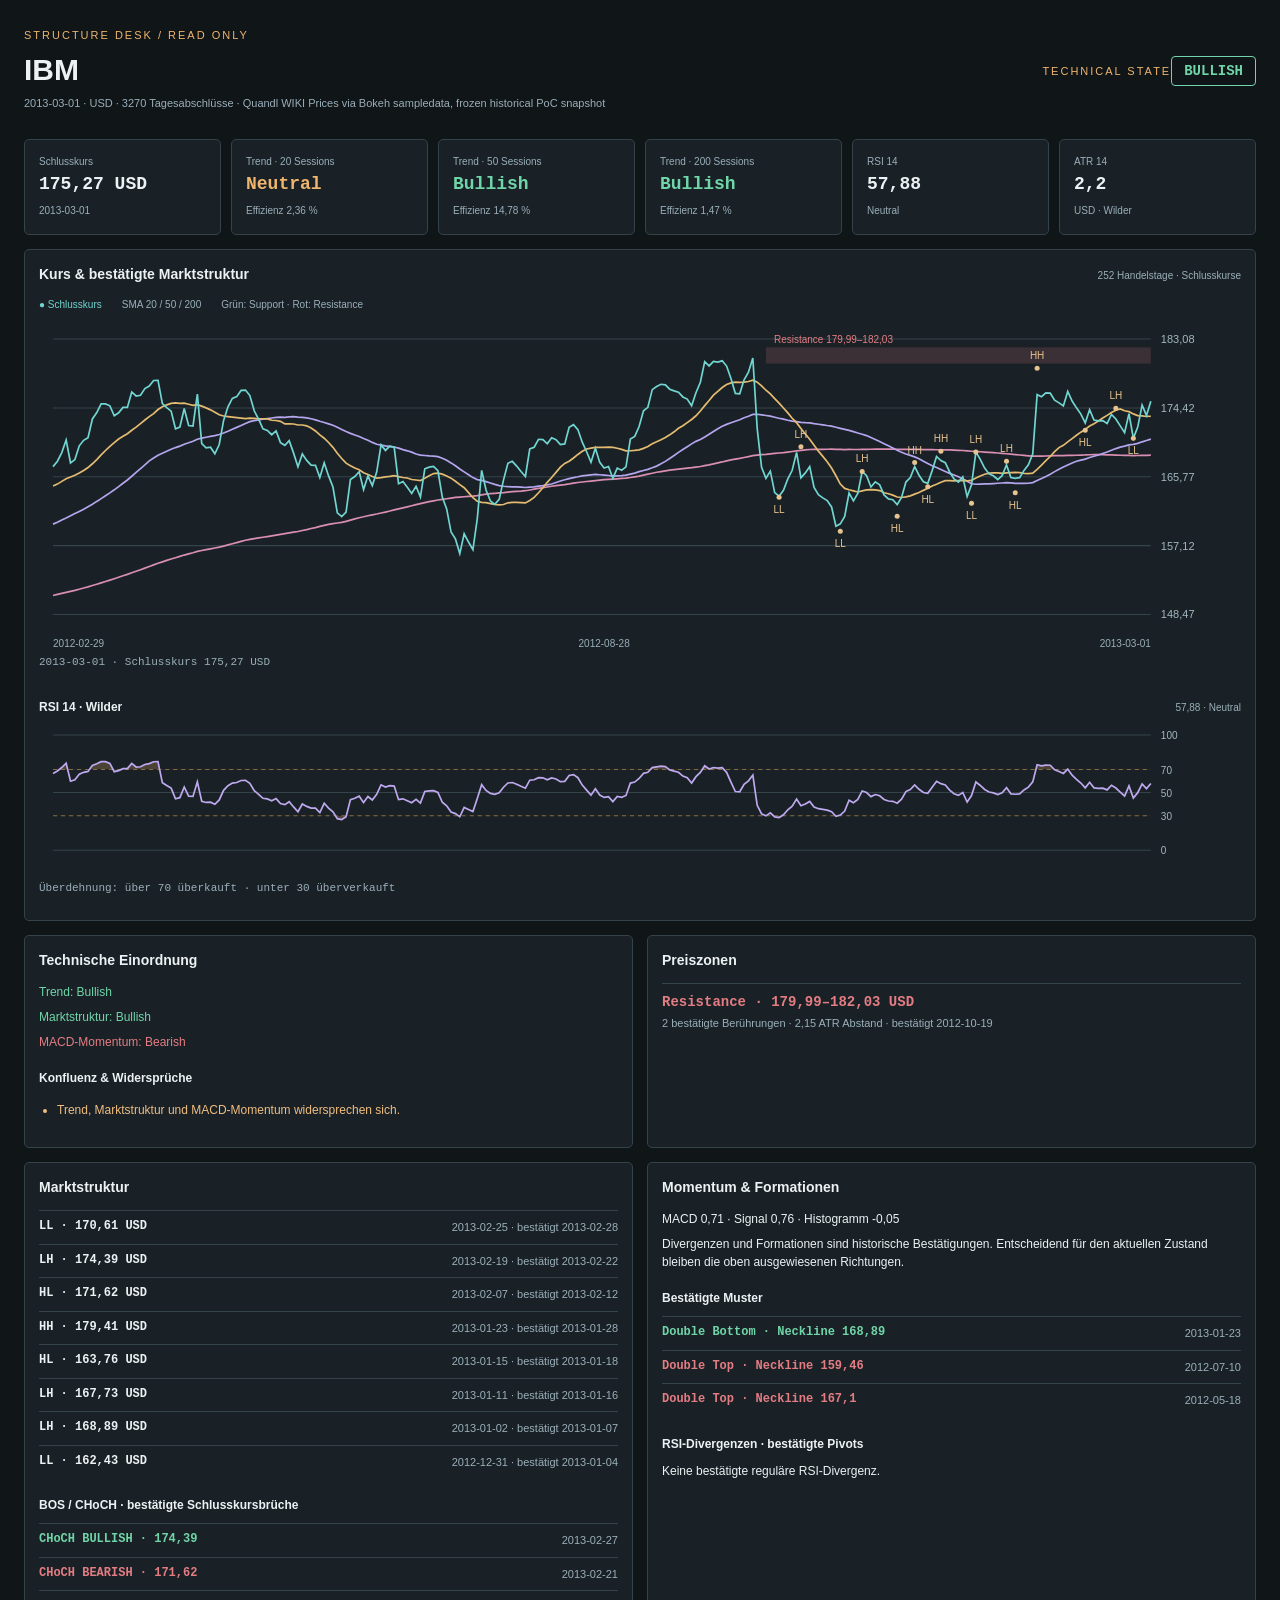
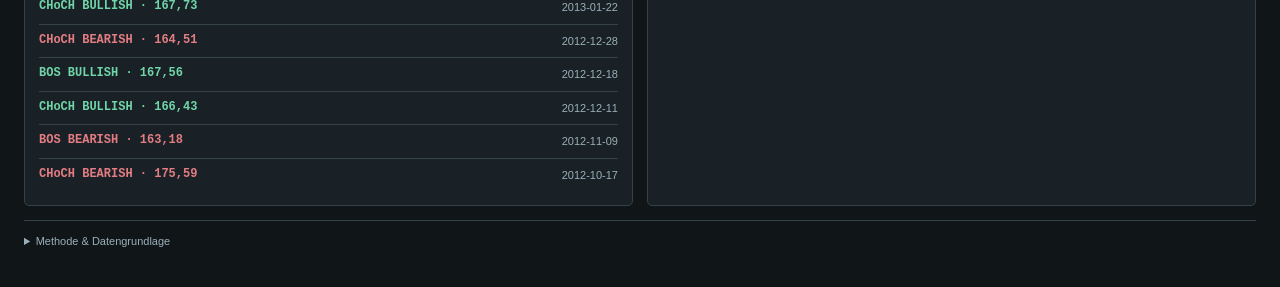
<file: docs/review/structure-desk/index.html>
<!doctype html><html lang="de"><head><meta charset="utf-8"><meta name="viewport" content="width=device-width,initial-scale=1">
<meta http-equiv="Content-Security-Policy" content="default-src 'none'; script-src 'unsafe-inline'; style-src 'unsafe-inline'; img-src data:; connect-src 'none'; base-uri 'none'; form-action 'none'">
<title>Structure Desk · technische Einordnung</title><style>:root{color-scheme:dark;--bg:#101518;--panel:#192126;--line:#34424a;--text:#edf1f3;--muted:#9aafb9;--green:#70d5a8;--red:#e47d83;--amber:#f0b56d}*{box-sizing:border-box}body{margin:0;background:var(--bg);color:var(--text);font:14px/1.5 "Segoe UI",Arial,sans-serif}main{padding:24px;width:100%;max-width:none}header{display:flex;justify-content:space-between;gap:20px;align-items:center;margin-bottom:20px}h1{font-size:30px;line-height:1.2;margin:7px 0}h2{font-size:14px;margin:0 0 12px}h3{font-size:12px;margin:18px 0 9px}p{margin:7px 0}small,header p{font-size:11px;color:var(--muted)}header small{letter-spacing:2px;color:var(--amber)}.badge{display:inline-block;padding:6px 12px;border:1px solid currentColor;border-radius:4px;font:bold 14px Consolas,monospace}.BULLISH{color:var(--green)}.BEARISH{color:var(--red)}.NEUTRAL,.UNAVAILABLE{color:var(--amber)}.metrics{display:grid;grid-template-columns:repeat(6,minmax(0,1fr));gap:10px;margin-bottom:14px}.metric,.panel,.chart-panel{background:var(--panel);border:1px solid var(--line);border-radius:5px;padding:14px;min-width:0}.metric span{display:block;color:var(--muted);font-size:10px}.metric strong{display:block;margin:5px 0;font:600 18px Consolas,monospace}.metric small{font-size:10px}.chart-panel{margin-bottom:14px}.section-head{display:flex;align-items:baseline;justify-content:space-between;gap:10px}.section-head span,.legend{color:var(--muted);font-size:10px}.legend{display:flex;gap:20px;margin-bottom:7px;flex-wrap:wrap}.legend span:first-child{color:#71d5d1}svg{width:100%;display:block;height:auto;touch-action:pan-y}#price-readout,#rsi-readout{font:11px Consolas,monospace;color:var(--muted);min-height:17px}.two-col{display:grid;grid-template-columns:1fr 1fr;gap:14px;margin-bottom:14px}.panel p,.panel li{font-size:12px}.panel ul{padding-left:18px}.event{display:flex;justify-content:space-between;gap:12px;border-top:1px solid var(--line);padding:8px 0;font-size:11px}.event b{font:600 12px Consolas,monospace}.event span{color:var(--muted);text-align:right}.zone{padding:9px 0;border-top:1px solid var(--line);font-size:12px}.zone strong{font:600 14px Consolas,monospace}.zone small{display:block;margin-top:4px}.conflict{color:#efbd80}details{color:var(--muted);font-size:11px;border-top:1px solid var(--line);padding:12px 0;overflow-wrap:anywhere}summary{cursor:pointer}details p{margin:10px 0}#evidence{max-width:1200px}#title,#meta{overflow-wrap:anywhere}@media(min-width:1800px){main{padding:28px}.chart-panel{padding:18px}}@media(max-width:1100px){.metrics{grid-template-columns:repeat(3,minmax(0,1fr))}}@media(max-width:650px){main{padding:12px}header{align-items:start}.metrics{grid-template-columns:repeat(2,minmax(0,1fr))}.two-col{grid-template-columns:1fr}h1{font-size:24px}.metric{padding:10px}.metric strong{font-size:15px}.badge{font-size:11px;padding:5px}.section-head{flex-wrap:wrap}.event{flex-wrap:wrap}.event span{text-align:left}}
:root .rsi-extension{color:var(--amber)}:root .rsi-neutral{color:var(--text)}
</style></head>
<body><main><header><div><small>STRUCTURE DESK / READ ONLY</small><h1 id="title"></h1><p id="meta"></p></div><div id="state"></div></header>
<section class="metrics" id="metrics" aria-label="Technischer Überblick"></section>
<section class="chart-panel"><div class="section-head"><h2>Kurs & bestätigte Marktstruktur</h2><span>252 Handelstage · Schlusskurse</span></div><div class="legend"><span>● Schlusskurs</span><span>SMA 20 / 50 / 200</span><span>Grün: Support · Rot: Resistance</span></div><div id="price-chart"></div><p id="price-readout"></p>
<div class="section-head"><h3>RSI 14 · Wilder</h3><span id="rsi-state"></span></div><div id="rsi-chart"></div><p id="rsi-readout"></p></section>
<div class="two-col"><section class="panel"><h2>Technische Einordnung</h2><div id="assessment"></div><h3>Konfluenz & Widersprüche</h3><ul id="conflicts"></ul></section>
<section class="panel"><h2>Preiszonen</h2><div id="zones"></div></section></div>
<div class="two-col"><section class="panel"><h2>Marktstruktur</h2><div id="swings"></div><h3>BOS / CHoCH · bestätigte Schlusskursbrüche</h3><div id="breaks"></div></section>
<section class="panel"><h2>Momentum & Formationen</h2><div id="trends"></div><h3>Bestätigte Muster</h3><div id="patterns"></div><h3>RSI-Divergenzen · bestätigte Pivots</h3><div id="divergences"></div></section></div>
<details><summary>Methode & Datengrundlage</summary><div id="evidence"></div></details></main>
<script id="report-data" type="application/json">{"schema_version": 1, "mode": "DESCRIPTIVE_READ_ONLY", "symbol": "IBM", "source": "Quandl WIKI Prices via Bokeh sampledata, frozen historical PoC snapshot", "currency": "USD", "adjustment": "OHLC × adj_close/close from retrospective adjusted snapshot; volume unadjusted", "as_of": "2013-03-01", "bars": 3270, "assessment": {"state": "BULLISH", "reasons": ["trend: BULLISH", "structure: BULLISH", "momentum: BEARISH"], "conflicts": ["Trend, close-confirmed structure and MACD momentum disagree."], "votes": {"trend": "BULLISH", "structure": "BULLISH", "momentum": "BEARISH"}}, "trends": [{"window": 20, "direction": "NEUTRAL", "sma": 173.3757782721565, "five_bar_slope": -0.5775939421260148, "efficiency": 0.02358735362173751, "distance_atr": 0.8633629254224147}, {"window": 50, "direction": "BULLISH", "sma": 170.50592745957158, "five_bar_slope": 0.7300948295739715, "efficiency": 0.14783987207530905, "distance_atr": 2.1705889349707737}, {"window": 200, "direction": "BULLISH", "sma": 168.48617128980615, "five_bar_slope": 0.03574074206241562, "efficiency": 0.014656413707636423, "distance_atr": 3.090594179314814}], "momentum": {"rsi14": 57.877374738186795, "rsi_state": "NEUTRAL", "macd": 0.7061883412413295, "signal": 0.7571174068130966, "histogram": -0.05092906557176713}, "atr14": 2.1953746265930327, "structure_bias": "BULLISH", "swings": [{"index": 3, "confirmed_index": 6, "kind": "H", "price": 81.56724970250288, "label": "H", "date": "2000-03-06", "confirmed_at": "2000-03-09"}, {"index": 8, "confirmed_index": 11, "kind": "L", "price": 75.32110895951938, "label": "L", "date": "2000-03-13", "confirmed_at": "2000-03-16"}, {"index": 18, "confirmed_index": 21, "kind": "H", "price": 94.24324121032473, "label": "HH", "date": "2000-03-27", "confirmed_at": "2000-03-30"}, {"index": 24, "confirmed_index": 27, "kind": "L", "price": 84.55070045738806, "label": "HL", "date": "2000-04-04", "confirmed_at": "2000-04-07"}, {"index": 26, "confirmed_index": 29, "kind": "H", "price": 94.05953118847218, "label": "LH", "date": "2000-04-06", "confirmed_at": "2000-04-11"}, {"index": 34, "confirmed_index": 37, "kind": "H", "price": 84.59479086263198, "label": "LH", "date": "2000-04-18", "confirmed_at": "2000-04-24"}, {"index": 37, "confirmed_index": 40, "kind": "L", "price": 74.40255885025681, "label": "LL", "date": "2000-04-24", "confirmed_at": "2000-04-27"}, {"index": 39, "confirmed_index": 42, "kind": "H", "price": 83.72767955948817, "label": "LH", "date": "2000-04-26", "confirmed_at": "2000-05-01"}, {"index": 43, "confirmed_index": 46, "kind": "H", "price": 83.49253073151736, "label": "LH", "date": "2000-05-02", "confirmed_at": "2000-05-05"}, {"index": 48, "confirmed_index": 51, "kind": "H", "price": 81.38429695093713, "label": "LH", "date": "2000-05-09", "confirmed_at": "2000-05-12"}, {"index": 52, "confirmed_index": 55, "kind": "L", "price": 75.04247232865303, "label": "HL", "date": "2000-05-15", "confirmed_at": "2000-05-18"}, {"index": 53, "confirmed_index": 56, "kind": "H", "price": 80.3763735480915, "label": "LH", "date": "2000-05-16", "confirmed_at": "2000-05-19"}, {"index": 57, "confirmed_index": 60, "kind": "L", "price": 76.1018954674099, "label": "HL", "date": "2000-05-22", "confirmed_at": "2000-05-25"}, {"index": 60, "confirmed_index": 63, "kind": "H", "price": 82.58350508716956, "label": "HH", "date": "2000-05-25", "confirmed_at": "2000-05-31"}, {"index": 69, "confirmed_index": 72, "kind": "H", "price": 89.98475284821058, "label": "HH", "date": "2000-06-08", "confirmed_at": "2000-06-13"}, {"index": 77, "confirmed_index": 80, "kind": "H", "price": 88.79290181710833, "label": "LH", "date": "2000-06-20", "confirmed_at": "2000-06-23"}, {"index": 88, "confirmed_index": 91, "kind": "L", "price": 73.5710513026005, "label": "LL", "date": "2000-07-06", "confirmed_at": "2000-07-11"}, {"index": 97, "confirmed_index": 100, "kind": "L", "price": 74.30676181562646, "label": "HL", "date": "2000-07-19", "confirmed_at": "2000-07-24"}, {"index": 98, "confirmed_index": 101, "kind": "H", "price": 86.67405553959357, "label": "LH", "date": "2000-07-20", "confirmed_at": "2000-07-25"}, {"index": 102, "confirmed_index": 105, "kind": "L", "price": 80.09680355314099, "label": "HL", "date": "2000-07-26", "confirmed_at": "2000-07-31"}, {"index": 115, "confirmed_index": 118, "kind": "H", "price": 91.09955387722916, "label": "HH", "date": "2000-08-14", "confirmed_at": "2000-08-17"}, {"index": 122, "confirmed_index": 125, "kind": "L", "price": 88.2860661594588, "label": "HL", "date": "2000-08-23", "confirmed_at": "2000-08-28"}, {"index": 129, "confirmed_index": 132, "kind": "H", "price": 99.3853488575738, "label": "HH", "date": "2000-09-01", "confirmed_at": "2000-09-07"}, {"index": 136, "confirmed_index": 139, "kind": "L", "price": 90.40722967442699, "label": "HL", "date": "2000-09-13", "confirmed_at": "2000-09-18"}, {"index": 137, "confirmed_index": 140, "kind": "H", "price": 95.15038697873142, "label": "LH", "date": "2000-09-14", "confirmed_at": "2000-09-19"}, {"index": 142, "confirmed_index": 145, "kind": "H", "price": 93.30909920532099, "label": "LH", "date": "2000-09-21", "confirmed_at": "2000-09-26"}, {"index": 151, "confirmed_index": 154, "kind": "L", "price": 79.95608027255234, "label": "LL", "date": "2000-10-04", "confirmed_at": "2000-10-09"}, {"index": 154, "confirmed_index": 157, "kind": "H", "price": 87.91780860477648, "label": "LH", "date": "2000-10-09", "confirmed_at": "2000-10-12"}, {"index": 157, "confirmed_index": 160, "kind": "L", "price": 75.949438077612, "label": "LL", "date": "2000-10-12", "confirmed_at": "2000-10-17"}, {"index": 161, "confirmed_index": 164, "kind": "L", "price": 66.47048862009801, "label": "LL", "date": "2000-10-18", "confirmed_at": "2000-10-23"}, {"index": 166, "confirmed_index": 169, "kind": "L", "price": 64.03262360810334, "label": "LL", "date": "2000-10-25", "confirmed_at": "2000-10-30"}, {"index": 176, "confirmed_index": 179, "kind": "H", "price": 76.51278007188704, "label": "LH", "date": "2000-11-08", "confirmed_at": "2000-11-13"}, {"index": 179, "confirmed_index": 182, "kind": "L", "price": 67.56723768854229, "label": "HL", "date": "2000-11-13", "confirmed_at": "2000-11-16"}, {"index": 185, "confirmed_index": 188, "kind": "H", "price": 76.97001307087106, "label": "HH", "date": "2000-11-21", "confirmed_at": "2000-11-27"}, {"index": 191, "confirmed_index": 194, "kind": "L", "price": 68.03184541331633, "label": "HL", "date": "2000-11-30", "confirmed_at": "2000-12-05"}, {"index": 194, "confirmed_index": 197, "kind": "H", "price": 77.25025265089347, "label": "HH", "date": "2000-12-05", "confirmed_at": "2000-12-08"}, {"index": 204, "confirmed_index": 207, "kind": "H", "price": 69.6469103613395, "label": "LH", "date": "2000-12-19", "confirmed_at": "2000-12-22"}, {"index": 206, "confirmed_index": 209, "kind": "L", "price": 59.04205467523179, "label": "LL", "date": "2000-12-21", "confirmed_at": "2000-12-27"}, {"index": 208, "confirmed_index": 211, "kind": "H", "price": 66.04804417579018, "label": "LH", "date": "2000-12-26", "confirmed_at": "2000-12-29"}, {"index": 210, "confirmed_index": 213, "kind": "L", "price": 60.56124818798381, "label": "HL", "date": "2000-12-28", "confirmed_at": "2001-01-03"}, {"index": 214, "confirmed_index": 217, "kind": "H", "price": 73.56288975586226, "label": "HH", "date": "2001-01-04", "confirmed_at": "2001-01-09"}, {"index": 219, "confirmed_index": 222, "kind": "L", "price": 67.29437283431002, "label": "HL", "date": "2001-01-11", "confirmed_at": "2001-01-17"}, {"index": 224, "confirmed_index": 227, "kind": "H", "price": 84.02762565195953, "label": "HH", "date": "2001-01-19", "confirmed_at": "2001-01-24"}, {"index": 232, "confirmed_index": 235, "kind": "H", "price": 86.09992359896718, "label": "HH", "date": "2001-01-31", "confirmed_at": "2001-02-05"}, {"index": 235, "confirmed_index": 238, "kind": "L", "price": 80.60575288537107, "label": "HL", "date": "2001-02-05", "confirmed_at": "2001-02-08"}, {"index": 238, "confirmed_index": 241, "kind": "H", "price": 87.26618813156364, "label": "HH", "date": "2001-02-08", "confirmed_at": "2001-02-13"}, {"index": 240, "confirmed_index": 243, "kind": "L", "price": 81.43367640365014, "label": "HL", "date": "2001-02-12", "confirmed_at": "2001-02-15"}, {"index": 243, "confirmed_index": 246, "kind": "H", "price": 87.59103688602886, "label": "HH", "date": "2001-02-15", "confirmed_at": "2001-02-21"}, {"index": 252, "confirmed_index": 255, "kind": "L", "price": 71.98353081918252, "label": "LL", "date": "2001-03-01", "confirmed_at": "2001-03-06"}, {"index": 255, "confirmed_index": 258, "kind": "H", "price": 80.0309204184556, "label": "LH", "date": "2001-03-06", "confirmed_at": "2001-03-09"}, {"index": 267, "confirmed_index": 270, "kind": "L", "price": 64.71134847488561, "label": "LL", "date": "2001-03-22", "confirmed_at": "2001-03-27"}, {"index": 270, "confirmed_index": 273, "kind": "H", "price": 73.82926237864925, "label": "LH", "date": "2001-03-27", "confirmed_at": "2001-03-30"}, {"index": 276, "confirmed_index": 279, "kind": "L", "price": 66.48325077197335, "label": "HL", "date": "2001-04-04", "confirmed_at": "2001-04-09"}, {"index": 281, "confirmed_index": 284, "kind": "H", "price": 75.26155006879507, "label": "HH", "date": "2001-04-11", "confirmed_at": "2001-04-17"}, {"index": 287, "confirmed_index": 290, "kind": "H", "price": 85.9372614087478, "label": "HH", "date": "2001-04-20", "confirmed_at": "2001-04-25"}, {"index": 295, "confirmed_index": 298, "kind": "H", "price": 87.81990759940304, "label": "HH", "date": "2001-05-02", "confirmed_at": "2001-05-07"}, {"index": 297, "confirmed_index": 300, "kind": "L", "price": 82.09813976505795, "label": "HL", "date": "2001-05-04", "confirmed_at": "2001-05-09"}, {"index": 301, "confirmed_index": 304, "kind": "H", "price": 87.88740774319746, "label": "HH", "date": "2001-05-10", "confirmed_at": "2001-05-15"}, {"index": 302, "confirmed_index": 305, "kind": "L", "price": 82.01839161635971, "label": "LL", "date": "2001-05-11", "confirmed_at": "2001-05-16"}, {"index": 308, "confirmed_index": 311, "kind": "H", "price": 88.62657854002859, "label": "HH", "date": "2001-05-21", "confirmed_at": "2001-05-24"}, {"index": 312, "confirmed_index": 315, "kind": "H", "price": 88.62657854002795, "label": "LH", "date": "2001-05-25", "confirmed_at": "2001-05-31"}, {"index": 315, "confirmed_index": 318, "kind": "L", "price": 82.52102775820505, "label": "HL", "date": "2001-05-31", "confirmed_at": "2001-06-05"}, {"index": 319, "confirmed_index": 322, "kind": "H", "price": 87.9613248228804, "label": "LH", "date": "2001-06-06", "confirmed_at": "2001-06-11"}, {"index": 324, "confirmed_index": 327, "kind": "H", "price": 87.56956430055968, "label": "LH", "date": "2001-06-13", "confirmed_at": "2001-06-18"}, {"index": 328, "confirmed_index": 331, "kind": "H", "price": 86.66777592842655, "label": "LH", "date": "2001-06-19", "confirmed_at": "2001-06-22"}, {"index": 333, "confirmed_index": 336, "kind": "L", "price": 82.12187552791599, "label": "LL", "date": "2001-06-26", "confirmed_at": "2001-06-29"}, {"index": 335, "confirmed_index": 338, "kind": "H", "price": 86.44602468937723, "label": "LH", "date": "2001-06-28", "confirmed_at": "2001-07-03"}, {"index": 343, "confirmed_index": 346, "kind": "L", "price": 75.07018612614918, "label": "LL", "date": "2001-07-11", "confirmed_at": "2001-07-16"}, {"index": 346, "confirmed_index": 349, "kind": "H", "price": 80.85050175736725, "label": "LH", "date": "2001-07-16", "confirmed_at": "2001-07-19"}, {"index": 353, "confirmed_index": 356, "kind": "L", "price": 75.9350159584412, "label": "HL", "date": "2001-07-25", "confirmed_at": "2001-07-30"}, {"index": 360, "confirmed_index": 363, "kind": "H", "price": 81.37531302311706, "label": "HH", "date": "2001-08-03", "confirmed_at": "2001-08-08"}, {"index": 364, "confirmed_index": 367, "kind": "L", "price": 76.01484484372013, "label": "HL", "date": "2001-08-09", "confirmed_at": "2001-08-14"}, {"index": 367, "confirmed_index": 370, "kind": "H", "price": 79.08652552630392, "label": "LH", "date": "2001-08-14", "confirmed_at": "2001-08-17"}, {"index": 372, "confirmed_index": 375, "kind": "L", "price": 75.05263161785005, "label": "LL", "date": "2001-08-21", "confirmed_at": "2001-08-24"}, {"index": 376, "confirmed_index": 379, "kind": "H", "price": 80.08574695316885, "label": "HH", "date": "2001-08-27", "confirmed_at": "2001-08-30"}, {"index": 379, "confirmed_index": 382, "kind": "L", "price": 73.17261500730416, "label": "LL", "date": "2001-08-30", "confirmed_at": "2001-09-05"}, {"index": 390, "confirmed_index": 393, "kind": "L", "price": 66.24467978104109, "label": "LL", "date": "2001-09-21", "confirmed_at": "2001-09-26"}, {"index": 392, "confirmed_index": 395, "kind": "H", "price": 71.05574591039085, "label": "LH", "date": "2001-09-25", "confirmed_at": "2001-09-28"}, {"index": 394, "confirmed_index": 397, "kind": "L", "price": 64.75695010104225, "label": "LL", "date": "2001-09-27", "confirmed_at": "2001-10-02"}, {"index": 403, "confirmed_index": 406, "kind": "L", "price": 70.24156548850026, "label": "HL", "date": "2001-10-10", "confirmed_at": "2001-10-15"}, {"index": 408, "confirmed_index": 411, "kind": "H", "price": 78.97550092331963, "label": "HH", "date": "2001-10-17", "confirmed_at": "2001-10-22"}, {"index": 415, "confirmed_index": 418, "kind": "H", "price": 82.97238663077891, "label": "HH", "date": "2001-10-26", "confirmed_at": "2001-10-31"}, {"index": 419, "confirmed_index": 422, "kind": "L", "price": 79.12353372729932, "label": "HL", "date": "2001-11-01", "confirmed_at": "2001-11-06"}, {"index": 426, "confirmed_index": 429, "kind": "L", "price": 83.0373630848576, "label": "HL", "date": "2001-11-12", "confirmed_at": "2001-11-15"}, {"index": 427, "confirmed_index": 430, "kind": "H", "price": 86.7056803295703, "label": "HH", "date": "2001-11-13", "confirmed_at": "2001-11-16"}, {"index": 430, "confirmed_index": 433, "kind": "L", "price": 83.4079001802835, "label": "HL", "date": "2001-11-16", "confirmed_at": "2001-11-21"}, {"index": 432, "confirmed_index": 435, "kind": "H", "price": 86.55746549140041, "label": "LH", "date": "2001-11-20", "confirmed_at": "2001-11-26"}, {"index": 438, "confirmed_index": 441, "kind": "L", "price": 82.85950527905331, "label": "LL", "date": "2001-11-29", "confirmed_at": "2001-12-04"}, {"index": 442, "confirmed_index": 445, "kind": "H", "price": 90.3962298000086, "label": "HH", "date": "2001-12-05", "confirmed_at": "2001-12-10"}, {"index": 447, "confirmed_index": 450, "kind": "H", "price": 91.3077510547555, "label": "HH", "date": "2001-12-12", "confirmed_at": "2001-12-17"}, {"index": 449, "confirmed_index": 452, "kind": "L", "price": 88.49166912952175, "label": "HL", "date": "2001-12-14", "confirmed_at": "2001-12-19"}, {"index": 452, "confirmed_index": 455, "kind": "H", "price": 92.41195159912333, "label": "HH", "date": "2001-12-19", "confirmed_at": "2001-12-24"}, {"index": 457, "confirmed_index": 460, "kind": "H", "price": 91.84132447216794, "label": "LH", "date": "2001-12-27", "confirmed_at": "2002-01-02"}, {"index": 460, "confirmed_index": 463, "kind": "L", "price": 88.78068806395325, "label": "HL", "date": "2002-01-02", "confirmed_at": "2002-01-07"}, {"index": 465, "confirmed_index": 468, "kind": "H", "price": 93.66436698166197, "label": "HH", "date": "2002-01-09", "confirmed_at": "2002-01-14"}, {"index": 468, "confirmed_index": 471, "kind": "L", "price": 86.77978774865552, "label": "LL", "date": "2002-01-14", "confirmed_at": "2002-01-17"}, {"index": 471, "confirmed_index": 474, "kind": "H", "price": 89.33649370709117, "label": "LH", "date": "2002-01-17", "confirmed_at": "2002-01-23"}, {"index": 474, "confirmed_index": 477, "kind": "L", "price": 79.29493842106007, "label": "LL", "date": "2002-01-23", "confirmed_at": "2002-01-28"}, {"index": 479, "confirmed_index": 482, "kind": "L", "price": 74.84849327595383, "label": "LL", "date": "2002-01-30", "confirmed_at": "2002-02-04"}, {"index": 481, "confirmed_index": 484, "kind": "H", "price": 80.99940906001733, "label": "LH", "date": "2002-02-01", "confirmed_at": "2002-02-06"}, {"index": 486, "confirmed_index": 489, "kind": "L", "price": 76.1414616726869, "label": "HL", "date": "2002-02-08", "confirmed_at": "2002-02-13"}, {"index": 490, "confirmed_index": 493, "kind": "H", "price": 80.9944502638516, "label": "LH", "date": "2002-02-14", "confirmed_at": "2002-02-20"}, {"index": 495, "confirmed_index": 498, "kind": "L", "price": 71.05843845411295, "label": "LL", "date": "2002-02-22", "confirmed_at": "2002-02-27"}, {"index": 507, "confirmed_index": 510, "kind": "H", "price": 80.77183610829367, "label": "LH", "date": "2002-03-12", "confirmed_at": "2002-03-15"}, {"index": 517, "confirmed_index": 520, "kind": "L", "price": 75.911427045277, "label": "HL", "date": "2002-03-26", "confirmed_at": "2002-04-01"}, {"index": 528, "confirmed_index": 531, "kind": "L", "price": 61.842212414011684, "label": "LL", "date": "2002-04-11", "confirmed_at": "2002-04-16"}, {"index": 532, "confirmed_index": 535, "kind": "L", "price": 62.3319635562394, "label": "HL", "date": "2002-04-17", "confirmed_at": "2002-04-22"}, {"index": 534, "confirmed_index": 537, "kind": "H", "price": 66.80650808295513, "label": "LH", "date": "2002-04-19", "confirmed_at": "2002-04-24"}, {"index": 546, "confirmed_index": 549, "kind": "L", "price": 56.33622229987688, "label": "LL", "date": "2002-05-07", "confirmed_at": "2002-05-10"}, {"index": 552, "confirmed_index": 555, "kind": "H", "price": 64.29642210446106, "label": "LH", "date": "2002-05-15", "confirmed_at": "2002-05-20"}, {"index": 567, "confirmed_index": 570, "kind": "H", "price": 60.1780017268604, "label": "LH", "date": "2002-06-06", "confirmed_at": "2002-06-11"}, {"index": 573, "confirmed_index": 576, "kind": "L", "price": 54.45384344030261, "label": "LL", "date": "2002-06-14", "confirmed_at": "2002-06-19"}, {"index": 574, "confirmed_index": 577, "kind": "H", "price": 57.79913075062816, "label": "LH", "date": "2002-06-17", "confirmed_at": "2002-06-20"}, {"index": 581, "confirmed_index": 584, "kind": "L", "price": 49.13855360278505, "label": "LL", "date": "2002-06-26", "confirmed_at": "2002-07-01"}, {"index": 583, "confirmed_index": 586, "kind": "H", "price": 54.72890039692927, "label": "LH", "date": "2002-06-28", "confirmed_at": "2002-07-03"}, {"index": 587, "confirmed_index": 590, "kind": "H", "price": 54.93705160734996, "label": "HH", "date": "2002-07-05", "confirmed_at": "2002-07-10"}, {"index": 593, "confirmed_index": 596, "kind": "L", "price": 49.510252192821454, "label": "HL", "date": "2002-07-15", "confirmed_at": "2002-07-18"}, {"index": 596, "confirmed_index": 599, "kind": "H", "price": 55.16007076137165, "label": "HH", "date": "2002-07-18", "confirmed_at": "2002-07-23"}, {"index": 600, "confirmed_index": 603, "kind": "L", "price": 48.841194730756015, "label": "LL", "date": "2002-07-24", "confirmed_at": "2002-07-29"}, {"index": 604, "confirmed_index": 607, "kind": "H", "price": 54.044974991262876, "label": "LH", "date": "2002-07-30", "confirmed_at": "2002-08-02"}, {"index": 608, "confirmed_index": 611, "kind": "L", "price": 48.95270430776686, "label": "HL", "date": "2002-08-05", "confirmed_at": "2002-08-08"}, {"index": 618, "confirmed_index": 621, "kind": "H", "price": 61.72401959662995, "label": "HH", "date": "2002-08-19", "confirmed_at": "2002-08-22"}, {"index": 630, "confirmed_index": 633, "kind": "L", "price": 53.26816416607253, "label": "HL", "date": "2002-09-05", "confirmed_at": "2002-09-10"}, {"index": 634, "confirmed_index": 637, "kind": "H", "price": 57.738219900287696, "label": "LH", "date": "2002-09-11", "confirmed_at": "2002-09-16"}, {"index": 643, "confirmed_index": 646, "kind": "L", "price": 44.365303162091806, "label": "LL", "date": "2002-09-24", "confirmed_at": "2002-09-27"}, {"index": 645, "confirmed_index": 648, "kind": "H", "price": 48.33620267265387, "label": "LH", "date": "2002-09-26", "confirmed_at": "2002-10-01"}, {"index": 647, "confirmed_index": 650, "kind": "L", "price": 43.20308867119649, "label": "LL", "date": "2002-09-30", "confirmed_at": "2002-10-03"}, {"index": 655, "confirmed_index": 658, "kind": "L", "price": 40.237951700832596, "label": "LL", "date": "2002-10-10", "confirmed_at": "2002-10-15"}, {"index": 662, "confirmed_index": 665, "kind": "H", "price": 56.546205037830596, "label": "HH", "date": "2002-10-21", "confirmed_at": "2002-10-24"}, {"index": 665, "confirmed_index": 668, "kind": "L", "price": 53.45441648833141, "label": "HL", "date": "2002-10-24", "confirmed_at": "2002-10-29"}, {"index": 672, "confirmed_index": 675, "kind": "H", "price": 62.43922851410513, "label": "HH", "date": "2002-11-04", "confirmed_at": "2002-11-07"}, {"index": 677, "confirmed_index": 680, "kind": "L", "price": 57.24733059354221, "label": "HL", "date": "2002-11-11", "confirmed_at": "2002-11-14"}, {"index": 680, "confirmed_index": 683, "kind": "H", "price": 60.44929993182505, "label": "LH", "date": "2002-11-14", "confirmed_at": "2002-11-19"}, {"index": 683, "confirmed_index": 686, "kind": "L", "price": 58.098203564554225, "label": "HL", "date": "2002-11-19", "confirmed_at": "2002-11-22"}, {"index": 691, "confirmed_index": 694, "kind": "H", "price": 66.77113683048644, "label": "HH", "date": "2002-12-02", "confirmed_at": "2002-12-05"}, {"index": 703, "confirmed_index": 706, "kind": "L", "price": 58.39675548420815, "label": "HL", "date": "2002-12-18", "confirmed_at": "2002-12-23"}, {"index": 706, "confirmed_index": 709, "kind": "H", "price": 60.82995362938358, "label": "LH", "date": "2002-12-23", "confirmed_at": "2002-12-27"}, {"index": 710, "confirmed_index": 713, "kind": "L", "price": 56.426312814495205, "label": "LL", "date": "2002-12-30", "confirmed_at": "2003-01-03"}, {"index": 719, "confirmed_index": 722, "kind": "H", "price": 66.3904831329283, "label": "HH", "date": "2003-01-13", "confirmed_at": "2003-01-16"}, {"index": 728, "confirmed_index": 731, "kind": "L", "price": 57.92653621075383, "label": "HL", "date": "2003-01-27", "confirmed_at": "2003-01-30"}, {"index": 731, "confirmed_index": 734, "kind": "H", "price": 60.680677669556616, "label": "LH", "date": "2003-01-30", "confirmed_at": "2003-02-04"}, {"index": 734, "confirmed_index": 737, "kind": "L", "price": 56.91145968393183, "label": "LL", "date": "2003-02-04", "confirmed_at": "2003-02-07"}, {"index": 735, "confirmed_index": 738, "kind": "H", "price": 58.889366151636, "label": "LH", "date": "2003-02-05", "confirmed_at": "2003-02-10"}, {"index": 739, "confirmed_index": 742, "kind": "H", "price": 59.05567856018703, "label": "HH", "date": "2003-02-11", "confirmed_at": "2003-02-14"}, {"index": 741, "confirmed_index": 744, "kind": "L", "price": 55.57081770048756, "label": "LL", "date": "2003-02-13", "confirmed_at": "2003-02-19"}, {"index": 745, "confirmed_index": 748, "kind": "H", "price": 59.863328716512676, "label": "HH", "date": "2003-02-20", "confirmed_at": "2003-02-25"}, {"index": 756, "confirmed_index": 759, "kind": "H", "price": 58.322810825743765, "label": "LH", "date": "2003-03-07", "confirmed_at": "2003-03-12"}, {"index": 759, "confirmed_index": 762, "kind": "L", "price": 54.71829809103351, "label": "LL", "date": "2003-03-12", "confirmed_at": "2003-03-17"}, {"index": 766, "confirmed_index": 769, "kind": "H", "price": 63.490276177788, "label": "HH", "date": "2003-03-21", "confirmed_at": "2003-03-26"}, {"index": 773, "confirmed_index": 776, "kind": "L", "price": 58.42002797419002, "label": "HL", "date": "2003-04-01", "confirmed_at": "2003-04-04"}, {"index": 775, "confirmed_index": 778, "kind": "H", "price": 62.428365787063846, "label": "LH", "date": "2003-04-03", "confirmed_at": "2003-04-08"}, {"index": 780, "confirmed_index": 783, "kind": "L", "price": 58.4275062163787, "label": "HL", "date": "2003-04-10", "confirmed_at": "2003-04-15"}, {"index": 787, "confirmed_index": 790, "kind": "H", "price": 64.35775227161845, "label": "HH", "date": "2003-04-22", "confirmed_at": "2003-04-25"}, {"index": 791, "confirmed_index": 794, "kind": "L", "price": 62.53306117769854, "label": "HL", "date": "2003-04-28", "confirmed_at": "2003-05-01"}, {"index": 795, "confirmed_index": 798, "kind": "L", "price": 63.15375527931872, "label": "HL", "date": "2003-05-02", "confirmed_at": "2003-05-07"}, {"index": 797, "confirmed_index": 800, "kind": "H", "price": 66.0627914905273, "label": "HH", "date": "2003-05-06", "confirmed_at": "2003-05-09"}, {"index": 799, "confirmed_index": 802, "kind": "L", "price": 64.2442948796379, "label": "HL", "date": "2003-05-08", "confirmed_at": "2003-05-13"}, {"index": 803, "confirmed_index": 806, "kind": "H", "price": 67.72809629293663, "label": "HH", "date": "2003-05-14", "confirmed_at": "2003-05-19"}, {"index": 807, "confirmed_index": 810, "kind": "L", "price": 63.59997891932889, "label": "LL", "date": "2003-05-20", "confirmed_at": "2003-05-23"}, {"index": 811, "confirmed_index": 814, "kind": "L", "price": 63.31528116942508, "label": "LL", "date": "2003-05-27", "confirmed_at": "2003-05-30"}, {"index": 815, "confirmed_index": 818, "kind": "H", "price": 66.73914621432314, "label": "LH", "date": "2003-06-02", "confirmed_at": "2003-06-05"}, {"index": 820, "confirmed_index": 823, "kind": "L", "price": 59.79401952587632, "label": "LL", "date": "2003-06-09", "confirmed_at": "2003-06-12"}, {"index": 823, "confirmed_index": 826, "kind": "H", "price": 63.66740733378068, "label": "LH", "date": "2003-06-12", "confirmed_at": "2003-06-17"}, {"index": 828, "confirmed_index": 831, "kind": "H", "price": 63.89966076133368, "label": "HH", "date": "2003-06-19", "confirmed_at": "2003-06-24"}, {"index": 832, "confirmed_index": 835, "kind": "L", "price": 61.50220602529987, "label": "HL", "date": "2003-06-25", "confirmed_at": "2003-06-30"}, {"index": 836, "confirmed_index": 839, "kind": "L", "price": 60.985254847843315, "label": "LL", "date": "2003-07-01", "confirmed_at": "2003-07-07"}, {"index": 840, "confirmed_index": 843, "kind": "H", "price": 64.99349948464818, "label": "HH", "date": "2003-07-08", "confirmed_at": "2003-07-11"}, {"index": 842, "confirmed_index": 845, "kind": "L", "price": 62.5361083802142, "label": "HL", "date": "2003-07-10", "confirmed_at": "2003-07-15"}, {"index": 846, "confirmed_index": 849, "kind": "H", "price": 65.203276774051, "label": "HH", "date": "2003-07-16", "confirmed_at": "2003-07-21"}, {"index": 852, "confirmed_index": 855, "kind": "L", "price": 61.067667354394, "label": "LL", "date": "2003-07-24", "confirmed_at": "2003-07-29"}, {"index": 853, "confirmed_index": 856, "kind": "H", "price": 62.73839362356697, "label": "LH", "date": "2003-07-25", "confirmed_at": "2003-07-30"}, {"index": 861, "confirmed_index": 864, "kind": "L", "price": 59.10321812072151, "label": "LL", "date": "2003-08-06", "confirmed_at": "2003-08-11"}, {"index": 873, "confirmed_index": 876, "kind": "H", "price": 63.59995731217489, "label": "HH", "date": "2003-08-22", "confirmed_at": "2003-08-27"}, {"index": 875, "confirmed_index": 878, "kind": "L", "price": 61.01001570774764, "label": "HL", "date": "2003-08-26", "confirmed_at": "2003-08-29"}, {"index": 884, "confirmed_index": 887, "kind": "H", "price": 67.54117279717136, "label": "HH", "date": "2003-09-09", "confirmed_at": "2003-09-12"}, {"index": 886, "confirmed_index": 889, "kind": "L", "price": 64.86114626737354, "label": "HL", "date": "2003-09-11", "confirmed_at": "2003-09-16"}, {"index": 892, "confirmed_index": 895, "kind": "H", "price": 70.16864978716931, "label": "HH", "date": "2003-09-19", "confirmed_at": "2003-09-24"}, {"index": 899, "confirmed_index": 902, "kind": "L", "price": 65.98720783451499, "label": "HL", "date": "2003-09-30", "confirmed_at": "2003-10-03"}, {"index": 906, "confirmed_index": 909, "kind": "H", "price": 70.26624178965412, "label": "HH", "date": "2003-10-09", "confirmed_at": "2003-10-14"}, {"index": 910, "confirmed_index": 913, "kind": "H", "price": 70.97190703839729, "label": "HH", "date": "2003-10-15", "confirmed_at": "2003-10-20"}, {"index": 911, "confirmed_index": 914, "kind": "L", "price": 66.55774569520068, "label": "HL", "date": "2003-10-16", "confirmed_at": "2003-10-21"}, {"index": 916, "confirmed_index": 919, "kind": "L", "price": 65.70944598128669, "label": "LL", "date": "2003-10-23", "confirmed_at": "2003-10-28"}, {"index": 923, "confirmed_index": 926, "kind": "H", "price": 68.1942885061134, "label": "LH", "date": "2003-11-03", "confirmed_at": "2003-11-06"}, {"index": 926, "confirmed_index": 929, "kind": "L", "price": 65.97001567000241, "label": "HL", "date": "2003-11-06", "confirmed_at": "2003-11-11"}, {"index": 931, "confirmed_index": 934, "kind": "H", "price": 68.79773179995209, "label": "HH", "date": "2003-11-13", "confirmed_at": "2003-11-18"}, {"index": 937, "confirmed_index": 940, "kind": "L", "price": 66.35356227273472, "label": "HL", "date": "2003-11-21", "confirmed_at": "2003-11-26"}, {"index": 943, "confirmed_index": 946, "kind": "H", "price": 68.79773179995213, "label": "HH", "date": "2003-12-02", "confirmed_at": "2003-12-05"}, {"index": 945, "confirmed_index": 948, "kind": "L", "price": 67.7072561647322, "label": "HL", "date": "2003-12-04", "confirmed_at": "2003-12-09"}, {"index": 959, "confirmed_index": 962, "kind": "L", "price": 69.32416831350714, "label": "HL", "date": "2003-12-24", "confirmed_at": "2003-12-30"}, {"index": 961, "confirmed_index": 964, "kind": "H", "price": 70.48984916494936, "label": "HH", "date": "2003-12-29", "confirmed_at": "2004-01-02"}, {"index": 964, "confirmed_index": 967, "kind": "L", "price": 68.58715719453075, "label": "LL", "date": "2004-01-02", "confirmed_at": "2004-01-07"}, {"index": 967, "confirmed_index": 970, "kind": "H", "price": 70.22663090817143, "label": "LH", "date": "2004-01-07", "confirmed_at": "2004-01-12"}, {"index": 971, "confirmed_index": 974, "kind": "L", "price": 66.94016295926671, "label": "LL", "date": "2004-01-13", "confirmed_at": "2004-01-16"}, {"index": 979, "confirmed_index": 982, "kind": "H", "price": 75.09240839774, "label": "HH", "date": "2004-01-26", "confirmed_at": "2004-01-29"}, {"index": 982, "confirmed_index": 985, "kind": "L", "price": 72.61063626241173, "label": "HL", "date": "2004-01-29", "confirmed_at": "2004-02-03"}, {"index": 986, "confirmed_index": 989, "kind": "H", "price": 75.52859865182798, "label": "HH", "date": "2004-02-04", "confirmed_at": "2004-02-09"}, {"index": 987, "confirmed_index": 990, "kind": "L", "price": 73.89664545980857, "label": "HL", "date": "2004-02-05", "confirmed_at": "2004-02-10"}, {"index": 991, "confirmed_index": 994, "kind": "H", "price": 75.56034689794802, "label": "HH", "date": "2004-02-11", "confirmed_at": "2004-02-17"}, {"index": 999, "confirmed_index": 1002, "kind": "L", "price": 71.71114569519135, "label": "LL", "date": "2004-02-24", "confirmed_at": "2004-02-27"}, {"index": 1004, "confirmed_index": 1007, "kind": "H", "price": 73.5189897043138, "label": "LH", "date": "2004-03-02", "confirmed_at": "2004-03-05"}, {"index": 1013, "confirmed_index": 1016, "kind": "L", "price": 68.4570264787717, "label": "LL", "date": "2004-03-15", "confirmed_at": "2004-03-18"}, {"index": 1015, "confirmed_index": 1018, "kind": "H", "price": 70.64903733983276, "label": "LH", "date": "2004-03-17", "confirmed_at": "2004-03-22"}, {"index": 1018, "confirmed_index": 1021, "kind": "L", "price": 68.00506547649057, "label": "LL", "date": "2004-03-22", "confirmed_at": "2004-03-25"}, {"index": 1023, "confirmed_index": 1026, "kind": "H", "price": 70.51344903914796, "label": "LH", "date": "2004-03-29", "confirmed_at": "2004-04-01"}, {"index": 1024, "confirmed_index": 1027, "kind": "L", "price": 68.81106259722466, "label": "HL", "date": "2004-03-30", "confirmed_at": "2004-04-02"}, {"index": 1027, "confirmed_index": 1030, "kind": "H", "price": 71.22152127605402, "label": "HH", "date": "2004-04-02", "confirmed_at": "2004-04-07"}, {"index": 1031, "confirmed_index": 1034, "kind": "H", "price": 71.10099834211265, "label": "LH", "date": "2004-04-08", "confirmed_at": "2004-04-14"}, {"index": 1040, "confirmed_index": 1043, "kind": "L", "price": 67.56816984095228, "label": "LL", "date": "2004-04-22", "confirmed_at": "2004-04-27"}, {"index": 1043, "confirmed_index": 1046, "kind": "H", "price": 69.29315433299024, "label": "LH", "date": "2004-04-27", "confirmed_at": "2004-04-30"}, {"index": 1047, "confirmed_index": 1050, "kind": "L", "price": 65.68590292012138, "label": "LL", "date": "2004-05-03", "confirmed_at": "2004-05-06"}, {"index": 1049, "confirmed_index": 1052, "kind": "H", "price": 67.60583325780915, "label": "LH", "date": "2004-05-05", "confirmed_at": "2004-05-10"}, {"index": 1054, "confirmed_index": 1057, "kind": "L", "price": 64.24881738193697, "label": "LL", "date": "2004-05-12", "confirmed_at": "2004-05-17"}, {"index": 1059, "confirmed_index": 1062, "kind": "H", "price": 67.08687604448478, "label": "LH", "date": "2004-05-19", "confirmed_at": "2004-05-24"}, {"index": 1063, "confirmed_index": 1066, "kind": "L", "price": 65.32818543710735, "label": "HL", "date": "2004-05-25", "confirmed_at": "2004-05-28"}, {"index": 1065, "confirmed_index": 1068, "kind": "H", "price": 67.23783661164117, "label": "HH", "date": "2004-05-27", "confirmed_at": "2004-06-02"}, {"index": 1067, "confirmed_index": 1070, "kind": "L", "price": 65.8942875639461, "label": "HL", "date": "2004-06-01", "confirmed_at": "2004-06-04"}, {"index": 1076, "confirmed_index": 1079, "kind": "H", "price": 68.84556665186129, "label": "HH", "date": "2004-06-15", "confirmed_at": "2004-06-18"}, {"index": 1083, "confirmed_index": 1086, "kind": "H", "price": 68.62667382948416, "label": "LH", "date": "2004-06-24", "confirmed_at": "2004-06-29"}, {"index": 1094, "confirmed_index": 1097, "kind": "L", "price": 62.96565256110344, "label": "LL", "date": "2004-07-12", "confirmed_at": "2004-07-15"}, {"index": 1101, "confirmed_index": 1104, "kind": "H", "price": 65.7508750251471, "label": "LH", "date": "2004-07-21", "confirmed_at": "2004-07-26"}, {"index": 1103, "confirmed_index": 1106, "kind": "L", "price": 63.78083962375059, "label": "HL", "date": "2004-07-23", "confirmed_at": "2004-07-28"}, {"index": 1108, "confirmed_index": 1111, "kind": "H", "price": 65.96976784752374, "label": "HH", "date": "2004-07-30", "confirmed_at": "2004-08-04"}, {"index": 1117, "confirmed_index": 1120, "kind": "L", "price": 61.951645295814416, "label": "LL", "date": "2004-08-12", "confirmed_at": "2004-08-17"}, {"index": 1124, "confirmed_index": 1127, "kind": "H", "price": 64.63697302231179, "label": "LH", "date": "2004-08-23", "confirmed_at": "2004-08-26"}, {"index": 1125, "confirmed_index": 1128, "kind": "L", "price": 63.8048996422698, "label": "HL", "date": "2004-08-24", "confirmed_at": "2004-08-27"}, {"index": 1130, "confirmed_index": 1133, "kind": "L", "price": 63.27539840042607, "label": "LL", "date": "2004-08-31", "confirmed_at": "2004-09-03"}, {"index": 1138, "confirmed_index": 1141, "kind": "H", "price": 66.02124055456288, "label": "HH", "date": "2004-09-13", "confirmed_at": "2004-09-16"}, {"index": 1146, "confirmed_index": 1149, "kind": "L", "price": 62.965261958773965, "label": "LL", "date": "2004-09-23", "confirmed_at": "2004-09-28"}, {"index": 1155, "confirmed_index": 1158, "kind": "H", "price": 66.64151343786652, "label": "HH", "date": "2004-10-06", "confirmed_at": "2004-10-11"}, {"index": 1163, "confirmed_index": 1166, "kind": "L", "price": 63.75951382154066, "label": "HL", "date": "2004-10-18", "confirmed_at": "2004-10-21"}, {"index": 1164, "confirmed_index": 1167, "kind": "H", "price": 67.8744949010182, "label": "HH", "date": "2004-10-19", "confirmed_at": "2004-10-22"}, {"index": 1167, "confirmed_index": 1170, "kind": "L", "price": 66.02880485801778, "label": "HL", "date": "2004-10-22", "confirmed_at": "2004-10-27"}, {"index": 1185, "confirmed_index": 1188, "kind": "H", "price": 73.23477566513633, "label": "HH", "date": "2004-11-17", "confirmed_at": "2004-11-22"}, {"index": 1188, "confirmed_index": 1191, "kind": "L", "price": 71.36279081681933, "label": "HL", "date": "2004-11-22", "confirmed_at": "2004-11-26"}, {"index": 1193, "confirmed_index": 1196, "kind": "L", "price": 71.423421905024, "label": "HL", "date": "2004-11-30", "confirmed_at": "2004-12-03"}, {"index": 1198, "confirmed_index": 1201, "kind": "H", "price": 74.46255520127974, "label": "HH", "date": "2004-12-07", "confirmed_at": "2004-12-10"}, {"index": 1200, "confirmed_index": 1203, "kind": "L", "price": 72.5375181507834, "label": "HL", "date": "2004-12-09", "confirmed_at": "2004-12-14"}, {"index": 1205, "confirmed_index": 1208, "kind": "H", "price": 74.38676634102428, "label": "LH", "date": "2004-12-16", "confirmed_at": "2004-12-21"}, {"index": 1206, "confirmed_index": 1209, "kind": "L", "price": 72.908883566037, "label": "HL", "date": "2004-12-17", "confirmed_at": "2004-12-22"}, {"index": 1216, "confirmed_index": 1219, "kind": "H", "price": 75.10676051345371, "label": "HH", "date": "2005-01-03", "confirmed_at": "2005-01-06"}, {"index": 1224, "confirmed_index": 1227, "kind": "H", "price": 72.90888356603672, "label": "LH", "date": "2005-01-13", "confirmed_at": "2005-01-19"}, {"index": 1233, "confirmed_index": 1236, "kind": "L", "price": 69.30133381786291, "label": "LL", "date": "2005-01-27", "confirmed_at": "2005-02-01"}, {"index": 1242, "confirmed_index": 1245, "kind": "H", "price": 72.00801061920816, "label": "LH", "date": "2005-02-09", "confirmed_at": "2005-02-14"}, {"index": 1243, "confirmed_index": 1246, "kind": "L", "price": 70.08688579724621, "label": "HL", "date": "2005-02-10", "confirmed_at": "2005-02-15"}, {"index": 1247, "confirmed_index": 1250, "kind": "H", "price": 72.11431792160856, "label": "HH", "date": "2005-02-16", "confirmed_at": "2005-02-22"}, {"index": 1251, "confirmed_index": 1254, "kind": "L", "price": 69.51738239152684, "label": "LL", "date": "2005-02-23", "confirmed_at": "2005-02-28"}, {"index": 1256, "confirmed_index": 1259, "kind": "H", "price": 71.17273895748535, "label": "LH", "date": "2005-03-02", "confirmed_at": "2005-03-07"}, {"index": 1259, "confirmed_index": 1262, "kind": "L", "price": 69.54775590649908, "label": "HL", "date": "2005-03-07", "confirmed_at": "2005-03-10"}, {"index": 1268, "confirmed_index": 1271, "kind": "L", "price": 67.64941122076632, "label": "LL", "date": "2005-03-18", "confirmed_at": "2005-03-23"}, {"index": 1273, "confirmed_index": 1276, "kind": "H", "price": 69.57812942146987, "label": "LH", "date": "2005-03-28", "confirmed_at": "2005-03-31"}, {"index": 1277, "confirmed_index": 1280, "kind": "H", "price": 69.6768433451288, "label": "HH", "date": "2005-04-01", "confirmed_at": "2005-04-06"}, {"index": 1290, "confirmed_index": 1293, "kind": "L", "price": 54.55842626795411, "label": "LL", "date": "2005-04-20", "confirmed_at": "2005-04-25"}, {"index": 1301, "confirmed_index": 1304, "kind": "H", "price": 59.31188136102882, "label": "LH", "date": "2005-05-05", "confirmed_at": "2005-05-10"}, {"index": 1306, "confirmed_index": 1309, "kind": "L", "price": 55.19829404166879, "label": "HL", "date": "2005-05-12", "confirmed_at": "2005-05-17"}, {"index": 1311, "confirmed_index": 1314, "kind": "H", "price": 59.11166275027885, "label": "LH", "date": "2005-05-19", "confirmed_at": "2005-05-24"}, {"index": 1315, "confirmed_index": 1318, "kind": "L", "price": 57.23111397396237, "label": "HL", "date": "2005-05-25", "confirmed_at": "2005-05-31"}, {"index": 1319, "confirmed_index": 1322, "kind": "H", "price": 59.005072941094156, "label": "LH", "date": "2005-06-01", "confirmed_at": "2005-06-06"}, {"index": 1326, "confirmed_index": 1329, "kind": "L", "price": 56.41646328948499, "label": "LL", "date": "2005-06-10", "confirmed_at": "2005-06-15"}, {"index": 1331, "confirmed_index": 1334, "kind": "H", "price": 59.18018477046803, "label": "HH", "date": "2005-06-17", "confirmed_at": "2005-06-22"}, {"index": 1338, "confirmed_index": 1341, "kind": "L", "price": 55.9215820325596, "label": "LL", "date": "2005-06-28", "confirmed_at": "2005-07-01"}, {"index": 1339, "confirmed_index": 1342, "kind": "H", "price": 57.61940542170384, "label": "LH", "date": "2005-06-29", "confirmed_at": "2005-07-05"}, {"index": 1352, "confirmed_index": 1355, "kind": "H", "price": 64.79899042601997, "label": "HH", "date": "2005-07-19", "confirmed_at": "2005-07-22"}, {"index": 1358, "confirmed_index": 1361, "kind": "L", "price": 63.047872132284795, "label": "HL", "date": "2005-07-27", "confirmed_at": "2005-08-01"}, {"index": 1363, "confirmed_index": 1366, "kind": "H", "price": 64.1061566663249, "label": "LH", "date": "2005-08-03", "confirmed_at": "2005-08-08"}, {"index": 1368, "confirmed_index": 1371, "kind": "H", "price": 64.11495755919304, "label": "HH", "date": "2005-08-10", "confirmed_at": "2005-08-15"}, {"index": 1374, "confirmed_index": 1377, "kind": "L", "price": 61.66514189718807, "label": "LL", "date": "2005-08-18", "confirmed_at": "2005-08-23"}, {"index": 1376, "confirmed_index": 1379, "kind": "H", "price": 63.611257142705966, "label": "LH", "date": "2005-08-22", "confirmed_at": "2005-08-25"}, {"index": 1384, "confirmed_index": 1387, "kind": "L", "price": 60.550895521323476, "label": "LL", "date": "2005-09-01", "confirmed_at": "2005-09-07"}, {"index": 1390, "confirmed_index": 1393, "kind": "H", "price": 62.66491090567025, "label": "LH", "date": "2005-09-12", "confirmed_at": "2005-09-15"}, {"index": 1400, "confirmed_index": 1403, "kind": "L", "price": 58.711625818697144, "label": "LL", "date": "2005-09-26", "confirmed_at": "2005-09-29"}, {"index": 1406, "confirmed_index": 1409, "kind": "H", "price": 62.176474138167784, "label": "LH", "date": "2005-10-04", "confirmed_at": "2005-10-07"}, {"index": 1408, "confirmed_index": 1411, "kind": "L", "price": 60.06245875382037, "label": "HL", "date": "2005-10-06", "confirmed_at": "2005-10-11"}, {"index": 1411, "confirmed_index": 1414, "kind": "H", "price": 63.74099815907346, "label": "HH", "date": "2005-10-11", "confirmed_at": "2005-10-14"}, {"index": 1414, "confirmed_index": 1417, "kind": "L", "price": 62.27568785656604, "label": "HL", "date": "2005-10-14", "confirmed_at": "2005-10-19"}, {"index": 1416, "confirmed_index": 1419, "kind": "H", "price": 64.56523520423434, "label": "HH", "date": "2005-10-18", "confirmed_at": "2005-10-21"}, {"index": 1424, "confirmed_index": 1427, "kind": "L", "price": 61.43618716242118, "label": "LL", "date": "2005-10-28", "confirmed_at": "2005-11-02"}, {"index": 1433, "confirmed_index": 1436, "kind": "L", "price": 62.96099173595598, "label": "HL", "date": "2005-11-10", "confirmed_at": "2005-11-15"}, {"index": 1445, "confirmed_index": 1448, "kind": "H", "price": 68.80573021545356, "label": "HH", "date": "2005-11-29", "confirmed_at": "2005-12-02"}, {"index": 1451, "confirmed_index": 1454, "kind": "H", "price": 68.79042985294252, "label": "LH", "date": "2005-12-07", "confirmed_at": "2005-12-12"}, {"index": 1460, "confirmed_index": 1463, "kind": "L", "price": 62.77738738581471, "label": "LL", "date": "2005-12-20", "confirmed_at": "2005-12-23"}, {"index": 1464, "confirmed_index": 1467, "kind": "H", "price": 64.64403161225106, "label": "LH", "date": "2005-12-27", "confirmed_at": "2005-12-30"}, {"index": 1468, "confirmed_index": 1471, "kind": "L", "price": 61.82111472882805, "label": "LL", "date": "2006-01-03", "confirmed_at": "2006-01-06"}, {"index": 1471, "confirmed_index": 1474, "kind": "H", "price": 65.0494912188131, "label": "HH", "date": "2006-01-06", "confirmed_at": "2006-01-11"}, {"index": 1476, "confirmed_index": 1479, "kind": "L", "price": 63.11399536107353, "label": "HL", "date": "2006-01-13", "confirmed_at": "2006-01-19"}, {"index": 1478, "confirmed_index": 1481, "kind": "H", "price": 64.7970352373683, "label": "LH", "date": "2006-01-18", "confirmed_at": "2006-01-23"}, {"index": 1486, "confirmed_index": 1489, "kind": "L", "price": 61.362103853474956, "label": "LL", "date": "2006-01-30", "confirmed_at": "2006-02-02"}, {"index": 1488, "confirmed_index": 1491, "kind": "H", "price": 62.91509064842064, "label": "LH", "date": "2006-02-01", "confirmed_at": "2006-02-06"}, {"index": 1491, "confirmed_index": 1494, "kind": "L", "price": 60.38288065272152, "label": "LL", "date": "2006-02-06", "confirmed_at": "2006-02-09"}, {"index": 1496, "confirmed_index": 1499, "kind": "H", "price": 62.81774019832945, "label": "LH", "date": "2006-02-13", "confirmed_at": "2006-02-16"}, {"index": 1502, "confirmed_index": 1505, "kind": "H", "price": 62.61834314727916, "label": "LH", "date": "2006-02-22", "confirmed_at": "2006-02-27"}, {"index": 1509, "confirmed_index": 1512, "kind": "L", "price": 60.97715203478428, "label": "HL", "date": "2006-03-03", "confirmed_at": "2006-03-08"}, {"index": 1517, "confirmed_index": 1520, "kind": "H", "price": 64.23652690772902, "label": "HH", "date": "2006-03-15", "confirmed_at": "2006-03-20"}, {"index": 1521, "confirmed_index": 1524, "kind": "H", "price": 65.17982834154641, "label": "HH", "date": "2006-03-21", "confirmed_at": "2006-03-24"}, {"index": 1527, "confirmed_index": 1530, "kind": "L", "price": 63.04014460142521, "label": "HL", "date": "2006-03-29", "confirmed_at": "2006-04-03"}, {"index": 1532, "confirmed_index": 1535, "kind": "H", "price": 64.76569600474895, "label": "LH", "date": "2006-04-05", "confirmed_at": "2006-04-10"}, {"index": 1537, "confirmed_index": 1540, "kind": "L", "price": 61.83609317777273, "label": "LL", "date": "2006-04-12", "confirmed_at": "2006-04-18"}, {"index": 1541, "confirmed_index": 1544, "kind": "H", "price": 64.42058572408351, "label": "LH", "date": "2006-04-19", "confirmed_at": "2006-04-24"}, {"index": 1544, "confirmed_index": 1547, "kind": "L", "price": 62.19654169313336, "label": "HL", "date": "2006-04-24", "confirmed_at": "2006-04-27"}, {"index": 1547, "confirmed_index": 1550, "kind": "H", "price": 64.72735041800847, "label": "HH", "date": "2006-04-27", "confirmed_at": "2006-05-02"}, {"index": 1558, "confirmed_index": 1561, "kind": "H", "price": 64.41513712569298, "label": "LH", "date": "2006-05-12", "confirmed_at": "2006-05-17"}, {"index": 1565, "confirmed_index": 1568, "kind": "L", "price": 60.80530329704528, "label": "LL", "date": "2006-05-23", "confirmed_at": "2006-05-26"}, {"index": 1569, "confirmed_index": 1572, "kind": "H", "price": 62.31389056871953, "label": "LH", "date": "2006-05-30", "confirmed_at": "2006-06-02"}, {"index": 1575, "confirmed_index": 1578, "kind": "H", "price": 62.14455934434798, "label": "LH", "date": "2006-06-07", "confirmed_at": "2006-06-12"}, {"index": 1576, "confirmed_index": 1579, "kind": "L", "price": 59.07350668415506, "label": "LL", "date": "2006-06-08", "confirmed_at": "2006-06-13"}, {"index": 1581, "confirmed_index": 1584, "kind": "H", "price": 60.63597207267352, "label": "LH", "date": "2006-06-15", "confirmed_at": "2006-06-20"}, {"index": 1585, "confirmed_index": 1588, "kind": "H", "price": 60.4666408483028, "label": "LH", "date": "2006-06-21", "confirmed_at": "2006-06-26"}, {"index": 1590, "confirmed_index": 1593, "kind": "L", "price": 58.542422389535545, "label": "LL", "date": "2006-06-28", "confirmed_at": "2006-07-03"}, {"index": 1595, "confirmed_index": 1598, "kind": "H", "price": 60.443550226797036, "label": "LH", "date": "2006-07-06", "confirmed_at": "2006-07-11"}, {"index": 1603, "confirmed_index": 1606, "kind": "L", "price": 55.97936340245743, "label": "LL", "date": "2006-07-18", "confirmed_at": "2006-07-21"}, {"index": 1604, "confirmed_index": 1607, "kind": "H", "price": 59.31210977304184, "label": "LH", "date": "2006-07-19", "confirmed_at": "2006-07-24"}, {"index": 1612, "confirmed_index": 1615, "kind": "H", "price": 59.65077222178563, "label": "HH", "date": "2006-07-31", "confirmed_at": "2006-08-03"}, {"index": 1615, "confirmed_index": 1618, "kind": "L", "price": 57.64958502466713, "label": "HL", "date": "2006-08-03", "confirmed_at": "2006-08-08"}, {"index": 1626, "confirmed_index": 1629, "kind": "H", "price": 61.79702909154005, "label": "HH", "date": "2006-08-18", "confirmed_at": "2006-08-23"}, {"index": 1629, "confirmed_index": 1632, "kind": "L", "price": 60.599262490416386, "label": "HL", "date": "2006-08-23", "confirmed_at": "2006-08-28"}, {"index": 1634, "confirmed_index": 1637, "kind": "H", "price": 63.118436116005775, "label": "HH", "date": "2006-08-30", "confirmed_at": "2006-09-05"}, {"index": 1639, "confirmed_index": 1642, "kind": "L", "price": 61.287012345255214, "label": "HL", "date": "2006-09-07", "confirmed_at": "2006-09-12"}, {"index": 1648, "confirmed_index": 1651, "kind": "H", "price": 64.748944198827, "label": "HH", "date": "2006-09-20", "confirmed_at": "2006-09-25"}, {"index": 1650, "confirmed_index": 1653, "kind": "L", "price": 62.60069184326272, "label": "HL", "date": "2006-09-22", "confirmed_at": "2006-09-27"}, {"index": 1657, "confirmed_index": 1660, "kind": "L", "price": 63.02570579850021, "label": "HL", "date": "2006-10-03", "confirmed_at": "2006-10-06"}, {"index": 1668, "confirmed_index": 1671, "kind": "H", "price": 71.12415352738995, "label": "HH", "date": "2006-10-18", "confirmed_at": "2006-10-23"}, {"index": 1676, "confirmed_index": 1679, "kind": "L", "price": 69.39318760060401, "label": "HL", "date": "2006-10-30", "confirmed_at": "2006-11-02"}, {"index": 1677, "confirmed_index": 1680, "kind": "H", "price": 71.61871522075727, "label": "HH", "date": "2006-10-31", "confirmed_at": "2006-11-03"}, {"index": 1680, "confirmed_index": 1683, "kind": "L", "price": 70.46082265616153, "label": "HL", "date": "2006-11-03", "confirmed_at": "2006-11-08"}, {"index": 1686, "confirmed_index": 1689, "kind": "L", "price": 70.86619068360696, "label": "HL", "date": "2006-11-13", "confirmed_at": "2006-11-16"}, {"index": 1690, "confirmed_index": 1693, "kind": "H", "price": 72.91286767085866, "label": "HH", "date": "2006-11-17", "confirmed_at": "2006-11-22"}, {"index": 1696, "confirmed_index": 1699, "kind": "L", "price": 70.106439377733, "label": "LL", "date": "2006-11-28", "confirmed_at": "2006-12-01"}, {"index": 1702, "confirmed_index": 1705, "kind": "H", "price": 73.54857794720192, "label": "HH", "date": "2006-12-06", "confirmed_at": "2006-12-11"}, {"index": 1706, "confirmed_index": 1709, "kind": "L", "price": 72.33142534493453, "label": "HL", "date": "2006-12-12", "confirmed_at": "2006-12-15"}, {"index": 1712, "confirmed_index": 1715, "kind": "H", "price": 74.81224593554361, "label": "HH", "date": "2006-12-20", "confirmed_at": "2006-12-26"}, {"index": 1715, "confirmed_index": 1718, "kind": "L", "price": 73.58734076893073, "label": "HL", "date": "2006-12-26", "confirmed_at": "2006-12-29"}, {"index": 1719, "confirmed_index": 1722, "kind": "L", "price": 74.62618439124815, "label": "HL", "date": "2007-01-03", "confirmed_at": "2007-01-08"}, {"index": 1723, "confirmed_index": 1726, "kind": "H", "price": 77.78147807992795, "label": "HH", "date": "2007-01-09", "confirmed_at": "2007-01-12"}, {"index": 1728, "confirmed_index": 1731, "kind": "H", "price": 78.2233742476304, "label": "HH", "date": "2007-01-17", "confirmed_at": "2007-01-22"}, {"index": 1730, "confirmed_index": 1733, "kind": "L", "price": 73.30049588814134, "label": "LL", "date": "2007-01-19", "confirmed_at": "2007-01-24"}, {"index": 1743, "confirmed_index": 1746, "kind": "H", "price": 78.0392286475067, "label": "LH", "date": "2007-02-07", "confirmed_at": "2007-02-12"}, {"index": 1747, "confirmed_index": 1750, "kind": "L", "price": 76.04859069077527, "label": "HL", "date": "2007-02-13", "confirmed_at": "2007-02-16"}, {"index": 1749, "confirmed_index": 1752, "kind": "H", "price": 77.38605056795404, "label": "LH", "date": "2007-02-15", "confirmed_at": "2007-02-21"}, {"index": 1753, "confirmed_index": 1756, "kind": "H", "price": 77.37049870891742, "label": "LH", "date": "2007-02-22", "confirmed_at": "2007-02-27"}, {"index": 1758, "confirmed_index": 1761, "kind": "L", "price": 69.02692633558357, "label": "LL", "date": "2007-03-01", "confirmed_at": "2007-03-06"}, {"index": 1762, "confirmed_index": 1765, "kind": "H", "price": 73.75469148282204, "label": "LH", "date": "2007-03-07", "confirmed_at": "2007-03-12"}, {"index": 1767, "confirmed_index": 1770, "kind": "L", "price": 71.61631086523961, "label": "HL", "date": "2007-03-14", "confirmed_at": "2007-03-19"}, {"index": 1772, "confirmed_index": 1775, "kind": "H", "price": 74.50118071659679, "label": "HH", "date": "2007-03-21", "confirmed_at": "2007-03-26"}, {"index": 1779, "confirmed_index": 1782, "kind": "L", "price": 72.75937250445658, "label": "HL", "date": "2007-03-30", "confirmed_at": "2007-04-04"}, {"index": 1784, "confirmed_index": 1787, "kind": "H", "price": 75.3798607521855, "label": "HH", "date": "2007-04-09", "confirmed_at": "2007-04-12"}, {"index": 1787, "confirmed_index": 1790, "kind": "L", "price": 73.5058617382308, "label": "HL", "date": "2007-04-12", "confirmed_at": "2007-04-17"}, {"index": 1790, "confirmed_index": 1793, "kind": "H", "price": 75.93972767751613, "label": "HH", "date": "2007-04-17", "confirmed_at": "2007-04-20"}, {"index": 1793, "confirmed_index": 1796, "kind": "L", "price": 73.02453170103641, "label": "LL", "date": "2007-04-20", "confirmed_at": "2007-04-25"}, {"index": 1800, "confirmed_index": 1803, "kind": "H", "price": 80.224264842201, "label": "HH", "date": "2007-05-01", "confirmed_at": "2007-05-04"}, {"index": 1809, "confirmed_index": 1812, "kind": "H", "price": 82.93920176274055, "label": "HH", "date": "2007-05-14", "confirmed_at": "2007-05-17"}, {"index": 1811, "confirmed_index": 1814, "kind": "L", "price": 81.59656244949961, "label": "HL", "date": "2007-05-16", "confirmed_at": "2007-05-21"}, {"index": 1813, "confirmed_index": 1816, "kind": "H", "price": 84.34428941613308, "label": "HH", "date": "2007-05-18", "confirmed_at": "2007-05-23"}, {"index": 1817, "confirmed_index": 1820, "kind": "L", "price": 80.84718236768984, "label": "LL", "date": "2007-05-24", "confirmed_at": "2007-05-30"}, {"index": 1821, "confirmed_index": 1824, "kind": "H", "price": 84.04765980041655, "label": "LH", "date": "2007-05-31", "confirmed_at": "2007-06-05"}, {"index": 1826, "confirmed_index": 1829, "kind": "L", "price": 79.27816782140168, "label": "LL", "date": "2007-06-07", "confirmed_at": "2007-06-12"}, {"index": 1835, "confirmed_index": 1838, "kind": "H", "price": 83.54026703669231, "label": "LH", "date": "2007-06-20", "confirmed_at": "2007-06-25"}, {"index": 1842, "confirmed_index": 1845, "kind": "L", "price": 81.26090262118869, "label": "HL", "date": "2007-06-29", "confirmed_at": "2007-07-05"}, {"index": 1846, "confirmed_index": 1849, "kind": "H", "price": 85.60106226166731, "label": "HH", "date": "2007-07-06", "confirmed_at": "2007-07-11"}, {"index": 1851, "confirmed_index": 1854, "kind": "L", "price": 84.38331962872769, "label": "HL", "date": "2007-07-13", "confirmed_at": "2007-07-18"}, {"index": 1860, "confirmed_index": 1863, "kind": "H", "price": 92.75139720893078, "label": "HH", "date": "2007-07-26", "confirmed_at": "2007-07-31"}, {"index": 1863, "confirmed_index": 1866, "kind": "L", "price": 85.88207979234568, "label": "HL", "date": "2007-07-31", "confirmed_at": "2007-08-03"}, {"index": 1869, "confirmed_index": 1872, "kind": "H", "price": 89.77396614459636, "label": "LH", "date": "2007-08-08", "confirmed_at": "2007-08-13"}, {"index": 1871, "confirmed_index": 1874, "kind": "L", "price": 85.93546322916471, "label": "HL", "date": "2007-08-10", "confirmed_at": "2007-08-15"}, {"index": 1875, "confirmed_index": 1878, "kind": "L", "price": 81.23525557761471, "label": "LL", "date": "2007-08-16", "confirmed_at": "2007-08-21"}, {"index": 1887, "confirmed_index": 1890, "kind": "H", "price": 93.13461461545445, "label": "HH", "date": "2007-09-04", "confirmed_at": "2007-09-07"}, {"index": 1891, "confirmed_index": 1894, "kind": "L", "price": 90.33799106278204, "label": "HL", "date": "2007-09-10", "confirmed_at": "2007-09-13"}, {"index": 1896, "confirmed_index": 1899, "kind": "L", "price": 89.53895576201853, "label": "LL", "date": "2007-09-17", "confirmed_at": "2007-09-20"}, {"index": 1900, "confirmed_index": 1903, "kind": "H", "price": 92.5157539413339, "label": "LH", "date": "2007-09-21", "confirmed_at": "2007-09-26"}, {"index": 1902, "confirmed_index": 1905, "kind": "L", "price": 90.70617399548705, "label": "HL", "date": "2007-09-25", "confirmed_at": "2007-09-28"}, {"index": 1907, "confirmed_index": 1910, "kind": "H", "price": 93.6908058542209, "label": "HH", "date": "2007-10-02", "confirmed_at": "2007-10-05"}, {"index": 1909, "confirmed_index": 1912, "kind": "L", "price": 90.08731332136679, "label": "LL", "date": "2007-10-04", "confirmed_at": "2007-10-09"}, {"index": 1914, "confirmed_index": 1917, "kind": "H", "price": 95.14787022620098, "label": "HH", "date": "2007-10-11", "confirmed_at": "2007-10-16"}, {"index": 1921, "confirmed_index": 1924, "kind": "L", "price": 86.92250683598992, "label": "LL", "date": "2007-10-22", "confirmed_at": "2007-10-25"}, {"index": 1928, "confirmed_index": 1931, "kind": "H", "price": 91.06652324877223, "label": "LH", "date": "2007-10-31", "confirmed_at": "2007-11-05"}, {"index": 1935, "confirmed_index": 1938, "kind": "L", "price": 78.04496777203877, "label": "LL", "date": "2007-11-09", "confirmed_at": "2007-11-14"}, {"index": 1938, "confirmed_index": 1941, "kind": "H", "price": 83.66621809509726, "label": "LH", "date": "2007-11-14", "confirmed_at": "2007-11-19"}, {"index": 1941, "confirmed_index": 1944, "kind": "L", "price": 79.67237870472874, "label": "HL", "date": "2007-11-19", "confirmed_at": "2007-11-23"}, {"index": 1949, "confirmed_index": 1952, "kind": "H", "price": 85.84396122724833, "label": "HH", "date": "2007-11-30", "confirmed_at": "2007-12-05"}, {"index": 1956, "confirmed_index": 1959, "kind": "H", "price": 86.7952497434582, "label": "HH", "date": "2007-12-11", "confirmed_at": "2007-12-14"}, {"index": 1960, "confirmed_index": 1963, "kind": "L", "price": 81.76364106267788, "label": "HL", "date": "2007-12-17", "confirmed_at": "2007-12-20"}, {"index": 1966, "confirmed_index": 1969, "kind": "H", "price": 88.20252779636328, "label": "HH", "date": "2007-12-26", "confirmed_at": "2007-12-31"}, {"index": 1977, "confirmed_index": 1980, "kind": "L", "price": 76.2917666223297, "label": "LL", "date": "2008-01-11", "confirmed_at": "2008-01-16"}, {"index": 1978, "confirmed_index": 1981, "kind": "H", "price": 83.01368134430926, "label": "LH", "date": "2008-01-14", "confirmed_at": "2008-01-17"}, {"index": 1984, "confirmed_index": 1987, "kind": "L", "price": 77.43960235263253, "label": "HL", "date": "2008-01-23", "confirmed_at": "2008-01-28"}, {"index": 1986, "confirmed_index": 1989, "kind": "H", "price": 84.74329682832712, "label": "HH", "date": "2008-01-25", "confirmed_at": "2008-01-30"}, {"index": 1990, "confirmed_index": 1993, "kind": "L", "price": 81.52778440576583, "label": "HL", "date": "2008-01-31", "confirmed_at": "2008-02-05"}, {"index": 1991, "confirmed_index": 1994, "kind": "H", "price": 86.00906088708601, "label": "HH", "date": "2008-02-01", "confirmed_at": "2008-02-06"}, {"index": 1995, "confirmed_index": 1998, "kind": "L", "price": 79.39599753756067, "label": "LL", "date": "2008-02-07", "confirmed_at": "2008-02-12"}, {"index": 1999, "confirmed_index": 2002, "kind": "H", "price": 85.97023868555107, "label": "LH", "date": "2008-02-13", "confirmed_at": "2008-02-19"}, {"index": 2003, "confirmed_index": 2006, "kind": "L", "price": 82.497650324067, "label": "HL", "date": "2008-02-20", "confirmed_at": "2008-02-25"}, {"index": 2008, "confirmed_index": 2011, "kind": "H", "price": 92.04726831814769, "label": "HH", "date": "2008-02-27", "confirmed_at": "2008-03-03"}, {"index": 2013, "confirmed_index": 2016, "kind": "H", "price": 91.87363890007315, "label": "LH", "date": "2008-03-05", "confirmed_at": "2008-03-10"}, {"index": 2015, "confirmed_index": 2018, "kind": "L", "price": 88.23531336679171, "label": "HL", "date": "2008-03-07", "confirmed_at": "2008-03-12"}, {"index": 2018, "confirmed_index": 2021, "kind": "H", "price": 93.12850605797325, "label": "HH", "date": "2008-03-12", "confirmed_at": "2008-03-17"}, {"index": 2020, "confirmed_index": 2023, "kind": "L", "price": 88.93772328536399, "label": "HL", "date": "2008-03-14", "confirmed_at": "2008-03-19"}, {"index": 2025, "confirmed_index": 2028, "kind": "H", "price": 94.54121814139526, "label": "HH", "date": "2008-03-24", "confirmed_at": "2008-03-27"}, {"index": 2030, "confirmed_index": 2033, "kind": "L", "price": 89.45071929331111, "label": "HL", "date": "2008-03-31", "confirmed_at": "2008-04-03"}, {"index": 2031, "confirmed_index": 2034, "kind": "H", "price": 93.4205191701887, "label": "LH", "date": "2008-04-01", "confirmed_at": "2008-04-04"}, {"index": 2038, "confirmed_index": 2041, "kind": "H", "price": 94.09136010365737, "label": "HH", "date": "2008-04-10", "confirmed_at": "2008-04-15"}, {"index": 2044, "confirmed_index": 2047, "kind": "H", "price": 98.65307845124296, "label": "HH", "date": "2008-04-18", "confirmed_at": "2008-04-23"}, {"index": 2048, "confirmed_index": 2051, "kind": "H", "price": 98.57415598848208, "label": "LH", "date": "2008-04-24", "confirmed_at": "2008-04-29"}, {"index": 2052, "confirmed_index": 2055, "kind": "L", "price": 95.10156762699802, "label": "HL", "date": "2008-04-30", "confirmed_at": "2008-05-05"}, {"index": 2053, "confirmed_index": 2056, "kind": "H", "price": 98.20322041350515, "label": "LH", "date": "2008-05-01", "confirmed_at": "2008-05-06"}, {"index": 2056, "confirmed_index": 2059, "kind": "L", "price": 95.32255052272872, "label": "HL", "date": "2008-05-06", "confirmed_at": "2008-05-09"}, {"index": 2062, "confirmed_index": 2065, "kind": "H", "price": 102.08532951276186, "label": "HH", "date": "2008-05-14", "confirmed_at": "2008-05-19"}, {"index": 2067, "confirmed_index": 2070, "kind": "L", "price": 97.48146578173065, "label": "HL", "date": "2008-05-21", "confirmed_at": "2008-05-27"}, {"index": 2072, "confirmed_index": 2075, "kind": "H", "price": 103.00451745218322, "label": "HH", "date": "2008-05-29", "confirmed_at": "2008-06-03"}, {"index": 2081, "confirmed_index": 2084, "kind": "L", "price": 97.35468123836257, "label": "LL", "date": "2008-06-11", "confirmed_at": "2008-06-16"}, {"index": 2084, "confirmed_index": 2087, "kind": "H", "price": 100.7461677734403, "label": "LH", "date": "2008-06-16", "confirmed_at": "2008-06-19"}, {"index": 2091, "confirmed_index": 2094, "kind": "H", "price": 99.70811932462303, "label": "LH", "date": "2008-06-25", "confirmed_at": "2008-06-30"}, {"index": 2095, "confirmed_index": 2098, "kind": "L", "price": 92.3942359791069, "label": "LL", "date": "2008-07-01", "confirmed_at": "2008-07-07"}, {"index": 2100, "confirmed_index": 2103, "kind": "H", "price": 98.65422280788066, "label": "LH", "date": "2008-07-09", "confirmed_at": "2008-07-14"}, {"index": 2104, "confirmed_index": 2107, "kind": "L", "price": 95.00916718606314, "label": "HL", "date": "2008-07-15", "confirmed_at": "2008-07-18"}, {"index": 2111, "confirmed_index": 2114, "kind": "H", "price": 103.74937664446392, "label": "HH", "date": "2008-07-24", "confirmed_at": "2008-07-29"}, {"index": 2113, "confirmed_index": 2116, "kind": "L", "price": 99.94584034343434, "label": "HL", "date": "2008-07-28", "confirmed_at": "2008-07-31"}, {"index": 2116, "confirmed_index": 2119, "kind": "H", "price": 102.61623978811174, "label": "LH", "date": "2008-07-31", "confirmed_at": "2008-08-05"}, {"index": 2118, "confirmed_index": 2121, "kind": "L", "price": 100.04092875095817, "label": "HL", "date": "2008-08-04", "confirmed_at": "2008-08-07"}, {"index": 2121, "confirmed_index": 2124, "kind": "H", "price": 103.38735577858735, "label": "HH", "date": "2008-08-07", "confirmed_at": "2008-08-12"}, {"index": 2124, "confirmed_index": 2127, "kind": "L", "price": 98.95658274107019, "label": "LL", "date": "2008-08-12", "confirmed_at": "2008-08-15"}, {"index": 2132, "confirmed_index": 2135, "kind": "H", "price": 99.71228011730845, "label": "LH", "date": "2008-08-22", "confirmed_at": "2008-08-27"}, {"index": 2134, "confirmed_index": 2137, "kind": "L", "price": 96.64971706623813, "label": "LL", "date": "2008-08-26", "confirmed_at": "2008-08-29"}, {"index": 2136, "confirmed_index": 2139, "kind": "H", "price": 99.7918272095436, "label": "HH", "date": "2008-08-28", "confirmed_at": "2008-09-03"}, {"index": 2141, "confirmed_index": 2144, "kind": "L", "price": 90.0234442830132, "label": "LL", "date": "2008-09-05", "confirmed_at": "2008-09-10"}, {"index": 2144, "confirmed_index": 2147, "kind": "H", "price": 95.4167371365867, "label": "LH", "date": "2008-09-10", "confirmed_at": "2008-09-15"}, {"index": 2149, "confirmed_index": 2152, "kind": "L", "price": 87.98703872178294, "label": "LL", "date": "2008-09-17", "confirmed_at": "2008-09-22"}, {"index": 2151, "confirmed_index": 2154, "kind": "H", "price": 98.63839437212773, "label": "HH", "date": "2008-09-19", "confirmed_at": "2008-09-24"}, {"index": 2155, "confirmed_index": 2158, "kind": "H", "price": 97.03949781819202, "label": "LH", "date": "2008-09-25", "confirmed_at": "2008-09-30"}, {"index": 2166, "confirmed_index": 2169, "kind": "L", "price": 66.42977672593814, "label": "LL", "date": "2008-10-10", "confirmed_at": "2008-10-15"}, {"index": 2168, "confirmed_index": 2171, "kind": "H", "price": 78.75162131323067, "label": "LH", "date": "2008-10-14", "confirmed_at": "2008-10-17"}, {"index": 2170, "confirmed_index": 2173, "kind": "L", "price": 67.09797230071743, "label": "HL", "date": "2008-10-16", "confirmed_at": "2008-10-21"}, {"index": 2176, "confirmed_index": 2179, "kind": "L", "price": 62.69901810008943, "label": "LL", "date": "2008-10-24", "confirmed_at": "2008-10-29"}, {"index": 2183, "confirmed_index": 2186, "kind": "H", "price": 75.37882460244198, "label": "LH", "date": "2008-11-04", "confirmed_at": "2008-11-07"}, {"index": 2190, "confirmed_index": 2193, "kind": "L", "price": 60.330700778431186, "label": "LL", "date": "2008-11-13", "confirmed_at": "2008-11-18"}, {"index": 2191, "confirmed_index": 2194, "kind": "H", "price": 68.3321199798144, "label": "LH", "date": "2008-11-14", "confirmed_at": "2008-11-19"}, {"index": 2196, "confirmed_index": 2199, "kind": "L", "price": 55.60986344961473, "label": "LL", "date": "2008-11-21", "confirmed_at": "2008-11-26"}, {"index": 2198, "confirmed_index": 2201, "kind": "H", "price": 65.93169421940011, "label": "LH", "date": "2008-11-25", "confirmed_at": "2008-12-01"}, {"index": 2205, "confirmed_index": 2208, "kind": "L", "price": 60.25868800561856, "label": "HL", "date": "2008-12-05", "confirmed_at": "2008-12-10"}, {"index": 2206, "confirmed_index": 2209, "kind": "H", "price": 68.71618810148111, "label": "HH", "date": "2008-12-08", "confirmed_at": "2008-12-11"}, {"index": 2210, "confirmed_index": 2213, "kind": "L", "price": 62.459078285999254, "label": "HL", "date": "2008-12-12", "confirmed_at": "2008-12-17"}, {"index": 2213, "confirmed_index": 2216, "kind": "H", "price": 69.82838537047382, "label": "HH", "date": "2008-12-17", "confirmed_at": "2008-12-22"}, {"index": 2220, "confirmed_index": 2223, "kind": "L", "price": 63.7553081966238, "label": "HL", "date": "2008-12-29", "confirmed_at": "2009-01-02"}, {"index": 2225, "confirmed_index": 2228, "kind": "H", "price": 72.34083099970825, "label": "HH", "date": "2009-01-06", "confirmed_at": "2009-01-09"}, {"index": 2234, "confirmed_index": 2237, "kind": "L", "price": 65.41960339051157, "label": "HL", "date": "2009-01-20", "confirmed_at": "2009-01-23"}, {"index": 2240, "confirmed_index": 2243, "kind": "H", "price": 75.9654738979346, "label": "HH", "date": "2009-01-28", "confirmed_at": "2009-02-02"}, {"index": 2243, "confirmed_index": 2246, "kind": "L", "price": 71.76472881720845, "label": "HL", "date": "2009-02-02", "confirmed_at": "2009-02-05"}, {"index": 2247, "confirmed_index": 2250, "kind": "H", "price": 78.0978462892314, "label": "HH", "date": "2009-02-06", "confirmed_at": "2009-02-11"}, {"index": 2259, "confirmed_index": 2262, "kind": "L", "price": 66.63652487191334, "label": "LL", "date": "2009-02-25", "confirmed_at": "2009-03-02"}, {"index": 2261, "confirmed_index": 2264, "kind": "H", "price": 75.02540784613254, "label": "LH", "date": "2009-02-27", "confirmed_at": "2009-03-04"}, {"index": 2267, "confirmed_index": 2270, "kind": "L", "price": 66.7732564256644, "label": "HL", "date": "2009-03-09", "confirmed_at": "2009-03-12"}, {"index": 2279, "confirmed_index": 2282, "kind": "H", "price": 80.31772327953223, "label": "HH", "date": "2009-03-25", "confirmed_at": "2009-03-30"}, {"index": 2282, "confirmed_index": 2285, "kind": "L", "price": 73.83503902524669, "label": "HL", "date": "2009-03-30", "confirmed_at": "2009-04-02"}, {"index": 2286, "confirmed_index": 2289, "kind": "H", "price": 82.56977240012849, "label": "HH", "date": "2009-04-03", "confirmed_at": "2009-04-08"}, {"index": 2290, "confirmed_index": 2293, "kind": "H", "price": 82.40086871608372, "label": "LH", "date": "2009-04-09", "confirmed_at": "2009-04-15"}, {"index": 2293, "confirmed_index": 2296, "kind": "L", "price": 77.56700613937595, "label": "HL", "date": "2009-04-15", "confirmed_at": "2009-04-20"}, {"index": 2297, "confirmed_index": 2300, "kind": "L", "price": 78.98257987232238, "label": "HL", "date": "2009-04-21", "confirmed_at": "2009-04-24"}, {"index": 2298, "confirmed_index": 2301, "kind": "H", "price": 83.53493630895487, "label": "HH", "date": "2009-04-22", "confirmed_at": "2009-04-27"}, {"index": 2302, "confirmed_index": 2305, "kind": "L", "price": 79.82709829254537, "label": "HL", "date": "2009-04-28", "confirmed_at": "2009-05-01"}, {"index": 2307, "confirmed_index": 2310, "kind": "H", "price": 85.91567395072795, "label": "HH", "date": "2009-05-05", "confirmed_at": "2009-05-08"}, {"index": 2310, "confirmed_index": 2313, "kind": "L", "price": 80.71570732270308, "label": "HL", "date": "2009-05-08", "confirmed_at": "2009-05-13"}, {"index": 2315, "confirmed_index": 2318, "kind": "L", "price": 81.31402068961476, "label": "HL", "date": "2009-05-15", "confirmed_at": "2009-05-20"}, {"index": 2317, "confirmed_index": 2320, "kind": "H", "price": 85.80137094145275, "label": "LH", "date": "2009-05-19", "confirmed_at": "2009-05-22"}, {"index": 2321, "confirmed_index": 2324, "kind": "L", "price": 81.67785989922291, "label": "HL", "date": "2009-05-26", "confirmed_at": "2009-05-29"}, {"index": 2326, "confirmed_index": 2329, "kind": "H", "price": 87.96823556756532, "label": "HH", "date": "2009-06-02", "confirmed_at": "2009-06-05"}, {"index": 2333, "confirmed_index": 2336, "kind": "H", "price": 89.45593366907562, "label": "HH", "date": "2009-06-11", "confirmed_at": "2009-06-16"}, {"index": 2351, "confirmed_index": 2354, "kind": "L", "price": 80.44889190232283, "label": "LL", "date": "2009-07-08", "confirmed_at": "2009-07-13"}, {"index": 2363, "confirmed_index": 2366, "kind": "H", "price": 95.52800581165296, "label": "HH", "date": "2009-07-24", "confirmed_at": "2009-07-29"}, {"index": 2366, "confirmed_index": 2369, "kind": "L", "price": 93.83008950014658, "label": "HL", "date": "2009-07-29", "confirmed_at": "2009-08-03"}, {"index": 2369, "confirmed_index": 2372, "kind": "H", "price": 96.99144796585631, "label": "HH", "date": "2009-08-03", "confirmed_at": "2009-08-06"}, {"index": 2372, "confirmed_index": 2375, "kind": "L", "price": 94.79775122264732, "label": "HL", "date": "2009-08-06", "confirmed_at": "2009-08-11"}, {"index": 2376, "confirmed_index": 2379, "kind": "H", "price": 97.44591462441177, "label": "HH", "date": "2009-08-12", "confirmed_at": "2009-08-17"}, {"index": 2381, "confirmed_index": 2384, "kind": "L", "price": 94.32660558675073, "label": "LL", "date": "2009-08-19", "confirmed_at": "2009-08-24"}, {"index": 2384, "confirmed_index": 2387, "kind": "H", "price": 98.19324908135053, "label": "HH", "date": "2009-08-24", "confirmed_at": "2009-08-27"}, {"index": 2388, "confirmed_index": 2391, "kind": "H", "price": 97.66524104112237, "label": "LH", "date": "2009-08-28", "confirmed_at": "2009-09-02"}, {"index": 2392, "confirmed_index": 2395, "kind": "L", "price": 93.53865512671695, "label": "LL", "date": "2009-09-03", "confirmed_at": "2009-09-09"}, {"index": 2402, "confirmed_index": 2405, "kind": "H", "price": 99.81788920513286, "label": "HH", "date": "2009-09-18", "confirmed_at": "2009-09-23"}, {"index": 2412, "confirmed_index": 2415, "kind": "L", "price": 95.25265045730633, "label": "HL", "date": "2009-10-02", "confirmed_at": "2009-10-07"}, {"index": 2420, "confirmed_index": 2423, "kind": "H", "price": 104.47248315976161, "label": "HH", "date": "2009-10-14", "confirmed_at": "2009-10-19"}, {"index": 2425, "confirmed_index": 2428, "kind": "H", "price": 100.81704288125795, "label": "LH", "date": "2009-10-21", "confirmed_at": "2009-10-26"}, {"index": 2429, "confirmed_index": 2432, "kind": "L", "price": 96.78793537427991, "label": "HL", "date": "2009-10-27", "confirmed_at": "2009-10-30"}, {"index": 2432, "confirmed_index": 2435, "kind": "H", "price": 100.97138369301676, "label": "HH", "date": "2009-10-30", "confirmed_at": "2009-11-04"}, {"index": 2433, "confirmed_index": 2436, "kind": "L", "price": 97.07224739594183, "label": "HL", "date": "2009-11-02", "confirmed_at": "2009-11-05"}, {"index": 2444, "confirmed_index": 2447, "kind": "H", "price": 104.9745001154637, "label": "HH", "date": "2009-11-17", "confirmed_at": "2009-11-20"}, {"index": 2447, "confirmed_index": 2450, "kind": "L", "price": 103.18351626133601, "label": "HL", "date": "2009-11-20", "confirmed_at": "2009-11-25"}, {"index": 2448, "confirmed_index": 2451, "kind": "H", "price": 105.20704243821551, "label": "HH", "date": "2009-11-23", "confirmed_at": "2009-11-27"}, {"index": 2451, "confirmed_index": 2454, "kind": "L", "price": 101.38845271733092, "label": "LL", "date": "2009-11-27", "confirmed_at": "2009-12-02"}, {"index": 2462, "confirmed_index": 2465, "kind": "H", "price": 106.05561793173737, "label": "HH", "date": "2009-12-14", "confirmed_at": "2009-12-17"}, {"index": 2466, "confirmed_index": 2469, "kind": "L", "price": 103.62412276759136, "label": "HL", "date": "2009-12-18", "confirmed_at": "2009-12-23"}, {"index": 2475, "confirmed_index": 2478, "kind": "H", "price": 108.49527247564495, "label": "HH", "date": "2010-01-04", "confirmed_at": "2010-01-07"}, {"index": 2480, "confirmed_index": 2483, "kind": "L", "price": 104.98673918508617, "label": "HL", "date": "2010-01-11", "confirmed_at": "2010-01-14"}, {"index": 2485, "confirmed_index": 2488, "kind": "H", "price": 109.53967308306028, "label": "HH", "date": "2010-01-19", "confirmed_at": "2010-01-22"}, {"index": 2493, "confirmed_index": 2496, "kind": "L", "price": 99.46283909739452, "label": "LL", "date": "2010-01-29", "confirmed_at": "2010-02-03"}, {"index": 2496, "confirmed_index": 2499, "kind": "H", "price": 102.86530045125464, "label": "LH", "date": "2010-02-03", "confirmed_at": "2010-02-08"}, {"index": 2498, "confirmed_index": 2501, "kind": "L", "price": 99.40572343917535, "label": "LL", "date": "2010-02-05", "confirmed_at": "2010-02-10"}, {"index": 2503, "confirmed_index": 2506, "kind": "L", "price": 99.6739888225255, "label": "HL", "date": "2010-02-12", "confirmed_at": "2010-02-18"}, {"index": 2511, "confirmed_index": 2514, "kind": "L", "price": 102.91968404279152, "label": "HL", "date": "2010-02-25", "confirmed_at": "2010-03-02"}, {"index": 2514, "confirmed_index": 2517, "kind": "H", "price": 105.80474646080869, "label": "HH", "date": "2010-03-02", "confirmed_at": "2010-03-05"}, {"index": 2519, "confirmed_index": 2522, "kind": "L", "price": 102.61642464089834, "label": "LL", "date": "2010-03-09", "confirmed_at": "2010-03-12"}, {"index": 2528, "confirmed_index": 2531, "kind": "L", "price": 103.73930404791219, "label": "HL", "date": "2010-03-22", "confirmed_at": "2010-03-25"}, {"index": 2531, "confirmed_index": 2534, "kind": "H", "price": 107.1489232692073, "label": "HH", "date": "2010-03-25", "confirmed_at": "2010-03-30"}, {"index": 2536, "confirmed_index": 2539, "kind": "L", "price": 104.54253165292671, "label": "HL", "date": "2010-04-01", "confirmed_at": "2010-04-07"}, {"index": 2537, "confirmed_index": 2540, "kind": "H", "price": 106.38667666444356, "label": "LH", "date": "2010-04-05", "confirmed_at": "2010-04-08"}, {"index": 2541, "confirmed_index": 2544, "kind": "L", "price": 104.19009505072488, "label": "LL", "date": "2010-04-09", "confirmed_at": "2010-04-14"}, {"index": 2547, "confirmed_index": 2550, "kind": "H", "price": 108.41933427714596, "label": "HH", "date": "2010-04-19", "confirmed_at": "2010-04-22"}, {"index": 2550, "confirmed_index": 2553, "kind": "L", "price": 104.72284805405813, "label": "HL", "date": "2010-04-22", "confirmed_at": "2010-04-27"}, {"index": 2553, "confirmed_index": 2556, "kind": "H", "price": 108.18984067570842, "label": "LH", "date": "2010-04-27", "confirmed_at": "2010-04-30"}, {"index": 2560, "confirmed_index": 2563, "kind": "L", "price": 95.57462417987185, "label": "LL", "date": "2010-05-06", "confirmed_at": "2010-05-11"}, {"index": 2565, "confirmed_index": 2568, "kind": "H", "price": 109.66364205467247, "label": "HH", "date": "2010-05-13", "confirmed_at": "2010-05-18"}, {"index": 2571, "confirmed_index": 2574, "kind": "L", "price": 100.02378771928296, "label": "HL", "date": "2010-05-21", "confirmed_at": "2010-05-26"}, {"index": 2579, "confirmed_index": 2582, "kind": "H", "price": 105.64291648572076, "label": "LH", "date": "2010-06-03", "confirmed_at": "2010-06-08"}, {"index": 2582, "confirmed_index": 2585, "kind": "L", "price": 101.193752946312, "label": "HL", "date": "2010-06-08", "confirmed_at": "2010-06-11"}, {"index": 2591, "confirmed_index": 2594, "kind": "H", "price": 108.70789581287418, "label": "HH", "date": "2010-06-21", "confirmed_at": "2010-06-24"}, {"index": 2600, "confirmed_index": 2603, "kind": "L", "price": 99.37289157185442, "label": "LL", "date": "2010-07-02", "confirmed_at": "2010-07-08"}, {"index": 2607, "confirmed_index": 2610, "kind": "H", "price": 108.4277632937187, "label": "LH", "date": "2010-07-14", "confirmed_at": "2010-07-19"}, {"index": 2611, "confirmed_index": 2614, "kind": "L", "price": 101.28438405544873, "label": "HL", "date": "2010-07-20", "confirmed_at": "2010-07-23"}, {"index": 2619, "confirmed_index": 2622, "kind": "L", "price": 104.6706918604483, "label": "HL", "date": "2010-07-30", "confirmed_at": "2010-08-04"}, {"index": 2626, "confirmed_index": 2629, "kind": "H", "price": 109.70626945738735, "label": "HH", "date": "2010-08-10", "confirmed_at": "2010-08-13"}, {"index": 2630, "confirmed_index": 2633, "kind": "L", "price": 105.12723956759358, "label": "HL", "date": "2010-08-16", "confirmed_at": "2010-08-19"}, {"index": 2632, "confirmed_index": 2635, "kind": "H", "price": 107.80593065141052, "label": "LH", "date": "2010-08-18", "confirmed_at": "2010-08-23"}, {"index": 2641, "confirmed_index": 2644, "kind": "L", "price": 101.2520388651988, "label": "LL", "date": "2010-08-31", "confirmed_at": "2010-09-03"}, {"index": 2644, "confirmed_index": 2647, "kind": "H", "price": 105.65718154399238, "label": "LH", "date": "2010-09-03", "confirmed_at": "2010-09-09"}, {"index": 2649, "confirmed_index": 2652, "kind": "H", "price": 107.64446395547641, "label": "HH", "date": "2010-09-13", "confirmed_at": "2010-09-16"}, {"index": 2674, "confirmed_index": 2677, "kind": "H", "price": 118.43375138116379, "label": "HH", "date": "2010-10-18", "confirmed_at": "2010-10-21"}, {"index": 2675, "confirmed_index": 2678, "kind": "L", "price": 113.19229402087167, "label": "HL", "date": "2010-10-19", "confirmed_at": "2010-10-22"}, {"index": 2690, "confirmed_index": 2693, "kind": "H", "price": 122.70206033965336, "label": "HH", "date": "2010-11-09", "confirmed_at": "2010-11-12"}, {"index": 2695, "confirmed_index": 2698, "kind": "L", "price": 117.42070683083267, "label": "HL", "date": "2010-11-16", "confirmed_at": "2010-11-19"}, {"index": 2701, "confirmed_index": 2704, "kind": "H", "price": 121.79549729641248, "label": "LH", "date": "2010-11-24", "confirmed_at": "2010-11-30"}, {"index": 2704, "confirmed_index": 2707, "kind": "L", "price": 117.50387775223214, "label": "HL", "date": "2010-11-30", "confirmed_at": "2010-12-03"}, {"index": 2709, "confirmed_index": 2712, "kind": "H", "price": 121.67897483553136, "label": "LH", "date": "2010-12-07", "confirmed_at": "2010-12-10"}, {"index": 2711, "confirmed_index": 2714, "kind": "L", "price": 119.3669063915693, "label": "HL", "date": "2010-12-09", "confirmed_at": "2010-12-14"}, {"index": 2714, "confirmed_index": 2717, "kind": "H", "price": 121.43786233439774, "label": "LH", "date": "2010-12-14", "confirmed_at": "2010-12-17"}, {"index": 2716, "confirmed_index": 2719, "kind": "L", "price": 119.89088319637479, "label": "HL", "date": "2010-12-16", "confirmed_at": "2010-12-21"}, {"index": 2720, "confirmed_index": 2723, "kind": "H", "price": 121.76222892785465, "label": "HH", "date": "2010-12-22", "confirmed_at": "2010-12-28"}, {"index": 2733, "confirmed_index": 2736, "kind": "L", "price": 122.05332715274633, "label": "HL", "date": "2011-01-11", "confirmed_at": "2011-01-14"}, {"index": 2742, "confirmed_index": 2745, "kind": "H", "price": 136.6914093189352, "label": "HH", "date": "2011-01-25", "confirmed_at": "2011-01-28"}, {"index": 2745, "confirmed_index": 2748, "kind": "L", "price": 131.96730098348644, "label": "HL", "date": "2011-01-28", "confirmed_at": "2011-02-02"}, {"index": 2752, "confirmed_index": 2755, "kind": "H", "price": 138.81291895702142, "label": "HH", "date": "2011-02-08", "confirmed_at": "2011-02-11"}, {"index": 2757, "confirmed_index": 2760, "kind": "L", "price": 135.69849978283168, "label": "HL", "date": "2011-02-15", "confirmed_at": "2011-02-18"}, {"index": 2760, "confirmed_index": 2763, "kind": "H", "price": 137.63561841128, "label": "LH", "date": "2011-02-18", "confirmed_at": "2011-02-24"}, {"index": 2763, "confirmed_index": 2766, "kind": "L", "price": 132.7844721908903, "label": "LL", "date": "2011-02-24", "confirmed_at": "2011-03-01"}, {"index": 2770, "confirmed_index": 2773, "kind": "L", "price": 132.6341785041981, "label": "LL", "date": "2011-03-07", "confirmed_at": "2011-03-10"}, {"index": 2772, "confirmed_index": 2775, "kind": "H", "price": 140.04031739832652, "label": "HH", "date": "2011-03-09", "confirmed_at": "2011-03-14"}, {"index": 2777, "confirmed_index": 2780, "kind": "L", "price": 126.67252893214615, "label": "LL", "date": "2011-03-16", "confirmed_at": "2011-03-21"}, {"index": 2792, "confirmed_index": 2795, "kind": "H", "price": 137.56047156793065, "label": "LH", "date": "2011-04-06", "confirmed_at": "2011-04-11"}, {"index": 2796, "confirmed_index": 2799, "kind": "L", "price": 135.51480749909558, "label": "HL", "date": "2011-04-12", "confirmed_at": "2011-04-15"}, {"index": 2802, "confirmed_index": 2805, "kind": "L", "price": 135.42296135722344, "label": "LL", "date": "2011-04-20", "confirmed_at": "2011-04-26"}, {"index": 2809, "confirmed_index": 2812, "kind": "H", "price": 144.8998132679796, "label": "HH", "date": "2011-05-02", "confirmed_at": "2011-05-05"}, {"index": 2812, "confirmed_index": 2815, "kind": "L", "price": 139.856625114595, "label": "HL", "date": "2011-05-05", "confirmed_at": "2011-05-10"}, {"index": 2816, "confirmed_index": 2819, "kind": "L", "price": 140.74607015488198, "label": "HL", "date": "2011-05-11", "confirmed_at": "2011-05-16"}, {"index": 2817, "confirmed_index": 2820, "kind": "H", "price": 144.89750054021246, "label": "LH", "date": "2011-05-12", "confirmed_at": "2011-05-17"}, {"index": 2820, "confirmed_index": 2823, "kind": "L", "price": 139.66418223627224, "label": "LL", "date": "2011-05-17", "confirmed_at": "2011-05-20"}, {"index": 2827, "confirmed_index": 2830, "kind": "L", "price": 139.13581836904916, "label": "LL", "date": "2011-05-26", "confirmed_at": "2011-06-01"}, {"index": 2829, "confirmed_index": 2832, "kind": "H", "price": 142.4821228614731, "label": "LH", "date": "2011-05-31", "confirmed_at": "2011-06-03"}, {"index": 2836, "confirmed_index": 2839, "kind": "H", "price": 139.18613873736203, "label": "LH", "date": "2011-06-09", "confirmed_at": "2011-06-14"}, {"index": 2840, "confirmed_index": 2843, "kind": "L", "price": 135.46243148263454, "label": "LL", "date": "2011-06-15", "confirmed_at": "2011-06-20"}, {"index": 2854, "confirmed_index": 2857, "kind": "H", "price": 149.09086456579706, "label": "HH", "date": "2011-07-06", "confirmed_at": "2011-07-11"}, {"index": 2862, "confirmed_index": 2865, "kind": "L", "price": 145.57682551235965, "label": "HL", "date": "2011-07-18", "confirmed_at": "2011-07-21"}, {"index": 2866, "confirmed_index": 2869, "kind": "H", "price": 155.68283281402302, "label": "HH", "date": "2011-07-22", "confirmed_at": "2011-07-27"}, {"index": 2872, "confirmed_index": 2875, "kind": "H", "price": 154.05580757209646, "label": "LH", "date": "2011-08-01", "confirmed_at": "2011-08-04"}, {"index": 2879, "confirmed_index": 2882, "kind": "L", "price": 136.35166129277314, "label": "LL", "date": "2011-08-10", "confirmed_at": "2011-08-15"}, {"index": 2882, "confirmed_index": 2885, "kind": "H", "price": 146.58751353069746, "label": "LH", "date": "2011-08-15", "confirmed_at": "2011-08-18"}, {"index": 2886, "confirmed_index": 2889, "kind": "L", "price": 132.37526437401112, "label": "LL", "date": "2011-08-19", "confirmed_at": "2011-08-24"}, {"index": 2894, "confirmed_index": 2897, "kind": "H", "price": 146.35162557788897, "label": "LH", "date": "2011-08-31", "confirmed_at": "2011-09-06"}, {"index": 2899, "confirmed_index": 2902, "kind": "H", "price": 142.863853704221, "label": "LH", "date": "2011-09-08", "confirmed_at": "2011-09-13"}, {"index": 2901, "confirmed_index": 2904, "kind": "L", "price": 133.74846924213966, "label": "HL", "date": "2011-09-12", "confirmed_at": "2011-09-15"}, {"index": 2908, "confirmed_index": 2911, "kind": "H", "price": 149.67933062643175, "label": "HH", "date": "2011-09-21", "confirmed_at": "2011-09-26"}, {"index": 2910, "confirmed_index": 2913, "kind": "L", "price": 139.64566806234464, "label": "HL", "date": "2011-09-23", "confirmed_at": "2011-09-28"}, {"index": 2914, "confirmed_index": 2917, "kind": "H", "price": 152.40889122320695, "label": "HH", "date": "2011-09-29", "confirmed_at": "2011-10-04"}, {"index": 2917, "confirmed_index": 2920, "kind": "L", "price": 142.2741338222079, "label": "HL", "date": "2011-10-04", "confirmed_at": "2011-10-07"}, {"index": 2925, "confirmed_index": 2928, "kind": "H", "price": 160.51332731611, "label": "HH", "date": "2011-10-14", "confirmed_at": "2011-10-19"}, {"index": 2929, "confirmed_index": 2932, "kind": "L", "price": 148.4156451649605, "label": "HL", "date": "2011-10-20", "confirmed_at": "2011-10-25"}, {"index": 2935, "confirmed_index": 2938, "kind": "H", "price": 158.44088315929488, "label": "LH", "date": "2011-10-28", "confirmed_at": "2011-11-02"}, {"index": 2937, "confirmed_index": 2940, "kind": "L", "price": 152.26567353756826, "label": "HL", "date": "2011-11-01", "confirmed_at": "2011-11-04"}, {"index": 2942, "confirmed_index": 2945, "kind": "H", "price": 158.91478489091796, "label": "HH", "date": "2011-11-08", "confirmed_at": "2011-11-11"}, {"index": 2943, "confirmed_index": 2946, "kind": "L", "price": 153.2307985460906, "label": "HL", "date": "2011-11-09", "confirmed_at": "2011-11-14"}, {"index": 2947, "confirmed_index": 2950, "kind": "H", "price": 160.68257231067344, "label": "HH", "date": "2011-11-15", "confirmed_at": "2011-11-18"}, {"index": 2954, "confirmed_index": 2957, "kind": "L", "price": 149.7628902107, "label": "LL", "date": "2011-11-25", "confirmed_at": "2011-11-30"}, {"index": 2962, "confirmed_index": 2965, "kind": "H", "price": 164.8525206261471, "label": "HH", "date": "2011-12-07", "confirmed_at": "2011-12-12"}, {"index": 2972, "confirmed_index": 2975, "kind": "L", "price": 151.43763618730634, "label": "HL", "date": "2011-12-21", "confirmed_at": "2011-12-27"}, {"index": 2979, "confirmed_index": 2982, "kind": "H", "price": 159.6168248710174, "label": "LH", "date": "2012-01-03", "confirmed_at": "2012-01-06"}, {"index": 2987, "confirmed_index": 2990, "kind": "L", "price": 150.0058129604375, "label": "LL", "date": "2012-01-13", "confirmed_at": "2012-01-19"}, {"index": 2997, "confirmed_index": 3000, "kind": "L", "price": 159.20236753336508, "label": "HL", "date": "2012-01-30", "confirmed_at": "2012-02-02"}, {"index": 2999, "confirmed_index": 3002, "kind": "H", "price": 164.7763958090282, "label": "HH", "date": "2012-02-01", "confirmed_at": "2012-02-06"}, {"index": 3005, "confirmed_index": 3008, "kind": "H", "price": 165.11969284859617, "label": "HH", "date": "2012-02-09", "confirmed_at": "2012-02-14"}, {"index": 3008, "confirmed_index": 3011, "kind": "L", "price": 162.03823977162997, "label": "HL", "date": "2012-02-14", "confirmed_at": "2012-02-17"}, {"index": 3014, "confirmed_index": 3017, "kind": "H", "price": 169.16999077561383, "label": "HH", "date": "2012-02-23", "confirmed_at": "2012-02-28"}, {"index": 3021, "confirmed_index": 3024, "kind": "H", "price": 170.83426413766193, "label": "HH", "date": "2012-03-05", "confirmed_at": "2012-03-08"}, {"index": 3022, "confirmed_index": 3025, "kind": "L", "price": 167.11682088305403, "label": "HL", "date": "2012-03-06", "confirmed_at": "2012-03-09"}, {"index": 3030, "confirmed_index": 3033, "kind": "H", "price": 176.20918780181438, "label": "HH", "date": "2012-03-16", "confirmed_at": "2012-03-21"}, {"index": 3032, "confirmed_index": 3035, "kind": "L", "price": 172.96725122207724, "label": "HL", "date": "2012-03-20", "confirmed_at": "2012-03-23"}, {"index": 3039, "confirmed_index": 3042, "kind": "L", "price": 174.93550920840752, "label": "HL", "date": "2012-03-29", "confirmed_at": "2012-04-03"}, {"index": 3042, "confirmed_index": 3045, "kind": "H", "price": 178.90089522919865, "label": "HH", "date": "2012-04-03", "confirmed_at": "2012-04-09"}, {"index": 3046, "confirmed_index": 3049, "kind": "L", "price": 171.66640081867712, "label": "LL", "date": "2012-04-10", "confirmed_at": "2012-04-13"}, {"index": 3051, "confirmed_index": 3054, "kind": "H", "price": 176.31108208928086, "label": "LH", "date": "2012-04-17", "confirmed_at": "2012-04-20"}, {"index": 3055, "confirmed_index": 3058, "kind": "L", "price": 167.0989893827422, "label": "LL", "date": "2012-04-23", "confirmed_at": "2012-04-26"}, {"index": 3061, "confirmed_index": 3064, "kind": "H", "price": 177.40559656054677, "label": "HH", "date": "2012-05-01", "confirmed_at": "2012-05-04"}, {"index": 3077, "confirmed_index": 3080, "kind": "L", "price": 164.74189302472675, "label": "LL", "date": "2012-05-23", "confirmed_at": "2012-05-29"}, {"index": 3080, "confirmed_index": 3083, "kind": "H", "price": 168.9030754158259, "label": "LH", "date": "2012-05-29", "confirmed_at": "2012-06-01"}, {"index": 3084, "confirmed_index": 3087, "kind": "L", "price": 159.45514490488623, "label": "LL", "date": "2012-06-04", "confirmed_at": "2012-06-07"}, {"index": 3089, "confirmed_index": 3092, "kind": "H", "price": 167.72634760851108, "label": "LH", "date": "2012-06-11", "confirmed_at": "2012-06-14"}, {"index": 3090, "confirmed_index": 3093, "kind": "L", "price": 163.8380296364991, "label": "HL", "date": "2012-06-12", "confirmed_at": "2012-06-15"}, {"index": 3095, "confirmed_index": 3098, "kind": "H", "price": 170.53173491726088, "label": "HH", "date": "2012-06-19", "confirmed_at": "2012-06-22"}, {"index": 3102, "confirmed_index": 3105, "kind": "L", "price": 161.07527739322057, "label": "LL", "date": "2012-06-28", "confirmed_at": "2012-07-03"}, {"index": 3104, "confirmed_index": 3107, "kind": "H", "price": 168.15269826333295, "label": "LH", "date": "2012-07-02", "confirmed_at": "2012-07-06"}, {"index": 3111, "confirmed_index": 3114, "kind": "L", "price": 155.06373316018176, "label": "LL", "date": "2012-07-12", "confirmed_at": "2012-07-17"}, {"index": 3116, "confirmed_index": 3119, "kind": "H", "price": 167.85425280495417, "label": "LH", "date": "2012-07-19", "confirmed_at": "2012-07-24"}, {"index": 3126, "confirmed_index": 3129, "kind": "L", "price": 164.58840678898795, "label": "HL", "date": "2012-08-02", "confirmed_at": "2012-08-07"}, {"index": 3129, "confirmed_index": 3132, "kind": "H", "price": 171.29063908284917, "label": "HH", "date": "2012-08-07", "confirmed_at": "2012-08-10"}, {"index": 3132, "confirmed_index": 3135, "kind": "L", "price": 168.9050838887926, "label": "HL", "date": "2012-08-10", "confirmed_at": "2012-08-15"}, {"index": 3137, "confirmed_index": 3140, "kind": "H", "price": 172.9812763411836, "label": "HH", "date": "2012-08-17", "confirmed_at": "2012-08-22"}, {"index": 3142, "confirmed_index": 3145, "kind": "L", "price": 166.30180131415273, "label": "LL", "date": "2012-08-24", "confirmed_at": "2012-08-29"}, {"index": 3146, "confirmed_index": 3149, "kind": "L", "price": 165.428331502925, "label": "LL", "date": "2012-08-30", "confirmed_at": "2012-09-05"}, {"index": 3157, "confirmed_index": 3160, "kind": "H", "price": 178.11077062477466, "label": "HH", "date": "2012-09-17", "confirmed_at": "2012-09-20"}, {"index": 3161, "confirmed_index": 3164, "kind": "H", "price": 178.06795347716084, "label": "LH", "date": "2012-09-21", "confirmed_at": "2012-09-26"}, {"index": 3164, "confirmed_index": 3167, "kind": "L", "price": 174.6083279503416, "label": "HL", "date": "2012-09-26", "confirmed_at": "2012-10-01"}, {"index": 3167, "confirmed_index": 3170, "kind": "H", "price": 181.33062012498567, "label": "HH", "date": "2012-10-01", "confirmed_at": "2012-10-04"}, {"index": 3171, "confirmed_index": 3174, "kind": "H", "price": 181.3648738430709, "label": "HH", "date": "2012-10-05", "confirmed_at": "2012-10-10"}, {"index": 3174, "confirmed_index": 3177, "kind": "L", "price": 175.59312234534826, "label": "HL", "date": "2012-10-10", "confirmed_at": "2012-10-15"}, {"index": 3178, "confirmed_index": 3181, "kind": "H", "price": 180.68836291084, "label": "LH", "date": "2012-10-16", "confirmed_at": "2012-10-19"}, {"index": 3184, "confirmed_index": 3187, "kind": "L", "price": 163.18471296820056, "label": "LL", "date": "2012-10-24", "confirmed_at": "2012-10-31"}, {"index": 3189, "confirmed_index": 3192, "kind": "H", "price": 169.5559045324513, "label": "LH", "date": "2012-11-02", "confirmed_at": "2012-11-07"}, {"index": 3198, "confirmed_index": 3201, "kind": "L", "price": 158.93864870153985, "label": "LL", "date": "2012-11-15", "confirmed_at": "2012-11-20"}, {"index": 3203, "confirmed_index": 3206, "kind": "H", "price": 166.43056140957, "label": "LH", "date": "2012-11-23", "confirmed_at": "2012-11-28"}, {"index": 3211, "confirmed_index": 3214, "kind": "L", "price": 160.79657424107128, "label": "HL", "date": "2012-12-05", "confirmed_at": "2012-12-10"}, {"index": 3215, "confirmed_index": 3218, "kind": "H", "price": 167.5573588432687, "label": "HH", "date": "2012-12-11", "confirmed_at": "2012-12-14"}, {"index": 3218, "confirmed_index": 3221, "kind": "L", "price": 164.5124253201461, "label": "HL", "date": "2012-12-14", "confirmed_at": "2012-12-19"}, {"index": 3221, "confirmed_index": 3224, "kind": "H", "price": 168.97660751930445, "label": "HH", "date": "2012-12-19", "confirmed_at": "2012-12-24"}, {"index": 3228, "confirmed_index": 3231, "kind": "L", "price": 162.43086059529347, "label": "LL", "date": "2012-12-31", "confirmed_at": "2013-01-04"}, {"index": 3229, "confirmed_index": 3232, "kind": "H", "price": 168.89059244803, "label": "LH", "date": "2013-01-02", "confirmed_at": "2013-01-07"}, {"index": 3236, "confirmed_index": 3239, "kind": "H", "price": 167.7293889858213, "label": "LH", "date": "2013-01-11", "confirmed_at": "2013-01-16"}, {"index": 3238, "confirmed_index": 3241, "kind": "L", "price": 163.7640942000521, "label": "HL", "date": "2013-01-15", "confirmed_at": "2013-01-18"}, {"index": 3243, "confirmed_index": 3246, "kind": "H", "price": 179.41023566493652, "label": "HH", "date": "2013-01-23", "confirmed_at": "2013-01-28"}, {"index": 3254, "confirmed_index": 3257, "kind": "L", "price": 171.61736092077237, "label": "HL", "date": "2013-02-07", "confirmed_at": "2013-02-12"}, {"index": 3261, "confirmed_index": 3264, "kind": "H", "price": 174.3901197719743, "label": "LH", "date": "2013-02-19", "confirmed_at": "2013-02-22"}, {"index": 3265, "confirmed_index": 3268, "kind": "L", "price": 170.60672918997, "label": "LL", "date": "2013-02-25", "confirmed_at": "2013-02-28"}], "breaks": [{"event": "BOS", "direction": "BULLISH", "index": 13, "level": 81.56724970250288, "pivot_index": 3, "initial": true, "date": "2000-03-20"}, {"event": "CHoCH", "direction": "BEARISH", "index": 30, "level": 84.55070045738806, "pivot_index": 24, "initial": false, "date": "2000-04-12"}, {"event": "CHoCH", "direction": "BULLISH", "index": 59, "level": 80.3763735480915, "pivot_index": 53, "initial": false, "date": "2000-05-24"}, {"event": "BOS", "direction": "BULLISH", "index": 66, "level": 82.58350508716956, "pivot_index": 60, "initial": false, "date": "2000-06-05"}, {"event": "CHoCH", "direction": "BEARISH", "index": 88, "level": 76.1018954674099, "pivot_index": 57, "initial": false, "date": "2000-07-06"}, {"event": "CHoCH", "direction": "BULLISH", "index": 111, "level": 86.67405553959357, "pivot_index": 98, "initial": false, "date": "2000-08-08"}, {"event": "BOS", "direction": "BULLISH", "index": 123, "level": 91.09955387722916, "pivot_index": 115, "initial": false, "date": "2000-08-24"}, {"event": "CHoCH", "direction": "BEARISH", "index": 142, "level": 90.40722967442699, "pivot_index": 136, "initial": false, "date": "2000-09-21"}, {"event": "BOS", "direction": "BEARISH", "index": 157, "level": 79.95608027255234, "pivot_index": 151, "initial": false, "date": "2000-10-12"}, {"event": "BOS", "direction": "BEARISH", "index": 161, "level": 75.949438077612, "pivot_index": 157, "initial": false, "date": "2000-10-18"}, {"event": "BOS", "direction": "BEARISH", "index": 166, "level": 66.47048862009801, "pivot_index": 161, "initial": false, "date": "2000-10-25"}, {"event": "BOS", "direction": "BEARISH", "index": 200, "level": 68.03184541331633, "pivot_index": 191, "initial": false, "date": "2000-12-13"}, {"event": "CHoCH", "direction": "BULLISH", "index": 213, "level": 66.04804417579018, "pivot_index": 208, "initial": false, "date": "2001-01-03"}, {"event": "BOS", "direction": "BULLISH", "index": 223, "level": 73.56288975586226, "pivot_index": 214, "initial": false, "date": "2001-01-18"}, {"event": "BOS", "direction": "BULLISH", "index": 229, "level": 84.02762565195953, "pivot_index": 224, "initial": false, "date": "2001-01-26"}, {"event": "BOS", "direction": "BULLISH", "index": 237, "level": 86.09992359896718, "pivot_index": 232, "initial": false, "date": "2001-02-07"}, {"event": "CHoCH", "direction": "BEARISH", "index": 246, "level": 81.43367640365014, "pivot_index": 240, "initial": false, "date": "2001-02-21"}, {"event": "BOS", "direction": "BEARISH", "index": 259, "level": 71.98353081918252, "pivot_index": 252, "initial": false, "date": "2001-03-12"}, {"event": "CHoCH", "direction": "BULLISH", "index": 285, "level": 75.26155006879507, "pivot_index": 281, "initial": false, "date": "2001-04-18"}, {"event": "BOS", "direction": "BULLISH", "index": 294, "level": 85.9372614087478, "pivot_index": 287, "initial": false, "date": "2001-05-01"}, {"event": "BOS", "direction": "BULLISH", "index": 308, "level": 87.88740774319746, "pivot_index": 301, "initial": false, "date": "2001-05-21"}, {"event": "CHoCH", "direction": "BEARISH", "index": 340, "level": 82.12187552791599, "pivot_index": 333, "initial": false, "date": "2001-07-06"}, {"event": "BOS", "direction": "BEARISH", "index": 372, "level": 76.01484484372013, "pivot_index": 364, "initial": false, "date": "2001-08-21"}, {"event": "CHoCH", "direction": "BULLISH", "index": 375, "level": 79.08652552630392, "pivot_index": 367, "initial": false, "date": "2001-08-24"}, {"event": "CHoCH", "direction": "BEARISH", "index": 379, "level": 75.05263161785005, "pivot_index": 372, "initial": false, "date": "2001-08-30"}, {"event": "BOS", "direction": "BEARISH", "index": 383, "level": 73.17261500730416, "pivot_index": 379, "initial": false, "date": "2001-09-06"}, {"event": "CHoCH", "direction": "BULLISH", "index": 398, "level": 71.05574591039085, "pivot_index": 392, "initial": false, "date": "2001-10-03"}, {"event": "BOS", "direction": "BULLISH", "index": 413, "level": 78.97550092331963, "pivot_index": 408, "initial": false, "date": "2001-10-24"}, {"event": "BOS", "direction": "BULLISH", "index": 422, "level": 82.97238663077891, "pivot_index": 415, "initial": false, "date": "2001-11-06"}, {"event": "CHoCH", "direction": "BEARISH", "index": 437, "level": 83.4079001802835, "pivot_index": 430, "initial": false, "date": "2001-11-28"}, {"event": "CHoCH", "direction": "BULLISH", "index": 442, "level": 86.55746549140041, "pivot_index": 432, "initial": false, "date": "2001-12-05"}, {"event": "BOS", "direction": "BULLISH", "index": 447, "level": 90.3962298000086, "pivot_index": 442, "initial": false, "date": "2001-12-12"}, {"event": "BOS", "direction": "BULLISH", "index": 452, "level": 91.3077510547555, "pivot_index": 447, "initial": false, "date": "2001-12-19"}, {"event": "BOS", "direction": "BULLISH", "index": 462, "level": 91.84132447216794, "pivot_index": 457, "initial": false, "date": "2002-01-04"}, {"event": "CHoCH", "direction": "BEARISH", "index": 468, "level": 88.78068806395325, "pivot_index": 460, "initial": false, "date": "2002-01-14"}, {"event": "BOS", "direction": "BEARISH", "index": 472, "level": 86.77978774865552, "pivot_index": 468, "initial": false, "date": "2002-01-18"}, {"event": "BOS", "direction": "BEARISH", "index": 478, "level": 79.29493842106007, "pivot_index": 474, "initial": false, "date": "2002-01-29"}, {"event": "BOS", "direction": "BEARISH", "index": 492, "level": 76.1414616726869, "pivot_index": 486, "initial": false, "date": "2002-02-19"}, {"event": "BOS", "direction": "BEARISH", "index": 521, "level": 75.911427045277, "pivot_index": 517, "initial": false, "date": "2002-04-02"}, {"event": "BOS", "direction": "BEARISH", "index": 540, "level": 62.3319635562394, "pivot_index": 532, "initial": false, "date": "2002-04-29"}, {"event": "BOS", "direction": "BEARISH", "index": 570, "level": 56.33622229987688, "pivot_index": 546, "initial": false, "date": "2002-06-11"}, {"event": "BOS", "direction": "BEARISH", "index": 577, "level": 54.45384344030261, "pivot_index": 573, "initial": false, "date": "2002-06-20"}, {"event": "BOS", "direction": "BEARISH", "index": 602, "level": 49.510252192821454, "pivot_index": 593, "initial": false, "date": "2002-07-26"}, {"event": "CHoCH", "direction": "BULLISH", "index": 615, "level": 54.044974991262876, "pivot_index": 604, "initial": false, "date": "2002-08-14"}, {"event": "CHoCH", "direction": "BEARISH", "index": 639, "level": 53.26816416607253, "pivot_index": 630, "initial": false, "date": "2002-09-18"}, {"event": "BOS", "direction": "BEARISH", "index": 647, "level": 44.365303162091806, "pivot_index": 643, "initial": false, "date": "2002-09-30"}, {"event": "BOS", "direction": "BEARISH", "index": 651, "level": 43.20308867119649, "pivot_index": 647, "initial": false, "date": "2002-10-04"}, {"event": "CHoCH", "direction": "BULLISH", "index": 658, "level": 48.33620267265387, "pivot_index": 645, "initial": false, "date": "2002-10-15"}, {"event": "BOS", "direction": "BULLISH", "index": 667, "level": 56.546205037830596, "pivot_index": 662, "initial": false, "date": "2002-10-28"}, {"event": "BOS", "direction": "BULLISH", "index": 684, "level": 60.44929993182505, "pivot_index": 680, "initial": false, "date": "2002-11-20"}, {"event": "CHoCH", "direction": "BEARISH", "index": 709, "level": 58.39675548420815, "pivot_index": 703, "initial": false, "date": "2002-12-27"}, {"event": "CHoCH", "direction": "BULLISH", "index": 713, "level": 60.82995362938358, "pivot_index": 706, "initial": false, "date": "2003-01-03"}, {"event": "CHoCH", "direction": "BEARISH", "index": 734, "level": 57.92653621075383, "pivot_index": 728, "initial": false, "date": "2003-02-04"}, {"event": "BOS", "direction": "BEARISH", "index": 741, "level": 56.91145968393183, "pivot_index": 734, "initial": false, "date": "2003-02-13"}, {"event": "CHoCH", "direction": "BULLISH", "index": 743, "level": 59.05567856018703, "pivot_index": 739, "initial": false, "date": "2003-02-18"}, {"event": "BOS", "direction": "BULLISH", "index": 760, "level": 58.322810825743765, "pivot_index": 756, "initial": false, "date": "2003-03-13"}, {"event": "BOS", "direction": "BULLISH", "index": 785, "level": 62.428365787063846, "pivot_index": 775, "initial": false, "date": "2003-04-17"}, {"event": "BOS", "direction": "BULLISH", "index": 795, "level": 64.35775227161845, "pivot_index": 787, "initial": false, "date": "2003-05-02"}, {"event": "BOS", "direction": "BULLISH", "index": 801, "level": 66.0627914905273, "pivot_index": 797, "initial": false, "date": "2003-05-12"}, {"event": "CHoCH", "direction": "BEARISH", "index": 816, "level": 63.31528116942508, "pivot_index": 811, "initial": false, "date": "2003-06-03"}, {"event": "CHoCH", "direction": "BULLISH", "index": 839, "level": 63.89966076133368, "pivot_index": 828, "initial": false, "date": "2003-07-07"}, {"event": "CHoCH", "direction": "BEARISH", "index": 847, "level": 62.5361083802142, "pivot_index": 842, "initial": false, "date": "2003-07-17"}, {"event": "BOS", "direction": "BEARISH", "index": 856, "level": 61.067667354394, "pivot_index": 852, "initial": false, "date": "2003-07-30"}, {"event": "CHoCH", "direction": "BULLISH", "index": 879, "level": 63.59995731217489, "pivot_index": 873, "initial": false, "date": "2003-09-02"}, {"event": "BOS", "direction": "BULLISH", "index": 889, "level": 67.54117279717136, "pivot_index": 884, "initial": false, "date": "2003-09-16"}, {"event": "CHoCH", "direction": "BEARISH", "index": 915, "level": 66.55774569520068, "pivot_index": 911, "initial": false, "date": "2003-10-22"}, {"event": "CHoCH", "direction": "BULLISH", "index": 930, "level": 68.1942885061134, "pivot_index": 923, "initial": false, "date": "2003-11-12"}, {"event": "BOS", "direction": "BULLISH", "index": 949, "level": 68.79773179995213, "pivot_index": 943, "initial": false, "date": "2003-12-10"}, {"event": "CHoCH", "direction": "BEARISH", "index": 964, "level": 69.32416831350714, "pivot_index": 959, "initial": false, "date": "2004-01-02"}, {"event": "BOS", "direction": "BEARISH", "index": 971, "level": 68.58715719453075, "pivot_index": 964, "initial": false, "date": "2004-01-13"}, {"event": "CHoCH", "direction": "BULLISH", "index": 973, "level": 70.22663090817143, "pivot_index": 967, "initial": false, "date": "2004-01-15"}, {"event": "BOS", "direction": "BULLISH", "index": 985, "level": 75.09240839774, "pivot_index": 979, "initial": false, "date": "2004-02-03"}, {"event": "CHoCH", "direction": "BEARISH", "index": 996, "level": 73.89664545980857, "pivot_index": 987, "initial": false, "date": "2004-02-19"}, {"event": "BOS", "direction": "BEARISH", "index": 1008, "level": 71.71114569519135, "pivot_index": 999, "initial": false, "date": "2004-03-08"}, {"event": "CHoCH", "direction": "BULLISH", "index": 1027, "level": 70.51344903914796, "pivot_index": 1023, "initial": false, "date": "2004-04-02"}, {"event": "CHoCH", "direction": "BEARISH", "index": 1038, "level": 68.81106259722466, "pivot_index": 1024, "initial": false, "date": "2004-04-20"}, {"event": "BOS", "direction": "BEARISH", "index": 1045, "level": 67.56816984095228, "pivot_index": 1040, "initial": false, "date": "2004-04-29"}, {"event": "BOS", "direction": "BEARISH", "index": 1052, "level": 65.68590292012138, "pivot_index": 1047, "initial": false, "date": "2004-05-10"}, {"event": "CHoCH", "direction": "BULLISH", "index": 1072, "level": 67.23783661164117, "pivot_index": 1065, "initial": false, "date": "2004-06-08"}, {"event": "CHoCH", "direction": "BEARISH", "index": 1089, "level": 65.8942875639461, "pivot_index": 1067, "initial": false, "date": "2004-07-02"}, {"event": "BOS", "direction": "BEARISH", "index": 1113, "level": 63.78083962375059, "pivot_index": 1103, "initial": false, "date": "2004-08-06"}, {"event": "BOS", "direction": "BEARISH", "index": 1131, "level": 63.8048996422698, "pivot_index": 1125, "initial": false, "date": "2004-09-01"}, {"event": "CHoCH", "direction": "BULLISH", "index": 1135, "level": 64.63697302231179, "pivot_index": 1124, "initial": false, "date": "2004-09-08"}, {"event": "BOS", "direction": "BULLISH", "index": 1154, "level": 66.02124055456288, "pivot_index": 1138, "initial": false, "date": "2004-10-05"}, {"event": "BOS", "direction": "BULLISH", "index": 1164, "level": 66.64151343786652, "pivot_index": 1155, "initial": false, "date": "2004-10-19"}, {"event": "BOS", "direction": "BULLISH", "index": 1170, "level": 67.8744949010182, "pivot_index": 1164, "initial": false, "date": "2004-10-27"}, {"event": "BOS", "direction": "BULLISH", "index": 1196, "level": 73.23477566513633, "pivot_index": 1185, "initial": false, "date": "2004-12-03"}, {"event": "BOS", "direction": "BULLISH", "index": 1212, "level": 74.38676634102428, "pivot_index": 1205, "initial": false, "date": "2004-12-28"}, {"event": "CHoCH", "direction": "BEARISH", "index": 1220, "level": 72.908883566037, "pivot_index": 1206, "initial": false, "date": "2005-01-07"}, {"event": "BOS", "direction": "BEARISH", "index": 1251, "level": 70.08688579724621, "pivot_index": 1243, "initial": false, "date": "2005-02-23"}, {"event": "BOS", "direction": "BEARISH", "index": 1263, "level": 69.54775590649908, "pivot_index": 1259, "initial": false, "date": "2005-03-11"}, {"event": "BOS", "direction": "BEARISH", "index": 1280, "level": 67.64941122076632, "pivot_index": 1268, "initial": false, "date": "2005-04-06"}, {"event": "BOS", "direction": "BEARISH", "index": 1322, "level": 57.23111397396237, "pivot_index": 1315, "initial": false, "date": "2005-06-06"}, {"event": "BOS", "direction": "BEARISH", "index": 1336, "level": 56.41646328948499, "pivot_index": 1326, "initial": false, "date": "2005-06-24"}, {"event": "CHoCH", "direction": "BULLISH", "index": 1343, "level": 57.61940542170384, "pivot_index": 1339, "initial": false, "date": "2005-07-06"}, {"event": "CHoCH", "direction": "BEARISH", "index": 1368, "level": 63.047872132284795, "pivot_index": 1358, "initial": false, "date": "2005-08-10"}, {"event": "BOS", "direction": "BEARISH", "index": 1380, "level": 61.66514189718807, "pivot_index": 1374, "initial": false, "date": "2005-08-26"}, {"event": "BOS", "direction": "BEARISH", "index": 1396, "level": 60.550895521323476, "pivot_index": 1384, "initial": false, "date": "2005-09-20"}, {"event": "CHoCH", "direction": "BULLISH", "index": 1411, "level": 62.176474138167784, "pivot_index": 1406, "initial": false, "date": "2005-10-11"}, {"event": "BOS", "direction": "BULLISH", "index": 1417, "level": 63.74099815907346, "pivot_index": 1411, "initial": false, "date": "2005-10-19"}, {"event": "CHoCH", "direction": "BEARISH", "index": 1424, "level": 62.27568785656604, "pivot_index": 1414, "initial": false, "date": "2005-10-28"}, {"event": "CHoCH", "direction": "BULLISH", "index": 1434, "level": 64.56523520423434, "pivot_index": 1416, "initial": false, "date": "2005-11-11"}, {"event": "CHoCH", "direction": "BEARISH", "index": 1468, "level": 62.77738738581471, "pivot_index": 1460, "initial": false, "date": "2006-01-03"}, {"event": "CHoCH", "direction": "BULLISH", "index": 1471, "level": 64.64403161225106, "pivot_index": 1464, "initial": false, "date": "2006-01-06"}, {"event": "CHoCH", "direction": "BEARISH", "index": 1480, "level": 63.11399536107353, "pivot_index": 1476, "initial": false, "date": "2006-01-20"}, {"event": "BOS", "direction": "BEARISH", "index": 1490, "level": 61.362103853474956, "pivot_index": 1486, "initial": false, "date": "2006-02-03"}, {"event": "CHoCH", "direction": "BULLISH", "index": 1515, "level": 62.61834314727916, "pivot_index": 1502, "initial": false, "date": "2006-03-13"}, {"event": "BOS", "direction": "BULLISH", "index": 1521, "level": 64.23652690772902, "pivot_index": 1517, "initial": false, "date": "2006-03-21"}, {"event": "CHoCH", "direction": "BEARISH", "index": 1535, "level": 63.04014460142521, "pivot_index": 1527, "initial": false, "date": "2006-04-10"}, {"event": "BOS", "direction": "BEARISH", "index": 1562, "level": 62.19654169313336, "pivot_index": 1544, "initial": false, "date": "2006-05-18"}, {"event": "BOS", "direction": "BEARISH", "index": 1576, "level": 60.80530329704528, "pivot_index": 1565, "initial": false, "date": "2006-06-08"}, {"event": "BOS", "direction": "BEARISH", "index": 1589, "level": 59.07350668415506, "pivot_index": 1576, "initial": false, "date": "2006-06-27"}, {"event": "BOS", "direction": "BEARISH", "index": 1599, "level": 58.542422389535545, "pivot_index": 1590, "initial": false, "date": "2006-07-12"}, {"event": "CHoCH", "direction": "BULLISH", "index": 1612, "level": 59.31210977304184, "pivot_index": 1604, "initial": false, "date": "2006-07-31"}, {"event": "BOS", "direction": "BULLISH", "index": 1624, "level": 59.65077222178563, "pivot_index": 1612, "initial": false, "date": "2006-08-16"}, {"event": "BOS", "direction": "BULLISH", "index": 1632, "level": 61.79702909154005, "pivot_index": 1626, "initial": false, "date": "2006-08-28"}, {"event": "BOS", "direction": "BULLISH", "index": 1642, "level": 63.118436116005775, "pivot_index": 1634, "initial": false, "date": "2006-09-12"}, {"event": "BOS", "direction": "BULLISH", "index": 1661, "level": 64.748944198827, "pivot_index": 1648, "initial": false, "date": "2006-10-09"}, {"event": "BOS", "direction": "BULLISH", "index": 1677, "level": 71.12415352738995, "pivot_index": 1668, "initial": false, "date": "2006-10-31"}, {"event": "BOS", "direction": "BULLISH", "index": 1683, "level": 71.61871522075727, "pivot_index": 1677, "initial": false, "date": "2006-11-08"}, {"event": "CHoCH", "direction": "BEARISH", "index": 1696, "level": 70.86619068360696, "pivot_index": 1686, "initial": false, "date": "2006-11-28"}, {"event": "CHoCH", "direction": "BULLISH", "index": 1701, "level": 72.91286767085866, "pivot_index": 1690, "initial": false, "date": "2006-12-05"}, {"event": "BOS", "direction": "BULLISH", "index": 1708, "level": 73.54857794720192, "pivot_index": 1702, "initial": false, "date": "2006-12-14"}, {"event": "BOS", "direction": "BULLISH", "index": 1716, "level": 74.81224593554361, "pivot_index": 1712, "initial": false, "date": "2006-12-27"}, {"event": "BOS", "direction": "BULLISH", "index": 1727, "level": 77.78147807992795, "pivot_index": 1723, "initial": false, "date": "2007-01-16"}, {"event": "CHoCH", "direction": "BEARISH", "index": 1730, "level": 74.62618439124815, "pivot_index": 1719, "initial": false, "date": "2007-01-19"}, {"event": "BOS", "direction": "BEARISH", "index": 1754, "level": 76.04859069077527, "pivot_index": 1747, "initial": false, "date": "2007-02-23"}, {"event": "CHoCH", "direction": "BULLISH", "index": 1772, "level": 73.75469148282204, "pivot_index": 1762, "initial": false, "date": "2007-03-21"}, {"event": "BOS", "direction": "BULLISH", "index": 1781, "level": 74.50118071659679, "pivot_index": 1772, "initial": false, "date": "2007-04-03"}, {"event": "BOS", "direction": "BULLISH", "index": 1790, "level": 75.3798607521855, "pivot_index": 1784, "initial": false, "date": "2007-04-17"}, {"event": "CHoCH", "direction": "BEARISH", "index": 1792, "level": 73.5058617382308, "pivot_index": 1787, "initial": false, "date": "2007-04-19"}, {"event": "CHoCH", "direction": "BULLISH", "index": 1795, "level": 75.93972767751613, "pivot_index": 1790, "initial": false, "date": "2007-04-24"}, {"event": "BOS", "direction": "BULLISH", "index": 1805, "level": 80.224264842201, "pivot_index": 1800, "initial": false, "date": "2007-05-08"}, {"event": "BOS", "direction": "BULLISH", "index": 1813, "level": 82.93920176274055, "pivot_index": 1809, "initial": false, "date": "2007-05-18"}, {"event": "CHoCH", "direction": "BEARISH", "index": 1817, "level": 81.59656244949961, "pivot_index": 1811, "initial": false, "date": "2007-05-24"}, {"event": "BOS", "direction": "BEARISH", "index": 1825, "level": 80.84718236768984, "pivot_index": 1817, "initial": false, "date": "2007-06-06"}, {"event": "CHoCH", "direction": "BULLISH", "index": 1845, "level": 83.54026703669231, "pivot_index": 1835, "initial": false, "date": "2007-07-05"}, {"event": "BOS", "direction": "BULLISH", "index": 1853, "level": 85.60106226166731, "pivot_index": 1846, "initial": false, "date": "2007-07-17"}, {"event": "CHoCH", "direction": "BEARISH", "index": 1875, "level": 85.93546322916471, "pivot_index": 1871, "initial": false, "date": "2007-08-16"}, {"event": "CHoCH", "direction": "BULLISH", "index": 1885, "level": 89.77396614459636, "pivot_index": 1869, "initial": false, "date": "2007-08-30"}, {"event": "CHoCH", "direction": "BEARISH", "index": 1895, "level": 90.33799106278204, "pivot_index": 1891, "initial": false, "date": "2007-09-14"}, {"event": "CHoCH", "direction": "BULLISH", "index": 1906, "level": 92.5157539413339, "pivot_index": 1900, "initial": false, "date": "2007-10-01"}, {"event": "CHoCH", "direction": "BEARISH", "index": 1909, "level": 90.70617399548705, "pivot_index": 1902, "initial": false, "date": "2007-10-04"}, {"event": "BOS", "direction": "BEARISH", "index": 1919, "level": 90.08731332136679, "pivot_index": 1909, "initial": false, "date": "2007-10-18"}, {"event": "BOS", "direction": "BEARISH", "index": 1934, "level": 86.92250683598992, "pivot_index": 1921, "initial": false, "date": "2007-11-08"}, {"event": "CHoCH", "direction": "BULLISH", "index": 1947, "level": 83.66621809509726, "pivot_index": 1938, "initial": false, "date": "2007-11-28"}, {"event": "BOS", "direction": "BULLISH", "index": 1953, "level": 85.84396122724833, "pivot_index": 1949, "initial": false, "date": "2007-12-06"}, {"event": "BOS", "direction": "BULLISH", "index": 1964, "level": 86.7952497434582, "pivot_index": 1956, "initial": false, "date": "2007-12-21"}, {"event": "CHoCH", "direction": "BEARISH", "index": 1972, "level": 81.76364106267788, "pivot_index": 1960, "initial": false, "date": "2008-01-04"}, {"event": "CHoCH", "direction": "BULLISH", "index": 1984, "level": 83.01368134430926, "pivot_index": 1978, "initial": false, "date": "2008-01-23"}, {"event": "BOS", "direction": "BULLISH", "index": 1991, "level": 84.74329682832712, "pivot_index": 1986, "initial": false, "date": "2008-02-01"}, {"event": "CHoCH", "direction": "BEARISH", "index": 1995, "level": 81.52778440576583, "pivot_index": 1990, "initial": false, "date": "2008-02-07"}, {"event": "CHoCH", "direction": "BULLISH", "index": 2006, "level": 85.97023868555107, "pivot_index": 1999, "initial": false, "date": "2008-02-25"}, {"event": "BOS", "direction": "BULLISH", "index": 2017, "level": 91.87363890007315, "pivot_index": 2013, "initial": false, "date": "2008-03-11"}, {"event": "BOS", "direction": "BULLISH", "index": 2022, "level": 93.12850605797325, "pivot_index": 2018, "initial": false, "date": "2008-03-18"}, {"event": "BOS", "direction": "BULLISH", "index": 2038, "level": 93.4205191701887, "pivot_index": 2031, "initial": false, "date": "2008-04-10"}, {"event": "BOS", "direction": "BULLISH", "index": 2042, "level": 94.09136010365737, "pivot_index": 2038, "initial": false, "date": "2008-04-16"}, {"event": "BOS", "direction": "BULLISH", "index": 2057, "level": 98.20322041350515, "pivot_index": 2053, "initial": false, "date": "2008-05-07"}, {"event": "BOS", "direction": "BULLISH", "index": 2071, "level": 102.08532951276186, "pivot_index": 2062, "initial": false, "date": "2008-05-28"}, {"event": "CHoCH", "direction": "BEARISH", "index": 2088, "level": 97.35468123836257, "pivot_index": 2081, "initial": false, "date": "2008-06-20"}, {"event": "CHoCH", "direction": "BULLISH", "index": 2105, "level": 98.65422280788066, "pivot_index": 2100, "initial": false, "date": "2008-07-16"}, {"event": "BOS", "direction": "BULLISH", "index": 2120, "level": 102.61623978811174, "pivot_index": 2116, "initial": false, "date": "2008-08-06"}, {"event": "CHoCH", "direction": "BEARISH", "index": 2124, "level": 100.04092875095817, "pivot_index": 2118, "initial": false, "date": "2008-08-12"}, {"event": "BOS", "direction": "BEARISH", "index": 2129, "level": 98.95658274107019, "pivot_index": 2124, "initial": false, "date": "2008-08-19"}, {"event": "BOS", "direction": "BEARISH", "index": 2138, "level": 96.64971706623813, "pivot_index": 2134, "initial": false, "date": "2008-09-02"}, {"event": "BOS", "direction": "BEARISH", "index": 2149, "level": 90.0234442830132, "pivot_index": 2141, "initial": false, "date": "2008-09-17"}, {"event": "BOS", "direction": "BEARISH", "index": 2159, "level": 87.98703872178294, "pivot_index": 2149, "initial": false, "date": "2008-10-01"}, {"event": "BOS", "direction": "BEARISH", "index": 2174, "level": 67.09797230071743, "pivot_index": 2170, "initial": false, "date": "2008-10-22"}, {"event": "BOS", "direction": "BEARISH", "index": 2192, "level": 62.69901810008943, "pivot_index": 2176, "initial": false, "date": "2008-11-17"}, {"event": "BOS", "direction": "BEARISH", "index": 2195, "level": 60.330700778431186, "pivot_index": 2190, "initial": false, "date": "2008-11-20"}, {"event": "CHoCH", "direction": "BULLISH", "index": 2206, "level": 65.93169421940011, "pivot_index": 2198, "initial": false, "date": "2008-12-08"}, {"event": "BOS", "direction": "BULLISH", "index": 2212, "level": 68.71618810148111, "pivot_index": 2206, "initial": false, "date": "2008-12-16"}, {"event": "BOS", "direction": "BULLISH", "index": 2223, "level": 69.82838537047382, "pivot_index": 2213, "initial": false, "date": "2009-01-02"}, {"event": "BOS", "direction": "BULLISH", "index": 2235, "level": 72.34083099970825, "pivot_index": 2225, "initial": false, "date": "2009-01-21"}, {"event": "BOS", "direction": "BULLISH", "index": 2247, "level": 75.9654738979346, "pivot_index": 2240, "initial": false, "date": "2009-02-06"}, {"event": "CHoCH", "direction": "BEARISH", "index": 2255, "level": 71.76472881720845, "pivot_index": 2243, "initial": false, "date": "2009-02-19"}, {"event": "CHoCH", "direction": "BULLISH", "index": 2277, "level": 75.02540784613254, "pivot_index": 2261, "initial": false, "date": "2009-03-23"}, {"event": "BOS", "direction": "BULLISH", "index": 2285, "level": 80.31772327953223, "pivot_index": 2279, "initial": false, "date": "2009-04-02"}, {"event": "BOS", "direction": "BULLISH", "index": 2298, "level": 82.40086871608372, "pivot_index": 2290, "initial": false, "date": "2009-04-22"}, {"event": "BOS", "direction": "BULLISH", "index": 2303, "level": 83.53493630895487, "pivot_index": 2298, "initial": false, "date": "2009-04-29"}, {"event": "BOS", "direction": "BULLISH", "index": 2324, "level": 85.80137094145275, "pivot_index": 2317, "initial": false, "date": "2009-05-29"}, {"event": "BOS", "direction": "BULLISH", "index": 2333, "level": 87.96823556756532, "pivot_index": 2326, "initial": false, "date": "2009-06-11"}, {"event": "CHoCH", "direction": "BEARISH", "index": 2350, "level": 81.67785989922291, "pivot_index": 2321, "initial": false, "date": "2009-07-07"}, {"event": "CHoCH", "direction": "BULLISH", "index": 2357, "level": 89.45593366907562, "pivot_index": 2333, "initial": false, "date": "2009-07-16"}, {"event": "BOS", "direction": "BULLISH", "index": 2369, "level": 95.52800581165296, "pivot_index": 2363, "initial": false, "date": "2009-08-03"}, {"event": "BOS", "direction": "BULLISH", "index": 2377, "level": 96.99144796585631, "pivot_index": 2369, "initial": false, "date": "2009-08-13"}, {"event": "CHoCH", "direction": "BEARISH", "index": 2391, "level": 94.32660558675073, "pivot_index": 2381, "initial": false, "date": "2009-09-02"}, {"event": "CHoCH", "direction": "BULLISH", "index": 2400, "level": 97.66524104112237, "pivot_index": 2388, "initial": false, "date": "2009-09-16"}, {"event": "BOS", "direction": "BULLISH", "index": 2417, "level": 99.81788920513286, "pivot_index": 2402, "initial": false, "date": "2009-10-09"}, {"event": "BOS", "direction": "BULLISH", "index": 2438, "level": 100.97138369301676, "pivot_index": 2432, "initial": false, "date": "2009-11-09"}, {"event": "CHoCH", "direction": "BEARISH", "index": 2451, "level": 103.18351626133601, "pivot_index": 2447, "initial": false, "date": "2009-11-27"}, {"event": "CHoCH", "direction": "BULLISH", "index": 2460, "level": 105.20704243821551, "pivot_index": 2448, "initial": false, "date": "2009-12-10"}, {"event": "BOS", "direction": "BULLISH", "index": 2469, "level": 106.05561793173737, "pivot_index": 2462, "initial": false, "date": "2009-12-23"}, {"event": "BOS", "direction": "BULLISH", "index": 2485, "level": 108.49527247564495, "pivot_index": 2475, "initial": false, "date": "2010-01-19"}, {"event": "CHoCH", "direction": "BEARISH", "index": 2488, "level": 104.98673918508617, "pivot_index": 2480, "initial": false, "date": "2010-01-22"}, {"event": "CHoCH", "direction": "BULLISH", "index": 2505, "level": 102.86530045125464, "pivot_index": 2496, "initial": false, "date": "2010-02-17"}, {"event": "CHoCH", "direction": "BEARISH", "index": 2519, "level": 102.91968404279152, "pivot_index": 2511, "initial": false, "date": "2010-03-09"}, {"event": "CHoCH", "direction": "BULLISH", "index": 2529, "level": 105.80474646080869, "pivot_index": 2514, "initial": false, "date": "2010-03-23"}, {"event": "BOS", "direction": "BULLISH", "index": 2544, "level": 106.38667666444356, "pivot_index": 2537, "initial": false, "date": "2010-04-14"}, {"event": "CHoCH", "direction": "BEARISH", "index": 2559, "level": 104.72284805405813, "pivot_index": 2550, "initial": false, "date": "2010-05-05"}, {"event": "CHoCH", "direction": "BULLISH", "index": 2564, "level": 108.18984067570842, "pivot_index": 2553, "initial": false, "date": "2010-05-12"}, {"event": "BOS", "direction": "BULLISH", "index": 2585, "level": 105.64291648572076, "pivot_index": 2579, "initial": false, "date": "2010-06-11"}, {"event": "CHoCH", "direction": "BEARISH", "index": 2599, "level": 101.193752946312, "pivot_index": 2582, "initial": false, "date": "2010-07-01"}, {"event": "CHoCH", "direction": "BULLISH", "index": 2623, "level": 108.4277632937187, "pivot_index": 2607, "initial": false, "date": "2010-08-05"}, {"event": "CHoCH", "direction": "BEARISH", "index": 2635, "level": 105.12723956759358, "pivot_index": 2630, "initial": false, "date": "2010-08-23"}, {"event": "CHoCH", "direction": "BULLISH", "index": 2648, "level": 105.65718154399238, "pivot_index": 2644, "initial": false, "date": "2010-09-10"}, {"event": "BOS", "direction": "BULLISH", "index": 2653, "level": 107.64446395547641, "pivot_index": 2649, "initial": false, "date": "2010-09-17"}, {"event": "BOS", "direction": "BULLISH", "index": 2683, "level": 118.43375138116379, "pivot_index": 2674, "initial": false, "date": "2010-10-29"}, {"event": "BOS", "direction": "BULLISH", "index": 2724, "level": 121.76222892785465, "pivot_index": 2720, "initial": false, "date": "2010-12-29"}, {"event": "BOS", "direction": "BULLISH", "index": 2751, "level": 136.6914093189352, "pivot_index": 2742, "initial": false, "date": "2011-02-07"}, {"event": "CHoCH", "direction": "BEARISH", "index": 2761, "level": 135.69849978283168, "pivot_index": 2757, "initial": false, "date": "2011-02-22"}, {"event": "CHoCH", "direction": "BULLISH", "index": 2772, "level": 137.63561841128, "pivot_index": 2760, "initial": false, "date": "2011-03-09"}, {"event": "CHoCH", "direction": "BEARISH", "index": 2777, "level": 132.6341785041981, "pivot_index": 2770, "initial": false, "date": "2011-03-16"}, {"event": "CHoCH", "direction": "BULLISH", "index": 2798, "level": 137.56047156793065, "pivot_index": 2792, "initial": false, "date": "2011-04-14"}, {"event": "CHoCH", "direction": "BEARISH", "index": 2832, "level": 139.13581836904916, "pivot_index": 2827, "initial": false, "date": "2011-06-03"}, {"event": "CHoCH", "direction": "BULLISH", "index": 2844, "level": 139.18613873736203, "pivot_index": 2836, "initial": false, "date": "2011-06-21"}, {"event": "BOS", "direction": "BULLISH", "index": 2863, "level": 149.09086456579706, "pivot_index": 2854, "initial": false, "date": "2011-07-19"}, {"event": "CHoCH", "direction": "BEARISH", "index": 2875, "level": 145.57682551235965, "pivot_index": 2862, "initial": false, "date": "2011-08-04"}, {"event": "BOS", "direction": "BEARISH", "index": 2886, "level": 136.35166129277314, "pivot_index": 2879, "initial": false, "date": "2011-08-19"}, {"event": "CHoCH", "direction": "BULLISH", "index": 2904, "level": 142.863853704221, "pivot_index": 2899, "initial": false, "date": "2011-09-15"}, {"event": "BOS", "direction": "BULLISH", "index": 2912, "level": 149.67933062643175, "pivot_index": 2908, "initial": false, "date": "2011-09-27"}, {"event": "BOS", "direction": "BULLISH", "index": 2919, "level": 152.40889122320695, "pivot_index": 2914, "initial": false, "date": "2011-10-06"}, {"event": "BOS", "direction": "BULLISH", "index": 2947, "level": 158.91478489091796, "pivot_index": 2942, "initial": false, "date": "2011-11-15"}, {"event": "CHoCH", "direction": "BEARISH", "index": 2953, "level": 153.2307985460906, "pivot_index": 2943, "initial": false, "date": "2011-11-23"}, {"event": "CHoCH", "direction": "BULLISH", "index": 2960, "level": 160.68257231067344, "pivot_index": 2947, "initial": false, "date": "2011-12-05"}, {"event": "BOS", "direction": "BULLISH", "index": 2992, "level": 159.6168248710174, "pivot_index": 2979, "initial": false, "date": "2012-01-23"}, {"event": "BOS", "direction": "BULLISH", "index": 3014, "level": 165.11969284859617, "pivot_index": 3005, "initial": false, "date": "2012-02-23"}, {"event": "BOS", "direction": "BULLISH", "index": 3021, "level": 169.16999077561383, "pivot_index": 3014, "initial": false, "date": "2012-03-05"}, {"event": "BOS", "direction": "BULLISH", "index": 3027, "level": 170.83426413766193, "pivot_index": 3021, "initial": false, "date": "2012-03-13"}, {"event": "BOS", "direction": "BULLISH", "index": 3036, "level": 176.20918780181438, "pivot_index": 3030, "initial": false, "date": "2012-03-26"}, {"event": "CHoCH", "direction": "BEARISH", "index": 3044, "level": 174.93550920840752, "pivot_index": 3039, "initial": false, "date": "2012-04-05"}, {"event": "BOS", "direction": "BEARISH", "index": 3052, "level": 171.66640081867712, "pivot_index": 3046, "initial": false, "date": "2012-04-18"}, {"event": "CHoCH", "direction": "BULLISH", "index": 3061, "level": 176.31108208928086, "pivot_index": 3051, "initial": false, "date": "2012-05-01"}, {"event": "CHoCH", "direction": "BEARISH", "index": 3074, "level": 167.0989893827422, "pivot_index": 3055, "initial": false, "date": "2012-05-18"}, {"event": "BOS", "direction": "BEARISH", "index": 3082, "level": 164.74189302472675, "pivot_index": 3077, "initial": false, "date": "2012-05-31"}, {"event": "CHoCH", "direction": "BULLISH", "index": 3093, "level": 167.72634760851108, "pivot_index": 3089, "initial": false, "date": "2012-06-15"}, {"event": "CHoCH", "direction": "BEARISH", "index": 3100, "level": 163.8380296364991, "pivot_index": 3090, "initial": false, "date": "2012-06-26"}, {"event": "BOS", "direction": "BEARISH", "index": 3109, "level": 161.07527739322057, "pivot_index": 3102, "initial": false, "date": "2012-07-10"}, {"event": "CHoCH", "direction": "BULLISH", "index": 3127, "level": 167.85425280495417, "pivot_index": 3116, "initial": false, "date": "2012-08-03"}, {"event": "BOS", "direction": "BULLISH", "index": 3136, "level": 171.29063908284917, "pivot_index": 3129, "initial": false, "date": "2012-08-16"}, {"event": "CHoCH", "direction": "BEARISH", "index": 3141, "level": 168.9050838887926, "pivot_index": 3132, "initial": false, "date": "2012-08-23"}, {"event": "BOS", "direction": "BEARISH", "index": 3146, "level": 166.30180131415273, "pivot_index": 3142, "initial": false, "date": "2012-08-30"}, {"event": "CHoCH", "direction": "BULLISH", "index": 3153, "level": 172.9812763411836, "pivot_index": 3137, "initial": false, "date": "2012-09-11"}, {"event": "BOS", "direction": "BULLISH", "index": 3167, "level": 178.06795347716084, "pivot_index": 3161, "initial": false, "date": "2012-10-01"}, {"event": "CHoCH", "direction": "BEARISH", "index": 3179, "level": 175.59312234534826, "pivot_index": 3174, "initial": false, "date": "2012-10-17"}, {"event": "BOS", "direction": "BEARISH", "index": 3194, "level": 163.18471296820056, "pivot_index": 3184, "initial": false, "date": "2012-11-09"}, {"event": "CHoCH", "direction": "BULLISH", "index": 3215, "level": 166.43056140957, "pivot_index": 3203, "initial": false, "date": "2012-12-11"}, {"event": "BOS", "direction": "BULLISH", "index": 3220, "level": 167.5573588432687, "pivot_index": 3215, "initial": false, "date": "2012-12-18"}, {"event": "CHoCH", "direction": "BEARISH", "index": 3227, "level": 164.5124253201461, "pivot_index": 3218, "initial": false, "date": "2012-12-28"}, {"event": "CHoCH", "direction": "BULLISH", "index": 3242, "level": 167.7293889858213, "pivot_index": 3236, "initial": false, "date": "2013-01-22"}, {"event": "CHoCH", "direction": "BEARISH", "index": 3263, "level": 171.61736092077237, "pivot_index": 3254, "initial": false, "date": "2013-02-21"}, {"event": "CHoCH", "direction": "BULLISH", "index": 3267, "level": 174.3901197719743, "pivot_index": 3261, "initial": false, "date": "2013-02-27"}], "zones": [{"role": "resistance", "status": "confirmed", "lower": 179.99019683018972, "upper": 182.02878620563595, "touches": 2, "distance_atr": 2.1495253889050674, "confirmed_index": 3181, "established_index": 3181, "atr_at_establishment": 2.7926643226010976, "touch_indices": [3167, 3178], "confirmed_at": "2012-10-19", "established_at": "2012-10-19"}, {"role": "resistance", "status": "broken", "lower": 168.4771157293212, "upper": 170.05539632243455, "touches": 3, "distance_atr": 0.0, "confirmed_index": 3232, "established_index": 3224, "atr_at_establishment": 1.9979671599329698, "touch_indices": [3189, 3221, 3229], "confirmed_at": "2013-01-07", "established_at": "2012-12-24"}, {"role": "support", "status": "broken", "lower": 174.10908612668317, "upper": 176.0923641690067, "touches": 2, "distance_atr": 0.0, "confirmed_index": 3177, "established_index": 3177, "atr_at_establishment": 1.9969672946337302, "touch_indices": [3164, 3174], "confirmed_at": "2012-10-15", "established_at": "2012-10-15"}, {"role": "resistance", "status": "broken", "lower": 167.09370332509974, "upper": 169.53571969923723, "touches": 2, "distance_atr": 0.0, "confirmed_index": 3092, "established_index": 3092, "atr_at_establishment": 2.530577133645295, "touch_indices": [3080, 3089], "confirmed_at": "2012-06-14", "established_at": "2012-06-14"}, {"role": "resistance", "status": "broken", "lower": 169.90443777940865, "upper": 171.9179362207014, "touches": 2, "distance_atr": 0.0, "confirmed_index": 3132, "established_index": 3132, "atr_at_establishment": 2.5091885514088816, "touch_indices": [3095, 3129], "confirmed_at": "2012-08-10", "established_at": "2012-08-10"}, {"role": "resistance", "status": "broken", "lower": 167.07428653785007, "upper": 168.93266453043705, "touches": 2, "distance_atr": 0.0, "confirmed_index": 3119, "established_index": 3119, "atr_at_establishment": 3.1198650684164164, "touch_indices": [3104, 3116], "confirmed_at": "2012-07-24", "established_at": "2012-07-24"}, {"role": "resistance", "status": "broken", "lower": 175.74244614413212, "upper": 177.9742325056955, "touches": 2, "distance_atr": 0.2146616829098782, "confirmed_index": 3064, "established_index": 3064, "atr_at_establishment": 2.274543780594951, "touch_indices": [3051, 3061], "confirmed_at": "2012-05-04", "established_at": "2012-05-04"}, {"role": "resistance", "status": "broken", "lower": 177.61422080921054, "upper": 179.39744504476278, "touches": 2, "distance_atr": 1.0672608896262266, "confirmed_index": 3160, "established_index": 3160, "atr_at_establishment": 1.9861992622564395, "touch_indices": [3042, 3157], "confirmed_at": "2012-09-20", "established_at": "2012-09-20"}, {"role": "support", "status": "broken", "lower": 166.47207264034134, "upper": 167.74373762545488, "touches": 2, "distance_atr": 3.428775032531396, "confirmed_index": 3058, "established_index": 3058, "atr_at_establishment": 2.507666969603427, "touch_indices": [3022, 3055], "confirmed_at": "2012-04-26", "established_at": "2012-04-26"}, {"role": "support", "status": "broken", "lower": 164.0601748287804, "upper": 165.95656346313257, "touches": 2, "distance_atr": 4.242838445979789, "confirmed_index": 3149, "established_index": 3149, "atr_at_establishment": 2.1129278408302463, "touch_indices": [3126, 3146], "confirmed_at": "2012-09-05", "established_at": "2012-09-05"}, {"role": "support", "status": "broken", "lower": 158.576986110432, "upper": 160.0805263278193, "touches": 2, "distance_atr": 6.919391715811546, "confirmed_index": 3087, "established_index": 3087, "atr_at_establishment": 2.501525691732399, "touch_indices": [2997, 3084], "confirmed_at": "2012-06-07", "established_at": "2012-06-07"}], "patterns": [{"pattern": "Double Top", "direction": "BEARISH", "index": 30, "first_index": 18, "second_index": 26, "neckline": 84.55070045738806, "atr_at_confirmation": 3.773501332130038, "date": "2000-04-12"}, {"pattern": "Double Bottom", "direction": "BULLISH", "index": 68, "first_index": 37, "second_index": 52, "neckline": 83.72767955948817, "atr_at_confirmation": 3.09360864508277, "date": "2000-06-07"}, {"pattern": "Double Top", "direction": "BEARISH", "index": 200, "first_index": 176, "second_index": 185, "neckline": 67.56723768854229, "atr_at_confirmation": 3.06004911264687, "date": "2000-12-13"}, {"pattern": "Double Top", "direction": "BEARISH", "index": 200, "first_index": 185, "second_index": 194, "neckline": 68.03184541331633, "atr_at_confirmation": 3.5224865402515975, "date": "2000-12-13"}, {"pattern": "Double Bottom", "direction": "BULLISH", "index": 285, "first_index": 267, "second_index": 276, "neckline": 73.82926237864925, "atr_at_confirmation": 3.3834509137139364, "date": "2001-04-18"}, {"pattern": "Double Bottom", "direction": "BULLISH", "index": 308, "first_index": 297, "second_index": 302, "neckline": 87.88740774319746, "atr_at_confirmation": 2.683396411054882, "date": "2001-05-21"}, {"pattern": "Double Top", "direction": "BEARISH", "index": 340, "first_index": 295, "second_index": 301, "neckline": 82.09813976505795, "atr_at_confirmation": 2.685118068167463, "date": "2001-07-06"}, {"pattern": "Double Top", "direction": "BEARISH", "index": 340, "first_index": 301, "second_index": 308, "neckline": 82.01839161635971, "atr_at_confirmation": 2.3260549479812656, "date": "2001-07-06"}, {"pattern": "Double Top", "direction": "BEARISH", "index": 340, "first_index": 312, "second_index": 319, "neckline": 82.52102775820505, "atr_at_confirmation": 1.9743792224817789, "date": "2001-07-06"}, {"pattern": "Double Top", "direction": "BEARISH", "index": 340, "first_index": 328, "second_index": 335, "neckline": 82.12187552791599, "atr_at_confirmation": 1.9475850552772251, "date": "2001-07-06"}, {"pattern": "Double Top", "direction": "BEARISH", "index": 372, "first_index": 346, "second_index": 360, "neckline": 75.9350159584412, "atr_at_confirmation": 1.9500941792509818, "date": "2001-08-21"}, {"pattern": "Double Top", "direction": "BEARISH", "index": 379, "first_index": 367, "second_index": 376, "neckline": 75.05263161785005, "atr_at_confirmation": 1.9424251618918211, "date": "2001-08-30"}, {"pattern": "Double Top", "direction": "BEARISH", "index": 521, "first_index": 481, "second_index": 490, "neckline": 76.1414616726869, "atr_at_confirmation": 2.403844723068098, "date": "2002-04-02"}, {"pattern": "Double Top", "direction": "BEARISH", "index": 525, "first_index": 490, "second_index": 507, "neckline": 71.05843845411295, "atr_at_confirmation": 2.1693083696265374, "date": "2002-04-08"}, {"pattern": "Double Top", "direction": "BEARISH", "index": 602, "first_index": 587, "second_index": 596, "neckline": 49.510252192821454, "atr_at_confirmation": 2.27843445431601, "date": "2002-07-26"}, {"pattern": "Double Bottom", "direction": "BULLISH", "index": 615, "first_index": 581, "second_index": 593, "neckline": 54.93705160734996, "atr_at_confirmation": 2.2308589561827894, "date": "2002-08-14"}, {"pattern": "Double Bottom", "direction": "BULLISH", "index": 615, "first_index": 593, "second_index": 600, "neckline": 55.16007076137165, "atr_at_confirmation": 2.448799618411905, "date": "2002-08-14"}, {"pattern": "Double Bottom", "direction": "BULLISH", "index": 615, "first_index": 600, "second_index": 608, "neckline": 54.044974991262876, "atr_at_confirmation": 2.315078600782207, "date": "2002-08-14"}, {"pattern": "Double Bottom", "direction": "BULLISH", "index": 762, "first_index": 741, "second_index": 759, "neckline": 59.863328716512676, "atr_at_confirmation": 1.569335658121911, "date": "2003-03-17"}, {"pattern": "Double Bottom", "direction": "BULLISH", "index": 785, "first_index": 773, "second_index": 780, "neckline": 62.428365787063846, "atr_at_confirmation": 1.6598830602782166, "date": "2003-04-17"}, {"pattern": "Double Top", "direction": "BEARISH", "index": 830, "first_index": 803, "second_index": 815, "neckline": 63.31528116942508, "atr_at_confirmation": 1.4143267459786981, "date": "2003-06-23"}, {"pattern": "Double Bottom", "direction": "BULLISH", "index": 930, "first_index": 916, "second_index": 926, "neckline": 68.1942885061134, "atr_at_confirmation": 1.0295662997876975, "date": "2003-11-12"}, {"pattern": "Double Bottom", "direction": "BULLISH", "index": 949, "first_index": 926, "second_index": 937, "neckline": 68.79773179995209, "atr_at_confirmation": 0.942255939541891, "date": "2003-12-10"}, {"pattern": "Double Top", "direction": "BEARISH", "index": 998, "first_index": 979, "second_index": 986, "neckline": 72.61063626241173, "atr_at_confirmation": 1.090038801827424, "date": "2004-02-23"}, {"pattern": "Double Top", "direction": "BEARISH", "index": 1045, "first_index": 1015, "second_index": 1023, "neckline": 68.00506547649057, "atr_at_confirmation": 1.0418694379696078, "date": "2004-04-29"}, {"pattern": "Double Bottom", "direction": "BULLISH", "index": 1154, "first_index": 1130, "second_index": 1146, "neckline": 66.02124055456288, "atr_at_confirmation": 0.7388725414551216, "date": "2004-10-05"}, {"pattern": "Double Top", "direction": "BEARISH", "index": 1251, "first_index": 1242, "second_index": 1247, "neckline": 70.08688579724621, "atr_at_confirmation": 0.8938619227755339, "date": "2005-02-23"}, {"pattern": "Double Top", "direction": "BEARISH", "index": 1336, "first_index": 1319, "second_index": 1331, "neckline": 56.41646328948499, "atr_at_confirmation": 0.9335985546701757, "date": "2005-06-24"}, {"pattern": "Double Bottom", "direction": "BULLISH", "index": 1345, "first_index": 1290, "second_index": 1306, "neckline": 59.31188136102882, "atr_at_confirmation": 1.1350587271285104, "date": "2005-07-08"}, {"pattern": "Double Bottom", "direction": "BULLISH", "index": 1345, "first_index": 1326, "second_index": 1338, "neckline": 59.18018477046803, "atr_at_confirmation": 0.9991294150205821, "date": "2005-07-08"}, {"pattern": "Double Top", "direction": "BEARISH", "index": 1380, "first_index": 1368, "second_index": 1376, "neckline": 61.66514189718807, "atr_at_confirmation": 0.9605630874285588, "date": "2005-08-26"}, {"pattern": "Double Top", "direction": "BEARISH", "index": 1484, "first_index": 1464, "second_index": 1471, "neckline": 61.82111472882805, "atr_at_confirmation": 1.0179004162857341, "date": "2006-01-26"}, {"pattern": "Double Bottom", "direction": "BULLISH", "index": 1515, "first_index": 1491, "second_index": 1509, "neckline": 62.81774019832945, "atr_at_confirmation": 0.8425351095695051, "date": "2006-03-13"}, {"pattern": "Double Top", "direction": "BEARISH", "index": 1535, "first_index": 1521, "second_index": 1532, "neckline": 63.04014460142521, "atr_at_confirmation": 0.8302963232748942, "date": "2006-04-10"}, {"pattern": "Double Top", "direction": "BEARISH", "index": 1562, "first_index": 1541, "second_index": 1547, "neckline": 62.19654169313336, "atr_at_confirmation": 0.9874402794443646, "date": "2006-05-18"}, {"pattern": "Double Top", "direction": "BEARISH", "index": 1563, "first_index": 1532, "second_index": 1541, "neckline": 61.83609317777273, "atr_at_confirmation": 0.9966448724669376, "date": "2006-05-19"}, {"pattern": "Double Top", "direction": "BEARISH", "index": 1599, "first_index": 1585, "second_index": 1595, "neckline": 58.542422389535545, "atr_at_confirmation": 0.9008580357096102, "date": "2006-07-12"}, {"pattern": "Double Top", "direction": "BEARISH", "index": 1756, "first_index": 1728, "second_index": 1743, "neckline": 73.30049588814134, "atr_at_confirmation": 0.9955971751328495, "date": "2007-02-27"}, {"pattern": "Double Top", "direction": "BEARISH", "index": 1825, "first_index": 1813, "second_index": 1821, "neckline": 80.84718236768984, "atr_at_confirmation": 1.151629519307701, "date": "2007-06-06"}, {"pattern": "Double Bottom", "direction": "BULLISH", "index": 1885, "first_index": 1863, "second_index": 1871, "neckline": 89.77396614459636, "atr_at_confirmation": 1.8747528544181102, "date": "2007-08-30"}, {"pattern": "Double Bottom", "direction": "BULLISH", "index": 1917, "first_index": 1902, "second_index": 1909, "neckline": 93.6908058542209, "atr_at_confirmation": 1.444676894766905, "date": "2007-10-16"}, {"pattern": "Double Top", "direction": "BEARISH", "index": 1972, "first_index": 1956, "second_index": 1966, "neckline": 81.76364106267788, "atr_at_confirmation": 1.9498649727721034, "date": "2008-01-04"}, {"pattern": "Double Bottom", "direction": "BULLISH", "index": 1988, "first_index": 1977, "second_index": 1984, "neckline": 83.01368134430926, "atr_at_confirmation": 2.7836572870967364, "date": "2008-01-29"}, {"pattern": "Double Bottom", "direction": "BULLISH", "index": 2042, "first_index": 2020, "second_index": 2030, "neckline": 94.54121814139526, "atr_at_confirmation": 2.2336007742364727, "date": "2008-04-16"}, {"pattern": "Double Top", "direction": "BEARISH", "index": 2088, "first_index": 2062, "second_index": 2072, "neckline": 97.48146578173065, "atr_at_confirmation": 1.684548586740938, "date": "2008-06-20"}, {"pattern": "Double Bottom", "direction": "BULLISH", "index": 2223, "first_index": 2210, "second_index": 2220, "neckline": 69.82838537047382, "atr_at_confirmation": 2.6624241114163474, "date": "2009-01-02"}, {"pattern": "Double Bottom", "direction": "BULLISH", "index": 2238, "first_index": 2220, "second_index": 2234, "neckline": 72.34083099970825, "atr_at_confirmation": 2.7008582460259505, "date": "2009-01-26"}, {"pattern": "Double Bottom", "direction": "BULLISH", "index": 2277, "first_index": 2259, "second_index": 2267, "neckline": 75.02540784613254, "atr_at_confirmation": 2.757044845986828, "date": "2009-03-23"}, {"pattern": "Double Bottom", "direction": "BULLISH", "index": 2324, "first_index": 2302, "second_index": 2310, "neckline": 85.91567395072795, "atr_at_confirmation": 2.1890533250899473, "date": "2009-05-29"}, {"pattern": "Double Bottom", "direction": "BULLISH", "index": 2357, "first_index": 2321, "second_index": 2351, "neckline": 89.45593366907562, "atr_at_confirmation": 1.7179468642941262, "date": "2009-07-16"}, {"pattern": "Double Top", "direction": "BEARISH", "index": 2391, "first_index": 2376, "second_index": 2384, "neckline": 94.32660558675073, "atr_at_confirmation": 1.5181178964408635, "date": "2009-09-02"}, {"pattern": "Double Bottom", "direction": "BULLISH", "index": 2400, "first_index": 2381, "second_index": 2392, "neckline": 98.19324908135053, "atr_at_confirmation": 1.4318030644494564, "date": "2009-09-16"}, {"pattern": "Double Bottom", "direction": "BULLISH", "index": 2529, "first_index": 2511, "second_index": 2519, "neckline": 105.80474646080869, "atr_at_confirmation": 1.3128767271461759, "date": "2010-03-23"}, {"pattern": "Double Bottom", "direction": "BULLISH", "index": 2544, "first_index": 2528, "second_index": 2536, "neckline": 107.1489232692073, "atr_at_confirmation": 1.240463273707698, "date": "2010-04-14"}, {"pattern": "Double Top", "direction": "BEARISH", "index": 2559, "first_index": 2547, "second_index": 2553, "neckline": 104.72284805405813, "atr_at_confirmation": 1.4289184691888277, "date": "2010-05-05"}, {"pattern": "Double Bottom", "direction": "BULLISH", "index": 2724, "first_index": 2695, "second_index": 2704, "neckline": 121.79549729641248, "atr_at_confirmation": 1.774099607881931, "date": "2010-12-29"}, {"pattern": "Double Top", "direction": "BEARISH", "index": 2830, "first_index": 2809, "second_index": 2817, "neckline": 139.856625114595, "atr_at_confirmation": 2.1922116354333467, "date": "2011-06-01"}, {"pattern": "Double Bottom", "direction": "BULLISH", "index": 2907, "first_index": 2886, "second_index": 2901, "neckline": 146.35162557788897, "atr_at_confirmation": 3.655146792391507, "date": "2011-09-20"}, {"pattern": "Double Bottom", "direction": "BULLISH", "index": 2930, "first_index": 2910, "second_index": 2917, "neckline": 152.40889122320695, "atr_at_confirmation": 3.884354743709788, "date": "2011-10-21"}, {"pattern": "Double Bottom", "direction": "BULLISH", "index": 2992, "first_index": 2972, "second_index": 2987, "neckline": 159.6168248710174, "atr_at_confirmation": 2.5112736931421793, "date": "2012-01-23"}, {"pattern": "Double Bottom", "direction": "BULLISH", "index": 3014, "first_index": 2954, "second_index": 2972, "neckline": 164.8525206261471, "atr_at_confirmation": 3.1372848966252094, "date": "2012-02-23"}, {"pattern": "Double Top", "direction": "BEARISH", "index": 3074, "first_index": 3051, "second_index": 3061, "neckline": 167.0989893827422, "atr_at_confirmation": 2.274543780594951, "date": "2012-05-18"}, {"pattern": "Double Top", "direction": "BEARISH", "index": 3109, "first_index": 3080, "second_index": 3089, "neckline": 159.45514490488623, "atr_at_confirmation": 2.530577133645295, "date": "2012-07-10"}, {"pattern": "Double Bottom", "direction": "BULLISH", "index": 3243, "first_index": 3228, "second_index": 3238, "neckline": 168.89059244803, "atr_at_confirmation": 1.9007164644985006, "date": "2013-01-23"}], "divergences": [{"direction": "BEARISH", "index": 63, "first_index": 53, "second_index": 60, "first_rsi": 50.16251087911565, "second_rsi": 46.62196080798257, "date": "2000-05-31"}, {"direction": "BEARISH", "index": 235, "first_index": 224, "second_index": 232, "first_rsi": 72.19525504422481, "second_rsi": 64.40681352223164, "date": "2001-02-05"}, {"direction": "BEARISH", "index": 298, "first_index": 287, "second_index": 295, "first_rsi": 69.30349471352795, "second_rsi": 62.73450574471413, "date": "2001-05-07"}, {"direction": "BEARISH", "index": 304, "first_index": 295, "second_index": 301, "first_rsi": 62.73450574471413, "second_rsi": 59.27276787400477, "date": "2001-05-15"}, {"direction": "BULLISH", "index": 397, "first_index": 390, "second_index": 394, "first_rsi": 28.264489085349915, "second_rsi": 32.92292035894026, "date": "2001-10-02"}, {"direction": "BULLISH", "index": 482, "first_index": 474, "second_index": 479, "first_rsi": 28.933599642450602, "second_rsi": 32.128988731924345, "date": "2002-02-04"}, {"direction": "BULLISH", "index": 576, "first_index": 546, "second_index": 573, "first_rsi": 22.611323242757884, "second_rsi": 36.54252237784698, "date": "2002-06-19"}, {"direction": "BULLISH", "index": 650, "first_index": 643, "second_index": 647, "first_rsi": 23.809253336726293, "second_rsi": 27.658635661427038, "date": "2002-10-03"}, {"direction": "BULLISH", "index": 658, "first_index": 647, "second_index": 655, "first_rsi": 27.658635661427038, "second_rsi": 36.23734512822349, "date": "2002-10-15"}, {"direction": "BULLISH", "index": 814, "first_index": 807, "second_index": 811, "first_rsi": 49.846769231795435, "second_rsi": 56.04876237468277, "date": "2003-05-30"}, {"direction": "BULLISH", "index": 839, "first_index": 832, "second_index": 836, "first_rsi": 43.08300976765512, "second_rsi": 48.216527702314245, "date": "2003-07-07"}, {"direction": "BEARISH", "index": 909, "first_index": 892, "second_index": 906, "first_rsi": 76.90832187446985, "second_rsi": 64.8793016049374, "date": "2003-10-14"}, {"direction": "BEARISH", "index": 989, "first_index": 979, "second_index": 986, "first_rsi": 72.7857229218668, "second_rsi": 68.13802686464922, "date": "2004-02-09"}, {"direction": "BEARISH", "index": 1201, "first_index": 1185, "second_index": 1198, "first_rsi": 74.62241978018331, "second_rsi": 60.23720572488267, "date": "2004-12-10"}, {"direction": "BEARISH", "index": 1219, "first_index": 1205, "second_index": 1216, "first_rsi": 62.92944447495442, "second_rsi": 57.88077907692946, "date": "2005-01-06"}, {"direction": "BULLISH", "index": 1341, "first_index": 1326, "second_index": 1338, "first_rsi": 41.754351827160136, "second_rsi": 47.201276920232566, "date": "2005-07-01"}, {"direction": "BEARISH", "index": 1371, "first_index": 1363, "second_index": 1368, "first_rsi": 68.88904993771824, "second_rsi": 51.78076256514817, "date": "2005-08-15"}, {"direction": "BULLISH", "index": 1593, "first_index": 1576, "second_index": 1590, "first_rsi": 29.606902346940316, "second_rsi": 35.74746742066009, "date": "2006-07-03"}, {"direction": "BEARISH", "index": 1651, "first_index": 1634, "second_index": 1648, "first_rsi": 70.81396934655017, "second_rsi": 67.58300361388034, "date": "2006-09-25"}, {"direction": "BEARISH", "index": 1680, "first_index": 1668, "second_index": 1677, "first_rsi": 83.77509571914233, "second_rsi": 80.00290261273585, "date": "2006-11-03"}, {"direction": "BEARISH", "index": 1693, "first_index": 1677, "second_index": 1690, "first_rsi": 80.00290261273585, "second_rsi": 74.40713138165128, "date": "2006-11-22"}, {"direction": "BEARISH", "index": 1705, "first_index": 1690, "second_index": 1702, "first_rsi": 74.40713138165128, "second_rsi": 63.5663461223639, "date": "2006-12-11"}, {"direction": "BEARISH", "index": 1731, "first_index": 1723, "second_index": 1728, "first_rsi": 75.8462523832932, "second_rsi": 66.43328290577416, "date": "2007-01-22"}, {"direction": "BEARISH", "index": 1917, "first_index": 1907, "second_index": 1914, "first_rsi": 61.43881451223402, "second_rsi": 56.93435131366935, "date": "2007-10-16"}, {"direction": "BULLISH", "index": 2152, "first_index": 2141, "second_index": 2149, "first_rsi": 27.58005726839076, "second_rsi": 32.8561580739381, "date": "2008-09-22"}, {"direction": "BULLISH", "index": 2193, "first_index": 2176, "second_index": 2190, "first_rsi": 28.23318189290997, "second_rsi": 41.540243945417416, "date": "2008-11-18"}, {"direction": "BEARISH", "index": 2379, "first_index": 2369, "second_index": 2376, "first_rsi": 75.93575789731157, "second_rsi": 67.15140403032103, "date": "2009-08-17"}, {"direction": "BEARISH", "index": 2387, "first_index": 2376, "second_index": 2384, "first_rsi": 67.15140403032103, "second_rsi": 61.798721642848456, "date": "2009-08-27"}, {"direction": "BEARISH", "index": 2451, "first_index": 2444, "second_index": 2448, "first_rsi": 67.64398143473527, "second_rsi": 63.454120305052975, "date": "2009-11-27"}, {"direction": "BULLISH", "index": 2501, "first_index": 2493, "second_index": 2498, "first_rsi": 33.33112484078359, "second_rsi": 37.942255642259155, "date": "2010-02-10"}, {"direction": "BEARISH", "index": 2693, "first_index": 2674, "second_index": 2690, "first_rsi": 79.29011588422942, "second_rsi": 73.93109814341656, "date": "2010-11-12"}, {"direction": "BEARISH", "index": 2775, "first_index": 2760, "second_index": 2772, "first_rsi": 71.40310721923835, "second_rsi": 62.1869784626836, "date": "2011-03-14"}], "series": [{"date": "2012-02-29", "close": 167.04719311994, "rsi14": 66.65198927804269, "atr14": 2.0977698812873875, "macd": 2.089219560041414, "macd_signal": 1.9200926133662626, "macd_hist": 0.1691269466751515, "sma20": 164.607146697191, "sma50": 159.81843791261642, "sma200": 150.85272664604946}, {"date": "2012-03-01", "close": 167.72648836976, "rsi14": 68.74061750578369, "atr14": 2.053462544649126, "macd": 2.0821053307166437, "macd_signal": 1.952495156836339, "macd_hist": 0.12961017388030482, "sma20": 164.8472698527215, "sma50": 160.0675826403664, "sma200": 150.98326763853726}, {"date": "2012-03-02", "close": 168.81336076946, "rsi14": 71.78548543126253, "atr14": 2.017778640313479, "macd": 2.1395058800169977, "macd_signal": 1.9898973014724708, "macd_hist": 0.14960857854452692, "sma20": 165.1878344341585, "sma50": 160.3499681218084, "sma200": 151.1123658760216}, {"date": "2012-03-05", "close": 170.38423103466, "rsi14": 75.4999890468989, "atr14": 2.048934029573515, "macd": 2.285407575068632, "macd_signal": 2.048999356191703, "macd_hist": 0.23640821887692898, "sma20": 165.517707326567, "sma50": 160.59018368534, "sma200": 151.24957006667347}, {"date": "2012-03-06", "close": 167.49722622295, "rsi14": 59.893655203073315, "atr14": 2.135968038290118, "macd": 2.1433711109975206, "macd_signal": 2.0678737071528666, "macd_hist": 0.07549740384465409, "sma20": 165.737909061744, "sma50": 160.87026808480903, "sma200": 151.37171022866295}, {"date": "2012-03-07", "close": 167.9302769447, "rsi14": 61.1895756379765, "atr14": 2.062852176381125, "macd": 2.0422084561412817, "macd_signal": 2.0627406569505498, "macd_hist": -0.020532200809268097, "sma20": 165.9573488035235, "sma50": 161.14937102187798, "sma200": 151.4978187907922}, {"date": "2012-03-08", "close": 169.66247983173, "rsi14": 65.93157974329512, "atr14": 2.050151615085203, "macd": 2.077858361915702, "macd_signal": 2.0657641979435803, "macd_hist": 0.012094163972121486, "sma20": 166.2485966418815, "sma50": 161.4172739601564, "sma200": 151.6405557590052}, {"date": "2012-03-09", "close": 170.35026627217, "rsi14": 67.62314119757723, "atr14": 1.987411093002658, "macd": 2.136976056994399, "macd_signal": 2.080006569753744, "macd_hist": 0.05696948724065498, "sma20": 166.566591730701, "sma50": 161.6955493020384, "sma200": 151.7878638677073}, {"date": "2012-03-12", "close": 170.67293151583, "rsi14": 68.41544867991468, "atr14": 1.926725982319532, "macd": 2.18468001352187, "macd_signal": 2.1009412585073695, "macd_hist": 0.08373875501450057, "sma20": 166.93086380841402, "sma50": 161.9965179097788, "sma200": 151.93779170999386}, {"date": "2012-03-13", "close": 173.03348250893, "rsi14": 73.52064384963224, "atr14": 1.9649916464804336, "macd": 2.3854643320340188, "macd_signal": 2.1578458732126995, "macd_hist": 0.22761845882131926, "sma20": 167.40467224515947, "sma50": 162.3076501263836, "sma200": 152.1019125247405}, {"date": "2012-03-14", "close": 173.83165442746, "rsi14": 74.99253293354322, "atr14": 1.9162186563049988, "macd": 2.579261038534156, "macd_signal": 2.242128906276991, "macd_hist": 0.3371321322571652, "sma20": 167.9353716590765, "sma50": 162.67365402121942, "sma200": 152.2686823225916}, {"date": "2012-03-15", "close": 174.91852682717, "rsi14": 76.8773614880509, "atr14": 1.867896883063088, "macd": 2.7884048485776702, "macd_signal": 2.351384094737127, "macd_hist": 0.4370207538405433, "sma20": 168.51914101438598, "sma50": 163.0204571290658, "sma200": 152.43488997188464}, {"date": "2012-03-16", "close": 174.92701801779, "rsi14": 76.89201490608369, "atr14": 1.8266657467474652, "macd": 2.9211646255150185, "macd_signal": 2.4653402008927054, "macd_hist": 0.4558244246223131, "sma20": 169.07064384532902, "sma50": 163.38028669650458, "sma200": 152.61107834987146}, {"date": "2012-03-19", "close": 174.68077348973, "rsi14": 75.39972233289201, "atr14": 1.8193118860086197, "macd": 2.97224563226726, "macd_signal": 2.5667212871676166, "macd_hist": 0.4055243450996433, "sma20": 169.5928520686235, "sma50": 163.7500780042854, "sma200": 152.78800638631}, {"date": "2012-03-20", "close": 173.4325684682, "rsi14": 68.17679361831183, "atr14": 1.811755484697487, "macd": 2.8788227084067444, "macd_signal": 2.6291415714154422, "macd_hist": 0.24968113699130212, "sma20": 170.053923719435, "sma50": 164.1307684588114, "sma200": 152.9630544962275}, {"date": "2012-03-21", "close": 173.8061808556, "rsi14": 69.13002830774877, "atr14": 1.7745344482654706, "macd": 2.802624850719951, "macd_signal": 2.6638382272763446, "macd_hist": 0.1387866234436066, "sma20": 170.513297132122, "sma50": 164.53500195581017, "sma200": 153.14122867728966}, {"date": "2012-03-22", "close": 174.48547610541, "rsi14": 70.84028452951894, "atr14": 1.7709042517039104, "macd": 2.765175724588687, "macd_signal": 2.684105726738813, "macd_hist": 0.08106999784987412, "sma20": 170.8478500426555, "sma50": 164.9575580130926, "sma200": 153.327244300468}, {"date": "2012-03-23", "close": 174.47698491479, "rsi14": 70.78749155078748, "atr14": 1.7293229970946977, "macd": 2.703645907147603, "macd_signal": 2.688013762820571, "macd_hist": 0.015632144327032194, "sma20": 171.175610000691, "sma50": 165.362858454276, "sma200": 153.5104917810766}, {"date": "2012-03-26", "close": 176.42146756738, "rsi14": 75.32284488190281, "atr14": 1.753789248154374, "macd": 2.77974343093004, "macd_signal": 2.7063596964424645, "macd_hist": 0.0733837344875754, "sma20": 171.610358960572, "sma50": 165.8369909765778, "sma200": 153.70136499293534}, {"date": "2012-03-27", "close": 175.92048732064, "rsi14": 72.21217506747904, "atr14": 1.7291998478122401, "macd": 2.7677217739720277, "macd_signal": 2.718632111948377, "macd_hist": 0.049089662023650504, "sma20": 172.000953729215, "sma50": 166.3246180041214, "sma200": 153.8966942878429}, {"date": "2012-03-28", "close": 176.01389041749, "rsi14": 72.44069329415386, "atr14": 1.752461868017653, "macd": 2.7342130672838607, "macd_signal": 2.7217483030154743, "macd_hist": 0.012464764268386386, "sma20": 172.4492885940925, "sma50": 166.7999031277398, "sma200": 154.09253253187495}, {"date": "2012-03-29", "close": 176.84602709851, "rsi14": 74.45613815754022, "atr14": 1.777701397046682, "macd": 2.7431819574837846, "macd_signal": 2.7260350339091364, "macd_hist": 0.0171469235746482, "sma20": 172.90526553053, "sma50": 167.27373019513058, "sma200": 154.2885477634878}, {"date": "2012-03-30", "close": 177.16869234218, "rsi14": 75.21308827038038, "atr14": 1.7179244344713995, "macd": 2.7446872104689817, "macd_signal": 2.7297654692211055, "macd_hist": 0.014921741247876152, "sma20": 173.323032109166, "sma50": 167.7633147117092, "sma200": 154.4936824429248}, {"date": "2012-04-02", "close": 177.86496997324, "rsi14": 76.81005324836431, "atr14": 1.6922577248397632, "macd": 2.7701315677303455, "macd_signal": 2.7378386889229533, "macd_hist": 0.03229287880739218, "sma20": 173.69706905609502, "sma50": 168.13149177269884, "sma200": 154.7008727667484}, {"date": "2012-04-03", "close": 177.8904435451, "rsi14": 76.86877023776437, "atr14": 1.7017826004851897, "macd": 2.760530234362932, "macd_signal": 2.742376998010949, "macd_hist": 0.018153236351982738, "sma20": 174.21672992220252, "sma50": 168.47548003112718, "sma200": 154.90076820410601}, {"date": "2012-04-04", "close": 174.96098278028, "rsi14": 58.51858770646942, "atr14": 1.8416340689055541, "macd": 2.4878596103502275, "macd_signal": 2.6914735204788047, "macd_hist": -0.2036139101285772, "sma20": 174.5682652139815, "sma50": 168.72789165350778, "sma200": 155.08358418650465}, {"date": "2012-04-05", "close": 174.46849372416, "rsi14": 56.09420041343226, "atr14": 1.806524443198762, "macd": 2.2065902268281548, "macd_signal": 2.594496861748675, "macd_hist": -0.38790663492052024, "sma20": 174.808565908603, "sma50": 168.97383681997135, "sma200": 155.258905686792}, {"date": "2012-04-09", "close": 174.01846062116, "rsi14": 53.896826733127455, "atr14": 1.8473107954238348, "macd": 1.9251760722415838, "macd_signal": 2.460632703847257, "macd_hist": -0.535456631605673, "sma20": 174.9919756260525, "sma50": 169.2234687938946, "sma200": 155.43424143813817}, {"date": "2012-04-10", "close": 171.80225986864, "rsi14": 44.62591561405399, "atr14": 1.9318853852004174, "macd": 1.5059646253161532, "macd_signal": 2.2696990881410364, "macd_hist": -0.7637344628248832, "sma20": 175.048442043693, "sma50": 169.4375733983012, "sma200": 155.59665110555045}, {"date": "2012-04-11", "close": 172.01453963421, "rsi14": 45.59132508525486, "atr14": 1.9145897815372395, "macd": 1.1772946168551641, "macd_signal": 2.051218193883862, "macd_hist": -0.8739235770286977, "sma20": 174.99749489995702, "sma50": 169.62141368092563, "sma200": 155.7645252040175}, {"date": "2012-04-12", "close": 174.34112586482, "rsi14": 54.87672915000452, "atr14": 1.9585744261098839, "macd": 1.0919697839859168, "macd_signal": 1.8593685119042729, "macd_hist": -0.7673987279183561, "sma20": 175.02296847182498, "sma50": 169.8500940255594, "sma200": 155.93333915537235}, {"date": "2012-04-13", "close": 172.20134582791, "rsi14": 46.94204998290898, "atr14": 1.9715176840241777, "macd": 0.8419810398022491, "macd_signal": 1.6558910174838681, "macd_hist": -0.813909977681619, "sma20": 174.887109421862, "sma50": 170.03564043693459, "sma200": 156.08143206652144}, {"date": "2012-04-16", "close": 172.13341630293, "rsi14": 46.7111436822988, "atr14": 2.0278119174774782, "macd": 0.6311068075824551, "macd_signal": 1.4509341755035856, "macd_hist": -0.8198273679211305, "sma20": 174.74742933611898, "sma50": 170.2382673801788, "sma200": 156.2269628471121}, {"date": "2012-04-17", "close": 176.14974946745, "rsi14": 59.42078312894763, "atr14": 2.181372908111292, "macd": 0.7790911024991942, "macd_signal": 1.3165655609027074, "macd_hist": -0.5374744584035132, "sma20": 174.820878135005, "sma50": 170.485526905798, "sma200": 156.3883399958595}, {"date": "2012-04-18", "close": 169.93419793165, "rsi14": 42.5195020495586, "atr14": 2.4774132013815415, "macd": 0.39032720987728453, "macd_signal": 1.131317890697623, "macd_hist": -0.7409906808203384, "sma20": 174.6459596081775, "sma50": 170.6223470340428, "sma200": 156.5061012284914}, {"date": "2012-04-19", "close": 169.40774411305, "rsi14": 41.44424867095137, "atr14": 2.5272305565556694, "macd": 0.039295625172655946, "macd_signal": 0.9129134375926296, "macd_hist": -0.8736178124199736, "sma20": 174.42603777105, "sma50": 170.73967227412163, "sma200": 156.6174980980475}, {"date": "2012-04-20", "close": 169.48416482865, "rsi14": 41.674824724616336, "atr14": 2.4091849906685363, "macd": -0.23008069464975733, "macd_signal": 0.6843146111441522, "macd_hist": -0.9143953057939095, "sma20": 174.175972207212, "sma50": 170.85260510940319, "sma200": 156.7197162012033}, {"date": "2012-04-23", "close": 168.65202814763, "rsi14": 39.8353997715207, "atr14": 2.407470023185627, "macd": -0.5048897893538538, "macd_signal": 0.44647373104455096, "macd_hist": -0.9513635203984048, "sma20": 173.884724368854, "sma50": 170.9458383824402, "sma200": 156.82293145870545}, {"date": "2012-04-24", "close": 169.82381245356, "rsi14": 43.60981361065143, "atr14": 2.46962213441195, "macd": -0.6209666592118879, "macd_signal": 0.23298565299326324, "macd_hist": -0.8539523122051511, "sma20": 173.55484161316298, "sma50": 171.07456483227998, "sma200": 156.931963704097}, {"date": "2012-04-25", "close": 172.85516750586, "rsi14": 51.99920940735056, "atr14": 2.5170240776519637, "macd": -0.46301603559282967, "macd_signal": 0.09378531527604465, "macd_hist": -0.5568013508688743, "sma20": 173.401575622424, "sma50": 171.2605219069168, "sma200": 157.06244277078846}, {"date": "2012-04-26", "close": 174.56189682101, "rsi14": 55.97093421346211, "atr14": 2.507666969603427, "macd": -0.19783966390676255, "macd_signal": 0.03546031943948322, "macd_hist": -0.23329998334624577, "sma20": 173.32897594259998, "sma50": 171.4874065203546, "sma200": 157.2053972462397}, {"date": "2012-04-27", "close": 175.6063132676, "rsi14": 58.247633106961935, "atr14": 2.4856349268656217, "macd": 0.09548945681638088, "macd_signal": 0.047466146914862756, "macd_hist": 0.048023309901518124, "sma20": 173.2669902510545, "sma50": 171.734669991287, "sma200": 157.352441595637}, {"date": "2012-04-30", "close": 175.83557541442, "rsi14": 58.75184603714051, "atr14": 2.4075578079551674, "macd": 0.3425062388179754, "macd_signal": 0.10647416529548528, "macd_hist": 0.2360320735224901, "sma20": 173.2003344046665, "sma50": 171.9734422715968, "sma200": 157.5010096585307}, {"date": "2012-05-01", "close": 176.6167649517, "rsi14": 60.50215619451126, "atr14": 2.3701747644706708, "macd": 0.5944518147125564, "macd_signal": 0.2040696951788995, "macd_hist": 0.39038211953365687, "sma20": 173.1379241535895, "sma50": 172.221045390154, "sma200": 157.64799036223724}, {"date": "2012-05-02", "close": 176.66771209544, "rsi14": 60.61952146176538, "atr14": 2.2833624187716386, "macd": 0.7891348521395685, "macd_signal": 0.3210827265710333, "macd_hist": 0.46805212556853515, "sma20": 173.0767875811065, "sma50": 172.4701769230234, "sma200": 157.79631607630915}, {"date": "2012-05-03", "close": 175.97143446438, "rsi14": 58.07950576013637, "atr14": 2.2640088301147148, "macd": 0.8771277929207315, "macd_signal": 0.43229173984097297, "macd_hist": 0.44483605307975854, "sma20": 173.12731016531148, "sma50": 172.6972313602738, "sma200": 157.89952029745166}, {"date": "2012-05-04", "close": 174.06091657428, "rsi14": 51.68061206618256, "atr14": 2.274543780594951, "macd": 0.7836663872806753, "macd_signal": 0.5025666693289135, "macd_hist": 0.2810997179517618, "sma20": 173.10693130781752, "sma50": 172.82256133386463, "sma200": 157.99971357702358}, {"date": "2012-05-07", "close": 173.00800893706, "rsi14": 48.50867031200703, "atr14": 2.2388377134201396, "macd": 0.6175183361630161, "macd_signal": 0.525557002695734, "macd_hist": 0.09196133346728208, "sma20": 173.0564087236125, "sma50": 172.92428579752422, "sma200": 158.08940061337745}, {"date": "2012-05-08", "close": 171.80225986864, "rsi14": 45.09532358873823, "atr14": 2.282472717951292, "macd": 0.3841230047733575, "macd_signal": 0.4972702031112587, "macd_hist": -0.11314719833790121, "sma20": 173.0564087236125, "sma50": 173.0058012275018, "sma200": 158.17188476246204}, {"date": "2012-05-09", "close": 171.58908454123, "rsi14": 44.49914362598691, "atr14": 2.3594134638139193, "macd": 0.17988050528975918, "macd_signal": 0.4337922635469588, "macd_hist": -0.25391175825719964, "sma20": 173.0351359689635, "sma50": 173.07541107937078, "sma200": 158.25950921366746}, {"date": "2012-05-10", "close": 171.05188271615, "rsi14": 42.95789026598219, "atr14": 2.387614304268304, "macd": -0.025042174144374485, "macd_signal": 0.34202537600869215, "macd_hist": -0.36706755015306664, "sma20": 172.87067381153, "sma50": 173.15550487129502, "sma200": 158.34767654604713}, {"date": "2012-05-11", "close": 171.53792246265, "rsi14": 44.82007382458422, "atr14": 2.3492391283880245, "macd": -0.14653634863381626, "macd_signal": 0.24431303108019045, "macd_hist": -0.3908493797140067, "sma20": 172.837502643267, "sma50": 173.23173355315282, "sma200": 158.44489959231979}, {"date": "2012-05-14", "close": 170.06274919695, "rsi14": 40.49868125699621, "atr14": 2.3404042205169913, "macd": -0.3577318017098037, "macd_signal": 0.12390406452219163, "macd_hist": -0.4816358662319953, "sma20": 172.73396928796802, "sma50": 173.2567213217026, "sma200": 158.5328597584524}, {"date": "2012-05-15", "close": 169.72166867309, "rsi14": 39.5491977974582, "atr14": 2.3381631959376383, "macd": -0.5463303118441161, "macd_signal": -0.010142810751069903, "macd_hist": -0.5361875010930461, "sma20": 172.41256524825002, "sma50": 173.2434700744712, "sma200": 158.61890485376446}, {"date": "2012-05-16", "close": 170.31003257675, "rsi14": 42.0721427166416, "atr14": 2.364227478484673, "macd": -0.640931678616397, "macd_signal": -0.1363005843241353, "macd_hist": -0.5046310942922617, "sma20": 172.431356980505, "sma50": 173.2997262015472, "sma200": 158.71250446902295}, {"date": "2012-05-17", "close": 168.74106216699, "rsi14": 37.56924961358357, "atr14": 2.387211881835989, "macd": -0.8329055265400029, "macd_signal": -0.27562157276730886, "macd_hist": -0.5572839537726941, "sma20": 172.398022883202, "sma50": 173.315941905993, "sma200": 158.80958131510175}, {"date": "2012-05-18", "close": 167.02713253459, "rsi14": 33.36790020195987, "atr14": 2.4371809432005214, "macd": -1.1105443179361032, "macd_signal": -0.44260612180106773, "macd_hist": -0.6679381961350355, "sma20": 172.275171268499, "sma50": 173.26323496005017, "sma200": 158.89481768907856}, {"date": "2012-05-21", "close": 168.63021099674, "rsi14": 40.113655184129115, "atr14": 2.4640904702469824, "macd": -1.1875309088819392, "macd_signal": -0.5915910792172421, "macd_hist": -0.5959398296646972, "sma20": 172.2740804109545, "sma50": 173.2288338545416, "sma200": 159.0188906809542}, {"date": "2012-05-22", "close": 167.82867176567, "rsi14": 38.03997411168723, "atr14": 2.4220799281746253, "macd": -1.2982553742509992, "macd_signal": -0.7329239382239936, "macd_hist": -0.5653314360270056, "sma20": 172.17432337656, "sma50": 173.1719486595384, "sma200": 159.1326659306361}, {"date": "2012-05-23", "close": 167.23178084891, "rsi14": 36.52570453117944, "atr14": 2.4695584148009564, "macd": -1.4178256082930716, "macd_signal": -0.8699042722378092, "macd_hist": -0.5479213360552624, "sma20": 171.89315404371249, "sma50": 173.055914626338, "sma200": 159.268658843528}, {"date": "2012-05-24", "close": 167.20619980962, "rsi14": 36.458720341988595, "atr14": 2.43202988417275, "macd": -1.497389087006809, "macd_signal": -0.9954012351916092, "macd_hist": -0.5019878518151998, "sma20": 171.525369193143, "sma50": 172.9234055339812, "sma200": 159.38603192063727}, {"date": "2012-05-25", "close": 165.67986446534, "rsi14": 32.61535022433479, "atr14": 2.385609587958664, "macd": -1.6644198275711801, "macd_signal": -1.1292049536675233, "macd_hist": -0.5352148739036569, "sma20": 171.02904675303, "sma50": 172.73863228674458, "sma200": 159.52976645993868}, {"date": "2012-05-29", "close": 167.52169929419, "rsi14": 40.734295968621645, "atr14": 2.44543825671061, "macd": -1.6293896256825917, "macd_signal": -1.2292418880705371, "macd_hist": -0.4001477376120546, "sma20": 170.6133529470185, "sma50": 172.59052591227257, "sma200": 159.66506069977248}, {"date": "2012-05-30", "close": 165.87598576656, "rsi14": 36.50228349894066, "atr14": 2.4346045614430887, "macd": -1.7146577588778769, "macd_signal": -1.326325062232005, "macd_hist": -0.3883326966458718, "sma20": 170.0763139877615, "sma50": 172.4144301578092, "sma200": 159.78593431320695}, {"date": "2012-05-31", "close": 164.48608263183, "rsi14": 33.35084693157933, "atr14": 2.4391624382885633, "macd": -1.8727984807173073, "macd_signal": -1.4356197459290656, "macd_hist": -0.43717873478824165, "sma20": 169.46723251458099, "sma50": 172.2355004410818, "sma200": 159.8796815664329}, {"date": "2012-06-01", "close": 161.22876362896, "rsi14": 27.383989088123794, "atr14": 2.5268376663753003, "macd": -2.235198585171247, "macd_signal": -1.595535513777502, "macd_hist": -0.639663071393745, "sma20": 168.73009897281003, "sma50": 171.983952096549, "sma200": 159.96451372316974}, {"date": "2012-06-04", "close": 160.76830492175, "rsi14": 26.657916391355375, "atr14": 2.4913084842750126, "macd": -2.5303896911143227, "macd_signal": -1.782506349244866, "macd_hist": -0.7478833418694566, "sma20": 168.0654683901835, "sma50": 171.7096086728758, "sma200": 160.0460326380014}, {"date": "2012-06-05", "close": 161.33108778612, "rsi14": 29.131196762357003, "atr14": 2.4528354496198412, "macd": -2.687934064811003, "macd_signal": -1.9635918923580937, "macd_hist": -0.7243421724529093, "sma20": 167.4816223326365, "sma50": 171.4466907303024, "sma200": 160.1625894464224}, {"date": "2012-06-06", "close": 165.41552705935, "rsi14": 43.91383943153071, "atr14": 2.5699876522417466, "macd": -2.454910323662574, "macd_signal": -2.06185557861899, "macd_hist": -0.39305474504358395, "sma20": 167.16228569217202, "sma50": 171.2265719201418, "sma200": 160.32606372305173}, {"date": "2012-06-07", "close": 165.79924264869, "rsi14": 45.07300246799312, "atr14": 2.501525691732399, "macd": -2.213755888870594, "macd_signal": -2.092235640669311, "macd_hist": -0.12152024820128293, "sma20": 166.872793597545, "sma50": 171.02414702670282, "sma200": 160.48539088741273}, {"date": "2012-06-08", "close": 166.39613356545, "rsi14": 46.911076263281274, "atr14": 2.471458942005111, "macd": -1.9519740119687299, "macd_signal": -2.0641833149291946, "macd_hist": 0.11220930296046472, "sma20": 166.64000614001, "sma50": 170.831791889662, "sma200": 160.62520890514335}, {"date": "2012-06-11", "close": 164.15352912107, "rsi14": 41.31677454177324, "atr14": 2.5586544940613405, "macd": -1.90352675341245, "macd_signal": -2.0320520026258455, "macd_hist": 0.12852524921339548, "sma20": 166.270786472931, "sma50": 170.57794193011324, "sma200": 160.7435359255654}, {"date": "2012-06-12", "close": 165.89303979276, "rsi14": 46.63298875833022, "atr14": 2.529988766872608, "macd": -1.7051125029169043, "macd_signal": -1.9666641026840574, "macd_hist": 0.26155159976715314, "sma20": 166.06230100272148, "sma50": 170.35242887912483, "sma200": 160.87553099549436}, {"date": "2012-06-13", "close": 164.65662289376, "rsi14": 43.608954615068455, "atr14": 2.5225563710930885, "macd": -1.628859808540966, "macd_signal": -1.8991032438554392, "macd_hist": 0.27024343531447315, "sma20": 165.80904871375498, "sma50": 170.08826193753518, "sma200": 160.9863482467855}, {"date": "2012-06-14", "close": 166.36202551306, "rsi14": 48.56358027895229, "atr14": 2.530577133645295, "macd": -1.4145116503416943, "macd_signal": -1.8021849251526902, "macd_hist": 0.3876732748109959, "sma20": 165.6116483605705, "sma50": 169.8576935768944, "sma200": 161.0910337598201}, {"date": "2012-06-15", "close": 169.77283075167, "rsi14": 56.74853376900097, "atr14": 2.603804799902832, "macd": -0.958368240691442, "macd_signal": -1.6334215882604406, "macd_hist": 0.6750533475689986, "sma20": 165.6632367898045, "sma50": 169.75393053632223, "sma200": 161.21323665038358}, {"date": "2012-06-18", "close": 169.08214269085, "rsi14": 54.84528950905886, "atr14": 2.5682596166840495, "macd": -0.6451669731312393, "macd_signal": -1.4357706652346005, "macd_hist": 0.7906036921033612, "sma20": 165.7659872976175, "sma50": 169.64620351565603, "sma200": 161.33451347156594}, {"date": "2012-06-19", "close": 169.62787152903, "rsi14": 56.0981489615707, "atr14": 2.488354803093109, "macd": -0.34889511005252416, "macd_signal": -1.2183955541981852, "macd_hist": 0.8695004441456611, "sma20": 165.81587032423198, "sma50": 169.5583917338134, "sma200": 161.4651743470363}, {"date": "2012-06-20", "close": 169.49996633258, "rsi14": 55.70801572579451, "atr14": 2.4470473838450277, "macd": -0.12300053088944196, "macd_signal": -0.9993165495364367, "macd_hist": 0.8763160186469947, "sma20": 165.8994350525775, "sma50": 169.5123458630922, "sma200": 161.60930685084415}, {"date": "2012-06-21", "close": 164.90390627356, "rsi14": 43.894981156099064, "atr14": 2.6535375848861102, "macd": -0.31125315271037834, "macd_signal": -0.8617038701712251, "macd_hist": 0.5504507174608467, "sma20": 165.78304132380998, "sma50": 169.37013319587916, "sma200": 161.73833602706674}, {"date": "2012-06-22", "close": 165.16824367955, "rsi14": 44.622318963330294, "atr14": 2.5651051983958126, "macd": -0.4341107339702148, "macd_signal": -0.7761852429310231, "macd_hist": 0.34207450896080827, "sma20": 165.6811435173065, "sma50": 169.1866755521738, "sma200": 161.85941986360186}, {"date": "2012-06-25", "close": 164.45197457944, "rsi14": 42.99578690413451, "atr14": 2.504916016046046, "macd": -0.5825578186245082, "macd_signal": -0.7374597580697202, "macd_hist": 0.15490193944521202, "sma20": 165.61974902301148, "sma50": 169.0316881272044, "sma200": 161.98559966147187}, {"date": "2012-06-26", "close": 163.67601638766, "rsi14": 41.24192184529165, "atr14": 2.504451646134167, "macd": -0.7541234778132946, "macd_signal": -0.7407925020184352, "macd_hist": -0.013330975794859423, "sma20": 165.427464877685, "sma50": 168.86254012889898, "sma200": 162.12424333368466}, {"date": "2012-06-27", "close": 164.5713527628, "rsi14": 44.07655449622164, "atr14": 2.496102504769231, "macd": -0.8085241725761136, "macd_signal": -0.7543388361299709, "macd_hist": -0.05418533644614276, "sma20": 165.362233227497, "sma50": 168.63097219480602, "sma200": 162.262940788658}, {"date": "2012-06-28", "close": 163.20703066735, "rsi14": 40.84312405159227, "atr14": 2.5675291379699585, "macd": -0.950766659875427, "macd_signal": -0.7936244008790622, "macd_hist": -0.1571422589963648, "sma20": 165.298280629273, "sma50": 168.49642884952, "sma200": 162.3905622254338}, {"date": "2012-06-29", "close": 166.7713221417, "rsi14": 50.9638802779522, "atr14": 2.6527351120842404, "macd": -0.7670443125421684, "macd_signal": -0.7883083832116834, "macd_hist": 0.021264070669514967, "sma20": 165.57540855490998, "sma50": 168.44370041009302, "sma200": 162.51995631422065}, {"date": "2012-07-02", "close": 166.98449746911, "rsi14": 51.49833727948712, "atr14": 2.6063860381983455, "macd": -0.5973556175726458, "macd_signal": -0.7501178300838759, "macd_hist": 0.15276221251123012, "sma20": 165.88621818227801, "sma50": 168.39370706290222, "sma200": 162.6384112677606}, {"date": "2012-07-03", "close": 167.06976760008, "rsi14": 51.724991446666316, "atr14": 2.5073129549557582, "macd": -0.4507989872191729, "macd_signal": -0.6902540615109354, "macd_hist": 0.2394550742917625, "sma20": 166.17315217297602, "sma50": 168.3620618519512, "sma200": 162.74507694582778}, {"date": "2012-07-05", "close": 166.5240387619, "rsi14": 50.11098711421129, "atr14": 2.5243404736788326, "macd": -0.37437203044697753, "macd_signal": -0.6270776552981439, "macd_hist": 0.2527056248511663, "sma20": 166.22857775810348, "sma50": 168.296066378118, "sma200": 162.84842425982208}, {"date": "2012-07-06", "close": 163.21555768045, "rsi14": 41.629988462891916, "atr14": 2.6820656018852356, "macd": -0.5741514294397234, "macd_signal": -0.6164924101264597, "macd_hist": 0.04234098068673631, "sma20": 166.0993935096915, "sma50": 168.1032741816098, "sma200": 162.92853163546334}, {"date": "2012-07-09", "close": 161.73185740166, "rsi14": 38.484406300025626, "atr14": 2.695137801780999, "macd": -0.8424885713524475, "macd_signal": -0.6616916423716573, "macd_hist": -0.18079692898079014, "sma20": 165.866179701502, "sma50": 167.8466733932228, "sma200": 163.00838139399232}, {"date": "2012-07-10", "close": 158.82414593574, "rsi14": 33.19131888035434, "atr14": 2.8400540484731316, "macd": -1.2750774055016052, "macd_signal": -0.784368794997647, "macd_hist": -0.4907086105039582, "sma20": 165.5997105422355, "sma50": 167.51103004658557, "sma200": 163.0922266486266}, {"date": "2012-07-11", "close": 157.96291761299, "rsi14": 31.796384759480844, "atr14": 2.8716859051650028, "macd": -1.6681714590799857, "macd_signal": -0.9611293278141148, "macd_hist": -0.7070421312658709, "sma20": 165.203204433247, "sma50": 167.15357689055702, "sma200": 163.1687329165396}, {"date": "2012-07-12", "close": 156.12108278415, "rsi14": 28.9903107626297, "atr14": 2.87365008713952, "macd": -2.1040676246220187, "macd_signal": -1.1897169871756956, "macd_hist": -0.9143506374463231, "sma20": 164.7764274277665, "sma50": 166.74366324720597, "sma200": 163.21425249752238}, {"date": "2012-07-13", "close": 158.61097060833, "rsi14": 37.07491838673303, "atr14": 2.869383246761763, "macd": -2.2229802056719734, "macd_signal": -1.3963696308749514, "macd_hist": -0.826610574797022, "sma20": 164.38887468253, "sma50": 166.3825284174638, "sma200": 163.25874220603706}, {"date": "2012-07-16", "close": 157.57067501055, "rsi14": 35.26821651015346, "atr14": 2.757006299898113, "macd": -2.373798768930925, "macd_signal": -1.5918554584861462, "macd_hist": -0.7819433104447788, "sma20": 163.778766895474, "sma50": 166.01451322838722, "sma200": 163.29870440214225}, {"date": "2012-07-17", "close": 156.59859551755, "rsi14": 33.61956781857283, "atr14": 2.7482806389642502, "macd": -2.5424544259807362, "macd_signal": -1.7819752519850645, "macd_hist": -0.7604791739956718, "sma20": 163.154589536809, "sma50": 165.66526680725258, "sma200": 163.3269822992905}, {"date": "2012-07-18", "close": 160.52102154195, "rsi14": 44.82705935613937, "atr14": 2.8589473505128775, "macd": -2.3327181276945907, "macd_signal": -1.8921238271269698, "macd_hist": -0.44059430056762094, "sma20": 162.699247037455, "sma50": 165.41552705935038, "sma200": 163.3929851515085}, {"date": "2012-07-19", "close": 166.56667382738, "rsi14": 56.9044661772014, "atr14": 3.1785390585479694, "macd": -1.659536878317084, "macd_signal": -1.8456064373649927, "macd_hist": 0.18606955904790867, "sma20": 162.552582412195, "sma50": 165.3108153385252, "sma200": 163.49587167525075}, {"date": "2012-07-20", "close": 164.10236704249, "rsi14": 51.91581088099475, "atr14": 3.144576493765435, "macd": -1.3097864477895769, "macd_signal": -1.7384424394499096, "macd_hist": 0.42865599166033275, "sma20": 162.5125054506415, "sma50": 165.16108098855042, "sma200": 163.58032885200475}, {"date": "2012-07-23", "close": 162.72099092085, "rsi14": 49.30640100723988, "atr14": 3.1788196417839174, "macd": -1.131034360096379, "macd_signal": -1.6169608235792037, "macd_hist": 0.48592646348282464, "sma20": 162.3901428127065, "sma50": 164.99446315264439, "sma200": 163.64899122707155}, {"date": "2012-07-24", "close": 162.30316727912, "rsi14": 48.512147918616535, "atr14": 3.1198650684164164, "macd": -1.0114278085648607, "macd_signal": -1.4958542205763352, "macd_hist": 0.4844264120114745, "sma20": 162.2827024476905, "sma50": 164.8097680489738, "sma200": 163.6951770251513}, {"date": "2012-07-25", "close": 162.93416624826, "rsi14": 49.826613878272696, "atr14": 3.1071475291222876, "macd": -0.8558566289598843, "macd_signal": -1.3678547022530452, "macd_hist": 0.5119980732931608, "sma20": 162.2456099407205, "sma50": 164.66719639, "sma200": 163.74156921866665}, {"date": "2012-07-26", "close": 165.38141900697, "rsi14": 54.66110091297479, "atr14": 3.120919424782254, "macd": -0.528994582945387, "macd_signal": -1.2000826783915135, "macd_hist": 0.6710880954461265, "sma20": 162.286113252929, "sma50": 164.58039139667758, "sma200": 163.7823797109688}, {"date": "2012-07-27", "close": 167.46201020252, "rsi14": 58.33666213951639, "atr14": 3.1087356466831837, "macd": -0.10090457023548538, "macd_signal": -0.980247056760308, "macd_hist": 0.8793424865248226, "sma20": 162.49886222968752, "sma50": 164.523430949193, "sma200": 163.84041706074066}, {"date": "2012-07-30", "close": 167.70929358231, "rsi14": 58.764536659419385, "atr14": 3.00362499438663, "macd": 0.25536980700178447, "macd_signal": -0.7331236840078895, "macd_hist": 0.988493491009674, "sma20": 162.545760801718, "sma50": 164.50279557749937, "sma200": 163.89497306835528}, {"date": "2012-07-31", "close": 167.11240266556, "rsi14": 57.23654665686488, "atr14": 2.892622653816733, "macd": 0.4839767267830837, "macd_signal": -0.48970360184969497, "macd_hist": 0.9736803286327786, "sma20": 162.5521560615405, "sma50": 164.5045009801188, "sma200": 163.94359602197608}, {"date": "2012-08-01", "close": 166.43024161784, "rsi14": 55.461643896337605, "atr14": 2.876646399916262, "macd": 0.6031519025567889, "macd_signal": -0.27113250096839825, "macd_hist": 0.8742844035251871, "sma20": 162.52017976242848, "sma50": 164.4605015925408, "sma200": 163.97318059348476}, {"date": "2012-08-02", "close": 165.80776966179, "rsi14": 53.821527326226516, "atr14": 2.889219563390344, "macd": 0.6399933582779909, "macd_signal": -0.08890732911912044, "macd_hist": 0.7289006873971113, "sma20": 162.484366307423, "sma50": 164.4200835504632, "sma200": 164.01624920760713}, {"date": "2012-08-03", "close": 169.27826399207, "rsi14": 60.784517381868866, "atr14": 2.956929301250338, "macd": 0.9384129256228846, "macd_signal": 0.11655672182928056, "macd_hist": 0.821856203793604, "sma20": 162.787501623004, "sma50": 164.4610132133264, "sma200": 164.10906276404333}, {"date": "2012-08-06", "close": 169.48291230639, "rsi14": 61.15646049595181, "atr14": 2.8322083411402503, "macd": 1.1778484872135095, "macd_signal": 0.3288150749061264, "macd_hist": 0.8490334123073832, "sma20": 163.1750543682405, "sma50": 164.50654746326182, "sma200": 164.2092601122072}, {"date": "2012-08-07", "close": 170.48057283868, "rsi14": 62.99889862842356, "atr14": 2.759031086520173, "macd": 1.4316031322069307, "macd_signal": 0.5493726863662873, "macd_hist": 0.8822304458406434, "sma20": 163.75787571338748, "sma50": 164.6025616307286, "sma200": 164.3150354829145}, {"date": "2012-08-08", "close": 170.4379377732, "rsi14": 62.861675002220906, "atr14": 2.655543488685994, "macd": 1.6106980980500225, "macd_signal": 0.7616377687030345, "macd_hist": 0.849060329346988, "sma20": 164.381626721398, "sma50": 164.6608864003088, "sma200": 164.40214787055695}, {"date": "2012-08-09", "close": 169.91556857237, "rsi14": 61.1054852301077, "atr14": 2.5618945562747846, "macd": 1.6909886552904823, "macd_signal": 0.9475079460205241, "macd_hist": 0.7434807092699581, "sma20": 165.071351010809, "sma50": 164.741678056425, "sma200": 164.48403679557484}, {"date": "2012-08-10", "close": 170.66058694077, "rsi14": 62.7057840210708, "atr14": 2.5091885514088816, "macd": 1.7940555012596064, "macd_signal": 1.1168174570683407, "macd_hist": 0.6772380441912658, "sma20": 165.673831827431, "sma50": 164.8651681426038, "sma200": 164.57761203084206}, {"date": "2012-08-13", "close": 170.42081091416, "rsi14": 61.824138001257964, "atr14": 2.463917302399904, "macd": 1.8352333698960877, "macd_signal": 1.2605006396338903, "macd_hist": 0.5747327302621974, "sma20": 166.31633862261148, "sma50": 165.0490090883078, "sma200": 164.66320660733294}, {"date": "2012-08-14", "close": 169.80424398858, "rsi14": 59.50719537561293, "atr14": 2.3864026488725094, "macd": 1.7973960664180595, "macd_signal": 1.3678797249907242, "macd_hist": 0.4295163414273353, "sma20": 166.97662104616302, "sma50": 165.22972786964442, "sma200": 164.7273106643072}, {"date": "2012-08-15", "close": 169.89844171332, "rsi14": 59.75534310801491, "atr14": 2.3021912855658697, "macd": 1.7547826577872172, "macd_signal": 1.4452603115500229, "macd_hist": 0.3095223462371943, "sma20": 167.4454920547315, "sma50": 165.4010749481884, "sma200": 164.78721007369768}, {"date": "2012-08-16", "close": 171.98791851665, "rsi14": 64.89447485571112, "atr14": 2.3337292522252935, "macd": 1.8680804711450776, "macd_signal": 1.5298243434690337, "macd_hist": 0.33825612767604385, "sma20": 167.71655428919502, "sma50": 165.53252277733438, "sma200": 164.86943551044263}, {"date": "2012-08-17", "close": 172.31332883848, "rsi14": 65.63056726657236, "atr14": 2.248998559632534, "macd": 1.9615165560455807, "macd_signal": 1.6161627859843433, "macd_hist": 0.34535377006123746, "sma20": 168.1271023789945, "sma50": 165.66280450113018, "sma200": 164.96710429317557}, {"date": "2012-08-20", "close": 171.69676191291, "rsi14": 62.93778104450246, "atr14": 2.1611449563085325, "macd": 1.9631831748703803, "macd_signal": 1.6855668637615508, "macd_hist": 0.27761631110882945, "sma20": 168.57589092859752, "sma50": 165.76881706807941, "sma200": 165.05086466916066}, {"date": "2012-08-21", "close": 170.11252745137, "rsi14": 56.520837449456415, "atr14": 2.1676475997325055, "macd": 1.815738794682943, "macd_signal": 1.7116012499458293, "macd_hist": 0.10413754473711379, "sma20": 168.96635893721, "sma50": 165.88799703468538, "sma200": 165.11246634997212}, {"date": "2012-08-22", "close": 168.91364731831, "rsi14": 52.18471902524849, "atr14": 2.119552660577576, "macd": 1.5838903517885115, "macd_signal": 1.6860590703143659, "macd_hist": -0.10216871852585441, "sma20": 169.2653329907125, "sma50": 165.9484091851964, "sma200": 165.17194893220014}, {"date": "2012-08-23", "close": 167.58631574243, "rsi14": 47.811388984805866, "atr14": 2.086209034658843, "macd": 1.2783086784900206, "macd_signal": 1.604508991949497, "macd_hist": -0.3262003134594764, "sma20": 169.3755778274855, "sma50": 166.00700304216983, "sma200": 165.2208353087695}, {"date": "2012-08-24", "close": 169.35894565345, "rsi14": 53.42503209605128, "atr14": 2.1763584566860597, "macd": 1.1657315919871962, "macd_signal": 1.5167535119570368, "macd_hist": -0.35102191996984056, "sma20": 169.470424600032, "sma50": 166.0669414449776, "sma200": 165.27572048118128}, {"date": "2012-08-27", "close": 167.57775231291, "rsi14": 47.85481209281074, "atr14": 2.185444462735289, "macd": 0.9221559831799482, "macd_signal": 1.3978340062016192, "macd_hist": -0.47567802302167106, "sma20": 169.463847536562, "sma50": 166.02303987620238, "sma200": 165.3428877609883}, {"date": "2012-08-28", "close": 166.87555109211, "rsi14": 45.82630022179328, "atr14": 2.1278207263267954, "macd": 0.6647954403391623, "macd_signal": 1.2512262930291278, "macd_hist": -0.5864308526899655, "sma20": 169.4520049578895, "sma50": 165.9789080442276, "sma200": 165.40184967096903}, {"date": "2012-08-29", "close": 167.05538311207, "rsi14": 46.452312404505186, "atr14": 2.047393218714986, "macd": 0.46992924522893986, "macd_signal": 1.0949668834690902, "macd_hist": -0.6250376382401504, "sma20": 169.483262032601, "sma50": 165.9274582758884, "sma200": 165.44466724032802}, {"date": "2012-08-30", "close": 165.59103666384, "rsi14": 42.17821885680138, "atr14": 2.041224085985458, "macd": 0.1950870196259018, "macd_signal": 0.9149909107004526, "macd_hist": -0.7199038910745508, "sma20": 169.4724253827035, "sma50": 165.84927968251358, "sma200": 165.48028995214102}, {"date": "2012-08-31", "close": 166.85842423307, "rsi14": 46.745359937839744, "atr14": 2.0532341381745325, "macd": 0.07863371996521096, "macd_signal": 0.7477194725534043, "macd_hist": -0.6690857525881934, "sma20": 169.35143339475349, "sma50": 165.88837004170378, "sma200": 165.516328782691}, {"date": "2012-09-04", "close": 166.59295791789, "rsi14": 45.92707156897373, "atr14": 2.1463505834878904, "macd": -0.034677531064971845, "macd_signal": 0.5912400718297292, "macd_hist": -0.625917602894701, "sma20": 169.20693567532848, "sma50": 165.9168643264706, "sma200": 165.56004838502412}, {"date": "2012-09-05", "close": 167.02112939399, "rsi14": 47.52270206807172, "atr14": 2.1129278408302463, "macd": -0.08890283755565065, "macd_signal": 0.45521148995265326, "macd_hist": -0.5441143275083039, "sma20": 169.03396350309401, "sma50": 165.9682474227616, "sma200": 165.6096727940286}, {"date": "2012-09-06", "close": 170.49788177985, "rsi14": 58.28658365277499, "atr14": 2.2323641271028185, "macd": 0.14697385437986554, "macd_signal": 0.3935639628380957, "macd_hist": -0.24659010845823015, "sma20": 169.0369607034265, "sma50": 166.1046847306054, "sma200": 165.6787532516506}, {"date": "2012-09-07", "close": 170.84041896073, "rsi14": 59.17505153463275, "atr14": 2.1597671888884333, "macd": 0.3574275179963422, "macd_signal": 0.386336673869745, "macd_hist": -0.028909155873402814, "sma20": 169.0832032228445, "sma50": 166.23006605456402, "sma200": 165.76544802364168}, {"date": "2012-09-10", "close": 172.08211624139, "rsi14": 62.309029821379205, "atr14": 2.1945052269856027, "macd": 0.617292393440863, "macd_signal": 0.43252781778396865, "macd_hist": 0.1847645756568943, "sma20": 169.15427968787552, "sma50": 166.40756776604482, "sma200": 165.85907023864223}, {"date": "2012-09-11", "close": 174.06883189046, "rsi14": 66.71215188577256, "atr14": 2.2181985471254215, "macd": 0.9723399984193293, "macd_signal": 0.5404902539110408, "macd_hist": 0.4318497445082885, "sma20": 169.3366807366905, "sma50": 166.55351796102002, "sma200": 165.97683599775016}, {"date": "2012-09-12", "close": 174.49700336655, "rsi14": 67.59088557274421, "atr14": 2.1631286215586836, "macd": 1.2735865303450282, "macd_signal": 0.6871095091978383, "macd_hist": 0.5864770211471899, "sma20": 169.571318705589, "sma50": 166.70376807896878, "sma200": 166.10050656352942}, {"date": "2012-09-13", "close": 176.71493161271, "rsi14": 71.75086474028193, "atr14": 2.2135300692914, "macd": 1.6720208353326598, "macd_signal": 0.8840917744248027, "macd_hist": 0.7879290609078571, "sma20": 169.91214320055852, "sma50": 166.8966713592214, "sma200": 166.21348661453058}, {"date": "2012-09-14", "close": 177.10028594119, "rsi14": 72.41341580104073, "atr14": 2.153288544591624, "macd": 1.9958706123346985, "macd_signal": 1.1064475420067819, "macd_hist": 0.8894230703279167, "sma20": 170.1677615717855, "sma50": 167.1081963028072, "sma200": 166.33376446593758}, {"date": "2012-09-17", "close": 177.39144254494, "rsi14": 72.93001449680898, "atr14": 2.148730563072884, "macd": 2.250080273677213, "macd_signal": 1.3351740883408683, "macd_hist": 0.9149061853363447, "sma20": 170.42166725710848, "sma50": 167.39171400009698, "sma200": 166.42564025542688}, {"date": "2012-09-18", "close": 177.32293510876, "rsi14": 72.58558407338722, "atr14": 2.0808718703153426, "macd": 2.41814046615994, "macd_signal": 1.5517673639046827, "macd_hist": 0.8663731022552574, "sma20": 170.70297591690098, "sma50": 167.70353555423898, "sma200": 166.51104123080069}, {"date": "2012-09-19", "close": 176.77487561936, "rsi14": 69.74766787532604, "atr14": 2.0276592371076156, "macd": 2.478534555518678, "macd_signal": 1.7371208022274818, "macd_hist": 0.7414137532911962, "sma20": 171.0360933253005, "sma50": 168.06255014791142, "sma200": 166.5928137858612}, {"date": "2012-09-20", "close": 176.56078988132, "rsi14": 68.61907125662985, "atr14": 1.9861992622564395, "macd": 2.480528389383238, "macd_signal": 1.8858023196586333, "macd_hist": 0.5947260697246048, "sma20": 171.418450453451, "sma50": 168.434507593278, "sma200": 166.66852550755374}, {"date": "2012-09-21", "close": 176.38952129088, "rsi14": 67.67562749829231, "atr14": 1.967824773556672, "macd": 2.440159928479801, "macd_signal": 1.996673841422867, "macd_hist": 0.44348608705693393, "sma20": 171.8586107308735, "sma50": 168.8398763634126, "sma200": 166.73449965763032}, {"date": "2012-09-24", "close": 175.79864465387, "rsi14": 64.38657877174137, "atr14": 1.8982199914835916, "macd": 2.333588668369714, "macd_signal": 2.0640568068122365, "macd_hist": 0.26953186155747755, "sma20": 172.1805956808945, "sma50": 169.1836298443234, "sma200": 166.7928250607995}, {"date": "2012-09-25", "close": 175.5331783387, "rsi14": 62.90734551443449, "atr14": 1.9075994775687894, "macd": 2.2023222637300535, "macd_signal": 2.0917098981958, "macd_hist": 0.11061236553425324, "sma20": 172.578366982184, "sma50": 169.54287991088637, "sma200": 166.86026914896402}, {"date": "2012-09-26", "close": 174.69396224556, "rsi14": 58.3439685580402, "atr14": 1.8985704677812298, "macd": 2.0074345117678263, "macd_signal": 2.074854820910206, "macd_hist": -0.06742030914237951, "sma20": 172.9692875398565, "sma50": 169.9047872454466, "sma200": 166.91091427027334}, {"date": "2012-09-27", "close": 176.32957728423, "rsi14": 63.848312183506884, "atr14": 1.9403436173205912, "macd": 1.9623443443776978, "macd_signal": 2.052352725603704, "macd_hist": -0.0900083812260064, "sma20": 173.4329972484645, "sma50": 170.2209583602922, "sma200": 166.97980285926167}, {"date": "2012-09-28", "close": 177.64834543059, "rsi14": 67.56928276404778, "atr14": 1.9858613793744149, "macd": 2.009855269415567, "macd_signal": 2.043853234366077, "macd_hist": -0.033997964950509996, "sma20": 174.03586268680198, "sma50": 170.4425917923564, "sma200": 167.05964132018352}, {"date": "2012-10-01", "close": 180.23450114619, "rsi14": 73.36000466239243, "atr14": 2.1070337590187895, "macd": 2.2304776151265457, "macd_signal": 2.081178110518171, "macd_hist": 0.1492995046083747, "sma20": 174.70466653245802, "sma50": 170.7652344744304, "sma200": 167.16268740999428}, {"date": "2012-10-02", "close": 179.69500508631, "rsi14": 70.53074432353377, "atr14": 2.1381983882307867, "macd": 2.3348746092387103, "macd_signal": 2.131917410262279, "macd_hist": 0.20295719897643139, "sma20": 175.35976889087902, "sma50": 171.1047147577396, "sma200": 167.26828017357383}, {"date": "2012-10-03", "close": 180.26875486427, "rsi14": 71.77735326509581, "atr14": 2.108110476152094, "macd": 2.43582808139476, "macd_signal": 2.192699544488775, "macd_hist": 0.24312853690598502, "sma20": 176.022150164393, "sma50": 171.4640265094426, "sma200": 167.3932776879839}, {"date": "2012-10-04", "close": 180.16599371001, "rsi14": 71.19644108488198, "atr14": 2.1067794995218856, "macd": 2.4789664865174075, "macd_signal": 2.2499529328945016, "macd_hist": 0.22901355362290587, "sma20": 176.505555760901, "sma50": 171.80866305867758, "sma200": 167.52063722304717}, {"date": "2012-10-05", "close": 180.33726230045, "rsi14": 71.60886068458011, "atr14": 2.0621147715045, "macd": 2.498176503597108, "macd_signal": 2.2995976470350232, "macd_hist": 0.19857885656208474, "sma20": 176.980397927887, "sma50": 172.1077799245472, "sma200": 167.63045627025903}, {"date": "2012-10-08", "close": 179.67787822727, "rsi14": 67.59595226921279, "atr14": 2.00229017508441, "macd": 2.432157399988853, "macd_signal": 2.326109597625789, "macd_hist": 0.10604780236306377, "sma20": 177.360186027181, "sma50": 172.35209728504222, "sma200": 167.76138063014784}, {"date": "2012-10-09", "close": 178.11077062477, "rsi14": 59.116868039413376, "atr14": 2.045218203624072, "macd": 2.227704704939754, "macd_signal": 2.306428619088582, "macd_hist": -0.07872391414882829, "sma20": 177.5622829638965, "sma50": 172.56012682589142, "sma200": 167.88205883281546}, {"date": "2012-10-10", "close": 176.25250641853, "rsi14": 50.954695079578606, "atr14": 2.093643373932738, "macd": 1.8938964208002176, "macd_signal": 2.223922179430909, "macd_hist": -0.3300257586306916, "sma20": 177.6500581164955, "sma50": 172.7429289009508, "sma200": 167.98198470031903}, {"date": "2012-10-11", "close": 176.2011258414, "rsi14": 50.7460669024052, "atr14": 2.0444118787648233, "macd": 1.606684113161407, "macd_signal": 2.100474566177009, "macd_hist": -0.4937904530156021, "sma20": 177.62436782793, "sma50": 172.938346585422, "sma200": 168.0808078336357}, {"date": "2012-10-12", "close": 177.94806546386, "rsi14": 57.16742051509346, "atr14": 2.0451841077989, "macd": 1.5027074418667326, "macd_signal": 1.980921141314954, "macd_hist": -0.47821369944822134, "sma20": 177.6667568040635, "sma50": 173.1811525014634, "sma200": 168.19242565531096}, {"date": "2012-10-15", "close": 178.91573299982, "rsi14": 60.25818773245818, "atr14": 1.9969672946337302, "macd": 1.4813122185999816, "macd_signal": 1.8809993567719596, "macd_hist": -0.399687138171978, "sma20": 177.7429713268075, "sma50": 173.3739018816184, "sma200": 168.29961996191662}, {"date": "2012-10-16", "close": 180.68836291084, "rsi14": 65.21058803165525, "atr14": 1.9809431958041783, "macd": 1.5890749030324969, "macd_signal": 1.822614466024067, "macd_hist": -0.2335395629915702, "sma20": 177.91124271691152, "sma50": 173.5980108937074, "sma200": 168.42540447804242}, {"date": "2012-10-17", "close": 171.8080864967, "rsi14": 38.99462138228513, "atr14": 2.6009808071526614, "macd": 0.9469971224367271, "macd_signal": 1.6474909973065992, "macd_hist": -0.7004938748698721, "sma20": 177.6629032607785, "sma50": 173.62456116686784, "sma200": 168.4965530533517}, {"date": "2012-10-18", "close": 166.95262195781, "rsi14": 31.53065412075663, "atr14": 2.8164543042370327, "macd": 0.04582223570596966, "macd_signal": 1.3271572449864735, "macd_hist": -1.2813350092805038, "sma20": 177.182494864603, "sma50": 173.55485485056, "sma200": 168.5466384649115}, {"date": "2012-10-19", "close": 165.58247323432, "rsi14": 29.79738961072103, "atr14": 2.7926643226010976, "macd": -0.7700482687142767, "macd_signal": 0.9077161422463235, "macd_hist": -1.6777644109606, "sma20": 176.642142461775, "sma50": 173.468192943799, "sma200": 168.59359479057963}, {"date": "2012-10-22", "close": 166.47306990459, "rsi14": 32.39865833551524, "atr14": 2.730203171907618, "macd": -1.3294428239084652, "macd_signal": 0.4602843490153658, "macd_hist": -1.789727172923831, "sma20": 176.175863724311, "sma50": 173.3844426030754, "sma200": 168.65396991139306}, {"date": "2012-10-23", "close": 163.77558960521, "rsi14": 28.905097610889214, "atr14": 2.746827703525436, "macd": -1.9677481793654295, "macd_signal": -0.025322156660793238, "macd_hist": -1.9424260227046362, "sma20": 175.58798428763652, "sma50": 173.25153817689642, "sma200": 168.70487532939086}, {"date": "2012-10-24", "close": 163.32172784055, "rsi14": 28.351158437338675, "atr14": 2.717612600378087, "macd": -2.481625984048293, "macd_signal": -0.5165829221382932, "macd_hist": -1.9650430619099997, "sma20": 175.019372567386, "sma50": 173.12188785393582, "sma200": 168.75469560238716}, {"date": "2012-10-25", "close": 164.07530963847, "rsi14": 30.7250207661563, "atr14": 2.629316936585255, "macd": -2.7958413743896813, "macd_signal": -0.9724346125885708, "macd_hist": -1.8234067618011105, "sma20": 174.40665918509802, "sma50": 173.00542521243878, "sma200": 168.8040123363014}, {"date": "2012-10-26", "close": 165.50540236862, "rsi14": 35.1182834285362, "atr14": 2.5883102329178675, "macd": -2.8960786120026114, "macd_signal": -1.357163412471379, "macd_hist": -1.5389151995312325, "sma20": 173.7995120319995, "sma50": 172.8757748894782, "sma200": 168.86796514088303}, {"date": "2012-10-31", "close": 166.58439448837, "rsi14": 38.29772396380865, "atr14": 2.5954964212705973, "macd": -2.855534869958575, "macd_signal": -1.6568377039688182, "macd_hist": -1.1986971659897567, "sma20": 173.1170066991085, "sma50": 172.761196202476, "sma200": 168.9431914336076}, {"date": "2012-11-01", "close": 168.82801302309, "rsi14": 44.39907258466395, "atr14": 2.615626128275281, "macd": -2.612250005246011, "macd_signal": -1.847920164224257, "macd_hist": -0.764329841021754, "sma20": 172.57365709594748, "sma50": 172.7038212246796, "sma200": 169.0260833275402}, {"date": "2012-11-02", "close": 165.64241724097, "rsi14": 38.567654071144304, "atr14": 2.7168939265975545, "macd": -2.6459945752814065, "macd_signal": -2.007535046435687, "macd_hist": -0.6384595288457193, "sma20": 171.8423402147825, "sma50": 172.6144190204716, "sma200": 169.0885220451002}, {"date": "2012-11-05", "close": 166.25042073702, "rsi14": 40.18249120283082, "atr14": 2.703885441730937, "macd": -2.59377714100566, "macd_signal": -2.1247834653496818, "macd_hist": -0.46899367565597805, "sma20": 171.14656156613302, "sma50": 172.56115448884577, "sma200": 169.15632681621904}, {"date": "2012-11-06", "close": 167.04681968255, "rsi14": 42.321225977588874, "atr14": 2.670397560550104, "macd": -2.4597769317045106, "macd_signal": -2.1917821586206476, "macd_hist": -0.267994773083863, "sma20": 170.482039435238, "sma50": 172.5503645676482, "sma200": 169.194280330013}, {"date": "2012-11-07", "close": 164.42641024887, "rsi14": 37.56234865351152, "atr14": 2.6668269800593807, "macd": -2.5357948771700762, "macd_signal": -2.2605847023305334, "macd_hist": -0.2752101748395428, "sma20": 169.719466036318, "sma50": 172.45171385955658, "sma200": 169.21295722813895}, {"date": "2012-11-08", "close": 163.51465049336, "rsi14": 36.043652102564174, "atr14": 2.582014997621299, "macd": -2.6391881211832526, "macd_signal": -2.3363053861010776, "macd_hist": -0.302882735082175, "sma20": 168.9896600297475, "sma50": 172.3704518231656, "sma200": 169.2188284722995}, {"date": "2012-11-09", "close": 163.11898116549, "rsi14": 35.37522488376574, "atr14": 2.5671579240186264, "macd": -2.7216813713235695, "macd_signal": -2.413380583145576, "macd_hist": -0.30830078817799356, "sma20": 168.3329837670955, "sma50": 172.29532042463316, "sma200": 169.22356720112202}, {"date": "2012-11-12", "close": 162.78352238752, "rsi14": 34.786213145855356, "atr14": 2.590409989943784, "macd": -2.782056767581281, "macd_signal": -2.487115820032717, "macd_hist": -0.29494094754856404, "sma20": 167.6621035944015, "sma50": 172.2098832101422, "sma200": 169.22980050343463}, {"date": "2012-11-13", "close": 161.98358222466, "rsi14": 33.35978150863866, "atr14": 2.566966160271131, "macd": -2.861467968323808, "macd_signal": -2.561986249690935, "macd_hist": -0.2994817186328729, "sma20": 166.86387943244148, "sma50": 172.13773412135862, "sma200": 169.2342332663164}, {"date": "2012-11-14", "close": 159.56655872184, "rsi14": 29.432603847888245, "atr14": 2.628754387670594, "macd": -3.083886391143949, "macd_signal": -2.666366277981538, "macd_hist": -0.4175201131624111, "sma20": 165.89642071854252, "sma50": 171.99189681113398, "sma200": 169.21795343241064}, {"date": "2012-11-15", "close": 159.85900996418, "rsi14": 30.498727039337066, "atr14": 2.5896694117548136, "macd": -3.199672390931511, "macd_signal": -2.7730275005715326, "macd_hist": -0.4266448903599782, "sma20": 164.8549530712095, "sma50": 171.8572178520598, "sma200": 169.2027129390659}, {"date": "2012-11-16", "close": 160.79657424107, "rsi14": 33.944182452355015, "atr14": 2.5558337932980075, "macd": -3.17913296251254, "macd_signal": -2.8542485929597343, "macd_hist": -0.32488436955280564, "sma20": 164.304377458428, "sma50": 171.7327267490014, "sma200": 169.1920756839755}, {"date": "2012-11-19", "close": 163.72968817154, "rsi14": 43.397832128090215, "atr14": 2.585239947989571, "macd": -2.8928307838275487, "macd_signal": -2.8619650311332974, "macd_hist": -0.03086575269425129, "sma20": 164.1432307691145, "sma50": 171.5973628768352, "sma200": 169.20071377912961}, {"date": "2012-11-20", "close": 162.74051485188, "rsi14": 41.25356887536763, "atr14": 2.5296025586167725, "macd": -2.714461640456591, "macd_signal": -2.832464352997956, "macd_hist": 0.11800271254136518, "sma20": 164.0011328499925, "sma50": 171.4353647946582, "sma200": 169.1954824874566}, {"date": "2012-11-21", "close": 163.67807912878, "rsi14": 44.07413396560256, "atr14": 2.468108974624915, "macd": -2.468988248029092, "macd_signal": -2.759769132004183, "macd_hist": 0.29078088397509116, "sma20": 163.86138331120202, "sma50": 171.26728405240598, "sma200": 169.1984069255034}, {"date": "2012-11-23", "close": 166.43056140957, "rsi14": 51.44467940533326, "atr14": 2.488421353636706, "macd": -2.0289579352889575, "macd_signal": -2.613606892661138, "macd_hist": 0.5846489573721807, "sma20": 163.99413190142, "sma50": 171.1145186427882, "sma200": 169.21285232200572}, {"date": "2012-11-26", "close": 165.90586947479, "rsi14": 50.0894958878678, "atr14": 2.416352630229085, "macd": -1.7029385803862453, "macd_signal": -2.43147323020616, "macd_hist": 0.7285346498199146, "sma20": 164.123338983132, "sma50": 170.94269596495303, "sma200": 169.22319405405676}, {"date": "2012-11-27", "close": 164.48662079876, "rsi14": 46.51977665366, "atr14": 2.369706653865079, "macd": -1.5413200220074543, "macd_signal": -2.253442588566419, "macd_hist": 0.7121225665589646, "sma20": 164.1439045411465, "sma50": 170.698129748674, "sma200": 169.22567533557174}, {"date": "2012-11-28", "close": 165.13173383332, "rsi14": 48.32258749601494, "atr14": 2.3706288553255277, "macd": -1.3456688863668091, "macd_signal": -2.071887848126497, "macd_hist": 0.7262189617596877, "sma20": 164.1252211143815, "sma50": 170.4587587065166, "sma200": 169.23439655493047}, {"date": "2012-11-29", "close": 164.74466601258, "rsi14": 47.29247437279928, "atr14": 2.367184431689345, "macd": -1.207922906691806, "macd_signal": -1.8990948598395587, "macd_hist": 0.6911719531477527, "sma20": 164.033234690592, "sma50": 170.2058231758694, "sma200": 169.24033331612324}, {"date": "2012-11-30", "close": 163.48884597197, "rsi14": 44.01414886954945, "atr14": 2.351636731651297, "macd": -1.1864161405940195, "macd_signal": -1.756559115990451, "macd_hist": 0.5701429753964316, "sma20": 163.766276338036, "sma50": 169.92914139313362, "sma200": 169.2416892152375}, {"date": "2012-12-03", "close": 162.98135705145, "rsi14": 42.72522221604269, "atr14": 2.3642943290675253, "macd": -1.1965291449681104, "macd_signal": -1.644553121785983, "macd_hist": 0.44802397681787265, "sma20": 163.63322332855998, "sma50": 169.6532710217754, "sma200": 169.24038030188981}, {"date": "2012-12-04", "close": 162.87813896592, "rsi14": 42.45291613374344, "atr14": 2.3017062150665333, "macd": -1.1990507005744746, "macd_signal": -1.5554526375436815, "macd_hist": 0.35640193696920686, "sma20": 163.46460924000502, "sma50": 169.3796180034674, "sma200": 169.2352861897248}, {"date": "2012-12-05", "close": 162.26743195987, "rsi14": 40.79617650741422, "atr14": 2.2921257565706696, "macd": -1.236079250884643, "macd_signal": -1.491577960211874, "macd_hist": 0.25549870932723096, "sma20": 163.225639853871, "sma50": 169.09717621684723, "sma200": 169.22544030440494}, {"date": "2012-12-06", "close": 163.17059020826, "rsi14": 44.2605525387026, "atr14": 2.237150114070169, "macd": -1.178957038282988, "macd_signal": -1.4290537758260968, "macd_hist": 0.2500967375431089, "sma20": 163.1628488518405, "sma50": 168.844615127935, "sma200": 169.2202375781864}, {"date": "2012-12-07", "close": 165.10592931194, "rsi14": 50.89196080422289, "atr14": 2.2309520189127965, "macd": -0.9663817348025816, "macd_signal": -1.3365193676213938, "macd_hist": 0.3701376328188122, "sma20": 163.2424127927695, "sma50": 168.6360701473998, "sma200": 169.22267366173682}, {"date": "2012-12-10", "close": 165.68223028948, "rsi14": 52.69668824639364, "atr14": 2.187718649497119, "macd": -0.7428485075449203, "macd_signal": -1.217785195606099, "macd_hist": 0.4749366880611787, "sma20": 163.370575248969, "sma50": 168.45583550827817, "sma200": 169.21211272371048}, {"date": "2012-12-11", "close": 167.04126841562, "rsi14": 56.73468415404125, "atr14": 2.165390785517946, "macd": -0.4508368293171259, "macd_signal": -1.0643955223483044, "macd_hist": 0.6135586930311785, "sma20": 163.583462550374, "sma50": 168.27006933090598, "sma200": 169.20771013701818}, {"date": "2012-12-12", "close": 165.96608002469, "rsi14": 52.88814405857272, "atr14": 2.151416095994699, "macd": -0.3026850233801781, "macd_signal": -0.9120534225546791, "macd_hist": 0.609368399174501, "sma20": 163.7825874403755, "sma50": 168.03642402278803, "sma200": 169.19890809529286}, {"date": "2012-12-13", "close": 165.14033534045, "rsi14": 50.07992369533959, "atr14": 2.1009616032391003, "macd": -0.24903363999709427, "macd_signal": -0.7794494660431622, "macd_hist": 0.530415826046068, "sma20": 164.06127627130599, "sma50": 167.7345407066732, "sma200": 169.18406681225622}, {"date": "2012-12-14", "close": 164.94250067652, "rsi14": 49.40311108436099, "atr14": 2.0823730976706174, "macd": -0.21994277275976515, "macd_signal": -0.6675481273864828, "macd_hist": 0.4476053546267177, "sma20": 164.315450806923, "sma50": 167.4394906184774, "sma200": 169.1735433500391}, {"date": "2012-12-17", "close": 166.54238100223, "rsi14": 54.731222982767825, "atr14": 2.06572673586613, "macd": -0.06701853144582515, "macd_signal": -0.5474422081983513, "macd_hist": 0.4804236767525262, "sma20": 164.60274114498102, "sma50": 167.1649631412366, "sma200": 169.1676228132014}, {"date": "2012-12-18", "close": 168.32289297762, "rsi14": 59.80429739016685, "atr14": 2.059485300398691, "macd": 0.1955927956140897, "macd_signal": -0.3988352074358631, "macd_hist": 0.5944280030499528, "sma20": 164.832401385285, "sma50": 166.9281011265888, "sma200": 169.16517047424225}, {"date": "2012-12-19", "close": 167.79820104284, "rsi14": 57.75043243812659, "atr14": 2.0014662456190915, "macd": 0.357257666227099, "macd_signal": -0.24761663270327067, "macd_hist": 0.6048742989303697, "sma20": 165.085285694833, "sma50": 166.6773199014366, "sma200": 169.15224032428316}, {"date": "2012-12-20", "close": 167.53155432189, "rsi14": 56.6850041669095, "atr14": 1.9764678972515821, "macd": 0.4585759014609323, "macd_signal": -0.10637812587043009, "macd_hist": 0.5649540273313624, "sma20": 165.2779594544885, "sma50": 166.43439342332903, "sma200": 169.15241196477785}, {"date": "2012-12-21", "close": 166.37035085968, "rsi14": 52.17106753984261, "atr14": 2.031897496076002, "macd": 0.4400987337731692, "macd_signal": 0.002917246058289774, "macd_hist": 0.4371814877148794, "sma20": 165.274948926994, "sma50": 166.1995850280272, "sma200": 169.14461233435276}, {"date": "2012-12-24", "close": 165.49299713268, "rsi14": 48.996370607973546, "atr14": 1.9979671599329698, "macd": 0.35061861865855803, "macd_signal": 0.07245752057834343, "macd_hist": 0.2781610980802146, "sma20": 165.2543053098885, "sma50": 165.98439484231022, "sma200": 169.1237649208575}, {"date": "2012-12-26", "close": 165.10592931194, "rsi14": 47.61961931384447, "atr14": 2.013768708429854, "macd": 0.24564025651645238, "macd_signal": 0.10709406776596522, "macd_hist": 0.13854618875048716, "sma20": 165.2852707355475, "sma50": 165.762490911721, "sma200": 169.09754323605634}, {"date": "2012-12-27", "close": 165.75964385363, "rsi14": 50.166444959327926, "atr14": 2.028441574891247, "macd": 0.21274110139441404, "macd_signal": 0.128223474491655, "macd_hist": 0.08451762690275905, "sma20": 165.316666236563, "sma50": 165.5187224795164, "sma200": 169.07297679774535}, {"date": "2012-12-28", "close": 163.28240980091, "rsi14": 41.86034830611793, "atr14": 2.0604981804504443, "macd": -0.013073102424073113, "macd_signal": 0.09996415910850939, "macd_hist": -0.1130372615325825, "sma20": 165.2435534259795, "sma50": 165.2060560155382, "sma200": 169.02422143420526}, {"date": "2012-12-31", "close": 164.76186902684, "rsi14": 47.45572932655948, "atr14": 2.087807455004252, "macd": -0.07182454206608213, "macd_signal": 0.06560641887359109, "macd_hist": -0.13743096093967322, "sma20": 165.307204578723, "sma50": 164.88752613785817, "sma200": 168.97887250720217}, {"date": "2013-01-02", "close": 168.89059244803, "rsi14": 59.24391931980213, "atr14": 2.2335871668746616, "macd": 0.21232049514193818, "macd_signal": 0.0949492341272605, "macd_hist": 0.11737126101467768, "sma20": 165.60266634855202, "sma50": 164.8291762568848, "sma200": 168.94873283530643}, {"date": "2013-01-03", "close": 167.96162967826, "rsi14": 56.18939680936105, "atr14": 2.191394359337233, "macd": 0.3584163518316643, "macd_signal": 0.14764265766814128, "macd_hist": 0.21077369416352304, "sma20": 165.856840884169, "sma50": 164.8493564112938, "sma200": 168.9139058936088}, {"date": "2013-01-04", "close": 166.86063676594, "rsi14": 52.720060917279696, "atr14": 2.1878501390092033, "macd": 0.38096590635413463, "macd_signal": 0.19430730740533997, "macd_hist": 0.18665859894879466, "sma20": 166.08650112447248, "sma50": 164.87491968192617, "sma200": 168.87480520998986}, {"date": "2013-01-07", "close": 166.12950866011, "rsi14": 50.49061825617455, "atr14": 2.1329500345105634, "macd": 0.33596783485847936, "macd_signal": 0.22263941289596786, "macd_hist": 0.1133284219625115, "sma20": 166.234447047065, "sma50": 164.8680484570366, "sma200": 168.83828991094938}, {"date": "2013-01-08", "close": 165.89726796767, "rsi14": 49.77063383854771, "atr14": 2.0847361361960632, "macd": 0.2783579192201273, "macd_signal": 0.23378311416079975, "macd_hist": 0.044574805059327566, "sma20": 166.2740139798515, "sma50": 164.9104820242858, "sma200": 168.79874534650975}, {"date": "2013-01-09", "close": 165.42418507566, "rsi14": 48.26093018660508, "atr14": 2.0488747915717704, "macd": 0.19231096920958635, "macd_signal": 0.22548868517055706, "macd_hist": -0.033177715960970716, "sma20": 166.2611117191605, "sma50": 164.952531168988, "sma200": 168.75343889136101}, {"date": "2013-01-10", "close": 165.90586947479, "rsi14": 49.926402245857936, "atr14": 2.0057446777035195, "macd": 0.1611286559500229, "macd_signal": 0.21261667932645023, "macd_hist": -0.05148802337642733, "sma20": 166.204341772119, "sma50": 164.9891423657144, "sma200": 168.710583314161}, {"date": "2013-01-11", "close": 167.25630609381, "rsi14": 54.361902190864676, "atr14": 1.992728594369789, "macd": 0.24258898233853188, "macd_signal": 0.21861113992886658, "macd_hist": 0.0239778424096653, "sma20": 166.268853075575, "sma50": 165.0241604402182, "sma200": 168.66475750679314}, {"date": "2013-01-14", "close": 165.68223028948, "rsi14": 48.92219146184768, "atr14": 2.016277046516275, "macd": 0.17807932794042358, "macd_signal": 0.210504777531178, "macd_hist": -0.03242544959075441, "sma20": 166.29594782302652, "sma50": 165.0061171562404, "sma200": 168.61356622163734}, {"date": "2013-01-15", "close": 165.57901220395, "rsi14": 48.57891516808853, "atr14": 2.016025305181531, "macd": 0.11727426051567136, "macd_signal": 0.1918586741280767, "macd_hist": -0.07458441361240534, "sma20": 166.327773399398, "sma50": 164.9411371398576, "sma200": 168.56139183056962}, {"date": "2013-01-16", "close": 165.6564257681, "rsi14": 48.86869671008339, "atr14": 1.98445748369203, "macd": 0.07447394488130499, "macd_signal": 0.1683817282787224, "macd_hist": -0.0939077833974174, "sma20": 166.28347563769148, "sma50": 164.9414173104002, "sma200": 168.5054438239176}, {"date": "2013-01-17", "close": 166.56818552361, "rsi14": 52.279689374945306, "atr14": 1.9576020800594356, "macd": 0.11282520008157348, "macd_signal": 0.1572704226392926, "macd_hist": -0.04444522255771913, "sma20": 166.195740264991, "sma50": 164.94777260613202, "sma200": 168.45244128982475}, {"date": "2013-01-18", "close": 167.27350910806, "rsi14": 54.79215648001933, "atr14": 1.9007164644985006, "macd": 0.1978518517748853, "macd_signal": 0.16538670846641115, "macd_hist": 0.03246514330847414, "sma20": 166.169505668252, "sma50": 164.9523063946422, "sma200": 168.39948398549885}, {"date": "2013-01-22", "close": 168.65835175559, "rsi14": 59.32078214546771, "atr14": 1.892130429562035, "macd": 0.37268523051960756, "macd_signal": 0.20684641287705047, "macd_hist": 0.1658388176425571, "sma20": 166.22584553993698, "sma50": 165.03694522477662, "sma200": 168.3533235265513}, {"date": "2013-01-23", "close": 176.09005391373, "rsi14": 74.23619297103377, "atr14": 2.5249699638323557, "macd": 1.0982581611766875, "macd_signal": 0.3851287625369779, "macd_hist": 0.7131293986397096, "sma20": 166.7118306926395, "sma50": 165.288453293184, "sma200": 168.3589688822186}, {"date": "2013-01-24", "close": 175.8320086999, "rsi14": 73.2321401796382, "atr14": 2.466264852932943, "macd": 1.6336264155891058, "macd_signal": 0.6348282931474035, "macd_hist": 0.9987981224417023, "sma20": 167.22878127100049, "sma50": 165.54271384387218, "sma200": 168.36578645709724}, {"date": "2013-01-25", "close": 176.30509159192, "rsi14": 73.92834273394631, "atr14": 2.354614381179534, "macd": 2.072196459115048, "macd_signal": 0.9223019263409324, "macd_hist": 1.1498945327741157, "sma20": 167.7887393849995, "sma50": 165.8131452279602, "sma200": 168.37721961195103}, {"date": "2013-01-28", "close": 176.27068556341, "rsi14": 73.77805237054363, "atr14": 2.305005559352659, "macd": 2.3894460526618104, "macd_signal": 1.2157307516051081, "macd_hist": 1.1737153010567023, "sma20": 168.3142914704885, "sma50": 166.09888729473522, "sma200": 168.3995617404249}, {"date": "2013-01-29", "close": 175.38473032928, "rsi14": 69.84081688138689, "atr14": 2.268776662592772, "macd": 2.5400987804653994, "macd_signal": 1.4806043573771666, "macd_hist": 1.0594944230882328, "sma20": 168.919407496907, "sma50": 166.415250726884, "sma200": 168.41641269390024}, {"date": "2013-01-30", "close": 175.05787305843, "rsi14": 68.39073498344172, "atr14": 2.2107994229357706, "macd": 2.603110465480597, "macd_signal": 1.7051055789978529, "macd_hist": 0.8980048864827443, "sma20": 169.4342076984865, "sma50": 166.71922798876898, "sma200": 168.4199964298683}, {"date": "2013-01-31", "close": 174.67080523769, "rsi14": 66.62654989823965, "atr14": 2.1456524328102047, "macd": 2.5919363131630178, "macd_signal": 1.882471725830886, "macd_hist": 0.7094645873321317, "sma20": 169.72321833796948, "sma50": 166.9967126087014, "sma200": 168.4323437269172}, {"date": "2013-02-01", "close": 176.48572324159, "rsi14": 70.47269222176888, "atr14": 2.1324732322571287, "macd": 2.698423683445725, "macd_signal": 2.045662117353854, "macd_hist": 0.6527615660918711, "sma20": 170.149423016136, "sma50": 167.2518333101024, "sma200": 168.4541052616105}, {"date": "2013-02-04", "close": 175.29011375087, "rsi14": 65.14632398109964, "atr14": 2.079071047633369, "macd": 2.6557264365904416, "macd_signal": 2.1676749812011713, "macd_hist": 0.4880514553892703, "sma20": 170.5708968653825, "sma50": 167.5028252880822, "sma200": 168.4498070830276}, {"date": "2013-02-05", "close": 174.42996303812, "rsi14": 61.54256449985446, "atr14": 2.068190086842057, "macd": 2.5233934776486535, "macd_signal": 2.238818680490668, "macd_hist": 0.2845747971579855, "sma20": 170.98591958428298, "sma50": 167.71786296626902, "sma200": 168.47228590855994}, {"date": "2013-02-06", "close": 173.6386243824, "rsi14": 58.344841376517905, "atr14": 2.067067141333492, "macd": 2.3278304577633264, "macd_signal": 2.2566210359451997, "macd_hist": 0.07120942181812673, "sma20": 171.3729874050195, "sma50": 167.8620242257256, "sma200": 168.4934403099067}, {"date": "2013-02-07", "close": 172.53297599313, "rsi14": 54.114112921008804, "atr14": 2.0637954499259297, "macd": 2.0598837136064105, "macd_signal": 2.217273571477442, "macd_hist": -0.15738985787103132, "sma20": 171.728426950893, "sma50": 167.9945663560924, "sma200": 168.5086843657291}, {"date": "2013-02-08", "close": 174.20872433311, "rsi14": 58.97022065489974, "atr14": 2.065076389781759, "macd": 1.9601574002783764, "macd_signal": 2.1658503372376288, "macd_hist": -0.2056929369592524, "sma20": 172.143569693809, "sma50": 168.1890084267794, "sma200": 168.53646784665648}, {"date": "2013-02-11", "close": 172.89576687086, "rsi14": 54.13604683906533, "atr14": 2.0533090168719346, "macd": 1.754948925323049, "macd_signal": 2.083670054854713, "macd_hist": -0.3287211295316639, "sma20": 172.4255427326615, "sma50": 168.3442890875302, "sma200": 168.551827618743}, {"date": "2013-02-12", "close": 172.79211233437, "rsi14": 53.7613482978293, "atr14": 2.012458093098968, "macd": 1.565904898725563, "macd_signal": 1.980117023628883, "macd_hist": -0.41421212490331993, "sma20": 172.781036834906, "sma50": 168.50523801396602, "sma200": 168.55151234288553}, {"date": "2013-02-13", "close": 172.83530172457, "rsi14": 53.90451016010196, "atr14": 1.9538558842828395, "macd": 1.4033937192850487, "macd_signal": 1.8647723627601163, "macd_hist": -0.4613786434750675, "sma20": 173.143851310937, "sma50": 168.692167129018, "sma200": 168.54287936740332}, {"date": "2013-02-14", "close": 172.45523509076, "rsi14": 52.367930965925154, "atr14": 1.8796958262881844, "macd": 1.2297583490002637, "macd_signal": 1.737769560008146, "macd_hist": -0.5080112110078823, "sma20": 173.48379177707, "sma50": 168.8816446898042, "sma200": 168.52712397651914}, {"date": "2013-02-15", "close": 173.60407287023, "rsi14": 56.412527273125065, "atr14": 1.844150444880455, "macd": 1.1713500800567829, "macd_signal": 1.6244856640178735, "macd_hist": -0.45313558396109066, "sma20": 173.835586144401, "sma50": 169.0961633678904, "sma200": 168.51596646379818}, {"date": "2013-02-19", "close": 173.03397291952, "rsi14": 53.96372007580618, "atr14": 1.815462958307951, "macd": 1.0667618381776833, "macd_signal": 1.5129408988498356, "macd_hist": -0.4461790606721523, "sma20": 174.123609334974, "sma50": 169.3114941870834, "sma200": 168.4980525036373}, {"date": "2013-02-20", "close": 172.16154723737, "rsi14": 50.36096141739148, "atr14": 1.8622465412686373, "macd": 0.903067442252734, "macd_signal": 1.3909662075304154, "macd_hist": -0.4878987652776814, "sma20": 174.29876910906302, "sma50": 169.49131332766558, "sma200": 168.47552167934694}, {"date": "2013-02-21", "close": 171.31503518934, "rsi14": 47.076763843629436, "atr14": 1.8032678858161937, "macd": 0.6969974536681036, "macd_signal": 1.252172456757953, "macd_hist": -0.5551750030898495, "sma20": 174.0600181728435, "sma50": 169.6154954452136, "sma200": 168.45223968297174}, {"date": "2013-02-22", "close": 173.69908952868, "rsi14": 55.81590773851828, "atr14": 1.8447526324964654, "macd": 0.7177845899247188, "macd_signal": 1.1452948833913064, "macd_hist": -0.42751029346658753, "sma20": 173.95337221428252, "sma50": 169.7758326299976, "sma200": 168.45043054774374}, {"date": "2013-02-25", "close": 170.60672918997, "rsi14": 45.35427725382083, "atr14": 2.020246249066214, "macd": 0.47920691079932, "macd_signal": 1.012077288872909, "macd_hist": -0.5328703780735891, "sma20": 173.668454094185, "sma50": 169.84714184548463, "sma200": 168.43842414900828}, {"date": "2013-02-26", "close": 172.01470331067, "rsi14": 49.95369312867568, "atr14": 2.0234038635489418, "macd": 0.3991430531837068, "macd_signal": 0.8894904417350686, "macd_hist": -0.49034738855136184, "sma20": 173.45565498154798, "sma50": 169.9681143112042, "sma200": 168.43948636621843}, {"date": "2013-02-27", "close": 174.77018640578, "rsi14": 57.49393341359681, "atr14": 2.134926400942638, "macd": 0.5516769381011954, "macd_signal": 0.821927741008294, "macd_hist": -0.2702508029070986, "sma20": 173.42492778537297, "sma50": 170.1607113325108, "sma200": 168.4553918755412}, {"date": "2013-02-28", "close": 173.47450469962, "rsi14": 53.418357901965166, "atr14": 2.1263757256603815, "macd": 0.5615374019970147, "macd_signal": 0.7698496732060383, "macd_hist": -0.20831227120902351, "sma20": 173.3457593674325, "sma50": 170.3313514129728, "sma200": 168.46750498545853}, {"date": "2013-03-01", "close": 175.27118333217, "rsi14": 57.877374738186795, "atr14": 2.1953746265930327, "macd": 0.7061883412413295, "macd_signal": 0.7571174068130966, "macd_hist": -0.05092906557176713, "sma20": 173.3757782721565, "sma50": 170.50592745957158, "sma200": 168.48617128980615}], "limits": ["Strict pivots need three later completed bars; dates separate origin and availability.", "A BOS/CHoCH is a close-confirmed level break, not a forecast. Initial BOS establishes direction.", "Unconfirmed pivots, single-touch zones and pattern candidates are excluded.", "Daily bars must be completed sessions supplied by the caller; calendar/completeness is not independently verified.", "No forecast accuracy or profitable trading rule has been established."], "dataset": {"sha256": "a656c3bcc4ee3254b19cfe44b8613399602815c59beae2eb5d71dcef34752975", "checksum_verified": true, "cutoff": null, "source_file": "IBM.csv"}}</script><script>'use strict';
const report = JSON.parse(document.getElementById('report-data').textContent);
const $ = id => document.getElementById(id);
const fmt = value => value === null || value === undefined ? '—' : new Intl.NumberFormat('de-DE',{maximumFractionDigits:2}).format(value);
const el = (tag,text='',cls='') => { const node=document.createElement(tag);node.textContent=text;node.className=cls;return node; };
const svg = (tag,attrs={},text='') => {const node=document.createElementNS('http://www.w3.org/2000/svg',tag);for(const [k,v] of Object.entries(attrs))node.setAttribute(k,v);node.textContent=text;return node;};
const labels={BULLISH:'Bullish',BEARISH:'Bearish',NEUTRAL:'Neutral',UNAVAILABLE:'Nicht verfügbar',support:'Support',resistance:'Resistance'};
const recent = events => events.filter(e=>e.index>=report.bars-252);
$('title').textContent=report.symbol;
$('meta').textContent=`${report.as_of} · ${report.currency} · ${report.bars} Tagesabschlüsse · ${report.source}`;
$('state').append(el('small','TECHNICAL STATE'),el('div',report.assessment.state,`badge ${report.assessment.state}`));
const last=report.series.at(-1), rsi=report.momentum.rsi14;
const rsiLabel=rsi>70?'Überkauft · Überdehnung':rsi<30?'Überverkauft · Überdehnung':'Neutral';
const metric=(label,value,note,cls='')=>{const item=el('article','','metric');item.append(el('span',label),el('strong',value,cls),el('small',note));$('metrics').append(item);};
metric('Schlusskurs',`${fmt(last.close)} ${report.currency}`,last.date);
for(const t of report.trends)metric(`Trend · ${t.window} Sessions`,labels[t.direction],t.efficiency===null?'Historie zu kurz':`Effizienz ${fmt(t.efficiency*100)} %`,t.direction);
metric('RSI 14',fmt(rsi),rsiLabel,rsi>70||rsi<30?'rsi-extension':'rsi-neutral');
metric('ATR 14',fmt(report.atr14),`${report.currency} · Wilder`);
const reasonText={trend:'Trend',structure:'Marktstruktur',momentum:'MACD-Momentum'};
for(const [key,value]of Object.entries(report.assessment.votes))$('assessment').append(el('p',`${reasonText[key]}: ${labels[value]}`,value));
const near=report.zones.find(z=>z.role==='support'&&z.status==='confirmed'&&z.distance_atr<=1);
if(near)$('assessment').append(el('p','Bestätigter Support liegt innerhalb von 1 ATR. Die Kurslage bestätigt noch keine Trendwende.'));
for(const conflict of report.assessment.conflicts){const translated=conflict.startsWith('Technical state remains')?'Bearish trotz naher Unterstützung: Ein Kontakt allein bestätigt keine Trendwende.':conflict.startsWith('Oversold RSI')?'Überverkaufter RSI bei schwachem Trend: Die Gegenbewegung ist noch nicht bestätigt.':conflict.startsWith('200-session')?'Die Historie reicht für den 200-Tage-Trend mit Steigung noch nicht aus.':'Trend, Marktstruktur und MACD-Momentum widersprechen sich.';$('conflicts').append(el('li',translated,'conflict'));}
if(!report.assessment.conflicts.length)$('conflicts').append(el('li','Kein Richtungswiderspruch zwischen den verfügbaren Hauptbereichen.'));
const activeZones=report.zones.filter(z=>z.status==='confirmed').slice(0,6);
for(const z of activeZones){const node=el('div','','zone');node.append(el('strong',`${labels[z.role]} · ${fmt(z.lower)}–${fmt(z.upper)} ${report.currency}`,z.role==='support'?'BULLISH':'BEARISH'),el('small',`${z.touches} bestätigte Berührungen · ${fmt(z.distance_atr)} ATR Abstand · bestätigt ${z.confirmed_at}`));$('zones').append(node);}
if(!activeZones.length)$('zones').append(el('p','Keine mehrfach bestätigte intakte Zone.'));
const list=(id,events,describe,empty)=>{const target=$(id);if(!events.length)target.append(el('p',empty));for(const e of events.slice(-8).reverse()){const row=el('div','','event');row.append(el('b',describe(e),e.direction||''),el('span',e.confirmed_at?`${e.date} · bestätigt ${e.confirmed_at}`:e.date));target.append(row);}};
list('swings',recent(report.swings),e=>`${e.label} · ${fmt(e.price)} ${report.currency}`,'Noch keine bestätigten Swings.');
list('breaks',recent(report.breaks),e=>`${e.event} ${e.direction} · ${fmt(e.level)}${e.initial?' · initial':''}`,'Keine bestätigten Schlusskursbrüche.');
list('patterns',recent(report.patterns),e=>`${e.pattern} · Neckline ${fmt(e.neckline)}`,'Keine bestätigte Double-Bottom-/Top-Formation.');
list('divergences',recent(report.divergences),e=>`${e.direction} · RSI ${fmt(e.first_rsi)} → ${fmt(e.second_rsi)}`,'Keine bestätigte reguläre RSI-Divergenz.');
$('trends').append(el('p',`MACD ${fmt(report.momentum.macd)} · Signal ${fmt(report.momentum.signal)} · Histogramm ${fmt(report.momentum.histogram)}`));
$('trends').append(el('p','Divergenzen und Formationen sind historische Bestätigungen. Entscheidend für den aktuellen Zustand bleiben die oben ausgewiesenen Richtungen.'));
const width=1200,left=14,right=90,plot=width-left-right;
const x=i=>left+(report.series.length===1?0:i/(report.series.length-1)*plot);
const priceValues=report.series.flatMap(p=>[p.close,p.sma20,p.sma50,p.sma200].filter(Number.isFinite));
const min=Math.min(...priceValues),max=Math.max(...priceValues),pad=Math.max((max-min)*.08,max*.01),low=min-pad,high=max+pad;
const line=(root,values,y,color,extra={})=>{let segment=[];const flush=()=>{if(segment.length>1)root.append(svg('polyline',{points:segment.join(' '),fill:'none',stroke:color,'stroke-width':1.7,...extra}));segment=[];};values.forEach((v,i)=>{if(Number.isFinite(v))segment.push(`${x(i)},${y(v)}`);else flush();});flush();};
function rsiFillPoints(values,threshold,x,y){const known=values.map((v,i)=>Number.isFinite(v)?i:null).filter(i=>i!==null);if(!known.length)return '';return [`${x(known[0])},${y(threshold)}`,...known.map(i=>`${x(i)},${y(values[i])}`),`${x(known.at(-1))},${y(threshold)}`].join(' ');}
function priceChart(){const height=330,y=v=>20+(high-v)/(high-low)*(height-55),root=svg('svg',{viewBox:`0 0 ${width} ${height}`,role:'img','aria-label':'252 Schlusskurse, SMA-Linien und bestätigte Preiszonen'});
 for(let i=0;i<5;i++){const value=low+(high-low)*i/4,py=y(value);root.append(svg('line',{x1:left,x2:width-right,y1:py,y2:py,stroke:'#34424a'}),svg('text',{x:width-right+10,y:py+4,fill:'#a4b7c0','font-size':11},fmt(value)));}
 for(const z of activeZones){const lo=Math.max(low,z.lower),hi=Math.min(high,z.upper),from=x(Math.max(0,z.established_index-(report.bars-report.series.length)));if(hi>lo&&from<width-right){root.append(svg('rect',{x:from,y:y(hi),width:width-right-from,height:Math.max(2,y(lo)-y(hi)),fill:z.role==='support'?'#70d5a8':'#e47d83',opacity:.16,'data-established-at':z.established_at}));root.append(svg('text',{x:from+8,y:y(hi)-4,fill:z.role==='support'?'#70d5a8':'#e47d83','font-size':10},`${labels[z.role]} ${fmt(z.lower)}–${fmt(z.upper)}`));}}
 for(const [key,color] of [['sma200','#d98eb2'],['sma50','#b4a5ee'],['sma20','#e4bb70'],['close','#71d5d1']])line(root,report.series.map(p=>p[key]),y,color,{'data-series':key});
 const offset=report.bars-report.series.length;for(const s of recent(report.swings).slice(-16)){const index=s.index-offset;if(index<0||index>=report.series.length)continue;root.append(svg('circle',{cx:x(index),cy:y(s.price),r:2.5,fill:'#e7c390'}),svg('text',{x:x(index),y:y(s.price)+(s.kind==='H'?-9:16),fill:'#e7c390','font-size':10,'text-anchor':'middle'},s.label));}
 for(const i of [0,Math.floor(report.series.length/2),report.series.length-1])root.append(svg('text',{x:x(i),y:height-3,fill:'#9aafb9','font-size':10,'text-anchor':i===0?'start':i===report.series.length-1?'end':'middle'},report.series[i].date));
 root.addEventListener('pointermove',event=>{const r=root.getBoundingClientRect(),i=Math.max(0,Math.min(report.series.length-1,Math.round(((event.clientX-r.left)*width/r.width-left)/plot*(report.series.length-1))));const p=report.series[i];$('price-readout').textContent=`${p.date} · Schlusskurs ${fmt(p.close)} ${report.currency}`;});
 $('price-chart').append(root);$('price-readout').textContent=`${last.date} · Schlusskurs ${fmt(last.close)} ${report.currency}`;
}
function rsiChart(){const height=150,y=v=>10+(100-v)*1.15,root=svg('svg',{viewBox:`0 0 ${width} ${height}`,role:'img','aria-label':'RSI: neutrale Überdehnung über 70 und unter 30, ohne Richtungsbewertung'}),defs=svg('defs');
 for(const [name,value]of [['overbought',70],['oversold',30]]){const clip=svg('clipPath',{id:`rsi-${name}`});clip.append(svg('rect',{x:left,y:name==='overbought'?y(100):y(30),width:plot,height:name==='overbought'?y(70)-y(100):y(0)-y(30)}));defs.append(clip);const points=rsiFillPoints(report.series.map(p=>p.rsi14),value,x,y);if(points){root.append(svg('polygon',{points,fill:'#f0b56d',opacity:.23,'clip-path':`url(#rsi-${name})`,'data-rsi-zone':name}));}}
 root.append(defs);for(const value of [0,30,50,70,100])root.append(svg('line',{x1:left,x2:width-right,y1:y(value),y2:y(value),stroke:value===30||value===70?'#8a6b43':'#34424a','stroke-dasharray':value===30||value===70?'4 4':'none'}),svg('text',{x:width-right+10,y:y(value)+4,fill:'#a4b7c0','font-size':10},value));
 line(root,report.series.map(p=>p.rsi14),y,'#bea9ef',{'data-series':'rsi14'});root.addEventListener('pointermove',event=>{const r=root.getBoundingClientRect(),i=Math.max(0,Math.min(report.series.length-1,Math.round(((event.clientX-r.left)*width/r.width-left)/plot*(report.series.length-1))));const p=report.series[i];$('rsi-readout').textContent=`${p.date} · RSI ${fmt(p.rsi14)}`;});
 $('rsi-chart').append(root);$('rsi-state').textContent=`${fmt(rsi)} · ${rsiLabel}`;$('rsi-readout').textContent='Überdehnung: über 70 überkauft · unter 30 überverkauft';
}
priceChart();rsiChart();
for(const line of [`Quelle: ${report.source}`,`Preisbehandlung: ${report.adjustment}`,`CSV SHA-256: ${report.dataset?.sha256||'nicht angegeben'}`,`Prüfsumme gegen Vorgabe: ${report.dataset?.checksum_verified?'bestätigt':'nur Fingerabdruck, keine externe Verifikation'}`,`3/3-Pivots · Zonen: mindestens2 Berührungen · ATR14 Wilder · RSI14 Wilder · MACD12/26/9 · Trend-SMA20/50/200`,...report.limits])$('evidence').append(el('p',line));
</script></body></html>
</file>
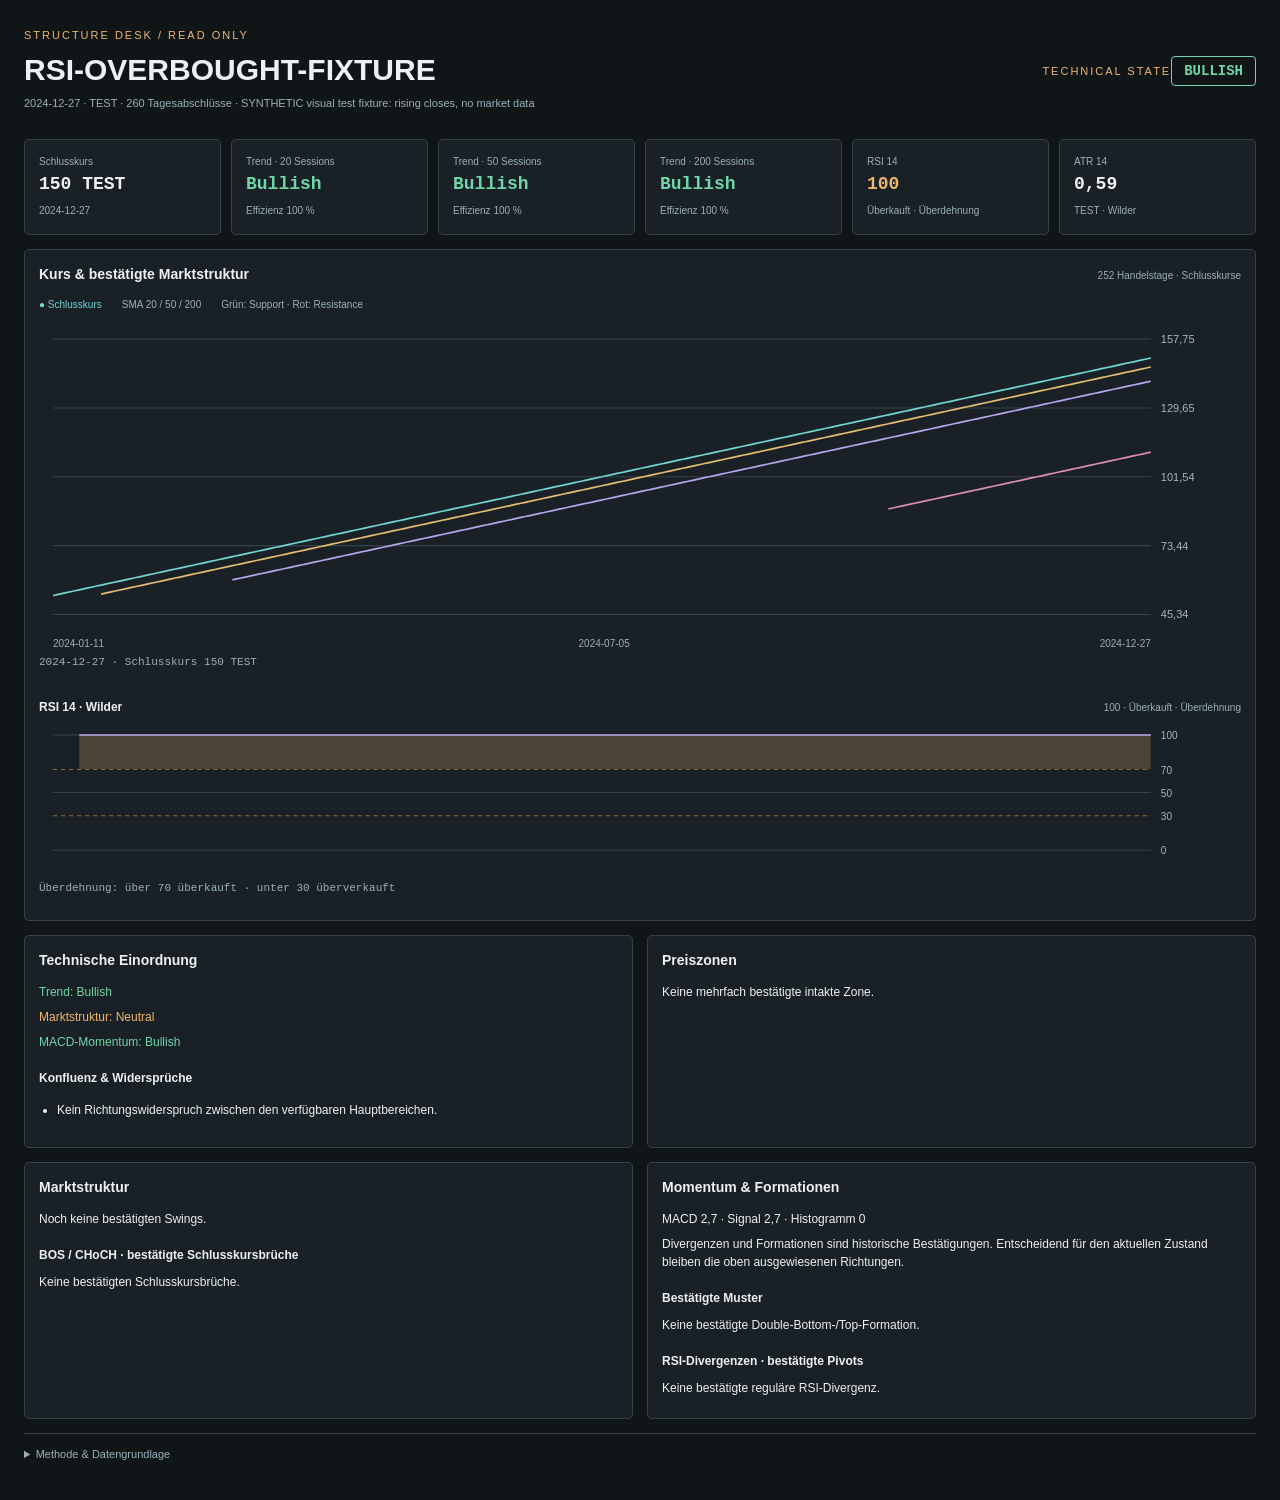
<file: docs/review/structure-desk/overbought/index.html>
<!doctype html><html lang="de"><head><meta charset="utf-8"><meta name="viewport" content="width=device-width,initial-scale=1">
<meta http-equiv="Content-Security-Policy" content="default-src 'none'; script-src 'unsafe-inline'; style-src 'unsafe-inline'; img-src data:; connect-src 'none'; base-uri 'none'; form-action 'none'">
<title>Structure Desk · technische Einordnung</title><style>:root{color-scheme:dark;--bg:#101518;--panel:#192126;--line:#34424a;--text:#edf1f3;--muted:#9aafb9;--green:#70d5a8;--red:#e47d83;--amber:#f0b56d}*{box-sizing:border-box}body{margin:0;background:var(--bg);color:var(--text);font:14px/1.5 "Segoe UI",Arial,sans-serif}main{padding:24px;width:100%;max-width:none}header{display:flex;justify-content:space-between;gap:20px;align-items:center;margin-bottom:20px}h1{font-size:30px;line-height:1.2;margin:7px 0}h2{font-size:14px;margin:0 0 12px}h3{font-size:12px;margin:18px 0 9px}p{margin:7px 0}small,header p{font-size:11px;color:var(--muted)}header small{letter-spacing:2px;color:var(--amber)}.badge{display:inline-block;padding:6px 12px;border:1px solid currentColor;border-radius:4px;font:bold 14px Consolas,monospace}.BULLISH{color:var(--green)}.BEARISH{color:var(--red)}.NEUTRAL,.UNAVAILABLE{color:var(--amber)}.metrics{display:grid;grid-template-columns:repeat(6,minmax(0,1fr));gap:10px;margin-bottom:14px}.metric,.panel,.chart-panel{background:var(--panel);border:1px solid var(--line);border-radius:5px;padding:14px;min-width:0}.metric span{display:block;color:var(--muted);font-size:10px}.metric strong{display:block;margin:5px 0;font:600 18px Consolas,monospace}.metric small{font-size:10px}.chart-panel{margin-bottom:14px}.section-head{display:flex;align-items:baseline;justify-content:space-between;gap:10px}.section-head span,.legend{color:var(--muted);font-size:10px}.legend{display:flex;gap:20px;margin-bottom:7px;flex-wrap:wrap}.legend span:first-child{color:#71d5d1}svg{width:100%;display:block;height:auto;touch-action:pan-y}#price-readout,#rsi-readout{font:11px Consolas,monospace;color:var(--muted);min-height:17px}.two-col{display:grid;grid-template-columns:1fr 1fr;gap:14px;margin-bottom:14px}.panel p,.panel li{font-size:12px}.panel ul{padding-left:18px}.event{display:flex;justify-content:space-between;gap:12px;border-top:1px solid var(--line);padding:8px 0;font-size:11px}.event b{font:600 12px Consolas,monospace}.event span{color:var(--muted);text-align:right}.zone{padding:9px 0;border-top:1px solid var(--line);font-size:12px}.zone strong{font:600 14px Consolas,monospace}.zone small{display:block;margin-top:4px}.conflict{color:#efbd80}details{color:var(--muted);font-size:11px;border-top:1px solid var(--line);padding:12px 0;overflow-wrap:anywhere}summary{cursor:pointer}details p{margin:10px 0}#evidence{max-width:1200px}#title,#meta{overflow-wrap:anywhere}@media(min-width:1800px){main{padding:28px}.chart-panel{padding:18px}}@media(max-width:1100px){.metrics{grid-template-columns:repeat(3,minmax(0,1fr))}}@media(max-width:650px){main{padding:12px}header{align-items:start}.metrics{grid-template-columns:repeat(2,minmax(0,1fr))}.two-col{grid-template-columns:1fr}h1{font-size:24px}.metric{padding:10px}.metric strong{font-size:15px}.badge{font-size:11px;padding:5px}.section-head{flex-wrap:wrap}.event{flex-wrap:wrap}.event span{text-align:left}}
:root .rsi-extension{color:var(--amber)}:root .rsi-neutral{color:var(--text)}
</style></head>
<body><main><header><div><small>STRUCTURE DESK / READ ONLY</small><h1 id="title"></h1><p id="meta"></p></div><div id="state"></div></header>
<section class="metrics" id="metrics" aria-label="Technischer Überblick"></section>
<section class="chart-panel"><div class="section-head"><h2>Kurs & bestätigte Marktstruktur</h2><span>252 Handelstage · Schlusskurse</span></div><div class="legend"><span>● Schlusskurs</span><span>SMA 20 / 50 / 200</span><span>Grün: Support · Rot: Resistance</span></div><div id="price-chart"></div><p id="price-readout"></p>
<div class="section-head"><h3>RSI 14 · Wilder</h3><span id="rsi-state"></span></div><div id="rsi-chart"></div><p id="rsi-readout"></p></section>
<div class="two-col"><section class="panel"><h2>Technische Einordnung</h2><div id="assessment"></div><h3>Konfluenz & Widersprüche</h3><ul id="conflicts"></ul></section>
<section class="panel"><h2>Preiszonen</h2><div id="zones"></div></section></div>
<div class="two-col"><section class="panel"><h2>Marktstruktur</h2><div id="swings"></div><h3>BOS / CHoCH · bestätigte Schlusskursbrüche</h3><div id="breaks"></div></section>
<section class="panel"><h2>Momentum & Formationen</h2><div id="trends"></div><h3>Bestätigte Muster</h3><div id="patterns"></div><h3>RSI-Divergenzen · bestätigte Pivots</h3><div id="divergences"></div></section></div>
<details><summary>Methode & Datengrundlage</summary><div id="evidence"></div></details></main>
<script id="report-data" type="application/json">{"schema_version": 1, "mode": "DESCRIPTIVE_READ_ONLY", "symbol": "RSI-OVERBOUGHT-FIXTURE", "source": "SYNTHETIC visual test fixture: rising closes, no market data", "currency": "TEST", "adjustment": "Synthetic OHLC; presentation acceptance fixture only", "as_of": "2024-12-27", "bars": 260, "assessment": {"state": "BULLISH", "reasons": ["trend: BULLISH", "structure: NEUTRAL", "momentum: BULLISH", "RSI is overbought."], "conflicts": [], "votes": {"trend": "BULLISH", "structure": "NEUTRAL", "momentum": "BULLISH"}}, "trends": [{"window": 20, "direction": "BULLISH", "sma": 146.33204633204633, "five_bar_slope": 1.9305019305019187, "efficiency": 1.0, "distance_atr": 6.2582345208207935}, {"window": 50, "direction": "BULLISH", "sma": 140.54054054054052, "five_bar_slope": 1.9305019305019187, "efficiency": 1.0, "distance_atr": 16.139657448432608}, {"window": 200, "direction": "BULLISH", "sma": 111.58301158301157, "five_bar_slope": 1.9305019305019187, "efficiency": 1.0, "distance_atr": 65.54677208649149}], "momentum": {"rsi14": 100.0, "rsi_state": "OVERBOUGHT", "macd": 2.7027026920647472, "signal": 2.702702687058684, "histogram": 5.006063119594728e-09}, "atr14": 0.5861003859396118, "structure_bias": "NEUTRAL", "swings": [], "breaks": [], "zones": [], "patterns": [], "divergences": [], "series": [{"date": "2024-01-11", "close": 53.08880308880309, "rsi14": null, "atr14": null, "macd": 0.6532574437579086, "macd_signal": 0.3452698036038703, "macd_hist": 0.30798764015403834, "sma20": null, "sma50": null, "sma200": null}, {"date": "2024-01-12", "close": 53.47490347490348, "rsi14": null, "atr14": null, "macd": 0.7605529858278146, "macd_signal": 0.42832644004865916, "macd_hist": 0.33222654577915545, "sma20": null, "sma50": null, "sma200": null}, {"date": "2024-01-15", "close": 53.86100386100386, "rsi14": null, "atr14": null, "macd": 0.8667492050207528, "macd_signal": 0.5160109930430778, "macd_hist": 0.35073821197767496, "sma20": null, "sma50": null, "sma200": null}, {"date": "2024-01-16", "close": 54.24710424710425, "rsi14": null, "atr14": null, "macd": 0.970873918037249, "macd_signal": 0.606983578041912, "macd_hist": 0.36389033999533693, "sma20": null, "sma50": null, "sma200": null}, {"date": "2024-01-17", "close": 54.633204633204635, "rsi14": null, "atr14": null, "macd": 1.0721890497130246, "macd_signal": 0.7000246723761346, "macd_hist": 0.37216437733689, "sma20": null, "sma50": null, "sma200": null}, {"date": "2024-01-18", "close": 55.01930501930502, "rsi14": null, "atr14": 0.5728075013789332, "macd": 1.17014835405147, "macd_signal": 0.7940494087112018, "macd_hist": 0.37609894534026833, "sma20": null, "sma50": null, "sma200": null}, {"date": "2024-01-19", "close": 55.4054054054054, "rsi14": 100.0, "atr14": 0.5737569931447511, "macd": 1.264362103589015, "macd_signal": 0.8881119476867645, "macd_hist": 0.3762501559022504, "sma20": null, "sma50": null, "sma200": null}, {"date": "2024-01-22", "close": 55.79150579150579, "rsi14": 100.0, "atr14": 0.574638664070154, "macd": 1.3545676406809761, "macd_signal": 0.9814030862856069, "macd_hist": 0.3731645543953692, "sma20": null, "sma50": null, "sma200": null}, {"date": "2024-01-23", "close": 56.17760617760618, "rsi14": 100.0, "atr14": 0.5754573585008852, "macd": 1.4406048570581191, "macd_signal": 1.0732434404401094, "macd_hist": 0.3673614166180097, "sma20": null, "sma50": null, "sma200": null}, {"date": "2024-01-24", "close": 56.56370656370656, "rsi14": 100.0, "atr14": 0.5762175747579923, "macd": 1.5223958139991183, "macd_signal": 1.1630739151519114, "macd_hist": 0.3593218988472069, "sma20": null, "sma50": null, "sma200": null}, {"date": "2024-01-25", "close": 56.94980694980695, "rsi14": 100.0, "atr14": 0.5769234898538779, "macd": 1.5999278388241578, "macd_signal": 1.2504446998863608, "macd_hist": 0.34948313893779703, "sma20": null, "sma50": null, "sma200": null}, {"date": "2024-01-26", "close": 57.335907335907336, "rsi14": 100.0, "atr14": 0.5775789824429145, "macd": 1.6732395376344158, "macd_signal": 1.3350036674359718, "macd_hist": 0.33823587019844403, "sma20": 53.66795366795367, "sma50": null, "sma200": null}, {"date": "2024-01-29", "close": 57.722007722007724, "rsi14": 100.0, "atr14": 0.5781876541327343, "macd": 1.7424092522586179, "macd_signal": 1.416484784400501, "macd_hist": 0.3259244678581168, "sma20": 54.05405405405405, "sma50": null, "sma200": null}, {"date": "2024-01-30", "close": 58.10810810810811, "rsi14": 100.0, "atr14": 0.5787528492732813, "macd": 1.8075455637213906, "macd_signal": 1.494696940264679, "macd_hist": 0.3128486234567116, "sma20": 54.44015444015444, "sma50": null, "sma200": null}, {"date": "2024-01-31", "close": 58.49420849420849, "rsi14": 100.0, "atr14": 0.57927767333236, "macd": 1.8687795073344589, "macd_signal": 1.569513453678635, "macd_hist": 0.2992660536558238, "sma20": 54.82625482625483, "sma50": null, "sma200": null}, {"date": "2024-02-01", "close": 58.88030888030888, "rsi14": 100.0, "atr14": 0.579765009958648, "macd": 1.9262582175198375, "macd_signal": 1.6408624064468755, "macd_hist": 0.28539581107296197, "sma20": 55.21235521235521, "sma50": null, "sma200": null}, {"date": "2024-02-02", "close": 59.26640926640927, "rsi14": 100.0, "atr14": 0.5802175368259154, "macd": 1.980139765217018, "macd_signal": 1.7087178782009043, "macd_hist": 0.2714218870161138, "sma20": 55.5984555984556, "sma50": null, "sma200": null}, {"date": "2024-02-05", "close": 59.65250965250965, "rsi14": 100.0, "atr14": 0.5806377403455202, "macd": 2.0305889884838777, "macd_signal": 1.773092100257499, "macd_hist": 0.2574968882263786, "sma20": 55.98455598455598, "sma50": null, "sma200": null}, {"date": "2024-02-06", "close": 60.03861003861004, "rsi14": 100.0, "atr14": 0.581027929328011, "macd": 2.0777741487552746, "macd_signal": 1.8340285099570544, "macd_hist": 0.2437456387982202, "sma20": 56.37065637065636, "sma50": null, "sma200": null}, {"date": "2024-02-07", "close": 60.424710424710426, "rsi14": 100.0, "atr14": 0.5813902476688951, "macd": 2.121864272089816, "macd_signal": 1.8915956623836068, "macd_hist": 0.23026860970620922, "sma20": 56.75675675675676, "sma50": null, "sma200": null}, {"date": "2024-02-08", "close": 60.81081081081081, "rsi14": 100.0, "atr14": 0.5817266861282872, "macd": 2.1630270573873958, "macd_signal": 1.9458819413843647, "macd_hist": 0.2171451160030311, "sma20": 57.14285714285713, "sma50": null, "sma200": null}, {"date": "2024-02-09", "close": 61.196911196911195, "rsi14": 100.0, "atr14": 0.5820390932691516, "macd": 2.2014272526526213, "macd_signal": 1.996991003638016, "macd_hist": 0.20443624901460522, "sma20": 57.52895752895753, "sma50": null, "sma200": null}, {"date": "2024-02-12", "close": 61.58301158301158, "rsi14": 100.0, "atr14": 0.5823291856142401, "macd": 2.2372254164649874, "macd_signal": 2.0450378862034104, "macd_hist": 0.19218753026157698, "sma20": 57.915057915057915, "sma50": null, "sma200": null}, {"date": "2024-02-13", "close": 61.96911196911197, "rsi14": 100.0, "atr14": 0.5825985570775366, "macd": 2.270576995363413, "macd_signal": 2.090145708035411, "macd_hist": 0.1804312873280023, "sma20": 58.301158301158296, "sma50": null, "sma200": null}, {"date": "2024-02-14", "close": 62.35521235521236, "rsi14": 100.0, "atr14": 0.5828486877220261, "macd": 2.3016316592563726, "macd_signal": 2.1324428982796033, "macd_hist": 0.16918876097676927, "sma20": 58.68725868725869, "sma50": null, "sma200": null}, {"date": "2024-02-15", "close": 62.74131274131274, "rsi14": 100.0, "atr14": 0.5830809518919088, "macd": 2.330532846562207, "macd_signal": 2.1720608879361243, "macd_hist": 0.15847195862608254, "sma20": 59.07335907335907, "sma50": null, "sma200": null}, {"date": "2024-02-16", "close": 63.12741312741313, "rsi14": 100.0, "atr14": 0.5832966257639433, "macd": 2.3574174788518434, "macd_signal": 2.209132206119268, "macd_hist": 0.1482852727325752, "sma20": 59.45945945945946, "sma50": null, "sma200": null}, {"date": "2024-02-19", "close": 63.513513513513516, "rsi14": 100.0, "atr14": 0.5834968943594038, "macd": 2.3824158115443126, "macd_signal": 2.2437889272042773, "macd_hist": 0.13862688434003534, "sma20": 59.845559845559855, "sma50": null, "sma200": null}, {"date": "2024-02-20", "close": 63.8996138996139, "rsi14": 100.0, "atr14": 0.5836828580551882, "macd": 2.4056513928977665, "macd_signal": 2.276161420342975, "macd_hist": 0.12948997255479133, "sma20": 60.23166023166023, "sma50": null, "sma200": null}, {"date": "2024-02-21", "close": 64.28571428571429, "rsi14": 100.0, "atr14": 0.5838555386298461, "macd": 2.4272411083149166, "macd_signal": 2.3063773579373636, "macd_hist": 0.12086375037755293, "sma20": 60.61776061776061, "sma50": null, "sma200": null}, {"date": "2024-02-22", "close": 64.67181467181467, "rsi14": 100.0, "atr14": 0.5840158848777417, "macd": 2.4472952909851955, "macd_signal": 2.33456094454693, "macd_hist": 0.1127343464382653, "sma20": 61.00386100386102, "sma50": null, "sma200": null}, {"date": "2024-02-23", "close": 65.05791505791505, "rsi14": 100.0, "atr14": 0.5841647778222161, "macd": 2.4659178832393067, "macd_signal": 2.3608323322854057, "macd_hist": 0.10508555095390104, "sma20": 61.389961389961385, "sma50": null, "sma200": null}, {"date": "2024-02-26", "close": 65.44401544401545, "rsi14": 100.0, "atr14": 0.584303035556372, "macd": 2.483206635796961, "macd_signal": 2.385307192987717, "macd_hist": 0.0978994428092439, "sma20": 61.77606177606178, "sma50": null, "sma200": null}, {"date": "2024-02-27", "close": 65.83011583011583, "rsi14": 100.0, "atr14": 0.584431417738087, "macd": 2.4992533344322254, "macd_signal": 2.4080964212766185, "macd_hist": 0.09115691315560692, "sma20": 62.16216216216217, "sma50": null, "sma200": null}, {"date": "2024-02-28", "close": 66.21621621621622, "rsi14": 100.0, "atr14": 0.5845506297639663, "macd": 2.514144045537023, "macd_signal": 2.4293059461286997, "macd_hist": 0.08483809940832332, "sma20": 62.54826254826255, "sma50": null, "sma200": null}, {"date": "2024-02-29", "close": 66.6023166023166, "rsi14": 100.0, "atr14": 0.5846613266451389, "macd": 2.5279593736922266, "macd_signal": 2.4490366316414054, "macd_hist": 0.07892274205082117, "sma20": 62.93436293436294, "sma50": null, "sma200": null}, {"date": "2024-03-01", "close": 66.98841698841699, "rsi14": 100.0, "atr14": 0.5847641166062277, "macd": 2.540774725711387, "macd_signal": 2.4673842504554018, "macd_hist": 0.07339047525598508, "sma20": 63.32046332046332, "sma50": null, "sma200": null}, {"date": "2024-03-04", "close": 67.37451737451738, "rsi14": 100.0, "atr14": 0.58485956442724, "macd": 2.5526605767462414, "macd_signal": 2.4844395157135697, "macd_hist": 0.06822106103267167, "sma20": 63.7065637065637, "sma50": null, "sma200": null}, {"date": "2024-03-05", "close": 67.76061776061776, "rsi14": 100.0, "atr14": 0.5849481945467502, "macd": 2.5636827349753304, "macd_signal": 2.500288159565922, "macd_hist": 0.0633945754094083, "sma20": 64.0926640926641, "sma50": null, "sma200": null}, {"date": "2024-03-06", "close": 68.14671814671814, "rsi14": 100.0, "atr14": 0.5850304939434382, "macd": 2.5739026021659512, "macd_signal": 2.515011048085928, "macd_hist": 0.05889155408002322, "sma20": 64.47876447876448, "sma50": null, "sma200": null}, {"date": "2024-03-07", "close": 68.53281853281854, "rsi14": 100.0, "atr14": 0.5851069148117924, "macd": 2.583377428033671, "macd_signal": 2.528684324075477, "macd_hist": 0.05469310395819438, "sma20": 64.86486486486487, "sma50": null, "sma200": null}, {"date": "2024-03-08", "close": 68.91891891891892, "rsi14": 100.0, "atr14": 0.5851778770466919, "macd": 2.5921605568436377, "macd_signal": 2.5413795706291094, "macd_hist": 0.05078098621452831, "sma20": 65.25096525096525, "sma50": 59.45945945945946, "sma200": null}, {"date": "2024-03-11", "close": 69.3050193050193, "rsi14": 100.0, "atr14": 0.5852437705505269, "macd": 2.6003016651233537, "macd_signal": 2.5531639895279583, "macd_hist": 0.04713767559539539, "sma20": 65.63706563706565, "sma50": 59.84555984555985, "sma200": null}, {"date": "2024-03-12", "close": 69.6911196911197, "rsi14": 100.0, "atr14": 0.5853049573755177, "macd": 2.607846989702381, "macd_signal": 2.564100589562843, "macd_hist": 0.04374640013953801, "sma20": 66.02316602316603, "sma50": 60.231660231660236, "sma200": null}, {"date": "2024-03-13", "close": 70.07722007722008, "rsi14": 100.0, "atr14": 0.5853617737130081, "macd": 2.6148395455748386, "macd_signal": 2.574248380765242, "macd_hist": 0.04059116480959668, "sma20": 66.40926640926641, "sma50": 60.617760617760624, "sma200": null}, {"date": "2024-03-14", "close": 70.46332046332046, "rsi14": 100.0, "atr14": 0.5854145317406777, "macd": 2.6213193333054363, "macd_signal": 2.583662571273281, "macd_hist": 0.03765676203215529, "sma20": 66.79536679536679, "sma50": 61.003861003861005, "sma200": null}, {"date": "2024-03-15", "close": 70.84942084942085, "rsi14": 100.0, "atr14": 0.5854635213378006, "macd": 2.627323535879512, "macd_signal": 2.5923947641945277, "macd_hist": 0.034928771684984206, "sma20": 67.18146718146718, "sma50": 61.38996138996139, "sma200": null}, {"date": "2024-03-18", "close": 71.23552123552123, "rsi14": 100.0, "atr14": 0.5855090116779851, "macd": 2.6328867050395246, "macd_signal": 2.6004931523635273, "macd_hist": 0.032393552675997306, "sma20": 67.56756756756756, "sma50": 61.77606177606178, "sma200": null}, {"date": "2024-03-19", "close": 71.62162162162161, "rsi14": 100.0, "atr14": 0.5855512527081564, "macd": 2.6380409372607687, "macd_signal": 2.6080027093429754, "macd_hist": 0.030038227917793314, "sma20": 67.95366795366796, "sma50": 62.16216216216217, "sma200": null}, {"date": "2024-03-20", "close": 72.00772200772201, "rsi14": 100.0, "atr14": 0.5855904765218879, "macd": 2.6428160396043836, "macd_signal": 2.614965375395257, "macd_hist": 0.02785066420912674, "sma20": 68.33976833976833, "sma50": 62.54826254826255, "sma200": null}, {"date": "2024-03-21", "close": 72.39382239382239, "rsi14": 100.0, "atr14": 0.5856268986346376, "macd": 2.647239685749355, "macd_signal": 2.6214202374660767, "macd_hist": 0.025819448283278312, "sma20": 68.72586872586874, "sma50": 62.93436293436294, "sma200": null}, {"date": "2024-03-22", "close": 72.77992277992279, "rsi14": 100.0, "atr14": 0.5856607191679062, "macd": 2.651337562551859, "macd_signal": 2.627403702483233, "macd_hist": 0.02393386006862608, "sma20": 69.11196911196912, "sma50": 63.320463320463325, "sma200": null}, {"date": "2024-03-25", "close": 73.16602316602317, "rsi14": 100.0, "atr14": 0.5856921239487975, "macd": 2.655133507512815, "macd_signal": 2.6329496634891494, "macd_hist": 0.02218384402366569, "sma20": 69.4980694980695, "sma50": 63.7065637065637, "sma200": null}, {"date": "2024-03-26", "close": 73.55212355212356, "rsi14": 100.0, "atr14": 0.5857212855310548, "macd": 2.6586496375556123, "macd_signal": 2.6380896583024422, "macd_hist": 0.020559979253170102, "sma20": 69.88416988416989, "sma50": 64.0926640926641, "sma200": null}, {"date": "2024-03-27", "close": 73.93822393822394, "rsi14": 100.0, "atr14": 0.5857483641431498, "macd": 2.661906469528134, "macd_signal": 2.6428530205475806, "macd_hist": 0.019053448980553167, "sma20": 70.27027027027027, "sma50": 64.47876447876448, "sma200": null}, {"date": "2024-03-28", "close": 74.32432432432432, "rsi14": 100.0, "atr14": 0.5857735085686665, "macd": 2.664923032847625, "macd_signal": 2.64726702300759, "macd_hist": 0.017656009840035125, "sma20": 70.65637065637065, "sma50": 64.86486486486487, "sma200": null}, {"date": "2024-03-29", "close": 74.71042471042472, "rsi14": 100.0, "atr14": 0.5857968569637901, "macd": 2.667716974705968, "macd_signal": 2.6513570133472655, "macd_hist": 0.016359961358702435, "sma20": 71.04247104247105, "sma50": 65.25096525096525, "sma200": null}, {"date": "2024-04-01", "close": 75.0965250965251, "rsi14": 100.0, "atr14": 0.5858185376164039, "macd": 2.6703046582473746, "macd_signal": 2.6551465423272878, "macd_hist": 0.015158115920086868, "sma20": 71.42857142857143, "sma50": 65.63706563706563, "sma200": null}, {"date": "2024-04-02", "close": 75.48262548262548, "rsi14": 100.0, "atr14": 0.5858386696509739, "macd": 2.6727012541211934, "macd_signal": 2.658657484686069, "macd_hist": 0.014043769435124531, "sma20": 71.81467181467181, "sma50": 66.02316602316603, "sma200": null}, {"date": "2024-04-03", "close": 75.86872586872587, "rsi14": 100.0, "atr14": 0.5858573636830755, "macd": 2.674920825801024, "macd_signal": 2.66191015290906, "macd_hist": 0.013010672891964337, "sma20": 72.2007722007722, "sma50": 66.40926640926641, "sma200": null}, {"date": "2024-04-04", "close": 76.25482625482626, "rsi14": 100.0, "atr14": 0.585874722427169, "macd": 2.676976409047654, "macd_signal": 2.664923404136779, "macd_hist": 0.012053004910875131, "sma20": 72.58687258687259, "sma50": 66.79536679536679, "sma200": null}, {"date": "2024-04-05", "close": 76.64092664092664, "rsi14": 100.0, "atr14": 0.5858908412609701, "macd": 2.678880085877964, "macd_signal": 2.667714740485016, "macd_hist": 0.011165345392947668, "sma20": 72.97297297297298, "sma50": 67.18146718146718, "sma200": null}, {"date": "2024-04-08", "close": 77.02702702702703, "rsi14": 100.0, "atr14": 0.5859058087495007, "macd": 2.6806430533868877, "macd_signal": 2.6703004030653905, "macd_hist": 0.010342650321497171, "sma20": 73.35907335907336, "sma50": 67.56756756756756, "sma200": null}, {"date": "2024-04-09", "close": 77.41312741312741, "rsi14": 100.0, "atr14": 0.5859197071317066, "macd": 2.682275687752181, "macd_signal": 2.672695460002749, "macd_hist": 0.009580227749432346, "sma20": 73.74517374517374, "sma50": 67.95366795366796, "sma200": null}, {"date": "2024-04-10", "close": 77.7992277992278, "rsi14": 100.0, "atr14": 0.5859326127723264, "macd": 2.683787603735837, "macd_signal": 2.6749138887493666, "macd_hist": 0.008873714986470382, "sma20": 74.13127413127413, "sma50": 68.33976833976834, "sma200": null}, {"date": "2024-04-11", "close": 78.18532818532819, "rsi14": 100.0, "atr14": 0.5859445965814744, "macd": 2.685187709979047, "macd_signal": 2.6769686529953027, "macd_hist": 0.008219056983744366, "sma20": 74.51737451737452, "sma50": 68.72586872586874, "sma200": null}, {"date": "2024-04-12", "close": 78.57142857142857, "rsi14": 100.0, "atr14": 0.5859557244042536, "macd": 2.6864842603715857, "macd_signal": 2.6788717744705597, "macd_hist": 0.007612485901026034, "sma20": 74.90347490347492, "sma50": 69.11196911196912, "sma200": null}, {"date": "2024-04-15", "close": 78.95752895752895, "rsi14": 100.0, "atr14": 0.5859660573825486, "macd": 2.687684901759823, "macd_signal": 2.6806343999284126, "macd_hist": 0.007050501831410649, "sma20": 75.2895752895753, "sma50": 69.4980694980695, "sma200": null}, {"date": "2024-04-16", "close": 79.34362934362935, "rsi14": 100.0, "atr14": 0.5859756522909664, "macd": 2.688796718242841, "macd_signal": 2.6822668635912983, "macd_hist": 0.006529854651542877, "sma20": 75.67567567567568, "sma50": 69.88416988416988, "sma200": null}, {"date": "2024-04-17", "close": 79.72972972972973, "rsi14": 100.0, "atr14": 0.5859845618487819, "macd": 2.6898262722903326, "macd_signal": 2.683778745331105, "macd_hist": 0.0060475269592275005, "sma20": 76.06177606177607, "sma50": 70.27027027027027, "sma200": null}, {"date": "2024-04-18", "close": 80.11583011583012, "rsi14": 100.0, "atr14": 0.5859928350096116, "macd": 2.6907796429020294, "macd_signal": 2.68517892484529, "macd_hist": 0.005600718056739229, "sma20": 76.44787644787644, "sma50": 70.65637065637065, "sma200": null}, {"date": "2024-04-19", "close": 80.5019305019305, "rsi14": 100.0, "atr14": 0.5860005172303809, "macd": 2.691662461014346, "macd_signal": 2.6864756320791012, "macd_hist": 0.005186828935244581, "sma20": 76.83397683397683, "sma50": 71.04247104247105, "sma200": null}, {"date": "2024-04-22", "close": 80.8880308880309, "rsi14": 100.0, "atr14": 0.5860076507210964, "macd": 2.692479942346637, "macd_signal": 2.6876764941326083, "macd_hist": 0.00480344821402845, "sma20": 77.22007722007723, "sma50": 71.42857142857143, "sma200": null}, {"date": "2024-04-23", "close": 81.27413127413128, "rsi14": 100.0, "atr14": 0.5860142746767598, "macd": 2.693236917867452, "macd_signal": 2.6887885788795773, "macd_hist": 0.004448338987874667, "sma20": 77.60617760617761, "sma50": 71.81467181467183, "sma200": null}, {"date": "2024-04-24", "close": 81.66023166023166, "rsi14": 100.0, "atr14": 0.5860204254927329, "macd": 2.693937862048571, "macd_signal": 2.6898184355133763, "macd_hist": 0.0041194265351949255, "sma20": 77.99227799227799, "sma50": 72.20077220077219, "sma200": null}, {"date": "2024-04-25", "close": 82.04633204633205, "rsi14": 100.0, "atr14": 0.586026136964709, "macd": 2.6945869190640224, "macd_signal": 2.690772132223506, "macd_hist": 0.003814786840516504, "sma20": 78.37837837837839, "sma50": 72.58687258687259, "sma200": null}, {"date": "2024-04-26", "close": 82.43243243243244, "rsi14": 100.0, "atr14": 0.5860314404744, "macd": 2.6951879270805392, "macd_signal": 2.691655291194913, "macd_hist": 0.003532635885626245, "sma20": 78.76447876447875, "sma50": 72.97297297297297, "sma200": null}, {"date": "2024-04-29", "close": 82.81853281853282, "rsi14": 100.0, "atr14": 0.5860363651619702, "macd": 2.6957444407757976, "macd_signal": 2.69247312111109, "macd_hist": 0.003271319664707395, "sma20": 79.15057915057915, "sma50": 73.35907335907335, "sma200": null}, {"date": "2024-04-30", "close": 83.20463320463321, "rsi14": 100.0, "atr14": 0.5860409380861437, "macd": 2.696259752211418, "macd_signal": 2.693230447331156, "macd_hist": 0.003029304880262096, "sma20": 79.53667953667954, "sma50": 73.74517374517374, "sma200": null}, {"date": "2024-05-01", "close": 83.59073359073359, "rsi14": 100.0, "atr14": 0.5860451843728752, "macd": 2.696736910179382, "macd_signal": 2.693931739900801, "macd_hist": 0.0028051702785809596, "sma20": 79.92277992277992, "sma50": 74.13127413127413, "sma200": null}, {"date": "2024-05-02", "close": 83.97683397683397, "rsi14": 100.0, "atr14": 0.5860491273534115, "macd": 2.6971787381317682, "macd_signal": 2.6945811395469947, "macd_hist": 0.002597598584773486, "sma20": 80.3088803088803, "sma50": 74.51737451737452, "sma200": null}, {"date": "2024-05-03", "close": 84.36293436293437, "rsi14": 100.0, "atr14": 0.5860527886924819, "macd": 2.6975878507961255, "macd_signal": 2.695182481796821, "macd_hist": 0.002405368999304436, "sma20": 80.6949806949807, "sma50": 74.9034749034749, "sma200": null}, {"date": "2024-05-06", "close": 84.74903474903475, "rsi14": 100.0, "atr14": 0.586056188507332, "macd": 2.697966669571983, "macd_signal": 2.6957393193518535, "macd_hist": 0.0022273502201293205, "sma20": 81.08108108108108, "sma50": 75.2895752895753, "sma200": null}, {"date": "2024-05-07", "close": 85.13513513513513, "rsi14": 100.0, "atr14": 0.5860593454782642, "macd": 2.6983174367967138, "macd_signal": 2.6962549428408256, "macd_hist": 0.0020624939558882005, "sma20": 81.46718146718146, "sma50": 75.67567567567568, "sma200": null}, {"date": "2024-05-08", "close": 85.52123552123552, "rsi14": 100.0, "atr14": 0.5860622769512737, "macd": 2.6986422289631804, "macd_signal": 2.6967324000652964, "macd_hist": 0.0019098288978840472, "sma20": 81.85328185328186, "sma50": 76.06177606177606, "sma200": null}, {"date": "2024-05-09", "close": 85.9073359073359, "rsi14": 100.0, "atr14": 0.586064999033353, "macd": 2.6989429689652837, "macd_signal": 2.697174513845294, "macd_hist": 0.001768455119989909, "sma20": 82.23938223938225, "sma50": 76.44787644787645, "sma200": null}, {"date": "2024-05-10", "close": 86.29343629343629, "rsi14": 100.0, "atr14": 0.586067526680998, "macd": 2.6992214374425743, "macd_signal": 2.69758389856475, "macd_hist": 0.0016375388778242517, "sma20": 82.62548262548262, "sma50": 76.83397683397683, "sma200": null}, {"date": "2024-05-13", "close": 86.67953667953668, "rsi14": 100.0, "atr14": 0.5860698737823837, "macd": 2.6994792832895484, "macd_signal": 2.69796297550971, "macd_hist": 0.0015163077798385771, "sma20": 83.01158301158301, "sma50": 77.22007722007721, "sma200": null}, {"date": "2024-05-14", "close": 87.06563706563706, "rsi14": 100.0, "atr14": 0.5860720532336694, "macd": 2.6997180333908943, "macd_signal": 2.698313987085947, "macd_hist": 0.0014040463049473928, "sma20": 83.3976833976834, "sma50": 77.60617760617761, "sma200": null}, {"date": "2024-05-15", "close": 87.45173745173744, "rsi14": 100.0, "atr14": 0.5860740770098634, "macd": 2.699939101639089, "macd_signal": 2.698639009996575, "macd_hist": 0.0013000916425136566, "sma20": 83.78378378378378, "sma50": 77.99227799227799, "sma200": null}, {"date": "2024-05-16", "close": 87.83783783783784, "rsi14": 100.0, "atr14": 0.5860759562306158, "macd": 2.700143797287268, "macd_signal": 2.698939967454714, "macd_hist": 0.0012038298325540708, "sma20": 84.16988416988417, "sma50": 78.37837837837837, "sma200": null}, {"date": "2024-05-17", "close": 88.22393822393823, "rsi14": 100.0, "atr14": 0.5860777012213145, "macd": 2.7003333326858723, "macd_signal": 2.6992186405009457, "macd_hist": 0.0011146921849265468, "sma20": 84.55598455598457, "sma50": 78.76447876447877, "sma200": null}, {"date": "2024-05-20", "close": 88.6100386100386, "rsi14": 100.0, "atr14": 0.5860793215698185, "macd": 2.7005088304484985, "macd_signal": 2.6994766784904565, "macd_hist": 0.0010321519580420713, "sma20": 84.94208494208495, "sma50": 79.15057915057915, "sma200": null}, {"date": "2024-05-21", "close": 88.996138996139, "rsi14": 100.0, "atr14": 0.5860808261791455, "macd": 2.7006713300887952, "macd_signal": 2.6997156088101244, "macd_hist": 0.0009557212786708291, "sma20": 85.32818532818533, "sma50": 79.53667953667954, "sma200": null}, {"date": "2024-05-22", "close": 89.38223938223939, "rsi14": 100.0, "atr14": 0.5860822233163778, "macd": 2.7008217941672257, "macd_signal": 2.6999368458815445, "macd_hist": 0.0008849482856811974, "sma20": 85.71428571428571, "sma50": 79.92277992277992, "sma200": null}, {"date": "2024-05-23", "close": 89.76833976833977, "rsi14": 100.0, "atr14": 0.5860835206580924, "macd": 2.7009611139840786, "macd_signal": 2.7001416995020517, "macd_hist": 0.0008194144820268257, "sma20": 86.10038610038609, "sma50": 80.30888030888032, "sma200": null}, {"date": "2024-05-24", "close": 90.15444015444015, "rsi14": 100.0, "atr14": 0.5860847253325419, "macd": 2.701090114851624, "macd_signal": 2.7003313825719664, "macd_hist": 0.0007587322796576146, "sma20": 86.48648648648648, "sma50": 80.6949806949807, "sma200": null}, {"date": "2024-05-27", "close": 90.54054054054055, "rsi14": 100.0, "atr14": 0.5860858439588174, "macd": 2.7012095609769204, "macd_signal": 2.7005070182529574, "macd_hist": 0.0007025427239630844, "sma20": 86.87258687258688, "sma50": 81.08108108108108, "sma200": null}, {"date": "2024-05-28", "close": 90.92664092664093, "rsi14": 100.0, "atr14": 0.5860868826832151, "macd": 2.701320159983638, "macd_signal": 2.7006696465990934, "macd_hist": 0.000650513384544471, "sma20": 87.25868725868726, "sma50": 81.46718146718148, "sma200": null}, {"date": "2024-05-29", "close": 91.31274131274131, "rsi14": 100.0, "atr14": 0.5860878472130128, "macd": 2.7014225670996552, "macd_signal": 2.700820230699206, "macd_hist": 0.0006023364004490439, "sma20": 87.64478764478764, "sma50": 81.85328185328186, "sma200": null}, {"date": "2024-05-30", "close": 91.6988416988417, "rsi14": 100.0, "atr14": 0.5860887428478261, "macd": 2.701517389035047, "macd_signal": 2.7009596623663743, "macd_hist": 0.0005577266686724869, "sma20": 88.03088803088804, "sma50": 82.23938223938222, "sma200": null}, {"date": "2024-05-31", "close": 92.08494208494209, "rsi14": 100.0, "atr14": 0.586089574508723, "macd": 2.701605187573236, "macd_signal": 2.7010887674077466, "macd_hist": 0.0005164201654892508, "sma20": 88.4169884169884, "sma50": 82.62548262548262, "sma200": null}, {"date": "2024-06-03", "close": 92.47104247104247, "rsi14": 100.0, "atr14": 0.5860903467652702, "macd": 2.701686482896662, "macd_signal": 2.7012083105055296, "macd_hist": 0.00047817239113223664, "sma20": 88.8030888030888, "sma50": 83.01158301158301, "sma200": null}, {"date": "2024-06-04", "close": 92.85714285714286, "rsi14": 100.0, "atr14": 0.5860910638606364, "macd": 2.7017617566663716, "macd_signal": 2.701318999737698, "macd_hist": 0.0004427569286735711, "sma20": 89.1891891891892, "sma50": 83.3976833976834, "sma200": null}, {"date": "2024-06-05", "close": 93.24324324324324, "rsi14": 100.0, "atr14": 0.5860917297349041, "macd": 2.7018314548737834, "macd_signal": 2.7014214907649152, "macd_hist": 0.00040996410886817714, "sma20": 89.57528957528957, "sma50": 83.78378378378379, "sma200": null}, {"date": "2024-06-06", "close": 93.62934362934362, "rsi14": 100.0, "atr14": 0.586092348046724, "macd": 2.7018959904816455, "macd_signal": 2.7015163907082616, "macd_hist": 0.0003795997733839762, "sma20": 89.96138996138995, "sma50": 84.16988416988417, "sma200": null}, {"date": "2024-06-07", "close": 94.01544401544402, "rsi14": 100.0, "atr14": 0.586092922193415, "macd": 2.701955745869256, "macd_signal": 2.7016042617404605, "macd_hist": 0.0003514841287954873, "sma20": 90.34749034749035, "sma50": 84.55598455598457, "sma200": null}, {"date": "2024-06-10", "close": 94.4015444015444, "rsi14": 100.0, "atr14": 0.5860934553296271, "macd": 2.702011075096962, "macd_signal": 2.701685624411761, "macd_hist": 0.0003254506852012895, "sma20": 90.73359073359073, "sma50": 84.94208494208495, "sma200": null}, {"date": "2024-06-11", "close": 94.78764478764478, "rsi14": 100.0, "atr14": 0.5860939503846812, "macd": 2.7020623060030573, "macd_signal": 2.70176096073002, "macd_hist": 0.00030134527303715686, "sma20": 91.11969111969111, "sma50": 85.32818532818531, "sma200": null}, {"date": "2024-06-12", "close": 95.17374517374517, "rsi14": 100.0, "atr14": 0.5860944100786609, "macd": 2.7021097421454527, "macd_signal": 2.701830717013107, "macd_hist": 0.0002790251323459003, "sma20": 91.5057915057915, "sma50": 85.71428571428571, "sma200": null}, {"date": "2024-06-13", "close": 95.55984555984557, "rsi14": 100.0, "atr14": 0.5860948369373565, "macd": 2.7021536645995354, "macd_signal": 2.7018953065303926, "macd_hist": 0.0002583580691428722, "sma20": 91.8918918918919, "sma50": 86.10038610038609, "sma200": null}, {"date": "2024-06-14", "close": 95.94594594594594, "rsi14": 100.0, "atr14": 0.5860952333061432, "macd": 2.702194333623126, "macd_signal": 2.7019551119489393, "macd_hist": 0.00023922167418666263, "sma20": 92.27799227799228, "sma50": 86.48648648648648, "sma200": null}, {"date": "2024-06-17", "close": 96.33204633204633, "rsi14": 100.0, "atr14": 0.5860956013628756, "macd": 2.7022319901980865, "macd_signal": 2.702010487598769, "macd_hist": 0.00022150259931752458, "sma20": 92.66409266409266, "sma50": 86.87258687258687, "sma200": null}, {"date": "2024-06-18", "close": 96.71814671814673, "rsi14": 100.0, "atr14": 0.5860959431298415, "macd": 2.7022668574577295, "macd_signal": 2.702061761570561, "macd_hist": 0.00020509588716866034, "sma20": 93.05019305019304, "sma50": 87.25868725868726, "sma200": null}, {"date": "2024-06-19", "close": 97.10424710424711, "rsi14": 100.0, "atr14": 0.5860962604848802, "macd": 2.7022991420086697, "macd_signal": 2.702109237658183, "macd_hist": 0.00018990435048671372, "sma20": 93.43629343629344, "sma50": 87.64478764478764, "sma200": null}, {"date": "2024-06-20", "close": 97.49034749034749, "rsi14": 100.0, "atr14": 0.5860965551717019, "macd": 2.7023290351547615, "macd_signal": 2.702153197157499, "macd_hist": 0.00017583799726272886, "sma20": 93.82239382239382, "sma50": 88.03088803088802, "sma200": null}, {"date": "2024-06-21", "close": 97.87644787644788, "rsi14": 100.0, "atr14": 0.5860968288094659, "macd": 2.702356714030458, "macd_signal": 2.702193900532091, "macd_hist": 0.0001628134983668872, "sma20": 94.20849420849422, "sma50": 88.41698841698843, "sma200": null}, {"date": "2024-06-24", "close": 98.26254826254826, "rsi14": 100.0, "atr14": 0.5860970829016744, "macd": 2.7023823426501394, "macd_signal": 2.702231588955701, "macd_hist": 0.00015075369443851017, "sma20": 94.5945945945946, "sma50": 88.80308880308881, "sma200": null}, {"date": "2024-06-25", "close": 98.64864864864865, "rsi14": 100.0, "atr14": 0.5860973188444394, "macd": 2.702406072879839, "macd_signal": 2.7022664857405285, "macd_hist": 0.00013958713931039313, "sma20": 94.98069498069498, "sma50": 89.18918918918918, "sma200": null}, {"date": "2024-06-26", "close": 99.03474903474904, "rsi14": 100.0, "atr14": 0.5860975379341508, "macd": 2.702428045336987, "macd_signal": 2.7022987976598203, "macd_hist": 0.00012924767716659957, "sma20": 95.36679536679537, "sma50": 89.57528957528959, "sma200": null}, {"date": "2024-06-27", "close": 99.42084942084942, "rsi14": 100.0, "atr14": 0.586097741374596, "macd": 2.7024483902235374, "macd_signal": 2.702328716172564, "macd_hist": 0.00011967405097346173, "sma20": 95.75289575289575, "sma50": 89.96138996138995, "sma200": null}, {"date": "2024-06-28", "close": 99.8069498069498, "rsi14": 100.0, "atr14": 0.5860979302835808, "macd": 2.7024672280973903, "macd_signal": 2.702356418557529, "macd_hist": 0.00011080953986120079, "sma20": 96.13899613899613, "sma50": 90.34749034749035, "sma200": null}, {"date": "2024-07-01", "close": 100.1930501930502, "rsi14": 100.0, "atr14": 0.5860981056990678, "macd": 2.702484670586628, "macd_signal": 2.7023820689633493, "macd_hist": 0.0001026016232787974, "sma20": 96.52509652509653, "sma50": 90.73359073359073, "sma200": null}, {"date": "2024-07-02", "close": 100.57915057915058, "rsi14": 100.0, "atr14": 0.586098268584876, "macd": 2.702500821051032, "macd_signal": 2.702405819380886, "macd_hist": 9.500167014619976e-05, "sma20": 96.91119691119692, "sma50": 91.11969111969113, "sma200": null}, {"date": "2024-07-03", "close": 100.96525096525096, "rsi14": 100.0, "atr14": 0.5860984198359837, "macd": 2.7025157751943993, "macd_signal": 2.702427810543589, "macd_hist": 8.796465081051252e-05, "sma20": 97.29729729729729, "sma50": 91.5057915057915, "sma200": null}, {"date": "2024-07-04", "close": 101.35135135135135, "rsi14": 100.0, "atr14": 0.5860985602834418, "macd": 2.7025296216315837, "macd_signal": 2.702448172761188, "macd_hist": 8.144887039573945e-05, "sma20": 97.68339768339769, "sma50": 91.8918918918919, "sma200": null}, {"date": "2024-07-05", "close": 101.73745173745174, "rsi14": 100.0, "atr14": 0.5860986906989376, "macd": 2.702542442413673, "macd_signal": 2.7024670266916853, "macd_hist": 7.541572198777047e-05, "sma20": 98.06949806949807, "sma50": 92.27799227799228, "sma200": null}, {"date": "2024-07-08", "close": 102.12355212355212, "rsi14": 100.0, "atr14": 0.586098811799041, "macd": 2.7025543135140424, "macd_signal": 2.702484484056157, "macd_hist": 6.982945788536199e-05, "sma20": 98.45559845559845, "sma50": 92.66409266409268, "sma200": null}, {"date": "2024-07-09", "close": 102.50965250965251, "rsi14": 100.0, "atr14": 0.586098924249138, "macd": 2.7025653052785827, "macd_signal": 2.7025006483006426, "macd_hist": 6.465697794011405e-05, "sma20": 98.84169884169884, "sma50": 93.05019305019304, "sma200": null}, {"date": "2024-07-10", "close": 102.8957528957529, "rsi14": 100.0, "atr14": 0.5860990286670852, "macd": 2.7025754828425335, "macd_signal": 2.7025156152090206, "macd_hist": 5.986763351284452e-05, "sma20": 99.22779922779924, "sma50": 93.43629343629344, "sma200": null}, {"date": "2024-07-11", "close": 103.28185328185327, "rsi14": 100.0, "atr14": 0.5860991256266056, "macd": 2.7025849065164067, "macd_signal": 2.702529473470498, "macd_hist": 5.543304590860387e-05, "sma20": 99.61389961389962, "sma50": 93.82239382239382, "sma200": null}, {"date": "2024-07-12", "close": 103.66795366795367, "rsi14": 100.0, "atr14": 0.5860992156604479, "macd": 2.702593632143362, "macd_signal": 2.7025423052050708, "macd_hist": 5.1326938291129665e-05, "sma20": 100.0, "sma50": 94.20849420849422, "sma200": null}, {"date": "2024-07-15", "close": 104.05405405405406, "rsi14": 100.0, "atr14": 0.5860992992633014, "macd": 2.7026017114301197, "macd_signal": 2.7025541864500804, "macd_hist": 4.752498003934846e-05, "sma20": 100.38610038610038, "sma50": 94.5945945945946, "sma200": null}, {"date": "2024-07-16", "close": 104.44015444015444, "rsi14": 100.0, "atr14": 0.5860993768945215, "macd": 2.702609192253334, "macd_signal": 2.7025651876107313, "macd_hist": 4.400464260267967e-05, "sma20": 100.77220077220076, "sma50": 94.98069498069498, "sma200": null}, {"date": "2024-07-17", "close": 104.82625482625483, "rsi14": 100.0, "atr14": 0.5860994489806546, "macd": 2.702616118943297, "macd_signal": 2.7025753738772447, "macd_hist": 4.074506605222794e-05, "sma20": 101.15830115830116, "sma50": 95.36679536679536, "sma200": null}, {"date": "2024-07-18", "close": 105.21235521235522, "rsi14": 100.0, "atr14": 0.5860995159177792, "macd": 2.7026225325466555, "macd_signal": 2.702584805611127, "macd_hist": 3.77269355285037e-05, "sma20": 101.54440154440155, "sma50": 95.75289575289577, "sma200": null}, {"date": "2024-07-19", "close": 105.5984555984556, "rsi14": 100.0, "atr14": 0.5860995780736795, "macd": 2.7026284710695734, "macd_signal": 2.702593538702817, "macd_hist": 3.493236675655709e-05, "sma20": 101.93050193050193, "sma50": 96.13899613899613, "sma200": null}, {"date": "2024-07-22", "close": 105.98455598455598, "rsi14": 100.0, "atr14": 0.5860996357898726, "macd": 2.7026339697030295, "macd_signal": 2.7026016249028597, "macd_hist": 3.234480016978125e-05, "sma20": 102.31660231660231, "sma50": 96.52509652509653, "sma200": null}, {"date": "2024-07-23", "close": 106.37065637065638, "rsi14": 100.0, "atr14": 0.5860996893834816, "macd": 2.7026390610312347, "macd_signal": 2.702609112128535, "macd_hist": 2.9948902699583613e-05, "sma20": 102.70270270270271, "sma50": 96.91119691119691, "sma200": null}, {"date": "2024-07-24", "close": 106.75675675675676, "rsi14": 100.0, "atr14": 0.5860997391489746, "macd": 2.7026437752247716, "macd_signal": 2.7026160447477823, "macd_hist": 2.7730476989340502e-05, "sma20": 103.08880308880309, "sma50": 97.2972972972973, "sma200": null}, {"date": "2024-07-25", "close": 107.14285714285714, "rsi14": 100.0, "atr14": 0.5860997853597896, "macd": 2.702648140219466, "macd_signal": 2.7026224638421192, "macd_hist": 2.5676377346961488e-05, "sma20": 103.47490347490347, "sma50": 97.68339768339767, "sma200": null}, {"date": "2024-07-26", "close": 107.52895752895753, "rsi14": 100.0, "atr14": 0.586099828269833, "macd": 2.7026521818818026, "macd_signal": 2.7026284074500557, "macd_hist": 2.377443174683691e-05, "sma20": 103.86100386100387, "sma50": 98.06949806949808, "sma200": null}, {"date": "2024-07-29", "close": 107.91505791505791, "rsi14": 100.0, "atr14": 0.5860998681148722, "macd": 2.7026559241622152, "macd_signal": 2.7026339107924877, "macd_hist": 2.2013369727513776e-05, "sma20": 104.24710424710425, "sma50": 98.45559845559845, "sma200": null}, {"date": "2024-07-30", "close": 108.3011583011583, "rsi14": 100.0, "atr14": 0.5860999051138374, "macd": 2.7026593892370556, "macd_signal": 2.7026390064814017, "macd_hist": 2.0382755653969298e-05, "sma20": 104.63320463320463, "sma50": 98.84169884169883, "sma200": null}, {"date": "2024-07-31", "close": 108.68725868725869, "rsi14": 100.0, "atr14": 0.5860999394700203, "macd": 2.7026625976400283, "macd_signal": 2.702643724713127, "macd_hist": 1.8872926901281062e-05, "sma20": 105.01930501930504, "sma50": 99.22779922779922, "sma200": null}, {"date": "2024-08-01", "close": 109.07335907335907, "rsi14": 100.0, "atr14": 0.586099971372189, "macd": 2.7026655683838356, "macd_signal": 2.7026480934472685, "macd_hist": 1.747493656711896e-05, "sma20": 105.40540540540539, "sma50": 99.6138996138996, "sma200": null}, {"date": "2024-08-02", "close": 109.45945945945945, "rsi14": 100.0, "atr14": 0.5861000009956315, "macd": 2.702668319072771, "macd_signal": 2.702652138572369, "macd_hist": 1.618050040175234e-05, "sma20": 105.7915057915058, "sma50": 100.0, "sma200": null}, {"date": "2024-08-05", "close": 109.84555984555985, "rsi14": 100.0, "atr14": 0.5861000285031148, "macd": 2.702670866007182, "macd_signal": 2.702655884059332, "macd_hist": 1.4981947849879163e-05, "sma20": 106.17760617760618, "sma50": 100.3861003861004, "sma200": null}, {"date": "2024-08-06", "close": 110.23166023166024, "rsi14": 100.0, "atr14": 0.5861000540457779, "macd": 2.7026732242799625, "macd_signal": 2.7026593521034585, "macd_hist": 1.3872176503948452e-05, "sma20": 106.56370656370657, "sma50": 100.77220077220078, "sma200": null}, {"date": "2024-08-07", "close": 110.61776061776061, "rsi14": 100.0, "atr14": 0.586100077763963, "macd": 2.7026754078660247, "macd_signal": 2.7026625632559718, "macd_hist": 1.2844610052908934e-05, "sma20": 106.94980694980696, "sma50": 101.15830115830117, "sma200": null}, {"date": "2024-08-08", "close": 111.003861003861, "rsi14": 100.0, "atr14": 0.586100099787994, "macd": 2.7026774297050906, "macd_signal": 2.702665536545796, "macd_hist": 1.1893159294729116e-05, "sma20": 107.33590733590734, "sma50": 101.54440154440155, "sma200": null}, {"date": "2024-08-09", "close": 111.3899613899614, "rsi14": 100.0, "atr14": 0.58610012023888, "macd": 2.702679301778403, "macd_signal": 2.7026682895923173, "macd_hist": 1.1012186085679332e-05, "sma20": 107.72200772200772, "sma50": 101.93050193050192, "sma200": null}, {"date": "2024-08-12", "close": 111.77606177606178, "rsi14": 100.0, "atr14": 0.5861001392289875, "macd": 2.702681035179708, "macd_signal": 2.7026708387097957, "macd_hist": 1.0196469912404638e-05, "sma20": 108.1081081081081, "sma50": 102.31660231660233, "sma200": null}, {"date": "2024-08-13", "close": 112.16216216216216, "rsi14": 100.0, "atr14": 0.5861001568626587, "macd": 2.7026826401809956, "macd_signal": 2.702673199004036, "macd_hist": 9.441176959779085e-06, "sma20": 108.4942084942085, "sma50": 102.7027027027027, "sma200": null}, {"date": "2024-08-14", "close": 112.54826254826256, "rsi14": 100.0, "atr14": 0.586100173236783, "macd": 2.702684126293363, "macd_signal": 2.7026753844619016, "macd_hist": 8.741831461378524e-06, "sma20": 108.88030888030889, "sma50": 103.08880308880309, "sma200": null}, {"date": "2024-08-15", "close": 112.93436293436294, "rsi14": 100.0, "atr14": 0.5861001884413258, "macd": 2.7026855023233907, "macd_signal": 2.7026774080341998, "macd_hist": 8.094289190907489e-06, "sma20": 109.26640926640928, "sma50": 103.47490347490347, "sma200": null}, {"date": "2024-08-16", "close": 113.32046332046332, "rsi14": 100.0, "atr14": 0.5861002025598301, "macd": 2.7026867764253097, "macd_signal": 2.7026792817124217, "macd_hist": 7.494712888078681e-06, "sma20": 109.65250965250966, "sma50": 103.86100386100387, "sma200": null}, {"date": "2024-08-19", "close": 113.70656370656371, "rsi14": 100.0, "atr14": 0.5861002156698706, "macd": 2.7026879561493473, "macd_signal": 2.702681016599807, "macd_hist": 6.939549540341261e-06, "sma20": 110.03861003861002, "sma50": 104.24710424710423, "sma200": null}, {"date": "2024-08-20", "close": 114.0926640926641, "rsi14": 100.0, "atr14": 0.5861002278434787, "macd": 2.7026890484864623, "macd_signal": 2.702682622977138, "macd_hist": 6.42550932417052e-06, "sma20": 110.42471042471041, "sma50": 104.63320463320464, "sma200": null}, {"date": "2024-08-21", "close": 114.47876447876448, "rsi14": 100.0, "atr14": 0.5861002391475434, "macd": 2.7026900599097274, "macd_signal": 2.702684110363656, "macd_hist": 5.94954607135989e-06, "sma20": 110.8108108108108, "sma50": 105.01930501930502, "sma200": null}, {"date": "2024-08-22", "close": 114.86486486486487, "rsi14": 100.0, "atr14": 0.5861002496441758, "macd": 2.702690996412784, "macd_signal": 2.702685487573482, "macd_hist": 5.508839302059698e-06, "sma20": 111.1969111969112, "sma50": 105.4054054054054, "sma200": null}, {"date": "2024-08-23", "close": 115.25096525096525, "rsi14": 100.0, "atr14": 0.5861002593910479, "macd": 2.702691863545269, "macd_signal": 2.702686762767839, "macd_hist": 5.100777429767334e-06, "sma20": 111.58301158301158, "sma50": 105.79150579150578, "sma200": null}, {"date": "2024-08-26", "close": 115.63706563706563, "rsi14": 100.0, "atr14": 0.5861002684417148, "macd": 2.702692666445728, "macd_signal": 2.702687943503417, "macd_hist": 4.722942311019551e-06, "sma20": 111.96911196911199, "sma50": 106.1776061776062, "sma200": null}, {"date": "2024-08-27", "close": 116.02316602316603, "rsi14": 100.0, "atr14": 0.5861002768459065, "macd": 2.702693409872097, "macd_signal": 2.7026890367771528, "macd_hist": 4.3730949443876455e-06, "sma20": 112.35521235521237, "sma50": 106.56370656370656, "sma200": null}, {"date": "2024-08-28", "close": 116.40926640926641, "rsi14": 100.0, "atr14": 0.5861002846497977, "macd": 2.7026940982298413, "macd_signal": 2.7026900490676904, "macd_hist": 4.04916215090978e-06, "sma20": 112.74131274131275, "sma50": 106.94980694980696, "sma200": null}, {"date": "2024-08-29", "close": 116.7953667953668, "rsi14": 100.0, "atr14": 0.5861002918962691, "macd": 2.7026947355981434, "macd_signal": 2.702690986373781, "macd_hist": 3.7492243625258936e-06, "sma20": 113.12741312741313, "sma50": 107.33590733590732, "sma200": null}, {"date": "2024-08-30", "close": 117.18146718146718, "rsi14": 100.0, "atr14": 0.5861002986251345, "macd": 2.702695325753993, "macd_signal": 2.7026918542498235, "macd_hist": 3.4715041694610704e-06, "sma20": 113.51351351351352, "sma50": 107.72200772200772, "sma200": null}, {"date": "2024-09-02", "close": 117.56756756756756, "rsi14": 100.0, "atr14": 0.5861003048733665, "macd": 2.7026958721945817, "macd_signal": 2.7026926578387753, "macd_hist": 3.2143558064134936e-06, "sma20": 113.89961389961391, "sma50": 108.1081081081081, "sma200": null}, {"date": "2024-09-03", "close": 117.95366795366796, "rsi14": 100.0, "atr14": 0.5861003106752973, "macd": 2.702696378158123, "macd_signal": 2.702693401902645, "macd_hist": 2.9762554780710104e-06, "sma20": 114.28571428571429, "sma50": 108.49420849420851, "sma200": null}, {"date": "2024-09-04", "close": 118.33976833976834, "rsi14": 100.0, "atr14": 0.5861003160628034, "macd": 2.70269684664288, "macd_signal": 2.702694090850692, "macd_hist": 2.75579218778077e-06, "sma20": 114.67181467181467, "sma50": 108.88030888030887, "sma200": null}, {"date": "2024-09-05", "close": 118.72586872586872, "rsi14": 100.0, "atr14": 0.5861003210654877, "macd": 2.702697280425056, "macd_signal": 2.702694728765565, "macd_hist": 2.551659491256686e-06, "sma20": 115.05791505791505, "sma50": 109.26640926640928, "sma200": null}, {"date": "2024-09-06", "close": 119.11196911196912, "rsi14": 100.0, "atr14": 0.5861003257108385, "macd": 2.7026976820752395, "macd_signal": 2.7026953194275, "macd_hist": 2.362647739673207e-06, "sma20": 115.44401544401543, "sma50": 109.65250965250965, "sma200": null}, {"date": "2024-09-09", "close": 119.4980694980695, "rsi14": 100.0, "atr14": 0.5861003300243774, "macd": 2.702698053973535, "macd_signal": 2.702695866336707, "macd_hist": 2.1876368276885216e-06, "sma20": 115.83011583011583, "sma50": 110.03861003861005, "sma200": null}, {"date": "2024-09-10", "close": 119.88416988416988, "rsi14": 100.0, "atr14": 0.5861003340298065, "macd": 2.7026983983238466, "macd_signal": 2.702696372734135, "macd_hist": 2.0255897115184496e-06, "sma20": 116.21621621621621, "sma50": 110.42471042471043, "sma200": null}, {"date": "2024-09-11", "close": 120.27027027027027, "rsi14": 100.0, "atr14": 0.5861003377491345, "macd": 2.7026987171666974, "macd_signal": 2.702696841620648, "macd_hist": 1.8755460495789578e-06, "sma20": 116.60231660231659, "sma50": 110.81081081081082, "sma200": null}, {"date": "2024-09-12", "close": 120.65637065637065, "rsi14": 100.0, "atr14": 0.5861003412027951, "macd": 2.7026990123915766, "macd_signal": 2.7026972757748338, "macd_hist": 1.736616742853414e-06, "sma20": 116.98841698841697, "sma50": 111.19691119691119, "sma200": null}, {"date": "2024-09-13", "close": 121.04247104247105, "rsi14": 100.0, "atr14": 0.5861003444097668, "macd": 2.702699285747954, "macd_signal": 2.702697677769458, "macd_hist": 1.6079784961320343e-06, "sma20": 117.37451737451738, "sma50": 111.58301158301157, "sma200": null}, {"date": "2024-09-16", "close": 121.42857142857143, "rsi14": 100.0, "atr14": 0.5861003473876679, "macd": 2.702699538855711, "macd_signal": 2.702698049986709, "macd_hist": 1.4888690023084905e-06, "sma20": 117.76061776061776, "sma50": 111.96911196911196, "sma200": null}, {"date": "2024-09-17", "close": 121.81467181467181, "rsi14": 100.0, "atr14": 0.586100350152862, "macd": 2.702699773214732, "macd_signal": 2.7026983946323133, "macd_hist": 1.3785824188872198e-06, "sma20": 118.14671814671814, "sma50": 112.35521235521236, "sma200": null}, {"date": "2024-09-18", "close": 122.2007722007722, "rsi14": 100.0, "atr14": 0.5861003527205432, "macd": 2.70269999021383, "macd_signal": 2.702698713748617, "macd_hist": 1.2764652130847765e-06, "sma20": 118.53281853281854, "sma50": 112.74131274131274, "sma200": null}, {"date": "2024-09-19", "close": 122.58687258687259, "rsi14": 100.0, "atr14": 0.5861003551048175, "macd": 2.7027001911389306, "macd_signal": 2.70269900922668, "macd_hist": 1.1819122507361612e-06, "sma20": 118.91891891891893, "sma50": 113.12741312741313, "sma200": null}, {"date": "2024-09-20", "close": 122.97297297297297, "rsi14": 100.0, "atr14": 0.5861003573187864, "macd": 2.7027003771806903, "macd_signal": 2.7026992828174823, "macd_hist": 1.0943632080540056e-06, "sma20": 119.30501930501933, "sma50": 113.51351351351352, "sma200": null}, {"date": "2024-09-23", "close": 123.35907335907336, "rsi14": 100.0, "atr14": 0.5861003593746157, "macd": 2.7027005494415732, "macd_signal": 2.7026995361423003, "macd_hist": 1.0132992729339207e-06, "sma20": 119.69111969111968, "sma50": 113.89961389961391, "sma200": null}, {"date": "2024-09-24", "close": 123.74517374517374, "rsi14": 100.0, "atr14": 0.5861003612835992, "macd": 2.7027007089424018, "macd_signal": 2.702699770702321, "macd_hist": 9.382400807389502e-07, "sma20": 120.07722007722006, "sma50": 114.28571428571429, "sma200": null}, {"date": "2024-09-25", "close": 124.13127413127413, "rsi14": 100.0, "atr14": 0.5861003630562267, "macd": 2.702700856628354, "macd_signal": 2.7026999878875277, "macd_hist": 8.687408263874374e-07, "sma20": 120.46332046332046, "sma50": 114.67181467181469, "sma200": null}, {"date": "2024-09-26", "close": 124.51737451737452, "rsi14": 100.0, "atr14": 0.586100364702239, "macd": 2.702700993374606, "macd_signal": 2.7027001889849434, "macd_hist": 8.043896624343461e-07, "sma20": 120.84942084942085, "sma50": 115.05791505791505, "sma200": null}, {"date": "2024-09-27", "close": 124.9034749034749, "rsi14": 100.0, "atr14": 0.5861003662306778, "macd": 2.7027011199915023, "macd_signal": 2.702700375186255, "macd_hist": 7.448052472547317e-07, "sma20": 121.23552123552125, "sma50": 115.44401544401546, "sma200": null}, {"date": "2024-09-30", "close": 125.2895752895753, "rsi14": 100.0, "atr14": 0.5861003676499436, "macd": 2.702701237229377, "macd_signal": 2.7027005475948793, "macd_hist": 6.896344975082513e-07, "sma20": 121.62162162162163, "sma50": 115.83011583011583, "sma200": null}, {"date": "2024-10-01", "close": 125.67567567567568, "rsi14": 100.0, "atr14": 0.5861003689678321, "macd": 2.7027013457829554, "macd_signal": 2.702700707232495, "macd_hist": 6.385504605077585e-07, "sma20": 122.00772200772201, "sma50": 116.21621621621621, "sma200": null}, {"date": "2024-10-02", "close": 126.06177606177606, "rsi14": 100.0, "atr14": 0.5861003701915859, "macd": 2.702701446295521, "macd_signal": 2.7027008550451, "macd_hist": 5.91250420622913e-07, "sma20": 122.39382239382242, "sma50": 116.6023166023166, "sma200": null}, {"date": "2024-10-03", "close": 126.44787644787645, "rsi14": 100.0, "atr14": 0.5861003713279296, "macd": 2.702701539362735, "macd_signal": 2.7027009919086273, "macd_hist": 5.474541078243078e-07, "sma20": 122.77992277992277, "sma50": 116.98841698841699, "sma200": null}, {"date": "2024-10-04", "close": 126.83397683397683, "rsi14": 100.0, "atr14": 0.5861003723831049, "macd": 2.7027016255360508, "macd_signal": 2.702701118634112, "macd_hist": 5.069019386461093e-07, "sma20": 123.16602316602318, "sma50": 117.37451737451738, "sma200": 88.41698841698843}, {"date": "2024-10-07", "close": 127.22007722007721, "rsi14": 100.0, "atr14": 0.5861003733629104, "macd": 2.702701705326163, "macd_signal": 2.702701235972522, "macd_hist": 4.693536408417742e-07, "sma20": 123.55212355212356, "sma50": 117.76061776061778, "sma200": 88.80308880308881}, {"date": "2024-10-08", "close": 127.60617760617761, "rsi14": 100.0, "atr14": 0.586100374272731, "macd": 2.70270177920591, "macd_signal": 2.7027013446191996, "macd_hist": 4.3458671017404527e-07, "sma20": 123.93822393822396, "sma50": 118.14671814671816, "sma200": 89.18918918918918}, {"date": "2024-10-09", "close": 127.99227799227799, "rsi14": 100.0, "atr14": 0.5861003751175622, "macd": 2.702701847613085, "macd_signal": 2.702701445217977, "macd_hist": 4.0239510790129884e-07, "sma20": 124.32432432432434, "sma50": 118.53281853281855, "sma200": 89.57528957528957}, {"date": "2024-10-10", "close": 128.3783783783784, "rsi14": 100.0, "atr14": 0.5861003759020493, "macd": 2.702701910953067, "macd_signal": 2.702701538364995, "macd_hist": 3.725880719507302e-07, "sma20": 124.71042471042472, "sma50": 118.91891891891893, "sma200": 89.96138996138995}, {"date": "2024-10-11", "close": 128.76447876447878, "rsi14": 100.0, "atr14": 0.5861003766305019, "macd": 2.7027019696011934, "macd_signal": 2.7027016246122346, "macd_hist": 3.4498895873369406e-07, "sma20": 125.09652509652508, "sma50": 119.3050193050193, "sma200": 90.34749034749035}, {"date": "2024-10-14", "close": 129.15057915057915, "rsi14": 100.0, "atr14": 0.58610037730692, "macd": 2.7027020239050046, "macd_signal": 2.7027017044707886, "macd_hist": 3.1943421596736243e-07, "sma20": 125.48262548262548, "sma50": 119.6911196911197, "sma200": 90.73359073359073}, {"date": "2024-10-15", "close": 129.53667953667954, "rsi14": 100.0, "atr14": 0.5861003779350246, "macd": 2.7027020741863055, "macd_signal": 2.702701778413892, "macd_hist": 2.957724136720685e-07, "sma20": 125.86872586872587, "sma50": 120.07722007722008, "sma200": 91.11969111969113}, {"date": "2024-10-16", "close": 129.9227799227799, "rsi14": 100.0, "atr14": 0.5861003785182624, "macd": 2.7027021207430693, "macd_signal": 2.7027018468797275, "macd_hist": 2.738633417820324e-07, "sma20": 126.25482625482626, "sma50": 120.46332046332047, "sma200": 91.5057915057915}, {"date": "2024-10-17", "close": 130.3088803088803, "rsi14": 100.0, "atr14": 0.5861003790598424, "macd": 2.7027021638511854, "macd_signal": 2.702701910274019, "macd_hist": 2.5357716637586236e-07, "sma20": 126.64092664092664, "sma50": 120.84942084942085, "sma200": 91.89189189189189}, {"date": "2024-10-18", "close": 130.6949806949807, "rsi14": 100.0, "atr14": 0.5861003795627381, "macd": 2.7027022037661084, "macd_signal": 2.7027019689724368, "macd_hist": 2.3479367161627351e-07, "sma20": 127.02702702702702, "sma50": 121.23552123552125, "sma200": 92.27799227799228}, {"date": "2024-10-21", "close": 131.0810810810811, "rsi14": 100.0, "atr14": 0.5861003800297128, "macd": 2.7027022407243777, "macd_signal": 2.702702023322825, "macd_hist": 2.174015527600659e-07, "sma20": 127.41312741312743, "sma50": 121.62162162162161, "sma200": 92.66409266409266}, {"date": "2024-10-22", "close": 131.46718146718146, "rsi14": 100.0, "atr14": 0.5861003804633301, "macd": 2.702702274945011, "macd_signal": 2.702702073647262, "macd_hist": 2.012977491361312e-07, "sma20": 127.79922779922781, "sma50": 122.00772200772202, "sma200": 93.05019305019304}, {"date": "2024-10-23", "close": 131.85328185328186, "rsi14": 100.0, "atr14": 0.5861003808659768, "macd": 2.702702306630755, "macd_signal": 2.702702120243961, "macd_hist": 1.863867939988495e-07, "sma20": 128.1853281853282, "sma50": 122.39382239382239, "sma200": 93.43629343629345}, {"date": "2024-10-24", "close": 132.23938223938222, "rsi14": 100.0, "atr14": 0.5861003812398611, "macd": 2.7027023359694056, "macd_signal": 2.7027021633890502, "macd_hist": 1.725803553398464e-07, "sma20": 128.57142857142858, "sma50": 122.77992277992279, "sma200": 93.82239382239382}, {"date": "2024-10-25", "close": 132.62548262548262, "rsi14": 100.0, "atr14": 0.5861003815870413, "macd": 2.702702363134847, "macd_signal": 2.7027022033382098, "macd_hist": 1.59796637255738e-07, "sma20": 128.95752895752895, "sma50": 123.16602316602317, "sma200": 94.20849420849422}, {"date": "2024-10-28", "close": 133.011583011583, "rsi14": 100.0, "atr14": 0.5861003819094229, "macd": 2.7027023882880314, "macd_signal": 2.702702240328174, "macd_hist": 1.4795985725513106e-07, "sma20": 129.34362934362935, "sma50": 123.55212355212356, "sma200": 94.5945945945946}, {"date": "2024-10-29", "close": 133.3976833976834, "rsi14": 100.0, "atr14": 0.5861003822087772, "macd": 2.7027024115780023, "macd_signal": 2.7027022745781397, "macd_hist": 1.3699986256554553e-07, "sma20": 129.72972972972974, "sma50": 123.93822393822394, "sma200": 94.98069498069499}, {"date": "2024-10-30", "close": 133.7837837837838, "rsi14": 100.0, "atr14": 0.5861003824867491, "macd": 2.702702433142804, "macd_signal": 2.702702306291073, "macd_hist": 1.2685173089721502e-07, "sma20": 130.1158301158301, "sma50": 124.32432432432432, "sma200": 95.36679536679537}, {"date": "2024-10-31", "close": 134.16988416988417, "rsi14": 100.0, "atr14": 0.586100382744864, "macd": 2.7027024531101915, "macd_signal": 2.702702335654897, "macd_hist": 1.1745529437945379e-07, "sma20": 130.5019305019305, "sma50": 124.71042471042472, "sma200": 95.75289575289575}, {"date": "2024-11-01", "close": 134.55598455598454, "rsi14": 100.0, "atr14": 0.5861003829845419, "macd": 2.7027024715985135, "macd_signal": 2.7027023628436204, "macd_hist": 1.0875489309114528e-07, "sma20": 130.88803088803087, "sma50": 125.09652509652511, "sma200": 96.13899613899615}, {"date": "2024-11-04", "close": 134.94208494208493, "rsi14": 100.0, "atr14": 0.586100383207102, "macd": 2.702702488717364, "macd_signal": 2.702702388018369, "macd_hist": 1.0069899492037848e-07, "sma20": 131.27413127413126, "sma50": 125.48262548262548, "sma200": 96.52509652509653}, {"date": "2024-11-05", "close": 135.32818532818533, "rsi14": 100.0, "atr14": 0.586100383413765, "macd": 2.702702504568151, "macd_signal": 2.7027024113283256, "macd_hist": 9.323982563813615e-08, "sma20": 131.66023166023166, "sma50": 125.86872586872587, "sma200": 96.91119691119691}, {"date": "2024-11-06", "close": 135.71428571428572, "rsi14": 100.0, "atr14": 0.5861003836056664, "macd": 2.702702519244781, "macd_signal": 2.7027024329116167, "macd_hist": 8.633316417316905e-08, "sma20": 132.04633204633203, "sma50": 126.25482625482624, "sma200": 97.2972972972973}, {"date": "2024-11-07", "close": 136.10038610038612, "rsi14": 100.0, "atr14": 0.5861003837838605, "macd": 2.7027025328342518, "macd_signal": 2.7027024528961436, "macd_hist": 7.993810813289315e-08, "sma20": 132.43243243243245, "sma50": 126.64092664092665, "sma200": 97.68339768339769}, {"date": "2024-11-08", "close": 136.48648648648648, "rsi14": 100.0, "atr14": 0.5861003839493245, "macd": 2.7027025454170825, "macd_signal": 2.7027024714003316, "macd_hist": 7.401675095053406e-08, "sma20": 132.81853281853282, "sma50": 127.02702702702703, "sma200": 98.06949806949808}, {"date": "2024-11-11", "close": 136.87258687258688, "rsi14": 100.0, "atr14": 0.5861003841029716, "macd": 2.70270255706788, "macd_signal": 2.7027024885338413, "macd_hist": 6.853403888840148e-08, "sma20": 133.2046332046332, "sma50": 127.41312741312743, "sma200": 98.45559845559845}, {"date": "2024-11-12", "close": 137.25868725868725, "rsi14": 100.0, "atr14": 0.5861003842456418, "macd": 2.7027025678556527, "macd_signal": 2.7027025043982036, "macd_hist": 6.345744907321205e-08, "sma20": 133.59073359073358, "sma50": 127.7992277992278, "sma200": 98.84169884169883}, {"date": "2024-11-13", "close": 137.64478764478764, "rsi14": 100.0, "atr14": 0.5861003843781233, "macd": 2.7027025778443488, "macd_signal": 2.702702519087433, "macd_hist": 5.875691577728048e-08, "sma20": 133.97683397683397, "sma50": 128.1853281853282, "sma200": 99.22779922779922}, {"date": "2024-11-14", "close": 138.03088803088804, "rsi14": 100.0, "atr14": 0.5861003845011419, "macd": 2.7027025870931425, "macd_signal": 2.702702532688575, "macd_hist": 5.440456751770739e-08, "sma20": 134.36293436293437, "sma50": 128.57142857142856, "sma200": 99.6138996138996}, {"date": "2024-11-15", "close": 138.41698841698843, "rsi14": 100.0, "atr14": 0.5861003846153735, "macd": 2.702702595656831, "macd_signal": 2.7027025452822264, "macd_hist": 5.0374604487757324e-08, "sma20": 134.74903474903473, "sma50": 128.95752895752895, "sma200": 100.0}, {"date": "2024-11-18", "close": 138.8030888030888, "rsi14": 100.0, "atr14": 0.5861003847214435, "macd": 2.702702603586147, "macd_signal": 2.7027025569430108, "macd_hist": 4.6643136020207976e-08, "sma20": 135.13513513513513, "sma50": 129.34362934362935, "sma200": 100.3861003861004}, {"date": "2024-11-19", "close": 139.1891891891892, "rsi14": 100.0, "atr14": 0.5861003848199393, "macd": 2.7027026109280996, "macd_signal": 2.7027025677400287, "macd_hist": 4.3188070897315356e-08, "sma20": 135.5212355212355, "sma50": 129.7297297297297, "sma200": 100.77220077220078}, {"date": "2024-11-20", "close": 139.57528957528956, "rsi14": 100.0, "atr14": 0.5861003849113976, "macd": 2.7027026177262314, "macd_signal": 2.7027025777372695, "macd_hist": 3.998896191959034e-08, "sma20": 135.90733590733592, "sma50": 130.11583011583014, "sma200": 101.15830115830117}, {"date": "2024-11-21", "close": 139.96138996138995, "rsi14": 100.0, "atr14": 0.5861003849963252, "macd": 2.7027026240207874, "macd_signal": 2.7027025869939734, "macd_hist": 3.7026814059260005e-08, "sma20": 136.2934362934363, "sma50": 130.5019305019305, "sma200": 101.54440154440155}, {"date": "2024-11-22", "close": 140.34749034749035, "rsi14": 100.0, "atr14": 0.5861003850751866, "macd": 2.7027026298490853, "macd_signal": 2.702702595564996, "macd_hist": 3.428408934524896e-08, "sma20": 136.67953667953668, "sma50": 130.88803088803087, "sma200": 101.93050193050192}, {"date": "2024-11-25", "close": 140.73359073359075, "rsi14": 100.0, "atr14": 0.5861003851484149, "macd": 2.7027026352456573, "macd_signal": 2.702702603501128, "macd_hist": 3.174452922749538e-08, "sma20": 137.06563706563708, "sma50": 131.27413127413126, "sma200": 102.31660231660231}, {"date": "2024-11-26", "close": 141.11969111969114, "rsi14": 100.0, "atr14": 0.5861003852164127, "macd": 2.702702640242478, "macd_signal": 2.702702610849398, "macd_hist": 2.9393079969963765e-08, "sma20": 137.45173745173744, "sma50": 131.66023166023166, "sma200": 102.7027027027027}, {"date": "2024-11-27", "close": 141.5057915057915, "rsi14": 100.0, "atr14": 0.5861003852795516, "macd": 2.7027026448691345, "macd_signal": 2.7027026176533457, "macd_hist": 2.721578873376984e-08, "sma20": 137.83783783783784, "sma50": 132.04633204633205, "sma200": 103.08880308880309}, {"date": "2024-11-28", "close": 141.89189189189187, "rsi14": 100.0, "atr14": 0.5861003853381804, "macd": 2.702702649153082, "macd_signal": 2.702702623953293, "macd_hist": 2.519978892223662e-08, "sma20": 138.22393822393823, "sma50": 132.43243243243242, "sma200": 103.47490347490347}, {"date": "2024-11-29", "close": 142.27799227799227, "rsi14": 100.0, "atr14": 0.5861003853926235, "macd": 2.7027026531197293, "macd_signal": 2.7027026297865806, "macd_hist": 2.3333148746473853e-08, "sma20": 138.6100386100386, "sma50": 132.81853281853282, "sma200": 103.86100386100385}, {"date": "2024-12-02", "close": 142.66409266409266, "rsi14": 100.0, "atr14": 0.5861003854431779, "macd": 2.702702656792553, "macd_signal": 2.702702635187775, "macd_hist": 2.160477796664395e-08, "sma20": 138.996138996139, "sma50": 133.2046332046332, "sma200": 104.24710424710425}, {"date": "2024-12-03", "close": 143.05019305019306, "rsi14": 100.0, "atr14": 0.5861003854901211, "macd": 2.7027026601933244, "macd_signal": 2.7027026401888854, "macd_hist": 2.0004438994192242e-08, "sma20": 139.38223938223936, "sma50": 133.59073359073358, "sma200": 104.63320463320463}, {"date": "2024-12-04", "close": 143.43629343629345, "rsi14": 100.0, "atr14": 0.5861003855337114, "macd": 2.7027026633421656, "macd_signal": 2.7027026448195413, "macd_hist": 1.8522624323225045e-08, "sma20": 139.76833976833979, "sma50": 133.97683397683397, "sma200": 105.01930501930501}, {"date": "2024-12-05", "close": 143.82239382239382, "rsi14": 100.0, "atr14": 0.586100385574186, "macd": 2.7027026662577214, "macd_signal": 2.7027026491071773, "macd_hist": 1.71505440960118e-08, "sma20": 140.15444015444015, "sma50": 134.36293436293437, "sma200": 105.4054054054054}, {"date": "2024-12-06", "close": 144.20849420849422, "rsi14": 100.0, "atr14": 0.5861003856117716, "macd": 2.7027026689573574, "macd_signal": 2.7027026530772136, "macd_hist": 1.5880143866553453e-08, "sma20": 140.54054054054055, "sma50": 134.74903474903473, "sma200": 105.79150579150578}, {"date": "2024-12-09", "close": 144.59459459459458, "rsi14": 100.0, "atr14": 0.5861003856466704, "macd": 2.7027026714570184, "macd_signal": 2.7027026567531744, "macd_hist": 1.4703843920216286e-08, "sma20": 140.9266409266409, "sma50": 135.13513513513513, "sma200": 106.1776061776062}, {"date": "2024-12-10", "close": 144.98069498069498, "rsi14": 100.0, "atr14": 0.5861003856790786, "macd": 2.702702673771512, "macd_signal": 2.7027026601568425, "macd_hist": 1.3614669391870393e-08, "sma20": 141.31274131274134, "sma50": 135.52123552123552, "sma200": 106.56370656370656}, {"date": "2024-12-11", "close": 145.36679536679537, "rsi14": 100.0, "atr14": 0.5861003857091719, "macd": 2.7027026759145656, "macd_signal": 2.7027026633083873, "macd_hist": 1.2606178323437689e-08, "sma20": 141.6988416988417, "sma50": 135.90733590733592, "sma200": 106.94980694980696}, {"date": "2024-12-12", "close": 145.75289575289577, "rsi14": 100.0, "atr14": 0.5861003857371155, "macd": 2.702702677898884, "macd_signal": 2.702702666226487, "macd_hist": 1.167239727095648e-08, "sma20": 142.08494208494207, "sma50": 136.2934362934363, "sma200": 107.33590733590734}, {"date": "2024-12-13", "close": 146.13899613899613, "rsi14": 100.0, "atr14": 0.5861003857630612, "macd": 2.7027026797362055, "macd_signal": 2.702702668928431, "macd_hist": 1.0807774675214432e-08, "sma20": 142.4710424710425, "sma50": 136.67953667953668, "sma200": 107.72200772200773}, {"date": "2024-12-16", "close": 146.52509652509653, "rsi14": 100.0, "atr14": 0.5861003857871557, "macd": 2.7027026814374437, "macd_signal": 2.7027026714302336, "macd_hist": 1.0007210171636416e-08, "sma20": 142.85714285714286, "sma50": 137.06563706563708, "sma200": 108.10810810810811}, {"date": "2024-12-17", "close": 146.9111969111969, "rsi14": 100.0, "atr14": 0.5861003858095272, "macd": 2.7027026830126317, "macd_signal": 2.7027026737467135, "macd_hist": 9.265918254897088e-09, "sma20": 143.24324324324326, "sma50": 137.45173745173744, "sma200": 108.4942084942085}, {"date": "2024-12-18", "close": 147.2972972972973, "rsi14": 100.0, "atr14": 0.5861003858303027, "macd": 2.702702684471177, "macd_signal": 2.702702675891606, "macd_hist": 8.579570831557248e-09, "sma20": 143.62934362934362, "sma50": 137.83783783783784, "sma200": 108.88030888030887}, {"date": "2024-12-19", "close": 147.6833976833977, "rsi14": 100.0, "atr14": 0.5861003858495941, "macd": 2.702702685821663, "macd_signal": 2.7027026778776175, "macd_hist": 7.94404542148186e-09, "sma20": 144.01544401544402, "sma50": 138.22393822393823, "sma200": 109.26640926640927}, {"date": "2024-12-20", "close": 148.06949806949808, "rsi14": 100.0, "atr14": 0.5861003858675077, "macd": 2.702702687072076, "macd_signal": 2.7027026797165092, "macd_hist": 7.3555668222979875e-09, "sma20": 144.4015444015444, "sma50": 138.6100386100386, "sma200": 109.65250965250965}, {"date": "2024-12-23", "close": 148.45559845559848, "rsi14": 100.0, "atr14": 0.5861003858841417, "macd": 2.7027026882299197, "macd_signal": 2.7027026814191917, "macd_hist": 6.810727981587661e-09, "sma20": 144.78764478764478, "sma50": 138.996138996139, "sma200": 110.03861003861005}, {"date": "2024-12-24", "close": 148.84169884169884, "rsi14": 100.0, "atr14": 0.5861003858995856, "macd": 2.7027026893019865, "macd_signal": 2.702702682995751, "macd_hist": 6.306235533770632e-09, "sma20": 145.17374517374517, "sma50": 139.3822393822394, "sma200": 110.42471042471043}, {"date": "2024-12-25", "close": 149.2277992277992, "rsi14": 100.0, "atr14": 0.5861003859139263, "macd": 2.7027026902946147, "macd_signal": 2.7027026844555238, "macd_hist": 5.839090988501994e-09, "sma20": 145.55984555984554, "sma50": 139.76833976833976, "sma200": 110.81081081081082}, {"date": "2024-12-26", "close": 149.6138996138996, "rsi14": 100.0, "atr14": 0.5861003859272448, "macd": 2.7027026912137444, "macd_signal": 2.7027026858071683, "macd_hist": 5.406576075728253e-09, "sma20": 145.94594594594597, "sma50": 140.15444015444015, "sma200": 111.1969111969112}, {"date": "2024-12-27", "close": 150.0, "rsi14": 100.0, "atr14": 0.5861003859396118, "macd": 2.7027026920647472, "macd_signal": 2.702702687058684, "macd_hist": 5.006063119594728e-09, "sma20": 146.33204633204633, "sma50": 140.54054054054052, "sma200": 111.58301158301157}], "limits": ["Strict pivots need three later completed bars; dates separate origin and availability.", "A BOS/CHoCH is a close-confirmed level break, not a forecast. Initial BOS establishes direction.", "Unconfirmed pivots, single-touch zones and pattern candidates are excluded.", "Daily bars must be completed sessions supplied by the caller; calendar/completeness is not independently verified.", "No forecast accuracy or profitable trading rule has been established."], "dataset": {"sha256": "d043f64b45df44660ed5fd91c16952621dd2f484f943ff17519941cbd21c5dad", "checksum_verified": false, "source_file": "generated-synthetic-fixture"}}</script><script>'use strict';
const report = JSON.parse(document.getElementById('report-data').textContent);
const $ = id => document.getElementById(id);
const fmt = value => value === null || value === undefined ? '—' : new Intl.NumberFormat('de-DE',{maximumFractionDigits:2}).format(value);
const el = (tag,text='',cls='') => { const node=document.createElement(tag);node.textContent=text;node.className=cls;return node; };
const svg = (tag,attrs={},text='') => {const node=document.createElementNS('http://www.w3.org/2000/svg',tag);for(const [k,v] of Object.entries(attrs))node.setAttribute(k,v);node.textContent=text;return node;};
const labels={BULLISH:'Bullish',BEARISH:'Bearish',NEUTRAL:'Neutral',UNAVAILABLE:'Nicht verfügbar',support:'Support',resistance:'Resistance'};
const recent = events => events.filter(e=>e.index>=report.bars-252);
$('title').textContent=report.symbol;
$('meta').textContent=`${report.as_of} · ${report.currency} · ${report.bars} Tagesabschlüsse · ${report.source}`;
$('state').append(el('small','TECHNICAL STATE'),el('div',report.assessment.state,`badge ${report.assessment.state}`));
const last=report.series.at(-1), rsi=report.momentum.rsi14;
const rsiLabel=rsi>70?'Überkauft · Überdehnung':rsi<30?'Überverkauft · Überdehnung':'Neutral';
const metric=(label,value,note,cls='')=>{const item=el('article','','metric');item.append(el('span',label),el('strong',value,cls),el('small',note));$('metrics').append(item);};
metric('Schlusskurs',`${fmt(last.close)} ${report.currency}`,last.date);
for(const t of report.trends)metric(`Trend · ${t.window} Sessions`,labels[t.direction],t.efficiency===null?'Historie zu kurz':`Effizienz ${fmt(t.efficiency*100)} %`,t.direction);
metric('RSI 14',fmt(rsi),rsiLabel,rsi>70||rsi<30?'rsi-extension':'rsi-neutral');
metric('ATR 14',fmt(report.atr14),`${report.currency} · Wilder`);
const reasonText={trend:'Trend',structure:'Marktstruktur',momentum:'MACD-Momentum'};
for(const [key,value]of Object.entries(report.assessment.votes))$('assessment').append(el('p',`${reasonText[key]}: ${labels[value]}`,value));
const near=report.zones.find(z=>z.role==='support'&&z.status==='confirmed'&&z.distance_atr<=1);
if(near)$('assessment').append(el('p','Bestätigter Support liegt innerhalb von 1 ATR. Die Kurslage bestätigt noch keine Trendwende.'));
for(const conflict of report.assessment.conflicts){const translated=conflict.startsWith('Technical state remains')?'Bearish trotz naher Unterstützung: Ein Kontakt allein bestätigt keine Trendwende.':conflict.startsWith('Oversold RSI')?'Überverkaufter RSI bei schwachem Trend: Die Gegenbewegung ist noch nicht bestätigt.':conflict.startsWith('200-session')?'Die Historie reicht für den 200-Tage-Trend mit Steigung noch nicht aus.':'Trend, Marktstruktur und MACD-Momentum widersprechen sich.';$('conflicts').append(el('li',translated,'conflict'));}
if(!report.assessment.conflicts.length)$('conflicts').append(el('li','Kein Richtungswiderspruch zwischen den verfügbaren Hauptbereichen.'));
const activeZones=report.zones.filter(z=>z.status==='confirmed').slice(0,6);
for(const z of activeZones){const node=el('div','','zone');node.append(el('strong',`${labels[z.role]} · ${fmt(z.lower)}–${fmt(z.upper)} ${report.currency}`,z.role==='support'?'BULLISH':'BEARISH'),el('small',`${z.touches} bestätigte Berührungen · ${fmt(z.distance_atr)} ATR Abstand · bestätigt ${z.confirmed_at}`));$('zones').append(node);}
if(!activeZones.length)$('zones').append(el('p','Keine mehrfach bestätigte intakte Zone.'));
const list=(id,events,describe,empty)=>{const target=$(id);if(!events.length)target.append(el('p',empty));for(const e of events.slice(-8).reverse()){const row=el('div','','event');row.append(el('b',describe(e),e.direction||''),el('span',e.confirmed_at?`${e.date} · bestätigt ${e.confirmed_at}`:e.date));target.append(row);}};
list('swings',recent(report.swings),e=>`${e.label} · ${fmt(e.price)} ${report.currency}`,'Noch keine bestätigten Swings.');
list('breaks',recent(report.breaks),e=>`${e.event} ${e.direction} · ${fmt(e.level)}${e.initial?' · initial':''}`,'Keine bestätigten Schlusskursbrüche.');
list('patterns',recent(report.patterns),e=>`${e.pattern} · Neckline ${fmt(e.neckline)}`,'Keine bestätigte Double-Bottom-/Top-Formation.');
list('divergences',recent(report.divergences),e=>`${e.direction} · RSI ${fmt(e.first_rsi)} → ${fmt(e.second_rsi)}`,'Keine bestätigte reguläre RSI-Divergenz.');
$('trends').append(el('p',`MACD ${fmt(report.momentum.macd)} · Signal ${fmt(report.momentum.signal)} · Histogramm ${fmt(report.momentum.histogram)}`));
$('trends').append(el('p','Divergenzen und Formationen sind historische Bestätigungen. Entscheidend für den aktuellen Zustand bleiben die oben ausgewiesenen Richtungen.'));
const width=1200,left=14,right=90,plot=width-left-right;
const x=i=>left+(report.series.length===1?0:i/(report.series.length-1)*plot);
const priceValues=report.series.flatMap(p=>[p.close,p.sma20,p.sma50,p.sma200].filter(Number.isFinite));
const min=Math.min(...priceValues),max=Math.max(...priceValues),pad=Math.max((max-min)*.08,max*.01),low=min-pad,high=max+pad;
const line=(root,values,y,color,extra={})=>{let segment=[];const flush=()=>{if(segment.length>1)root.append(svg('polyline',{points:segment.join(' '),fill:'none',stroke:color,'stroke-width':1.7,...extra}));segment=[];};values.forEach((v,i)=>{if(Number.isFinite(v))segment.push(`${x(i)},${y(v)}`);else flush();});flush();};
function rsiFillPoints(values,threshold,x,y){const known=values.map((v,i)=>Number.isFinite(v)?i:null).filter(i=>i!==null);if(!known.length)return '';return [`${x(known[0])},${y(threshold)}`,...known.map(i=>`${x(i)},${y(values[i])}`),`${x(known.at(-1))},${y(threshold)}`].join(' ');}
function priceChart(){const height=330,y=v=>20+(high-v)/(high-low)*(height-55),root=svg('svg',{viewBox:`0 0 ${width} ${height}`,role:'img','aria-label':'252 Schlusskurse, SMA-Linien und bestätigte Preiszonen'});
 for(let i=0;i<5;i++){const value=low+(high-low)*i/4,py=y(value);root.append(svg('line',{x1:left,x2:width-right,y1:py,y2:py,stroke:'#34424a'}),svg('text',{x:width-right+10,y:py+4,fill:'#a4b7c0','font-size':11},fmt(value)));}
 for(const z of activeZones){const lo=Math.max(low,z.lower),hi=Math.min(high,z.upper),from=x(Math.max(0,z.established_index-(report.bars-report.series.length)));if(hi>lo&&from<width-right){root.append(svg('rect',{x:from,y:y(hi),width:width-right-from,height:Math.max(2,y(lo)-y(hi)),fill:z.role==='support'?'#70d5a8':'#e47d83',opacity:.16,'data-established-at':z.established_at}));root.append(svg('text',{x:from+8,y:y(hi)-4,fill:z.role==='support'?'#70d5a8':'#e47d83','font-size':10},`${labels[z.role]} ${fmt(z.lower)}–${fmt(z.upper)}`));}}
 for(const [key,color] of [['sma200','#d98eb2'],['sma50','#b4a5ee'],['sma20','#e4bb70'],['close','#71d5d1']])line(root,report.series.map(p=>p[key]),y,color,{'data-series':key});
 const offset=report.bars-report.series.length;for(const s of recent(report.swings).slice(-16)){const index=s.index-offset;if(index<0||index>=report.series.length)continue;root.append(svg('circle',{cx:x(index),cy:y(s.price),r:2.5,fill:'#e7c390'}),svg('text',{x:x(index),y:y(s.price)+(s.kind==='H'?-9:16),fill:'#e7c390','font-size':10,'text-anchor':'middle'},s.label));}
 for(const i of [0,Math.floor(report.series.length/2),report.series.length-1])root.append(svg('text',{x:x(i),y:height-3,fill:'#9aafb9','font-size':10,'text-anchor':i===0?'start':i===report.series.length-1?'end':'middle'},report.series[i].date));
 root.addEventListener('pointermove',event=>{const r=root.getBoundingClientRect(),i=Math.max(0,Math.min(report.series.length-1,Math.round(((event.clientX-r.left)*width/r.width-left)/plot*(report.series.length-1))));const p=report.series[i];$('price-readout').textContent=`${p.date} · Schlusskurs ${fmt(p.close)} ${report.currency}`;});
 $('price-chart').append(root);$('price-readout').textContent=`${last.date} · Schlusskurs ${fmt(last.close)} ${report.currency}`;
}
function rsiChart(){const height=150,y=v=>10+(100-v)*1.15,root=svg('svg',{viewBox:`0 0 ${width} ${height}`,role:'img','aria-label':'RSI: neutrale Überdehnung über 70 und unter 30, ohne Richtungsbewertung'}),defs=svg('defs');
 for(const [name,value]of [['overbought',70],['oversold',30]]){const clip=svg('clipPath',{id:`rsi-${name}`});clip.append(svg('rect',{x:left,y:name==='overbought'?y(100):y(30),width:plot,height:name==='overbought'?y(70)-y(100):y(0)-y(30)}));defs.append(clip);const points=rsiFillPoints(report.series.map(p=>p.rsi14),value,x,y);if(points){root.append(svg('polygon',{points,fill:'#f0b56d',opacity:.23,'clip-path':`url(#rsi-${name})`,'data-rsi-zone':name}));}}
 root.append(defs);for(const value of [0,30,50,70,100])root.append(svg('line',{x1:left,x2:width-right,y1:y(value),y2:y(value),stroke:value===30||value===70?'#8a6b43':'#34424a','stroke-dasharray':value===30||value===70?'4 4':'none'}),svg('text',{x:width-right+10,y:y(value)+4,fill:'#a4b7c0','font-size':10},value));
 line(root,report.series.map(p=>p.rsi14),y,'#bea9ef',{'data-series':'rsi14'});root.addEventListener('pointermove',event=>{const r=root.getBoundingClientRect(),i=Math.max(0,Math.min(report.series.length-1,Math.round(((event.clientX-r.left)*width/r.width-left)/plot*(report.series.length-1))));const p=report.series[i];$('rsi-readout').textContent=`${p.date} · RSI ${fmt(p.rsi14)}`;});
 $('rsi-chart').append(root);$('rsi-state').textContent=`${fmt(rsi)} · ${rsiLabel}`;$('rsi-readout').textContent='Überdehnung: über 70 überkauft · unter 30 überverkauft';
}
priceChart();rsiChart();
for(const line of [`Quelle: ${report.source}`,`Preisbehandlung: ${report.adjustment}`,`CSV SHA-256: ${report.dataset?.sha256||'nicht angegeben'}`,`Prüfsumme gegen Vorgabe: ${report.dataset?.checksum_verified?'bestätigt':'nur Fingerabdruck, keine externe Verifikation'}`,`3/3-Pivots · Zonen: mindestens2 Berührungen · ATR14 Wilder · RSI14 Wilder · MACD12/26/9 · Trend-SMA20/50/200`,...report.limits])$('evidence').append(el('p',line));
</script></body></html>
</file>
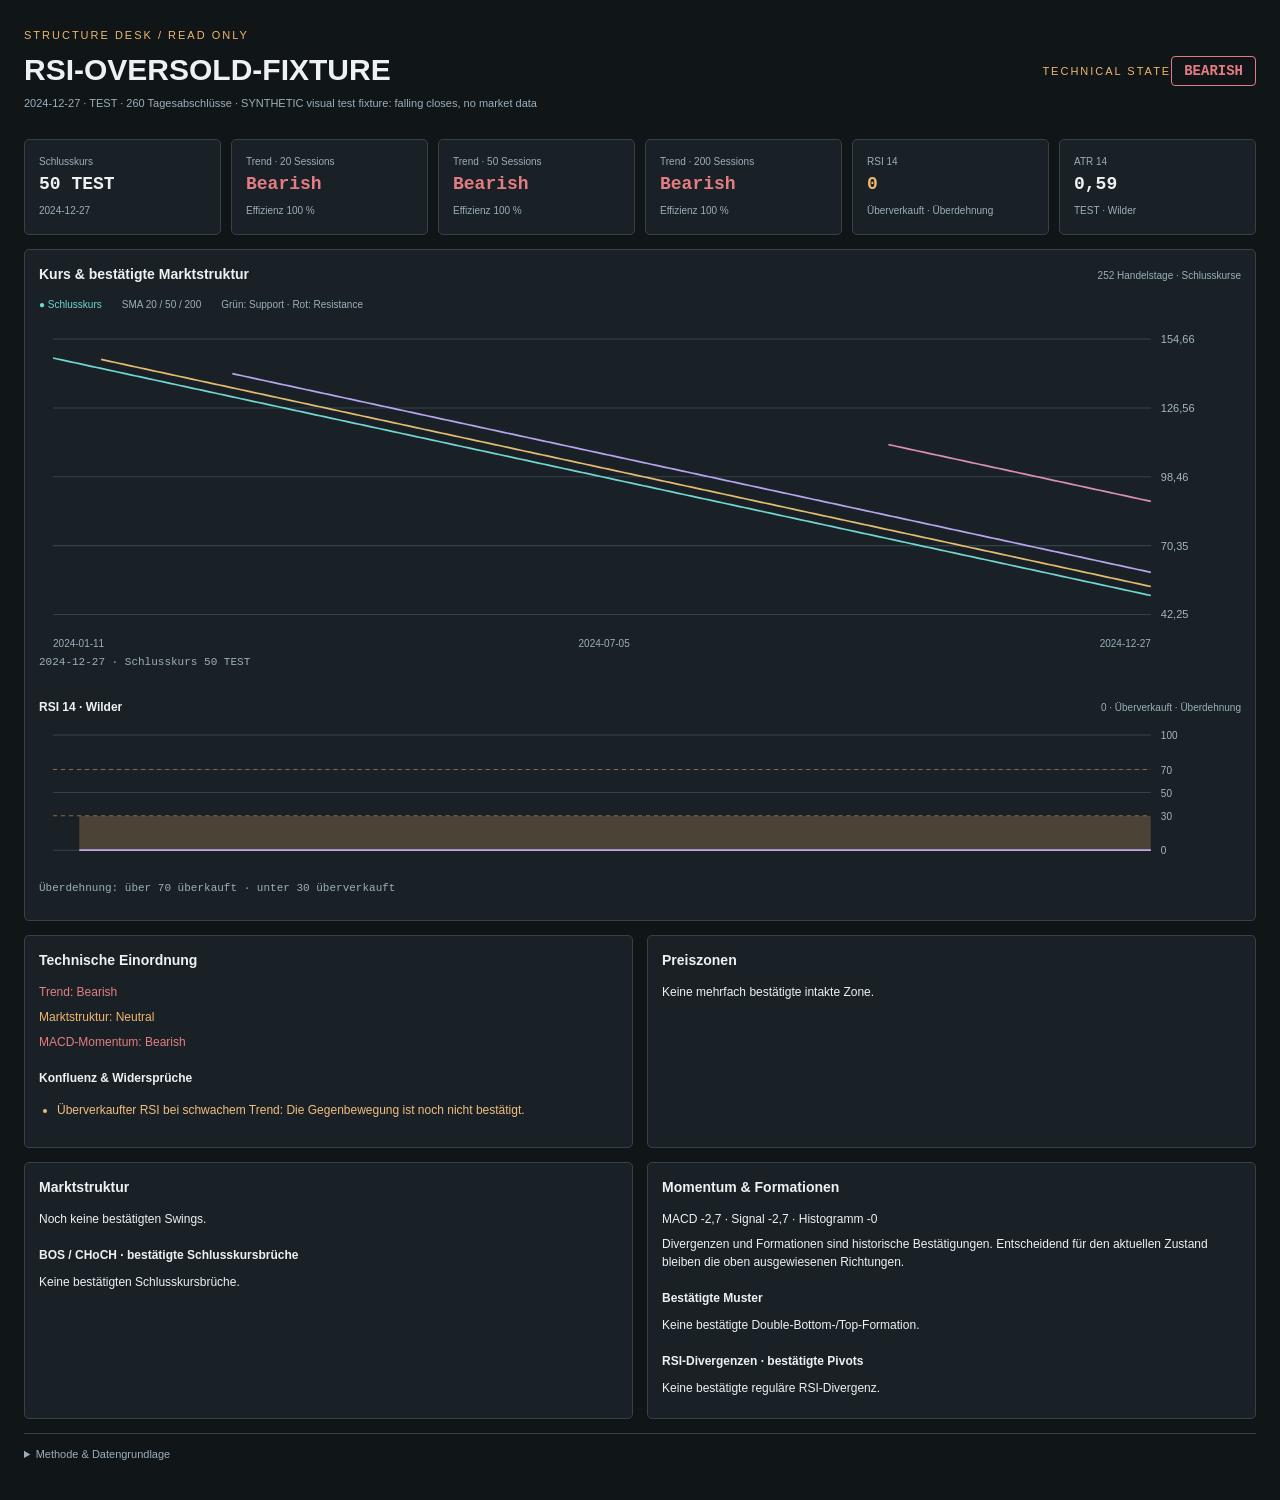
<file: docs/review/structure-desk/oversold/index.html>
<!doctype html><html lang="de"><head><meta charset="utf-8"><meta name="viewport" content="width=device-width,initial-scale=1">
<meta http-equiv="Content-Security-Policy" content="default-src 'none'; script-src 'unsafe-inline'; style-src 'unsafe-inline'; img-src data:; connect-src 'none'; base-uri 'none'; form-action 'none'">
<title>Structure Desk · technische Einordnung</title><style>:root{color-scheme:dark;--bg:#101518;--panel:#192126;--line:#34424a;--text:#edf1f3;--muted:#9aafb9;--green:#70d5a8;--red:#e47d83;--amber:#f0b56d}*{box-sizing:border-box}body{margin:0;background:var(--bg);color:var(--text);font:14px/1.5 "Segoe UI",Arial,sans-serif}main{padding:24px;width:100%;max-width:none}header{display:flex;justify-content:space-between;gap:20px;align-items:center;margin-bottom:20px}h1{font-size:30px;line-height:1.2;margin:7px 0}h2{font-size:14px;margin:0 0 12px}h3{font-size:12px;margin:18px 0 9px}p{margin:7px 0}small,header p{font-size:11px;color:var(--muted)}header small{letter-spacing:2px;color:var(--amber)}.badge{display:inline-block;padding:6px 12px;border:1px solid currentColor;border-radius:4px;font:bold 14px Consolas,monospace}.BULLISH{color:var(--green)}.BEARISH{color:var(--red)}.NEUTRAL,.UNAVAILABLE{color:var(--amber)}.metrics{display:grid;grid-template-columns:repeat(6,minmax(0,1fr));gap:10px;margin-bottom:14px}.metric,.panel,.chart-panel{background:var(--panel);border:1px solid var(--line);border-radius:5px;padding:14px;min-width:0}.metric span{display:block;color:var(--muted);font-size:10px}.metric strong{display:block;margin:5px 0;font:600 18px Consolas,monospace}.metric small{font-size:10px}.chart-panel{margin-bottom:14px}.section-head{display:flex;align-items:baseline;justify-content:space-between;gap:10px}.section-head span,.legend{color:var(--muted);font-size:10px}.legend{display:flex;gap:20px;margin-bottom:7px;flex-wrap:wrap}.legend span:first-child{color:#71d5d1}svg{width:100%;display:block;height:auto;touch-action:pan-y}#price-readout,#rsi-readout{font:11px Consolas,monospace;color:var(--muted);min-height:17px}.two-col{display:grid;grid-template-columns:1fr 1fr;gap:14px;margin-bottom:14px}.panel p,.panel li{font-size:12px}.panel ul{padding-left:18px}.event{display:flex;justify-content:space-between;gap:12px;border-top:1px solid var(--line);padding:8px 0;font-size:11px}.event b{font:600 12px Consolas,monospace}.event span{color:var(--muted);text-align:right}.zone{padding:9px 0;border-top:1px solid var(--line);font-size:12px}.zone strong{font:600 14px Consolas,monospace}.zone small{display:block;margin-top:4px}.conflict{color:#efbd80}details{color:var(--muted);font-size:11px;border-top:1px solid var(--line);padding:12px 0;overflow-wrap:anywhere}summary{cursor:pointer}details p{margin:10px 0}#evidence{max-width:1200px}#title,#meta{overflow-wrap:anywhere}@media(min-width:1800px){main{padding:28px}.chart-panel{padding:18px}}@media(max-width:1100px){.metrics{grid-template-columns:repeat(3,minmax(0,1fr))}}@media(max-width:650px){main{padding:12px}header{align-items:start}.metrics{grid-template-columns:repeat(2,minmax(0,1fr))}.two-col{grid-template-columns:1fr}h1{font-size:24px}.metric{padding:10px}.metric strong{font-size:15px}.badge{font-size:11px;padding:5px}.section-head{flex-wrap:wrap}.event{flex-wrap:wrap}.event span{text-align:left}}
:root .rsi-extension{color:var(--amber)}:root .rsi-neutral{color:var(--text)}
</style></head>
<body><main><header><div><small>STRUCTURE DESK / READ ONLY</small><h1 id="title"></h1><p id="meta"></p></div><div id="state"></div></header>
<section class="metrics" id="metrics" aria-label="Technischer Überblick"></section>
<section class="chart-panel"><div class="section-head"><h2>Kurs & bestätigte Marktstruktur</h2><span>252 Handelstage · Schlusskurse</span></div><div class="legend"><span>● Schlusskurs</span><span>SMA 20 / 50 / 200</span><span>Grün: Support · Rot: Resistance</span></div><div id="price-chart"></div><p id="price-readout"></p>
<div class="section-head"><h3>RSI 14 · Wilder</h3><span id="rsi-state"></span></div><div id="rsi-chart"></div><p id="rsi-readout"></p></section>
<div class="two-col"><section class="panel"><h2>Technische Einordnung</h2><div id="assessment"></div><h3>Konfluenz & Widersprüche</h3><ul id="conflicts"></ul></section>
<section class="panel"><h2>Preiszonen</h2><div id="zones"></div></section></div>
<div class="two-col"><section class="panel"><h2>Marktstruktur</h2><div id="swings"></div><h3>BOS / CHoCH · bestätigte Schlusskursbrüche</h3><div id="breaks"></div></section>
<section class="panel"><h2>Momentum & Formationen</h2><div id="trends"></div><h3>Bestätigte Muster</h3><div id="patterns"></div><h3>RSI-Divergenzen · bestätigte Pivots</h3><div id="divergences"></div></section></div>
<details><summary>Methode & Datengrundlage</summary><div id="evidence"></div></details></main>
<script id="report-data" type="application/json">{"schema_version": 1, "mode": "DESCRIPTIVE_READ_ONLY", "symbol": "RSI-OVERSOLD-FIXTURE", "source": "SYNTHETIC visual test fixture: falling closes, no market data", "currency": "TEST", "adjustment": "Synthetic OHLC; presentation acceptance fixture only", "as_of": "2024-12-27", "bars": 260, "assessment": {"state": "BEARISH", "reasons": ["trend: BEARISH", "structure: NEUTRAL", "momentum: BEARISH", "RSI is oversold."], "conflicts": ["Oversold RSI can persist in a downtrend; no confirmed reversal follows from RSI alone."], "votes": {"trend": "BEARISH", "structure": "NEUTRAL", "momentum": "BEARISH"}}, "trends": [{"window": 20, "direction": "BEARISH", "sma": 53.66795366795367, "five_bar_slope": -1.9305019305019329, "efficiency": 1.0, "distance_atr": -6.25823452082065}, {"window": 50, "direction": "BEARISH", "sma": 59.45945945945946, "five_bar_slope": -1.9305019305019329, "efficiency": 1.0, "distance_atr": -16.1396574484322}, {"window": 200, "direction": "BEARISH", "sma": 88.41698841698843, "five_bar_slope": -1.9305019305019187, "efficiency": 1.0, "distance_atr": -65.54677208648998}], "momentum": {"rsi14": 0.0, "rsi_state": "OVERSOLD", "macd": -2.7027026920647543, "signal": -2.7027026870586637, "histogram": -5.006090653125739e-09}, "atr14": 0.5861003859396252, "structure_bias": "NEUTRAL", "swings": [], "breaks": [], "zones": [], "patterns": [], "divergences": [], "series": [{"date": "2024-01-11", "close": 146.91119691119692, "rsi14": null, "atr14": null, "macd": -0.6532574437579228, "macd_signal": -0.34526980360388165, "macd_hist": -0.3079876401540412, "sma20": null, "sma50": null, "sma200": null}, {"date": "2024-01-12", "close": 146.52509652509653, "rsi14": null, "atr14": null, "macd": -0.7605529858278146, "macd_signal": -0.42832644004866827, "macd_hist": -0.33222654577914634, "sma20": null, "sma50": null, "sma200": null}, {"date": "2024-01-15", "close": 146.13899613899613, "rsi14": null, "atr14": null, "macd": -0.8667492050207386, "macd_signal": -0.5160109930430824, "macd_hist": -0.3507382119776562, "sma20": null, "sma50": null, "sma200": null}, {"date": "2024-01-16", "close": 145.75289575289574, "rsi14": null, "atr14": null, "macd": -0.9708739180372277, "macd_signal": -0.6069835780419115, "macd_hist": -0.36389033999531617, "sma20": null, "sma50": null, "sma200": null}, {"date": "2024-01-17", "close": 145.36679536679537, "rsi14": null, "atr14": null, "macd": -1.0721890497130175, "macd_signal": -0.7000246723761328, "macd_hist": -0.3721643773368848, "sma20": null, "sma50": null, "sma200": null}, {"date": "2024-01-18", "close": 144.98069498069498, "rsi14": null, "atr14": 0.572807501378918, "macd": -1.170148354051463, "macd_signal": -0.7940494087111988, "macd_hist": -0.3760989453402642, "sma20": null, "sma50": null, "sma200": null}, {"date": "2024-01-19", "close": 144.59459459459458, "rsi14": 0.0, "atr14": 0.5737569931447369, "macd": -1.2643621035890078, "macd_signal": -0.8881119476867606, "macd_hist": -0.3762501559022472, "sma20": null, "sma50": null, "sma200": null}, {"date": "2024-01-22", "close": 144.20849420849422, "rsi14": 0.0, "atr14": 0.5746386640701383, "macd": -1.3545676406809548, "macd_signal": -0.9814030862855995, "macd_hist": -0.37316455439535534, "sma20": null, "sma50": null, "sma200": null}, {"date": "2024-01-23", "close": 143.82239382239382, "rsi14": 0.0, "atr14": 0.5754573585008701, "macd": -1.440604857058105, "macd_signal": -1.0732434404401006, "macd_hist": -0.36736141661800437, "sma20": null, "sma50": null, "sma200": null}, {"date": "2024-01-24", "close": 143.43629343629343, "rsi14": 0.0, "atr14": 0.5762175747579782, "macd": -1.5223958139991112, "macd_signal": -1.1630739151519027, "macd_hist": -0.35932189884720844, "sma20": null, "sma50": null, "sma200": null}, {"date": "2024-01-25", "close": 143.05019305019306, "rsi14": 0.0, "atr14": 0.5769234898538623, "macd": -1.5999278388241578, "macd_signal": -1.2504446998863536, "macd_hist": -0.34948313893780414, "sma20": null, "sma50": null, "sma200": null}, {"date": "2024-01-26", "close": 142.66409266409266, "rsi14": 0.0, "atr14": 0.5775789824428996, "macd": -1.67323953763443, "macd_signal": -1.3350036674359689, "macd_hist": -0.33823587019846113, "sma20": 146.33204633204633, "sma50": null, "sma200": null}, {"date": "2024-01-29", "close": 142.27799227799227, "rsi14": 0.0, "atr14": 0.5781876541327199, "macd": -1.742409252258625, "macd_signal": -1.4164847844005002, "macd_hist": -0.3259244678581248, "sma20": 145.94594594594594, "sma50": null, "sma200": null}, {"date": "2024-01-30", "close": 141.8918918918919, "rsi14": 0.0, "atr14": 0.5787528492732653, "macd": -1.8075455637213906, "macd_signal": -1.4946969402646784, "macd_hist": -0.31284862345671227, "sma20": 145.55984555984554, "sma50": null, "sma200": null}, {"date": "2024-01-31", "close": 141.5057915057915, "rsi14": 0.0, "atr14": 0.5792776733323451, "macd": -1.868779507334466, "macd_signal": -1.569513453678636, "macd_hist": -0.29926605365583003, "sma20": 145.17374517374517, "sma50": null, "sma200": null}, {"date": "2024-02-01", "close": 141.1196911196911, "rsi14": 0.0, "atr14": 0.5797650099586337, "macd": -1.9262582175198588, "macd_signal": -1.6408624064468804, "macd_hist": -0.2853958110729784, "sma20": 144.78764478764478, "sma50": null, "sma200": null}, {"date": "2024-02-02", "close": 140.73359073359075, "rsi14": 0.0, "atr14": 0.5802175368258995, "macd": -1.980139765217018, "macd_signal": -1.708717878200908, "macd_hist": -0.27142188701611003, "sma20": 144.4015444015444, "sma50": null, "sma200": null}, {"date": "2024-02-05", "close": 140.34749034749035, "rsi14": 0.0, "atr14": 0.5806377403455054, "macd": -2.030588988483885, "macd_signal": -1.7730921002575035, "macd_hist": -0.2574968882263813, "sma20": 144.01544401544402, "sma50": null, "sma200": null}, {"date": "2024-02-06", "close": 139.96138996138995, "rsi14": 0.0, "atr14": 0.5810279293279967, "macd": -2.0777741487552817, "macd_signal": -1.8340285099570592, "macd_hist": -0.24374563879822242, "sma20": 143.62934362934362, "sma50": null, "sma200": null}, {"date": "2024-02-07", "close": 139.5752895752896, "rsi14": 0.0, "atr14": 0.5813902476688794, "macd": -2.121864272089823, "macd_signal": -1.891595662383612, "macd_hist": -0.230268609706211, "sma20": 143.24324324324326, "sma50": null, "sma200": null}, {"date": "2024-02-08", "close": 139.1891891891892, "rsi14": 0.0, "atr14": 0.5817266861282725, "macd": -2.16302705738741, "macd_signal": -1.9458819413843718, "macd_hist": -0.2171451160030382, "sma20": 142.85714285714286, "sma50": null, "sma200": null}, {"date": "2024-02-09", "close": 138.8030888030888, "rsi14": 0.0, "atr14": 0.5820390932691376, "macd": -2.2014272526526213, "macd_signal": -1.9969910036380218, "macd_hist": -0.20443624901459945, "sma20": 142.4710424710425, "sma50": null, "sma200": null}, {"date": "2024-02-12", "close": 138.41698841698843, "rsi14": 0.0, "atr14": 0.5823291856142246, "macd": -2.2372254164649803, "macd_signal": -2.0450378862034135, "macd_hist": -0.19218753026156676, "sma20": 142.0849420849421, "sma50": null, "sma200": null}, {"date": "2024-02-13", "close": 138.03088803088804, "rsi14": 0.0, "atr14": 0.5825985570775217, "macd": -2.2705769953634274, "macd_signal": -2.090145708035416, "macd_hist": -0.18043128732801117, "sma20": 141.6988416988417, "sma50": null, "sma200": null}, {"date": "2024-02-14", "close": 137.64478764478764, "rsi14": 0.0, "atr14": 0.5828486877220119, "macd": -2.3016316592563726, "macd_signal": -2.1324428982796078, "macd_hist": -0.16918876097676483, "sma20": 141.3127413127413, "sma50": null, "sma200": null}, {"date": "2024-02-15", "close": 137.25868725868725, "rsi14": 0.0, "atr14": 0.5830809518918956, "macd": -2.330532846562221, "macd_signal": -2.1720608879361305, "macd_hist": -0.15847195862609054, "sma20": 140.9266409266409, "sma50": null, "sma200": null}, {"date": "2024-02-16", "close": 136.87258687258688, "rsi14": 0.0, "atr14": 0.5832966257639285, "macd": -2.3574174788518576, "macd_signal": -2.2091322061192757, "macd_hist": -0.14828527273258185, "sma20": 140.54054054054055, "sma50": null, "sma200": null}, {"date": "2024-02-19", "close": 136.48648648648648, "rsi14": 0.0, "atr14": 0.5834968943593896, "macd": -2.3824158115443197, "macd_signal": -2.243788927204285, "macd_hist": -0.1386268843400349, "sma20": 140.15444015444015, "sma50": null, "sma200": null}, {"date": "2024-02-20", "close": 136.1003861003861, "rsi14": 0.0, "atr14": 0.583682858055175, "macd": -2.405651392897795, "macd_signal": -2.276161420342987, "macd_hist": -0.12948997255480776, "sma20": 139.76833976833976, "sma50": null, "sma200": null}, {"date": "2024-02-21", "close": 135.71428571428572, "rsi14": 0.0, "atr14": 0.5838555386298306, "macd": -2.4272411083149166, "macd_signal": -2.306377357937373, "macd_hist": -0.1208637503775436, "sma20": 139.38223938223936, "sma50": null, "sma200": null}, {"date": "2024-02-22", "close": 135.32818532818533, "rsi14": 0.0, "atr14": 0.5840158848777273, "macd": -2.4472952909851813, "macd_signal": -2.3345609445469346, "macd_hist": -0.11273434643824665, "sma20": 138.996138996139, "sma50": null, "sma200": null}, {"date": "2024-02-23", "close": 134.94208494208493, "rsi14": 0.0, "atr14": 0.5841647778222028, "macd": -2.465917883239314, "macd_signal": -2.3608323322854106, "macd_hist": -0.10508555095390326, "sma20": 138.6100386100386, "sma50": null, "sma200": null}, {"date": "2024-02-26", "close": 134.55598455598457, "rsi14": 0.0, "atr14": 0.5843030355563565, "macd": -2.483206635796961, "macd_signal": -2.385307192987721, "macd_hist": -0.0978994428092399, "sma20": 138.22393822393823, "sma50": null, "sma200": null}, {"date": "2024-02-27", "close": 134.16988416988417, "rsi14": 0.0, "atr14": 0.5844314177380728, "macd": -2.4992533344322396, "macd_signal": -2.4080964212766247, "macd_hist": -0.09115691315561492, "sma20": 137.83783783783784, "sma50": null, "sma200": null}, {"date": "2024-02-28", "close": 133.78378378378378, "rsi14": 0.0, "atr14": 0.5845506297639521, "macd": -2.514144045537023, "macd_signal": -2.4293059461287045, "macd_hist": -0.08483809940831843, "sma20": 137.45173745173744, "sma50": null, "sma200": null}, {"date": "2024-02-29", "close": 133.3976833976834, "rsi14": 0.0, "atr14": 0.5846613266451237, "macd": -2.5279593736922266, "macd_signal": -2.449036631641409, "macd_hist": -0.07892274205081762, "sma20": 137.06563706563708, "sma50": null, "sma200": null}, {"date": "2024-03-01", "close": 133.011583011583, "rsi14": 0.0, "atr14": 0.5847641166062137, "macd": -2.540774725711401, "macd_signal": -2.4673842504554075, "macd_hist": -0.07339047525599351, "sma20": 136.67953667953668, "sma50": null, "sma200": null}, {"date": "2024-03-04", "close": 132.62548262548262, "rsi14": 0.0, "atr14": 0.5848595644272259, "macd": -2.5526605767462627, "macd_signal": -2.4844395157135786, "macd_hist": -0.0682210610326841, "sma20": 136.2934362934363, "sma50": null, "sma200": null}, {"date": "2024-03-05", "close": 132.23938223938222, "rsi14": 0.0, "atr14": 0.5849481945467371, "macd": -2.5636827349753446, "macd_signal": -2.500288159565932, "macd_hist": -0.06339457540941273, "sma20": 135.90733590733592, "sma50": null, "sma200": null}, {"date": "2024-03-06", "close": 131.85328185328186, "rsi14": 0.0, "atr14": 0.585030493943424, "macd": -2.5739026021659583, "macd_signal": -2.5150110480859373, "macd_hist": -0.058891554080021, "sma20": 135.5212355212355, "sma50": null, "sma200": null}, {"date": "2024-03-07", "close": 131.46718146718146, "rsi14": 0.0, "atr14": 0.5851069148117782, "macd": -2.5833774280336854, "macd_signal": -2.528684324075487, "macd_hist": -0.054693103958198375, "sma20": 135.13513513513513, "sma50": null, "sma200": null}, {"date": "2024-03-08", "close": 131.0810810810811, "rsi14": 0.0, "atr14": 0.5851778770466767, "macd": -2.592160556843652, "macd_signal": -2.54137957062912, "macd_hist": -0.050780986214531865, "sma20": 134.74903474903473, "sma50": 140.54054054054052, "sma200": null}, {"date": "2024-03-11", "close": 130.6949806949807, "rsi14": 0.0, "atr14": 0.585243770550513, "macd": -2.600301665123368, "macd_signal": -2.55316398952797, "macd_hist": -0.047137675595398054, "sma20": 134.36293436293437, "sma50": 140.15444015444015, "sma200": null}, {"date": "2024-03-12", "close": 130.3088803088803, "rsi14": 0.0, "atr14": 0.5853049573755038, "macd": -2.6078469897024092, "macd_signal": -2.564100589562858, "macd_hist": -0.043746400139551334, "sma20": 133.97683397683397, "sma50": 139.76833976833976, "sma200": null}, {"date": "2024-03-13", "close": 129.9227799227799, "rsi14": 0.0, "atr14": 0.5853617737129954, "macd": -2.6148395455748528, "macd_signal": -2.5742483807652574, "macd_hist": -0.04059116480959535, "sma20": 133.59073359073358, "sma50": 139.3822393822394, "sma200": null}, {"date": "2024-03-14", "close": 129.53667953667954, "rsi14": 0.0, "atr14": 0.5854145317406639, "macd": -2.6213193333054505, "macd_signal": -2.5836625712732966, "macd_hist": -0.037656762032153956, "sma20": 133.2046332046332, "sma50": 138.996138996139, "sma200": null}, {"date": "2024-03-15", "close": 129.15057915057915, "rsi14": 0.0, "atr14": 0.5854635213377868, "macd": -2.627323535879526, "macd_signal": -2.592394764194543, "macd_hist": -0.03492877168498332, "sma20": 132.81853281853282, "sma50": 138.6100386100386, "sma200": null}, {"date": "2024-03-18", "close": 128.76447876447875, "rsi14": 0.0, "atr14": 0.5855090116779723, "macd": -2.6328867050395104, "macd_signal": -2.600493152363536, "macd_hist": -0.03239355267597421, "sma20": 132.43243243243245, "sma50": 138.22393822393823, "sma200": null}, {"date": "2024-03-19", "close": 128.3783783783784, "rsi14": 0.0, "atr14": 0.5855512527081425, "macd": -2.6380409372607403, "macd_signal": -2.608002709342977, "macd_hist": -0.030038227917763116, "sma20": 132.04633204633205, "sma50": 137.83783783783784, "sma200": null}, {"date": "2024-03-20", "close": 127.99227799227799, "rsi14": 0.0, "atr14": 0.585590476521875, "macd": -2.642816039604355, "macd_signal": -2.6149653753952533, "macd_hist": -0.027850664209101872, "sma20": 131.66023166023166, "sma50": 137.45173745173744, "sma200": null}, {"date": "2024-03-21", "close": 127.60617760617761, "rsi14": 0.0, "atr14": 0.5856268986346256, "macd": -2.6472396857493266, "macd_signal": -2.6214202374660682, "macd_hist": -0.02581944828325833, "sma20": 131.27413127413126, "sma50": 137.06563706563705, "sma200": null}, {"date": "2024-03-22", "close": 127.22007722007721, "rsi14": 0.0, "atr14": 0.585660719167895, "macd": -2.651337562551845, "macd_signal": -2.6274037024832237, "macd_hist": -0.023933860068621193, "sma20": 130.88803088803087, "sma50": 136.67953667953668, "sma200": null}, {"date": "2024-03-25", "close": 126.83397683397683, "rsi14": 0.0, "atr14": 0.5856921239487871, "macd": -2.6551335075127724, "macd_signal": -2.6329496634891334, "macd_hist": -0.022183844023639043, "sma20": 130.5019305019305, "sma50": 136.2934362934363, "sma200": null}, {"date": "2024-03-26", "close": 126.44787644787644, "rsi14": 0.0, "atr14": 0.5857212855310451, "macd": -2.6586496375555555, "macd_signal": -2.638089658302418, "macd_hist": -0.020559979253137683, "sma20": 130.1158301158301, "sma50": 135.90733590733592, "sma200": null}, {"date": "2024-03-27", "close": 126.06177606177606, "rsi14": 0.0, "atr14": 0.5857483641431406, "macd": -2.6619064695281054, "macd_signal": -2.6428530205475553, "macd_hist": -0.01905344898055006, "sma20": 129.72972972972974, "sma50": 135.52123552123552, "sma200": null}, {"date": "2024-03-28", "close": 125.67567567567568, "rsi14": 0.0, "atr14": 0.585773508568658, "macd": -2.664923032847611, "macd_signal": -2.6472670230075663, "macd_hist": -0.01765600984004445, "sma20": 129.34362934362935, "sma50": 135.13513513513513, "sma200": null}, {"date": "2024-03-29", "close": 125.28957528957528, "rsi14": 0.0, "atr14": 0.5857968569637821, "macd": -2.667716974705982, "macd_signal": -2.6513570133472495, "macd_hist": -0.016359961358732633, "sma20": 128.95752895752895, "sma50": 134.74903474903476, "sma200": null}, {"date": "2024-04-01", "close": 124.9034749034749, "rsi14": 0.0, "atr14": 0.5858185376163966, "macd": -2.670304658247389, "macd_signal": -2.6551465423272775, "macd_hist": -0.015158115920111292, "sma20": 128.57142857142858, "sma50": 134.36293436293437, "sma200": null}, {"date": "2024-04-02", "close": 124.51737451737452, "rsi14": 0.0, "atr14": 0.5858386696509671, "macd": -2.672701254121222, "macd_signal": -2.658657484686066, "macd_hist": -0.014043769435155617, "sma20": 128.1853281853282, "sma50": 133.97683397683397, "sma200": null}, {"date": "2024-04-03", "close": 124.13127413127413, "rsi14": 0.0, "atr14": 0.5858573636830693, "macd": -2.674920825801081, "macd_signal": -2.661910152909069, "macd_hist": -0.013010672892011854, "sma20": 127.79922779922781, "sma50": 133.59073359073358, "sma200": null}, {"date": "2024-04-04", "close": 123.74517374517374, "rsi14": 0.0, "atr14": 0.5858747224271631, "macd": -2.676976409047697, "macd_signal": -2.664923404136795, "macd_hist": -0.012053004910901777, "sma20": 127.41312741312743, "sma50": 133.20463320463318, "sma200": null}, {"date": "2024-04-05", "close": 123.35907335907336, "rsi14": 0.0, "atr14": 0.5858908412609646, "macd": -2.678880085877992, "macd_signal": -2.6677147404850348, "macd_hist": -0.011165345392957438, "sma20": 127.02702702702702, "sma50": 132.81853281853282, "sma200": null}, {"date": "2024-04-08", "close": 122.97297297297297, "rsi14": 0.0, "atr14": 0.5859058087494955, "macd": -2.6806430533869303, "macd_signal": -2.670300403065414, "macd_hist": -0.010342650321516267, "sma20": 126.64092664092664, "sma50": 132.43243243243242, "sma200": null}, {"date": "2024-04-09", "close": 122.58687258687259, "rsi14": 0.0, "atr14": 0.5859197071317018, "macd": -2.682275687752224, "macd_signal": -2.6726954600027764, "macd_hist": -0.009580227749447445, "sma20": 126.25482625482626, "sma50": 132.04633204633205, "sma200": null}, {"date": "2024-04-10", "close": 122.2007722007722, "rsi14": 0.0, "atr14": 0.585932612772322, "macd": -2.6837876037358654, "macd_signal": -2.674913888749394, "macd_hist": -0.00887371498647127, "sma20": 125.86872586872587, "sma50": 131.66023166023166, "sma200": null}, {"date": "2024-04-11", "close": 121.81467181467181, "rsi14": 0.0, "atr14": 0.5859445965814702, "macd": -2.6851877099790755, "macd_signal": -2.6769686529953307, "macd_hist": -0.00821905698374481, "sma20": 125.48262548262547, "sma50": 131.27413127413126, "sma200": null}, {"date": "2024-04-12", "close": 121.42857142857143, "rsi14": 0.0, "atr14": 0.5859557244042498, "macd": -2.686484260371614, "macd_signal": -2.678871774470587, "macd_hist": -0.007612485901026922, "sma20": 125.0965250965251, "sma50": 130.88803088803087, "sma200": null}, {"date": "2024-04-15", "close": 121.04247104247105, "rsi14": 0.0, "atr14": 0.585966057382545, "macd": -2.6876849017598516, "macd_signal": -2.6806343999284405, "macd_hist": -0.0070505018314110934, "sma20": 124.71042471042472, "sma50": 130.5019305019305, "sma200": null}, {"date": "2024-04-16", "close": 120.65637065637065, "rsi14": 0.0, "atr14": 0.585975652290963, "macd": -2.6887967182428696, "macd_signal": -2.6822668635913263, "macd_hist": -0.006529854651543321, "sma20": 124.32432432432434, "sma50": 130.1158301158301, "sma200": null}, {"date": "2024-04-17", "close": 120.27027027027027, "rsi14": 0.0, "atr14": 0.5859845618487789, "macd": -2.689826272290361, "macd_signal": -2.6837787453311335, "macd_hist": -0.0060475269592275005, "sma20": 123.93822393822393, "sma50": 129.72972972972974, "sma200": null}, {"date": "2024-04-18", "close": 119.88416988416988, "rsi14": 0.0, "atr14": 0.5859928350096089, "macd": -2.690779642902058, "macd_signal": -2.685178924845318, "macd_hist": -0.005600718056739673, "sma20": 123.55212355212356, "sma50": 129.34362934362935, "sma200": null}, {"date": "2024-04-19", "close": 119.4980694980695, "rsi14": 0.0, "atr14": 0.5860005172303785, "macd": -2.69166246101436, "macd_signal": -2.6864756320791265, "macd_hist": -0.005186828935233478, "sma20": 123.16602316602317, "sma50": 128.95752895752895, "sma200": null}, {"date": "2024-04-22", "close": 119.1119691119691, "rsi14": 0.0, "atr14": 0.5860076507210942, "macd": -2.692479942346665, "macd_signal": -2.6876764941326345, "macd_hist": -0.00480344821403067, "sma20": 122.77992277992277, "sma50": 128.57142857142858, "sma200": null}, {"date": "2024-04-23", "close": 118.72586872586872, "rsi14": 0.0, "atr14": 0.5860142746767577, "macd": -2.6932369178674804, "macd_signal": -2.688788578879604, "macd_hist": -0.0044483389878764434, "sma20": 122.39382239382239, "sma50": 128.1853281853282, "sma200": null}, {"date": "2024-04-24", "close": 118.33976833976834, "rsi14": 0.0, "atr14": 0.586020425492731, "macd": -2.693937862048571, "macd_signal": -2.6898184355133976, "macd_hist": -0.004119426535173609, "sma20": 122.00772200772201, "sma50": 127.79922779922781, "sma200": null}, {"date": "2024-04-25", "close": 117.95366795366795, "rsi14": 0.0, "atr14": 0.5860261369647073, "macd": -2.694586919064008, "macd_signal": -2.6907721322235196, "macd_hist": -0.0038147868404885266, "sma20": 121.62162162162163, "sma50": 127.41312741312743, "sma200": null}, {"date": "2024-04-26", "close": 117.56756756756756, "rsi14": 0.0, "atr14": 0.5860314404743985, "macd": -2.6951879270805392, "macd_signal": -2.6916552911949236, "macd_hist": -0.003532635885615587, "sma20": 121.23552123552125, "sma50": 127.02702702702703, "sma200": null}, {"date": "2024-04-29", "close": 117.18146718146718, "rsi14": 0.0, "atr14": 0.5860363651619689, "macd": -2.695744440775769, "macd_signal": -2.692473121111093, "macd_hist": -0.0032713196646763087, "sma20": 120.84942084942085, "sma50": 126.64092664092665, "sma200": null}, {"date": "2024-04-30", "close": 116.79536679536679, "rsi14": 0.0, "atr14": 0.5860409380861424, "macd": -2.6962597522113896, "macd_signal": -2.6932304473311524, "macd_hist": -0.003029304880237227, "sma20": 120.46332046332046, "sma50": 126.25482625482626, "sma200": null}, {"date": "2024-05-01", "close": 116.40926640926641, "rsi14": 0.0, "atr14": 0.5860451843728739, "macd": -2.696736910179368, "macd_signal": -2.693931739900796, "macd_hist": -0.002805170278572078, "sma20": 120.07722007722006, "sma50": 125.86872586872587, "sma200": null}, {"date": "2024-05-02", "close": 116.02316602316603, "rsi14": 0.0, "atr14": 0.5860491273534103, "macd": -2.6971787381317682, "macd_signal": -2.6945811395469907, "macd_hist": -0.002597598584777483, "sma20": 119.69111969111968, "sma50": 125.48262548262548, "sma200": null}, {"date": "2024-05-03", "close": 115.63706563706563, "rsi14": 0.0, "atr14": 0.5860527886924809, "macd": -2.6975878507961255, "macd_signal": -2.695182481796818, "macd_hist": -0.0024053689993075444, "sma20": 119.3050193050193, "sma50": 125.09652509652511, "sma200": null}, {"date": "2024-05-06", "close": 115.25096525096525, "rsi14": 0.0, "atr14": 0.5860561885073311, "macd": -2.697966669571997, "macd_signal": -2.695739319351854, "macd_hist": -0.0022273502201430873, "sma20": 118.91891891891892, "sma50": 124.71042471042472, "sma200": null}, {"date": "2024-05-07", "close": 114.86486486486487, "rsi14": 0.0, "atr14": 0.5860593454782634, "macd": -2.698317436796728, "macd_signal": -2.696254942840829, "macd_hist": -0.0020624939558988586, "sma20": 118.53281853281854, "sma50": 124.32432432432432, "sma200": null}, {"date": "2024-05-08", "close": 114.47876447876448, "rsi14": 0.0, "atr14": 0.586062276951273, "macd": -2.698642228963166, "macd_signal": -2.696732400065297, "macd_hist": -0.0019098288978693923, "sma20": 118.14671814671814, "sma50": 123.93822393822393, "sma200": null}, {"date": "2024-05-09", "close": 114.0926640926641, "rsi14": 0.0, "atr14": 0.5860649990333524, "macd": -2.6989429689652695, "macd_signal": -2.6971745138452916, "macd_hist": -0.0017684551199779186, "sma20": 117.76061776061776, "sma50": 123.55212355212356, "sma200": null}, {"date": "2024-05-10", "close": 113.70656370656371, "rsi14": 0.0, "atr14": 0.5860675266809975, "macd": -2.699221437442546, "macd_signal": -2.6975838985647425, "macd_hist": -0.0016375388778033795, "sma20": 117.37451737451738, "sma50": 123.16602316602317, "sma200": null}, {"date": "2024-05-13", "close": 113.32046332046332, "rsi14": 0.0, "atr14": 0.5860698737823833, "macd": -2.6994792832895484, "macd_signal": -2.6979629755097037, "macd_hist": -0.0015163077798447944, "sma20": 116.98841698841697, "sma50": 122.77992277992279, "sma200": null}, {"date": "2024-05-14", "close": 112.93436293436294, "rsi14": 0.0, "atr14": 0.5860720532336691, "macd": -2.69971803339088, "macd_signal": -2.6983139870859394, "macd_hist": -0.0014040463049407315, "sma20": 116.60231660231659, "sma50": 122.39382239382239, "sma200": null}, {"date": "2024-05-15", "close": 112.54826254826256, "rsi14": 0.0, "atr14": 0.586074077009863, "macd": -2.6999391016390746, "macd_signal": -2.6986390099965667, "macd_hist": -0.0013000916425078834, "sma20": 116.21621621621622, "sma50": 122.00772200772201, "sma200": null}, {"date": "2024-05-16", "close": 112.16216216216216, "rsi14": 0.0, "atr14": 0.5860759562306155, "macd": -2.7001437972872537, "macd_signal": -2.698939967454704, "macd_hist": -0.00120382983254963, "sma20": 115.83011583011583, "sma50": 121.62162162162161, "sma200": null}, {"date": "2024-05-17", "close": 111.77606177606177, "rsi14": 0.0, "atr14": 0.5860777012213142, "macd": -2.700333332685858, "macd_signal": -2.699218640500935, "macd_hist": -0.001114692184922994, "sma20": 115.44401544401546, "sma50": 121.23552123552125, "sma200": null}, {"date": "2024-05-20", "close": 111.3899613899614, "rsi14": 0.0, "atr14": 0.5860793215698182, "macd": -2.7005088304484843, "macd_signal": -2.699476678490445, "macd_hist": -0.0010321519580394067, "sma20": 115.05791505791505, "sma50": 120.84942084942084, "sma200": null}, {"date": "2024-05-21", "close": 111.003861003861, "rsi14": 0.0, "atr14": 0.5860808261791454, "macd": -2.700671330088767, "macd_signal": -2.6997156088101093, "macd_hist": -0.0009557212786575064, "sma20": 114.67181467181467, "sma50": 120.46332046332046, "sma200": null}, {"date": "2024-05-22", "close": 110.61776061776061, "rsi14": 0.0, "atr14": 0.5860822233163777, "macd": -2.7008217941672115, "macd_signal": -2.69993684588153, "macd_hist": -0.0008849482856816415, "sma20": 114.28571428571429, "sma50": 120.07722007722008, "sma200": null}, {"date": "2024-05-23", "close": 110.23166023166023, "rsi14": 0.0, "atr14": 0.5860835206580924, "macd": -2.70096111398405, "macd_signal": -2.700141699502034, "macd_hist": -0.0008194144820161675, "sma20": 113.89961389961388, "sma50": 119.6911196911197, "sma200": null}, {"date": "2024-05-24", "close": 109.84555984555985, "rsi14": 0.0, "atr14": 0.5860847253325419, "macd": -2.7010901148515956, "macd_signal": -2.7003313825719464, "macd_hist": -0.0007587322796491769, "sma20": 113.5135135135135, "sma50": 119.3050193050193, "sma200": null}, {"date": "2024-05-27", "close": 109.45945945945945, "rsi14": 0.0, "atr14": 0.5860858439588174, "macd": -2.701209560976892, "macd_signal": -2.7005070182529356, "macd_hist": -0.000702542723956423, "sma20": 113.12741312741312, "sma50": 118.91891891891893, "sma200": null}, {"date": "2024-05-28", "close": 109.07335907335907, "rsi14": 0.0, "atr14": 0.5860868826832151, "macd": -2.7013201599836094, "macd_signal": -2.7006696465990703, "macd_hist": -0.000650513384539142, "sma20": 112.74131274131273, "sma50": 118.53281853281852, "sma200": null}, {"date": "2024-05-29", "close": 108.68725868725869, "rsi14": 0.0, "atr14": 0.5860878472130128, "macd": -2.701422567099627, "macd_signal": -2.7008202306991818, "macd_hist": -0.0006023364004450471, "sma20": 112.35521235521234, "sma50": 118.14671814671816, "sma200": null}, {"date": "2024-05-30", "close": 108.3011583011583, "rsi14": 0.0, "atr14": 0.5860887428478261, "macd": -2.701517389035004, "macd_signal": -2.7009596623663463, "macd_hist": -0.0005577266686578319, "sma20": 111.96911196911196, "sma50": 117.76061776061778, "sma200": null}, {"date": "2024-05-31", "close": 107.91505791505791, "rsi14": 0.0, "atr14": 0.586089574508723, "macd": -2.7016051875731932, "macd_signal": -2.7010887674077155, "macd_hist": -0.0005164201654777045, "sma20": 111.58301158301158, "sma50": 117.37451737451737, "sma200": null}, {"date": "2024-06-03", "close": 107.52895752895753, "rsi14": 0.0, "atr14": 0.5860903467652702, "macd": -2.701686482896605, "macd_signal": -2.7012083105054936, "macd_hist": -0.00047817239111136445, "sma20": 111.1969111969112, "sma50": 116.98841698841699, "sma200": null}, {"date": "2024-06-04", "close": 107.14285714285714, "rsi14": 0.0, "atr14": 0.5860910638606364, "macd": -2.7017617566663006, "macd_signal": -2.701318999737655, "macd_hist": -0.00044275692864559346, "sma20": 110.8108108108108, "sma50": 116.6023166023166, "sma200": null}, {"date": "2024-06-05", "close": 106.75675675675676, "rsi14": 0.0, "atr14": 0.5860917297349041, "macd": -2.7018314548737408, "macd_signal": -2.701421490764872, "macd_hist": -0.0004099641088686212, "sma20": 110.42471042471043, "sma50": 116.21621621621621, "sma200": null}, {"date": "2024-06-06", "close": 106.37065637065638, "rsi14": 0.0, "atr14": 0.586092348046724, "macd": -2.701895990481603, "macd_signal": -2.7015163907082185, "macd_hist": -0.0003795997733844203, "sma20": 110.03861003861005, "sma50": 115.83011583011583, "sma200": null}, {"date": "2024-06-07", "close": 105.98455598455598, "rsi14": 0.0, "atr14": 0.586092922193415, "macd": -2.701955745869199, "macd_signal": -2.701604261740415, "macd_hist": -0.00035148412878438506, "sma20": 109.65250965250964, "sma50": 115.44401544401543, "sma200": null}, {"date": "2024-06-10", "close": 105.5984555984556, "rsi14": 0.0, "atr14": 0.5860934553296271, "macd": -2.7020110750969053, "macd_signal": -2.7016856244117133, "macd_hist": -0.00032545068519196363, "sma20": 109.26640926640928, "sma50": 115.05791505791505, "sma200": null}, {"date": "2024-06-11", "close": 105.21235521235522, "rsi14": 0.0, "atr14": 0.5860939503846812, "macd": -2.7020623060030147, "macd_signal": -2.7017609607299735, "macd_hist": -0.00030134527304115366, "sma20": 108.88030888030887, "sma50": 114.67181467181469, "sma200": null}, {"date": "2024-06-12", "close": 104.82625482625483, "rsi14": 0.0, "atr14": 0.5860944100786609, "macd": -2.70210974214541, "macd_signal": -2.701830717013061, "macd_hist": -0.00027902513234900894, "sma20": 108.4942084942085, "sma50": 114.28571428571429, "sma200": null}, {"date": "2024-06-13", "close": 104.44015444015443, "rsi14": 0.0, "atr14": 0.5860948369373565, "macd": -2.702153664599507, "macd_signal": -2.7018953065303504, "macd_hist": -0.00025835806915663895, "sma20": 108.1081081081081, "sma50": 113.89961389961391, "sma200": null}, {"date": "2024-06-14", "close": 104.05405405405406, "rsi14": 0.0, "atr14": 0.5860952333061432, "macd": -2.702194333623112, "macd_signal": -2.7019551119489025, "macd_hist": -0.00023922167420931117, "sma20": 107.72200772200772, "sma50": 113.51351351351352, "sma200": null}, {"date": "2024-06-17", "close": 103.66795366795367, "rsi14": 0.0, "atr14": 0.5860956013628756, "macd": -2.7022319901980723, "macd_signal": -2.7020104875987365, "macd_hist": -0.00022150259933573224, "sma20": 107.33590733590734, "sma50": 113.12741312741313, "sma200": null}, {"date": "2024-06-18", "close": 103.28185328185327, "rsi14": 0.0, "atr14": 0.5860959431298415, "macd": -2.702266857457701, "macd_signal": -2.70206176157053, "macd_hist": -0.00020509588717132488, "sma20": 106.94980694980696, "sma50": 112.74131274131274, "sma200": null}, {"date": "2024-06-19", "close": 102.89575289575289, "rsi14": 0.0, "atr14": 0.5860962604848802, "macd": -2.7022991420086413, "macd_signal": -2.7021092376581524, "macd_hist": -0.00018990435048893417, "sma20": 106.56370656370657, "sma50": 112.35521235521236, "sma200": null}, {"date": "2024-06-20", "close": 102.50965250965251, "rsi14": 0.0, "atr14": 0.5860965551717019, "macd": -2.7023290351547615, "macd_signal": -2.7021531971574744, "macd_hist": -0.00017583799728715377, "sma20": 106.17760617760618, "sma50": 111.96911196911198, "sma200": null}, {"date": "2024-06-21", "close": 102.12355212355212, "rsi14": 0.0, "atr14": 0.5860968288094659, "macd": -2.702356714030472, "macd_signal": -2.702193900532074, "macd_hist": -0.00016281349839797343, "sma20": 105.79150579150578, "sma50": 111.58301158301157, "sma200": null}, {"date": "2024-06-24", "close": 101.73745173745174, "rsi14": 0.0, "atr14": 0.5860970829016744, "macd": -2.7023823426501536, "macd_signal": -2.7022315889556903, "macd_hist": -0.00015075369446337916, "sma20": 105.40540540540542, "sma50": 111.19691119691119, "sma200": null}, {"date": "2024-06-25", "close": 101.35135135135135, "rsi14": 0.0, "atr14": 0.5860973188444394, "macd": -2.702406072879839, "macd_signal": -2.70226648574052, "macd_hist": -0.00013958713931883082, "sma20": 105.01930501930501, "sma50": 110.81081081081082, "sma200": null}, {"date": "2024-06-26", "close": 100.96525096525096, "rsi14": 0.0, "atr14": 0.5860975379341508, "macd": -2.7024280453369727, "macd_signal": -2.702298797659811, "macd_hist": -0.0001292476771617146, "sma20": 104.63320463320463, "sma50": 110.42471042471041, "sma200": null}, {"date": "2024-06-27", "close": 100.57915057915058, "rsi14": 0.0, "atr14": 0.586097741374596, "macd": -2.7024483902235232, "macd_signal": -2.7023287161725538, "macd_hist": -0.00011967405096946493, "sma20": 104.24710424710425, "sma50": 110.03861003861005, "sma200": null}, {"date": "2024-06-28", "close": 100.1930501930502, "rsi14": 0.0, "atr14": 0.5860979302835808, "macd": -2.702467228097362, "macd_signal": -2.7023564185575157, "macd_hist": -0.00011080953984610176, "sma20": 103.86100386100387, "sma50": 109.65250965250965, "sma200": null}, {"date": "2024-07-01", "close": 99.8069498069498, "rsi14": 0.0, "atr14": 0.5860981056990678, "macd": -2.702484670586614, "macd_signal": -2.7023820689633355, "macd_hist": -0.00010260162327835332, "sma20": 103.47490347490347, "sma50": 109.26640926640927, "sma200": null}, {"date": "2024-07-02", "close": 99.42084942084942, "rsi14": 0.0, "atr14": 0.586098268584876, "macd": -2.702500821051018, "macd_signal": -2.702405819380872, "macd_hist": -9.500167014575567e-05, "sma20": 103.08880308880309, "sma50": 108.88030888030887, "sma200": null}, {"date": "2024-07-03", "close": 99.03474903474904, "rsi14": 0.0, "atr14": 0.5860984198359837, "macd": -2.702515775194371, "macd_signal": -2.7024278105435724, "macd_hist": -8.796465079852211e-05, "sma20": 102.70270270270271, "sma50": 108.4942084942085, "sma200": null}, {"date": "2024-07-04", "close": 98.64864864864865, "rsi14": 0.0, "atr14": 0.5860985602834418, "macd": -2.7025296216315695, "macd_signal": -2.702448172761172, "macd_hist": -8.14488703975158e-05, "sma20": 102.31660231660231, "sma50": 108.1081081081081, "sma200": null}, {"date": "2024-07-05", "close": 98.26254826254826, "rsi14": 0.0, "atr14": 0.5860986906989376, "macd": -2.702542442413659, "macd_signal": -2.7024670266916697, "macd_hist": -7.541572198910274e-05, "sma20": 101.93050193050193, "sma50": 107.72200772200772, "sma200": null}, {"date": "2024-07-08", "close": 97.87644787644788, "rsi14": 0.0, "atr14": 0.586098811799041, "macd": -2.7025543135140424, "macd_signal": -2.7024844840561446, "macd_hist": -6.982945789779649e-05, "sma20": 101.54440154440155, "sma50": 107.33590733590734, "sma200": null}, {"date": "2024-07-09", "close": 97.49034749034749, "rsi14": 0.0, "atr14": 0.586098924249138, "macd": -2.702565305278597, "macd_signal": -2.702500648300635, "macd_hist": -6.465697796187442e-05, "sma20": 101.15830115830116, "sma50": 106.94980694980694, "sma200": null}, {"date": "2024-07-10", "close": 97.1042471042471, "rsi14": 0.0, "atr14": 0.5860990286670852, "macd": -2.7025754828425477, "macd_signal": -2.702515615209018, "macd_hist": -5.986763352971991e-05, "sma20": 100.77220077220076, "sma50": 106.56370656370656, "sma200": null}, {"date": "2024-07-11", "close": 96.71814671814673, "rsi14": 0.0, "atr14": 0.5860991256266056, "macd": -2.7025849065164067, "macd_signal": -2.702529473470496, "macd_hist": -5.543304591082432e-05, "sma20": 100.38610038610038, "sma50": 106.1776061776062, "sma200": null}, {"date": "2024-07-12", "close": 96.33204633204633, "rsi14": 0.0, "atr14": 0.5860992156604479, "macd": -2.702593632143362, "macd_signal": -2.702542305205069, "macd_hist": -5.132693829290602e-05, "sma20": 100.0, "sma50": 105.79150579150578, "sma200": null}, {"date": "2024-07-15", "close": 95.94594594594594, "rsi14": 0.0, "atr14": 0.5860992992633014, "macd": -2.7026017114301197, "macd_signal": -2.702554186450079, "macd_hist": -4.752498004068073e-05, "sma20": 99.61389961389962, "sma50": 105.4054054054054, "sma200": null}, {"date": "2024-07-16", "close": 95.55984555984556, "rsi14": 0.0, "atr14": 0.5860993768945215, "macd": -2.702609192253334, "macd_signal": -2.70256518761073, "macd_hist": -4.4004642604011934e-05, "sma20": 99.22779922779924, "sma50": 105.01930501930502, "sma200": null}, {"date": "2024-07-17", "close": 95.17374517374517, "rsi14": 0.0, "atr14": 0.5860994489806546, "macd": -2.702616118943297, "macd_signal": -2.7025753738772433, "macd_hist": -4.074506605356021e-05, "sma20": 98.84169884169884, "sma50": 104.63320463320464, "sma200": null}, {"date": "2024-07-18", "close": 94.78764478764478, "rsi14": 0.0, "atr14": 0.5860995159177792, "macd": -2.7026225325466555, "macd_signal": -2.702584805611126, "macd_hist": -3.772693552939188e-05, "sma20": 98.45559845559845, "sma50": 104.24710424710423, "sma200": null}, {"date": "2024-07-19", "close": 94.4015444015444, "rsi14": 0.0, "atr14": 0.5860995780736795, "macd": -2.7026284710695876, "macd_signal": -2.7025935387028186, "macd_hist": -3.4932366768991585e-05, "sma20": 98.06949806949807, "sma50": 103.86100386100387, "sma200": null}, {"date": "2024-07-22", "close": 94.01544401544402, "rsi14": 0.0, "atr14": 0.5860996357898726, "macd": -2.7026339697030295, "macd_signal": -2.702601624902861, "macd_hist": -3.2344800168448984e-05, "sma20": 97.68339768339769, "sma50": 103.47490347490347, "sma200": null}, {"date": "2024-07-23", "close": 93.62934362934362, "rsi14": 0.0, "atr14": 0.5860996893834816, "macd": -2.7026390610312205, "macd_signal": -2.702609112128533, "macd_hist": -2.9948902687593204e-05, "sma20": 97.29729729729729, "sma50": 103.08880308880309, "sma200": null}, {"date": "2024-07-24", "close": 93.24324324324324, "rsi14": 0.0, "atr14": 0.5860997391489746, "macd": -2.7026437752247716, "macd_signal": -2.7026160447477805, "macd_hist": -2.773047699111686e-05, "sma20": 96.91119691119692, "sma50": 102.7027027027027, "sma200": null}, {"date": "2024-07-25", "close": 92.85714285714286, "rsi14": 0.0, "atr14": 0.5860997853597896, "macd": -2.702648140219466, "macd_signal": -2.7026224638421175, "macd_hist": -2.5676377348737844e-05, "sma20": 96.52509652509653, "sma50": 102.31660231660233, "sma200": null}, {"date": "2024-07-26", "close": 92.47104247104247, "rsi14": 0.0, "atr14": 0.586099828269833, "macd": -2.7026521818817884, "macd_signal": -2.7026284074500517, "macd_hist": -2.377443173662286e-05, "sma20": 96.13899613899613, "sma50": 101.93050193050192, "sma200": null}, {"date": "2024-07-29", "close": 92.08494208494209, "rsi14": 0.0, "atr14": 0.5860998681148722, "macd": -2.702655924162187, "macd_signal": -2.702633910792479, "macd_hist": -2.201336970797385e-05, "sma20": 95.75289575289575, "sma50": 101.54440154440155, "sma200": null}, {"date": "2024-07-30", "close": 91.6988416988417, "rsi14": 0.0, "atr14": 0.5860999051138374, "macd": -2.702659389237027, "macd_signal": -2.7026390064813888, "macd_hist": -2.0382755638426175e-05, "sma20": 95.36679536679537, "sma50": 101.15830115830117, "sma200": null}, {"date": "2024-07-31", "close": 91.31274131274131, "rsi14": 0.0, "atr14": 0.5860999394700203, "macd": -2.702662597640014, "macd_signal": -2.7026437247131136, "macd_hist": -1.8872926900392883e-05, "sma20": 94.98069498069498, "sma50": 100.77220077220078, "sma200": null}, {"date": "2024-08-01", "close": 90.92664092664093, "rsi14": 0.0, "atr14": 0.586099971372189, "macd": -2.7026655683838072, "macd_signal": -2.7026480934472525, "macd_hist": -1.747493655468446e-05, "sma20": 94.5945945945946, "sma50": 100.3861003861004, "sma200": null}, {"date": "2024-08-02", "close": 90.54054054054055, "rsi14": 0.0, "atr14": 0.5861000009956315, "macd": -2.7026683190727567, "macd_signal": -2.702652138572353, "macd_hist": -1.6180500403528697e-05, "sma20": 94.20849420849422, "sma50": 100.0, "sma200": null}, {"date": "2024-08-05", "close": 90.15444015444015, "rsi14": 0.0, "atr14": 0.5861000285031148, "macd": -2.7026708660071677, "macd_signal": -2.7026558840593164, "macd_hist": -1.498194785121143e-05, "sma20": 93.82239382239382, "sma50": 99.6138996138996, "sma200": null}, {"date": "2024-08-06", "close": 89.76833976833976, "rsi14": 0.0, "atr14": 0.5861000540457779, "macd": -2.7026732242799483, "macd_signal": -2.702659352103443, "macd_hist": -1.387217650528072e-05, "sma20": 93.43629343629344, "sma50": 99.22779922779922, "sma200": null}, {"date": "2024-08-07", "close": 89.38223938223939, "rsi14": 0.0, "atr14": 0.586100077763963, "macd": -2.7026754078660105, "macd_signal": -2.7026625632559567, "macd_hist": -1.2844610053797112e-05, "sma20": 93.05019305019304, "sma50": 98.84169884169883, "sma200": null}, {"date": "2024-08-08", "close": 88.996138996139, "rsi14": 0.0, "atr14": 0.586100099787994, "macd": -2.7026774297050906, "macd_signal": -2.702665536545784, "macd_hist": -1.1893159306719525e-05, "sma20": 92.66409266409266, "sma50": 98.45559845559845, "sma200": null}, {"date": "2024-08-09", "close": 88.6100386100386, "rsi14": 0.0, "atr14": 0.58610012023888, "macd": -2.702679301778403, "macd_signal": -2.702668289592308, "macd_hist": -1.1012186095005205e-05, "sma20": 92.27799227799228, "sma50": 98.06949806949808, "sma200": null}, {"date": "2024-08-12", "close": 88.22393822393822, "rsi14": 0.0, "atr14": 0.5861001392289875, "macd": -2.702681035179708, "macd_signal": -2.702670838709788, "macd_hist": -1.0196469919954154e-05, "sma20": 91.89189189189189, "sma50": 97.68339768339767, "sma200": null}, {"date": "2024-08-13", "close": 87.83783783783784, "rsi14": 0.0, "atr14": 0.5861001568626587, "macd": -2.70268264018101, "macd_signal": -2.7026731990040327, "macd_hist": -9.441176977098564e-06, "sma20": 91.5057915057915, "sma50": 97.2972972972973, "sma200": null}, {"date": "2024-08-14", "close": 87.45173745173744, "rsi14": 0.0, "atr14": 0.586100173236783, "macd": -2.702684126293377, "macd_signal": -2.7026753844619016, "macd_hist": -8.741831475589379e-06, "sma20": 91.11969111969111, "sma50": 96.91119691119691, "sma200": null}, {"date": "2024-08-15", "close": 87.06563706563706, "rsi14": 0.0, "atr14": 0.5861001884413258, "macd": -2.702685502323405, "macd_signal": -2.7026774080342024, "macd_hist": -8.094289202453808e-06, "sma20": 90.73359073359073, "sma50": 96.52509652509653, "sma200": null}, {"date": "2024-08-16", "close": 86.67953667953668, "rsi14": 0.0, "atr14": 0.5861002025598301, "macd": -2.702686776425324, "macd_signal": -2.702679281712427, "macd_hist": -7.494712896960465e-06, "sma20": 90.34749034749034, "sma50": 96.13899613899613, "sma200": null}, {"date": "2024-08-19", "close": 86.29343629343629, "rsi14": 0.0, "atr14": 0.5861002156698706, "macd": -2.7026879561493615, "macd_signal": -2.702681016599814, "macd_hist": -6.939549547446688e-06, "sma20": 89.96138996138995, "sma50": 95.75289575289577, "sma200": null}, {"date": "2024-08-20", "close": 85.9073359073359, "rsi14": 0.0, "atr14": 0.5861002278434787, "macd": -2.702689048486448, "macd_signal": -2.7026826229771412, "macd_hist": -6.4255093068510405e-06, "sma20": 89.57528957528957, "sma50": 95.36679536679536, "sma200": null}, {"date": "2024-08-21", "close": 85.52123552123552, "rsi14": 0.0, "atr14": 0.5861002391475434, "macd": -2.7026900599097132, "macd_signal": -2.7026841103636556, "macd_hist": -5.949546057593125e-06, "sma20": 89.1891891891892, "sma50": 94.98069498069498, "sma200": null}, {"date": "2024-08-22", "close": 85.13513513513513, "rsi14": 0.0, "atr14": 0.5861002496441758, "macd": -2.7026909964127697, "macd_signal": -2.7026854875734783, "macd_hist": -5.508839291401557e-06, "sma20": 88.8030888030888, "sma50": 94.5945945945946, "sma200": null}, {"date": "2024-08-23", "close": 84.74903474903475, "rsi14": 0.0, "atr14": 0.5861002593910479, "macd": -2.7026918635452546, "macd_signal": -2.7026867627678337, "macd_hist": -5.100777420885549e-06, "sma20": 88.4169884169884, "sma50": 94.20849420849422, "sma200": null}, {"date": "2024-08-26", "close": 84.36293436293437, "rsi14": 0.0, "atr14": 0.5861002684417148, "macd": -2.7026926664457136, "macd_signal": -2.7026879435034097, "macd_hist": -4.722942303914124e-06, "sma20": 88.03088803088804, "sma50": 93.8223938223938, "sma200": null}, {"date": "2024-08-27", "close": 83.97683397683397, "rsi14": 0.0, "atr14": 0.5861002768459065, "macd": -2.7026934098720687, "macd_signal": -2.7026890367771417, "macd_hist": -4.373094927068166e-06, "sma20": 87.64478764478764, "sma50": 93.43629343629344, "sma200": null}, {"date": "2024-08-28", "close": 83.59073359073359, "rsi14": 0.0, "atr14": 0.5861002846497977, "macd": -2.702694098229813, "macd_signal": -2.7026900490676757, "macd_hist": -4.049162137143014e-06, "sma20": 87.25868725868726, "sma50": 93.05019305019304, "sma200": null}, {"date": "2024-08-29", "close": 83.2046332046332, "rsi14": 0.0, "atr14": 0.5861002918962691, "macd": -2.702694735598115, "macd_signal": -2.7026909863737636, "macd_hist": -3.7492243514236634e-06, "sma20": 86.87258687258688, "sma50": 92.66409266409266, "sma200": null}, {"date": "2024-08-30", "close": 82.81853281853282, "rsi14": 0.0, "atr14": 0.5861002986251345, "macd": -2.7026953257539645, "macd_signal": -2.702691854249804, "macd_hist": -3.4715041605792862e-06, "sma20": 86.48648648648648, "sma50": 92.27799227799228, "sma200": null}, {"date": "2024-09-02", "close": 82.43243243243244, "rsi14": 0.0, "atr14": 0.5861003048733665, "macd": -2.7026958721945817, "macd_signal": -2.70269265783876, "macd_hist": -3.214355821956616e-06, "sma20": 86.10038610038609, "sma50": 91.8918918918919, "sma200": null}, {"date": "2024-09-03", "close": 82.04633204633204, "rsi14": 0.0, "atr14": 0.5861003106752973, "macd": -2.702696378158109, "macd_signal": -2.70269340190263, "macd_hist": -2.976255478959189e-06, "sma20": 85.71428571428571, "sma50": 91.50579150579149, "sma200": null}, {"date": "2024-09-04", "close": 81.66023166023166, "rsi14": 0.0, "atr14": 0.5861003160628034, "macd": -2.7026968466428514, "macd_signal": -2.7026940908506742, "macd_hist": -2.755792177122629e-06, "sma20": 85.32818532818533, "sma50": 91.11969111969113, "sma200": null}, {"date": "2024-09-05", "close": 81.27413127413128, "rsi14": 0.0, "atr14": 0.5861003210654877, "macd": -2.702697280425042, "macd_signal": -2.7026947287655476, "macd_hist": -2.5516594943653104e-06, "sma20": 84.94208494208495, "sma50": 90.73359073359072, "sma200": null}, {"date": "2024-09-06", "close": 80.88803088803088, "rsi14": 0.0, "atr14": 0.5861003257108385, "macd": -2.702697682075211, "macd_signal": -2.7026953194274803, "macd_hist": -2.362647730791423e-06, "sma20": 84.55598455598457, "sma50": 90.34749034749035, "sma200": null}, {"date": "2024-09-09", "close": 80.5019305019305, "rsi14": 0.0, "atr14": 0.5861003300243774, "macd": -2.7026980539735206, "macd_signal": -2.7026958663366885, "macd_hist": -2.1876368321294137e-06, "sma20": 84.16988416988417, "sma50": 89.96138996138995, "sma200": null}, {"date": "2024-09-10", "close": 80.11583011583012, "rsi14": 0.0, "atr14": 0.5861003340298065, "macd": -2.7026983983238324, "macd_signal": -2.7026963727341173, "macd_hist": -2.0255897150711633e-06, "sma20": 83.78378378378378, "sma50": 89.57528957528959, "sma200": null}, {"date": "2024-09-11", "close": 79.72972972972973, "rsi14": 0.0, "atr14": 0.5861003377491345, "macd": -2.7026987171666974, "macd_signal": -2.7026968416206336, "macd_hist": -1.8755460637898125e-06, "sma20": 83.3976833976834, "sma50": 89.18918918918918, "sma200": null}, {"date": "2024-09-12", "close": 79.34362934362935, "rsi14": 0.0, "atr14": 0.5861003412027951, "macd": -2.7026990123915766, "macd_signal": -2.702697275774822, "macd_hist": -1.7366167543997335e-06, "sma20": 83.01158301158301, "sma50": 88.80308880308881, "sma200": null}, {"date": "2024-09-13", "close": 78.95752895752895, "rsi14": 0.0, "atr14": 0.5861003444097668, "macd": -2.70269928574794, "macd_signal": -2.702697677769446, "macd_hist": -1.6079784939115882e-06, "sma20": 82.62548262548263, "sma50": 88.41698841698843, "sma200": null}, {"date": "2024-09-16", "close": 78.57142857142857, "rsi14": 0.0, "atr14": 0.5861003473876679, "macd": -2.702699538855697, "macd_signal": -2.7026980499866964, "macd_hist": -1.4888690005321337e-06, "sma20": 82.23938223938225, "sma50": 88.03088803088802, "sma200": null}, {"date": "2024-09-17", "close": 78.18532818532819, "rsi14": 0.0, "atr14": 0.586100350152862, "macd": -2.7026997732147464, "macd_signal": -2.7026983946323067, "macd_hist": -1.3785824397594126e-06, "sma20": 81.85328185328186, "sma50": 87.64478764478764, "sma200": null}, {"date": "2024-09-18", "close": 77.7992277992278, "rsi14": 0.0, "atr14": 0.5861003527205432, "macd": -2.7026999902138584, "macd_signal": -2.7026987137486174, "macd_hist": -1.2764652410623967e-06, "sma20": 81.46718146718146, "sma50": 87.25868725868726, "sma200": null}, {"date": "2024-09-19", "close": 77.41312741312741, "rsi14": 0.0, "atr14": 0.5861003551048175, "macd": -2.7027001911389448, "macd_signal": -2.702699009226683, "macd_hist": -1.1819122618383915e-06, "sma20": 81.08108108108108, "sma50": 86.87258687258687, "sma200": null}, {"date": "2024-09-20", "close": 77.02702702702703, "rsi14": 0.0, "atr14": 0.5861003573187864, "macd": -2.7027003771807045, "macd_signal": -2.702699282817487, "macd_hist": -1.094363217379879e-06, "sma20": 80.6949806949807, "sma50": 86.48648648648648, "sma200": null}, {"date": "2024-09-23", "close": 76.64092664092664, "rsi14": 0.0, "atr14": 0.5861003593746157, "macd": -2.7027005494415874, "macd_signal": -2.7026995361423074, "macd_hist": -1.013299280039348e-06, "sma20": 80.3088803088803, "sma50": 86.10038610038609, "sma200": null}, {"date": "2024-09-24", "close": 76.25482625482626, "rsi14": 0.0, "atr14": 0.5861003612835992, "macd": -2.7027007089424018, "macd_signal": -2.7026997707023264, "macd_hist": -9.382400754098796e-07, "sma20": 79.92277992277992, "sma50": 85.71428571428571, "sma200": null}, {"date": "2024-09-25", "close": 75.86872586872587, "rsi14": 0.0, "atr14": 0.5861003630562267, "macd": -2.702700856628354, "macd_signal": -2.702699987887532, "macd_hist": -8.687408219465453e-07, "sma20": 79.53667953667954, "sma50": 85.32818532818531, "sma200": null}, {"date": "2024-09-26", "close": 75.48262548262548, "rsi14": 0.0, "atr14": 0.586100364702239, "macd": -2.702700993374606, "macd_signal": -2.702700188984947, "macd_hist": -8.043896588816324e-07, "sma20": 79.15057915057915, "sma50": 84.94208494208495, "sma200": null}, {"date": "2024-09-27", "close": 75.0965250965251, "rsi14": 0.0, "atr14": 0.5861003662306778, "macd": -2.7027011199915023, "macd_signal": -2.702700375186258, "macd_hist": -7.448052441461073e-07, "sma20": 78.76447876447877, "sma50": 84.55598455598454, "sma200": null}, {"date": "2024-09-30", "close": 74.7104247104247, "rsi14": 0.0, "atr14": 0.5861003676499436, "macd": -2.7027012372293626, "macd_signal": -2.7027005475948793, "macd_hist": -6.896344832973966e-07, "sma20": 78.37837837837837, "sma50": 84.16988416988417, "sma200": null}, {"date": "2024-10-01", "close": 74.32432432432432, "rsi14": 0.0, "atr14": 0.5861003689678321, "macd": -2.702701345782941, "macd_signal": -2.702700707232492, "macd_hist": -6.385504494055283e-07, "sma20": 77.99227799227799, "sma50": 83.78378378378379, "sma200": null}, {"date": "2024-10-02", "close": 73.93822393822394, "rsi14": 0.0, "atr14": 0.5861003701915859, "macd": -2.7027014462955066, "macd_signal": -2.7027008550450953, "macd_hist": -5.912504112970396e-07, "sma20": 77.60617760617761, "sma50": 83.3976833976834, "sma200": null}, {"date": "2024-10-03", "close": 73.55212355212355, "rsi14": 0.0, "atr14": 0.5861003713279296, "macd": -2.702701539362721, "macd_signal": -2.7027009919086207, "macd_hist": -5.474541002747912e-07, "sma20": 77.22007722007721, "sma50": 83.01158301158301, "sma200": null}, {"date": "2024-10-04", "close": 73.16602316602317, "rsi14": 0.0, "atr14": 0.5861003723831049, "macd": -2.702701625536065, "macd_signal": -2.70270111863411, "macd_hist": -5.069019550774101e-07, "sma20": 76.83397683397683, "sma50": 82.62548262548262, "sma200": 111.58301158301157}, {"date": "2024-10-07", "close": 72.77992277992279, "rsi14": 0.0, "atr14": 0.5861003733629104, "macd": -2.7027017053261915, "macd_signal": -2.702701235972526, "macd_hist": -4.6935366526668076e-07, "sma20": 76.44787644787644, "sma50": 82.23938223938222, "sma200": 111.19691119691119}, {"date": "2024-10-08", "close": 72.39382239382239, "rsi14": 0.0, "atr14": 0.586100374272731, "macd": -2.702701779205924, "macd_signal": -2.702701344619206, "macd_hist": -4.3458671816765104e-07, "sma20": 76.06177606177606, "sma50": 81.85328185328186, "sma200": 110.81081081081082}, {"date": "2024-10-09", "close": 72.00772200772201, "rsi14": 0.0, "atr14": 0.5861003751175632, "macd": -2.702701847613085, "macd_signal": -2.702701445217982, "macd_hist": -4.0239510301631753e-07, "sma20": 75.67567567567568, "sma50": 81.46718146718148, "sma200": 110.42471042471043}, {"date": "2024-10-10", "close": 71.62162162162161, "rsi14": 0.0, "atr14": 0.5861003759020514, "macd": -2.702701910953053, "macd_signal": -2.7027015383649964, "macd_hist": -3.7258805640760784e-07, "sma20": 75.28957528957528, "sma50": 81.08108108108108, "sma200": 110.03861003861005}, {"date": "2024-10-11", "close": 71.23552123552123, "rsi14": 0.0, "atr14": 0.5861003766305037, "macd": -2.702701969601165, "macd_signal": -2.70270162461223, "macd_hist": -3.4498893475287673e-07, "sma20": 74.9034749034749, "sma50": 80.6949806949807, "sma200": 109.65250965250965}, {"date": "2024-10-14", "close": 70.84942084942085, "rsi14": 0.0, "atr14": 0.5861003773069238, "macd": -2.702702023904976, "macd_signal": -2.7027017044707797, "macd_hist": -3.194341964274372e-07, "sma20": 74.51737451737452, "sma50": 80.3088803088803, "sma200": 109.26640926640927}, {"date": "2024-10-15", "close": 70.46332046332046, "rsi14": 0.0, "atr14": 0.5861003779350291, "macd": -2.7027020741862913, "macd_signal": -2.702701778413882, "macd_hist": -2.957724092311764e-07, "sma20": 74.13127413127413, "sma50": 79.92277992277992, "sma200": 108.88030888030887}, {"date": "2024-10-16", "close": 70.07722007722008, "rsi14": 0.0, "atr14": 0.5861003785182687, "macd": -2.7027021207430693, "macd_signal": -2.70270184687972, "macd_hist": -2.73863349331549e-07, "sma20": 73.74517374517373, "sma50": 79.53667953667954, "sma200": 108.4942084942085}, {"date": "2024-10-17", "close": 69.6911196911197, "rsi14": 0.0, "atr14": 0.5861003790598484, "macd": -2.7027021638511854, "macd_signal": -2.702701910274013, "macd_hist": -2.535771725931113e-07, "sma20": 73.35907335907336, "sma50": 79.15057915057915, "sma200": 108.10810810810811}, {"date": "2024-10-18", "close": 69.3050193050193, "rsi14": 0.0, "atr14": 0.5861003795627447, "macd": -2.7027022037661084, "macd_signal": -2.7027019689724323, "macd_hist": -2.347936760571656e-07, "sma20": 72.97297297297297, "sma50": 78.76447876447877, "sma200": 107.72200772200772}, {"date": "2024-10-21", "close": 68.91891891891892, "rsi14": 0.0, "atr14": 0.586100380029719, "macd": -2.702702240724392, "macd_signal": -2.7027020233228245, "macd_hist": -2.1740156741500982e-07, "sma20": 72.58687258687259, "sma50": 78.37837837837837, "sma200": 107.33590733590734}, {"date": "2024-10-22", "close": 68.53281853281854, "rsi14": 0.0, "atr14": 0.5861003804633379, "macd": -2.702702274944997, "macd_signal": -2.702702073647259, "macd_hist": -2.0129773803390094e-07, "sma20": 72.2007722007722, "sma50": 77.99227799227799, "sma200": 106.94980694980696}, {"date": "2024-10-23", "close": 68.14671814671814, "rsi14": 0.0, "atr14": 0.586100380865985, "macd": -2.7027023066307407, "macd_signal": -2.7027021202439556, "macd_hist": -1.863867851170653e-07, "sma20": 71.81467181467181, "sma50": 77.60617760617761, "sma200": 106.56370656370655}, {"date": "2024-10-24", "close": 67.76061776061776, "rsi14": 0.0, "atr14": 0.5861003812398707, "macd": -2.7027023359694056, "macd_signal": -2.702702163389046, "macd_hist": -1.725803597807385e-07, "sma20": 71.42857142857142, "sma50": 77.22007722007721, "sma200": 106.1776061776062}, {"date": "2024-10-25", "close": 67.37451737451737, "rsi14": 0.0, "atr14": 0.5861003815870512, "macd": -2.702702363134833, "macd_signal": -2.702702203338203, "macd_hist": -1.5979662970622144e-07, "sma20": 71.04247104247104, "sma50": 76.83397683397683, "sma200": 105.79150579150578}, {"date": "2024-10-28", "close": 66.98841698841699, "rsi14": 0.0, "atr14": 0.5861003819094321, "macd": -2.702702388288003, "macd_signal": -2.702702240328163, "macd_hist": -1.4795983993565187e-07, "sma20": 70.65637065637065, "sma50": 76.44787644787645, "sma200": 105.4054054054054}, {"date": "2024-10-29", "close": 66.6023166023166, "rsi14": 0.0, "atr14": 0.5861003822087858, "macd": -2.702702411577974, "macd_signal": -2.702702274578125, "macd_hist": -1.3699984879878002e-07, "sma20": 70.27027027027027, "sma50": 76.06177606177606, "sma200": 105.01930501930501}, {"date": "2024-10-30", "close": 66.21621621621621, "rsi14": 0.0, "atr14": 0.586100382486758, "macd": -2.7027024331427754, "macd_signal": -2.7027023062910556, "macd_hist": -1.2685171979498477e-07, "sma20": 69.88416988416989, "sma50": 75.67567567567568, "sma200": 104.63320463320463}, {"date": "2024-10-31", "close": 65.83011583011583, "rsi14": 0.0, "atr14": 0.5861003827448741, "macd": -2.7027024531101773, "macd_signal": -2.70270233565488, "macd_hist": -1.1745529748807826e-07, "sma20": 69.4980694980695, "sma50": 75.28957528957528, "sma200": 104.24710424710425}, {"date": "2024-11-01", "close": 65.44401544401545, "rsi14": 0.0, "atr14": 0.5861003829845534, "macd": -2.7027024715985135, "macd_signal": -2.702702362843607, "macd_hist": -1.0875490641382157e-07, "sma20": 69.1119691119691, "sma50": 74.9034749034749, "sma200": 103.86100386100385}, {"date": "2024-11-04", "close": 65.05791505791505, "rsi14": 0.0, "atr14": 0.5861003832071136, "macd": -2.7027024887173354, "macd_signal": -2.702702388018353, "macd_hist": -1.006989824858806e-07, "sma20": 68.72586872586872, "sma50": 74.5173745173745, "sma200": 103.47490347490347}, {"date": "2024-11-05", "close": 64.67181467181467, "rsi14": 0.0, "atr14": 0.5861003834137757, "macd": -2.7027025045681086, "macd_signal": -2.7027024113283042, "macd_hist": -9.323980432185408e-08, "sma20": 68.33976833976834, "sma50": 74.13127413127413, "sma200": 103.08880308880309}, {"date": "2024-11-06", "close": 64.28571428571428, "rsi14": 0.0, "atr14": 0.5861003836056773, "macd": -2.7027025192447525, "macd_signal": -2.702702432911594, "macd_hist": -8.633315840000932e-08, "sma20": 67.95366795366795, "sma50": 73.74517374517374, "sma200": 102.7027027027027}, {"date": "2024-11-07", "close": 63.8996138996139, "rsi14": 0.0, "atr14": 0.5861003837838705, "macd": -2.7027025328342233, "macd_signal": -2.70270245289612, "macd_hist": -7.993810324791184e-08, "sma20": 67.56756756756758, "sma50": 73.35907335907336, "sma200": 102.31660231660231}, {"date": "2024-11-08", "close": 63.513513513513516, "rsi14": 0.0, "atr14": 0.5861003839493357, "macd": -2.7027025454170825, "macd_signal": -2.702702471400313, "macd_hist": -7.401676960228087e-08, "sma20": 67.18146718146718, "sma50": 72.97297297297297, "sma200": 101.93050193050192}, {"date": "2024-11-11", "close": 63.12741312741312, "rsi14": 0.0, "atr14": 0.586100384102983, "macd": -2.70270255706788, "macd_signal": -2.702702488533826, "macd_hist": -6.853405398743462e-08, "sma20": 66.79536679536679, "sma50": 72.58687258687259, "sma200": 101.54440154440155}, {"date": "2024-11-12", "close": 62.74131274131274, "rsi14": 0.0, "atr14": 0.5861003842456546, "macd": -2.7027025678556384, "macd_signal": -2.702702504398189, "macd_hist": -6.345744951730126e-08, "sma20": 66.40926640926641, "sma50": 72.20077220077219, "sma200": 101.15830115830117}, {"date": "2024-11-13", "close": 62.35521235521236, "rsi14": 0.0, "atr14": 0.5861003843781353, "macd": -2.702702577844306, "macd_signal": -2.7027025190874125, "macd_hist": -5.875689357281999e-08, "sma20": 66.02316602316603, "sma50": 71.81467181467181, "sma200": 100.77220077220078}, {"date": "2024-11-14", "close": 61.969111969111964, "rsi14": 0.0, "atr14": 0.586100384501154, "macd": -2.7027025870930856, "macd_signal": -2.7027025326885474, "macd_hist": -5.440453820781954e-08, "sma20": 65.63706563706563, "sma50": 71.42857142857142, "sma200": 100.3861003861004}, {"date": "2024-11-15", "close": 61.58301158301158, "rsi14": 0.0, "atr14": 0.5861003846153847, "macd": -2.70270259565676, "macd_signal": -2.70270254528219, "macd_hist": -5.0374569848798956e-08, "sma20": 65.25096525096525, "sma50": 71.04247104247105, "sma200": 100.0}, {"date": "2024-11-18", "close": 61.1969111969112, "rsi14": 0.0, "atr14": 0.586100384721456, "macd": -2.7027026035860757, "macd_signal": -2.7027025569429672, "macd_hist": -4.6643108486676965e-08, "sma20": 64.86486486486487, "sma50": 70.65637065637065, "sma200": 99.6138996138996}, {"date": "2024-11-19", "close": 60.81081081081081, "rsi14": 0.0, "atr14": 0.5861003848199519, "macd": -2.70270261092805, "macd_signal": -2.702702567739984, "macd_hist": -4.318806601233405e-08, "sma20": 64.47876447876448, "sma50": 70.27027027027026, "sma200": 99.22779922779922}, {"date": "2024-11-20", "close": 60.424710424710426, "rsi14": 0.0, "atr14": 0.5861003849114113, "macd": -2.7027026177261746, "macd_signal": -2.702702577737222, "macd_hist": -3.998895259371693e-08, "sma20": 64.0926640926641, "sma50": 69.88416988416989, "sma200": 98.84169884169883}, {"date": "2024-11-21", "close": 60.03861003861003, "rsi14": 0.0, "atr14": 0.5861003849963389, "macd": -2.7027026240207306, "macd_signal": -2.702702586993924, "macd_hist": -3.702680650974344e-08, "sma20": 63.7065637065637, "sma50": 69.4980694980695, "sma200": 98.45559845559845}, {"date": "2024-11-22", "close": 59.65250965250965, "rsi14": 0.0, "atr14": 0.5861003850751992, "macd": -2.7027026298490213, "macd_signal": -2.7027025955649435, "macd_hist": -3.42840777989295e-08, "sma20": 63.32046332046332, "sma50": 69.11196911196912, "sma200": 98.06949806949808}, {"date": "2024-11-25", "close": 59.26640926640927, "rsi14": 0.0, "atr14": 0.5861003851484268, "macd": -2.7027026352455863, "macd_signal": -2.702702603501072, "macd_hist": -3.174451412846224e-08, "sma20": 62.93436293436294, "sma50": 68.72586872586874, "sma200": 97.68339768339769}, {"date": "2024-11-26", "close": 58.880308880308874, "rsi14": 0.0, "atr14": 0.5861003852164247, "macd": -2.702702640242407, "macd_signal": -2.702702610849339, "macd_hist": -2.93930679795551e-08, "sma20": 62.54826254826254, "sma50": 68.33976833976834, "sma200": 97.2972972972973}, {"date": "2024-11-27", "close": 58.49420849420849, "rsi14": 0.0, "atr14": 0.5861003852795647, "macd": -2.702702644869099, "macd_signal": -2.702702617653291, "macd_hist": -2.7215807829605865e-08, "sma20": 62.162162162162154, "sma50": 67.95366795366796, "sma200": 96.91119691119691}, {"date": "2024-11-28", "close": 58.10810810810811, "rsi14": 0.0, "atr14": 0.5861003853381945, "macd": -2.7027026491530606, "macd_signal": -2.7027026239532455, "macd_hist": -2.5199815123500002e-08, "sma20": 61.77606177606177, "sma50": 67.56756756756756, "sma200": 96.52509652509653}, {"date": "2024-11-29", "close": 57.72200772200772, "rsi14": 0.0, "atr14": 0.5861003853926376, "macd": -2.702702653119708, "macd_signal": -2.702702629786538, "macd_hist": -2.3333170062755926e-08, "sma20": 61.389961389961385, "sma50": 67.18146718146718, "sma200": 96.13899613899615}, {"date": "2024-12-02", "close": 57.335907335907336, "rsi14": 0.0, "atr14": 0.586100385443191, "macd": -2.7027026567925247, "macd_signal": -2.7027026351877357, "macd_hist": -2.1604789068874197e-08, "sma20": 61.003861003861005, "sma50": 66.7953667953668, "sma200": 95.75289575289575}, {"date": "2024-12-03", "close": 56.949806949806955, "rsi14": 0.0, "atr14": 0.5861003854901333, "macd": -2.7027026601932675, "macd_signal": -2.7027026401888423, "macd_hist": -2.0004425227426736e-08, "sma20": 60.61776061776061, "sma50": 66.40926640926641, "sma200": 95.36679536679537}, {"date": "2024-12-04", "close": 56.56370656370656, "rsi14": 0.0, "atr14": 0.5861003855337236, "macd": -2.702702663342116, "macd_signal": -2.7027026448194973, "macd_hist": -1.8522618550065317e-08, "sma20": 60.231660231660236, "sma50": 66.02316602316603, "sma200": 94.98069498069499}, {"date": "2024-12-05", "close": 56.17760617760618, "rsi14": 0.0, "atr14": 0.5861003855741993, "macd": -2.7027026662577143, "macd_signal": -2.702702649107141, "macd_hist": -1.715057340589965e-08, "sma20": 59.84555984555984, "sma50": 65.63706563706563, "sma200": 94.5945945945946}, {"date": "2024-12-06", "close": 55.791505791505784, "rsi14": 0.0, "atr14": 0.5861003856117849, "macd": -2.7027026689573432, "macd_signal": -2.7027026530771816, "macd_hist": -1.5880161630121847e-08, "sma20": 59.45945945945946, "sma50": 65.25096525096525, "sma200": 94.20849420849422}, {"date": "2024-12-09", "close": 55.4054054054054, "rsi14": 0.0, "atr14": 0.5861003856466848, "macd": -2.702702671456997, "macd_signal": -2.702702656753145, "macd_hist": -1.4703851913822064e-08, "sma20": 59.07335907335907, "sma50": 64.86486486486486, "sma200": 93.8223938223938}, {"date": "2024-12-10", "close": 55.01930501930502, "rsi14": 0.0, "atr14": 0.5861003856790917, "macd": -2.7027026737714976, "macd_signal": -2.702702660156816, "macd_hist": -1.3614681826368269e-08, "sma20": 58.68725868725869, "sma50": 64.47876447876448, "sma200": 93.43629343629341}, {"date": "2024-12-11", "close": 54.63320463320463, "rsi14": 0.0, "atr14": 0.586100385709185, "macd": -2.7027026759145443, "macd_signal": -2.7027026633083615, "macd_hist": -1.2606182764329787e-08, "sma20": 58.301158301158296, "sma50": 64.0926640926641, "sma200": 93.05019305019304}, {"date": "2024-12-12", "close": 54.24710424710425, "rsi14": 0.0, "atr14": 0.5861003857371277, "macd": -2.7027026778988485, "macd_signal": -2.7027026662264593, "macd_hist": -1.1672389277350703e-08, "sma20": 57.915057915057915, "sma50": 63.7065637065637, "sma200": 92.66409266409266}, {"date": "2024-12-13", "close": 53.861003861003866, "rsi14": 0.0, "atr14": 0.5861003857630747, "macd": -2.702702679736177, "macd_signal": -2.702702668928403, "macd_hist": -1.0807774231125222e-08, "sma20": 57.52895752895753, "sma50": 63.320463320463325, "sma200": 92.27799227799227}, {"date": "2024-12-16", "close": 53.47490347490347, "rsi14": 0.0, "atr14": 0.5861003857871692, "macd": -2.702702681437394, "macd_signal": -2.702702671430201, "macd_hist": -1.0007192852157232e-08, "sma20": 57.142857142857146, "sma50": 62.93436293436294, "sma200": 91.89189189189189}, {"date": "2024-12-17", "close": 53.08880308880309, "rsi14": 0.0, "atr14": 0.5861003858095416, "macd": -2.7027026830126033, "macd_signal": -2.7027026737466815, "macd_hist": -9.265921807610766e-09, "sma20": 56.75675675675675, "sma50": 62.54826254826255, "sma200": 91.5057915057915}, {"date": "2024-12-18", "close": 52.702702702702695, "rsi14": 0.0, "atr14": 0.5861003858303171, "macd": -2.7027026844711273, "macd_signal": -2.7027026758915706, "macd_hist": -8.579556620702533e-09, "sma20": 56.37065637065636, "sma50": 62.16216216216216, "sma200": 91.11969111969113}, {"date": "2024-12-19", "close": 52.316602316602314, "rsi14": 0.0, "atr14": 0.5861003858496076, "macd": -2.7027026858216203, "macd_signal": -2.7027026778775807, "macd_hist": -7.944039648322132e-09, "sma20": 55.98455598455598, "sma50": 61.776061776061766, "sma200": 90.73359073359073}, {"date": "2024-12-20", "close": 51.93050193050193, "rsi14": 0.0, "atr14": 0.5861003858675201, "macd": -2.702702687072076, "macd_signal": -2.70270267971648, "macd_hist": -7.355596132185838e-09, "sma20": 55.5984555984556, "sma50": 61.38996138996139, "sma200": 90.34749034749035}, {"date": "2024-12-23", "close": 51.54440154440154, "rsi14": 0.0, "atr14": 0.5861003858841541, "macd": -2.7027026882298983, "macd_signal": -2.7027026814191637, "macd_hist": -6.810734642925809e-09, "sma20": 55.21235521235521, "sma50": 61.003861003861005, "sma200": 89.96138996138995}, {"date": "2024-12-24", "close": 51.15830115830116, "rsi14": 0.0, "atr14": 0.5861003858995991, "macd": -2.702702689301951, "macd_signal": -2.7027026829957217, "macd_hist": -6.306229316521694e-09, "sma20": 54.82625482625483, "sma50": 60.61776061776062, "sma200": 89.57528957528957}, {"date": "2024-12-25", "close": 50.772200772200776, "rsi14": 0.0, "atr14": 0.5861003859139409, "macd": -2.7027026902946005, "macd_signal": -2.7027026844554976, "macd_hist": -5.83910297891066e-09, "sma20": 54.44015444015444, "sma50": 60.23166023166023, "sma200": 89.18918918918918}, {"date": "2024-12-26", "close": 50.38610038610038, "rsi14": 0.0, "atr14": 0.5861003859272592, "macd": -2.702702691213716, "macd_signal": -2.7027026858071412, "macd_hist": -5.406574743460624e-09, "sma20": 54.05405405405405, "sma50": 59.84555984555985, "sma200": 88.8030888030888}, {"date": "2024-12-27", "close": 50.0, "rsi14": 0.0, "atr14": 0.5861003859396252, "macd": -2.7027026920647543, "macd_signal": -2.7027026870586637, "macd_hist": -5.006090653125739e-09, "sma20": 53.66795366795367, "sma50": 59.45945945945946, "sma200": 88.41698841698843}], "limits": ["Strict pivots need three later completed bars; dates separate origin and availability.", "A BOS/CHoCH is a close-confirmed level break, not a forecast. Initial BOS establishes direction.", "Unconfirmed pivots, single-touch zones and pattern candidates are excluded.", "Daily bars must be completed sessions supplied by the caller; calendar/completeness is not independently verified.", "No forecast accuracy or profitable trading rule has been established."], "dataset": {"sha256": "1b3e6d6e235aeeb4f19338272d7be39be063b60c685e090f67bc63e07605a276", "checksum_verified": false, "source_file": "generated-synthetic-fixture"}}</script><script>'use strict';
const report = JSON.parse(document.getElementById('report-data').textContent);
const $ = id => document.getElementById(id);
const fmt = value => value === null || value === undefined ? '—' : new Intl.NumberFormat('de-DE',{maximumFractionDigits:2}).format(value);
const el = (tag,text='',cls='') => { const node=document.createElement(tag);node.textContent=text;node.className=cls;return node; };
const svg = (tag,attrs={},text='') => {const node=document.createElementNS('http://www.w3.org/2000/svg',tag);for(const [k,v] of Object.entries(attrs))node.setAttribute(k,v);node.textContent=text;return node;};
const labels={BULLISH:'Bullish',BEARISH:'Bearish',NEUTRAL:'Neutral',UNAVAILABLE:'Nicht verfügbar',support:'Support',resistance:'Resistance'};
const recent = events => events.filter(e=>e.index>=report.bars-252);
$('title').textContent=report.symbol;
$('meta').textContent=`${report.as_of} · ${report.currency} · ${report.bars} Tagesabschlüsse · ${report.source}`;
$('state').append(el('small','TECHNICAL STATE'),el('div',report.assessment.state,`badge ${report.assessment.state}`));
const last=report.series.at(-1), rsi=report.momentum.rsi14;
const rsiLabel=rsi>70?'Überkauft · Überdehnung':rsi<30?'Überverkauft · Überdehnung':'Neutral';
const metric=(label,value,note,cls='')=>{const item=el('article','','metric');item.append(el('span',label),el('strong',value,cls),el('small',note));$('metrics').append(item);};
metric('Schlusskurs',`${fmt(last.close)} ${report.currency}`,last.date);
for(const t of report.trends)metric(`Trend · ${t.window} Sessions`,labels[t.direction],t.efficiency===null?'Historie zu kurz':`Effizienz ${fmt(t.efficiency*100)} %`,t.direction);
metric('RSI 14',fmt(rsi),rsiLabel,rsi>70||rsi<30?'rsi-extension':'rsi-neutral');
metric('ATR 14',fmt(report.atr14),`${report.currency} · Wilder`);
const reasonText={trend:'Trend',structure:'Marktstruktur',momentum:'MACD-Momentum'};
for(const [key,value]of Object.entries(report.assessment.votes))$('assessment').append(el('p',`${reasonText[key]}: ${labels[value]}`,value));
const near=report.zones.find(z=>z.role==='support'&&z.status==='confirmed'&&z.distance_atr<=1);
if(near)$('assessment').append(el('p','Bestätigter Support liegt innerhalb von 1 ATR. Die Kurslage bestätigt noch keine Trendwende.'));
for(const conflict of report.assessment.conflicts){const translated=conflict.startsWith('Technical state remains')?'Bearish trotz naher Unterstützung: Ein Kontakt allein bestätigt keine Trendwende.':conflict.startsWith('Oversold RSI')?'Überverkaufter RSI bei schwachem Trend: Die Gegenbewegung ist noch nicht bestätigt.':conflict.startsWith('200-session')?'Die Historie reicht für den 200-Tage-Trend mit Steigung noch nicht aus.':'Trend, Marktstruktur und MACD-Momentum widersprechen sich.';$('conflicts').append(el('li',translated,'conflict'));}
if(!report.assessment.conflicts.length)$('conflicts').append(el('li','Kein Richtungswiderspruch zwischen den verfügbaren Hauptbereichen.'));
const activeZones=report.zones.filter(z=>z.status==='confirmed').slice(0,6);
for(const z of activeZones){const node=el('div','','zone');node.append(el('strong',`${labels[z.role]} · ${fmt(z.lower)}–${fmt(z.upper)} ${report.currency}`,z.role==='support'?'BULLISH':'BEARISH'),el('small',`${z.touches} bestätigte Berührungen · ${fmt(z.distance_atr)} ATR Abstand · bestätigt ${z.confirmed_at}`));$('zones').append(node);}
if(!activeZones.length)$('zones').append(el('p','Keine mehrfach bestätigte intakte Zone.'));
const list=(id,events,describe,empty)=>{const target=$(id);if(!events.length)target.append(el('p',empty));for(const e of events.slice(-8).reverse()){const row=el('div','','event');row.append(el('b',describe(e),e.direction||''),el('span',e.confirmed_at?`${e.date} · bestätigt ${e.confirmed_at}`:e.date));target.append(row);}};
list('swings',recent(report.swings),e=>`${e.label} · ${fmt(e.price)} ${report.currency}`,'Noch keine bestätigten Swings.');
list('breaks',recent(report.breaks),e=>`${e.event} ${e.direction} · ${fmt(e.level)}${e.initial?' · initial':''}`,'Keine bestätigten Schlusskursbrüche.');
list('patterns',recent(report.patterns),e=>`${e.pattern} · Neckline ${fmt(e.neckline)}`,'Keine bestätigte Double-Bottom-/Top-Formation.');
list('divergences',recent(report.divergences),e=>`${e.direction} · RSI ${fmt(e.first_rsi)} → ${fmt(e.second_rsi)}`,'Keine bestätigte reguläre RSI-Divergenz.');
$('trends').append(el('p',`MACD ${fmt(report.momentum.macd)} · Signal ${fmt(report.momentum.signal)} · Histogramm ${fmt(report.momentum.histogram)}`));
$('trends').append(el('p','Divergenzen und Formationen sind historische Bestätigungen. Entscheidend für den aktuellen Zustand bleiben die oben ausgewiesenen Richtungen.'));
const width=1200,left=14,right=90,plot=width-left-right;
const x=i=>left+(report.series.length===1?0:i/(report.series.length-1)*plot);
const priceValues=report.series.flatMap(p=>[p.close,p.sma20,p.sma50,p.sma200].filter(Number.isFinite));
const min=Math.min(...priceValues),max=Math.max(...priceValues),pad=Math.max((max-min)*.08,max*.01),low=min-pad,high=max+pad;
const line=(root,values,y,color,extra={})=>{let segment=[];const flush=()=>{if(segment.length>1)root.append(svg('polyline',{points:segment.join(' '),fill:'none',stroke:color,'stroke-width':1.7,...extra}));segment=[];};values.forEach((v,i)=>{if(Number.isFinite(v))segment.push(`${x(i)},${y(v)}`);else flush();});flush();};
function rsiFillPoints(values,threshold,x,y){const known=values.map((v,i)=>Number.isFinite(v)?i:null).filter(i=>i!==null);if(!known.length)return '';return [`${x(known[0])},${y(threshold)}`,...known.map(i=>`${x(i)},${y(values[i])}`),`${x(known.at(-1))},${y(threshold)}`].join(' ');}
function priceChart(){const height=330,y=v=>20+(high-v)/(high-low)*(height-55),root=svg('svg',{viewBox:`0 0 ${width} ${height}`,role:'img','aria-label':'252 Schlusskurse, SMA-Linien und bestätigte Preiszonen'});
 for(let i=0;i<5;i++){const value=low+(high-low)*i/4,py=y(value);root.append(svg('line',{x1:left,x2:width-right,y1:py,y2:py,stroke:'#34424a'}),svg('text',{x:width-right+10,y:py+4,fill:'#a4b7c0','font-size':11},fmt(value)));}
 for(const z of activeZones){const lo=Math.max(low,z.lower),hi=Math.min(high,z.upper),from=x(Math.max(0,z.established_index-(report.bars-report.series.length)));if(hi>lo&&from<width-right){root.append(svg('rect',{x:from,y:y(hi),width:width-right-from,height:Math.max(2,y(lo)-y(hi)),fill:z.role==='support'?'#70d5a8':'#e47d83',opacity:.16,'data-established-at':z.established_at}));root.append(svg('text',{x:from+8,y:y(hi)-4,fill:z.role==='support'?'#70d5a8':'#e47d83','font-size':10},`${labels[z.role]} ${fmt(z.lower)}–${fmt(z.upper)}`));}}
 for(const [key,color] of [['sma200','#d98eb2'],['sma50','#b4a5ee'],['sma20','#e4bb70'],['close','#71d5d1']])line(root,report.series.map(p=>p[key]),y,color,{'data-series':key});
 const offset=report.bars-report.series.length;for(const s of recent(report.swings).slice(-16)){const index=s.index-offset;if(index<0||index>=report.series.length)continue;root.append(svg('circle',{cx:x(index),cy:y(s.price),r:2.5,fill:'#e7c390'}),svg('text',{x:x(index),y:y(s.price)+(s.kind==='H'?-9:16),fill:'#e7c390','font-size':10,'text-anchor':'middle'},s.label));}
 for(const i of [0,Math.floor(report.series.length/2),report.series.length-1])root.append(svg('text',{x:x(i),y:height-3,fill:'#9aafb9','font-size':10,'text-anchor':i===0?'start':i===report.series.length-1?'end':'middle'},report.series[i].date));
 root.addEventListener('pointermove',event=>{const r=root.getBoundingClientRect(),i=Math.max(0,Math.min(report.series.length-1,Math.round(((event.clientX-r.left)*width/r.width-left)/plot*(report.series.length-1))));const p=report.series[i];$('price-readout').textContent=`${p.date} · Schlusskurs ${fmt(p.close)} ${report.currency}`;});
 $('price-chart').append(root);$('price-readout').textContent=`${last.date} · Schlusskurs ${fmt(last.close)} ${report.currency}`;
}
function rsiChart(){const height=150,y=v=>10+(100-v)*1.15,root=svg('svg',{viewBox:`0 0 ${width} ${height}`,role:'img','aria-label':'RSI: neutrale Überdehnung über 70 und unter 30, ohne Richtungsbewertung'}),defs=svg('defs');
 for(const [name,value]of [['overbought',70],['oversold',30]]){const clip=svg('clipPath',{id:`rsi-${name}`});clip.append(svg('rect',{x:left,y:name==='overbought'?y(100):y(30),width:plot,height:name==='overbought'?y(70)-y(100):y(0)-y(30)}));defs.append(clip);const points=rsiFillPoints(report.series.map(p=>p.rsi14),value,x,y);if(points){root.append(svg('polygon',{points,fill:'#f0b56d',opacity:.23,'clip-path':`url(#rsi-${name})`,'data-rsi-zone':name}));}}
 root.append(defs);for(const value of [0,30,50,70,100])root.append(svg('line',{x1:left,x2:width-right,y1:y(value),y2:y(value),stroke:value===30||value===70?'#8a6b43':'#34424a','stroke-dasharray':value===30||value===70?'4 4':'none'}),svg('text',{x:width-right+10,y:y(value)+4,fill:'#a4b7c0','font-size':10},value));
 line(root,report.series.map(p=>p.rsi14),y,'#bea9ef',{'data-series':'rsi14'});root.addEventListener('pointermove',event=>{const r=root.getBoundingClientRect(),i=Math.max(0,Math.min(report.series.length-1,Math.round(((event.clientX-r.left)*width/r.width-left)/plot*(report.series.length-1))));const p=report.series[i];$('rsi-readout').textContent=`${p.date} · RSI ${fmt(p.rsi14)}`;});
 $('rsi-chart').append(root);$('rsi-state').textContent=`${fmt(rsi)} · ${rsiLabel}`;$('rsi-readout').textContent='Überdehnung: über 70 überkauft · unter 30 überverkauft';
}
priceChart();rsiChart();
for(const line of [`Quelle: ${report.source}`,`Preisbehandlung: ${report.adjustment}`,`CSV SHA-256: ${report.dataset?.sha256||'nicht angegeben'}`,`Prüfsumme gegen Vorgabe: ${report.dataset?.checksum_verified?'bestätigt':'nur Fingerabdruck, keine externe Verifikation'}`,`3/3-Pivots · Zonen: mindestens2 Berührungen · ATR14 Wilder · RSI14 Wilder · MACD12/26/9 · Trend-SMA20/50/200`,...report.limits])$('evidence').append(el('p',line));
</script></body></html>
</file>
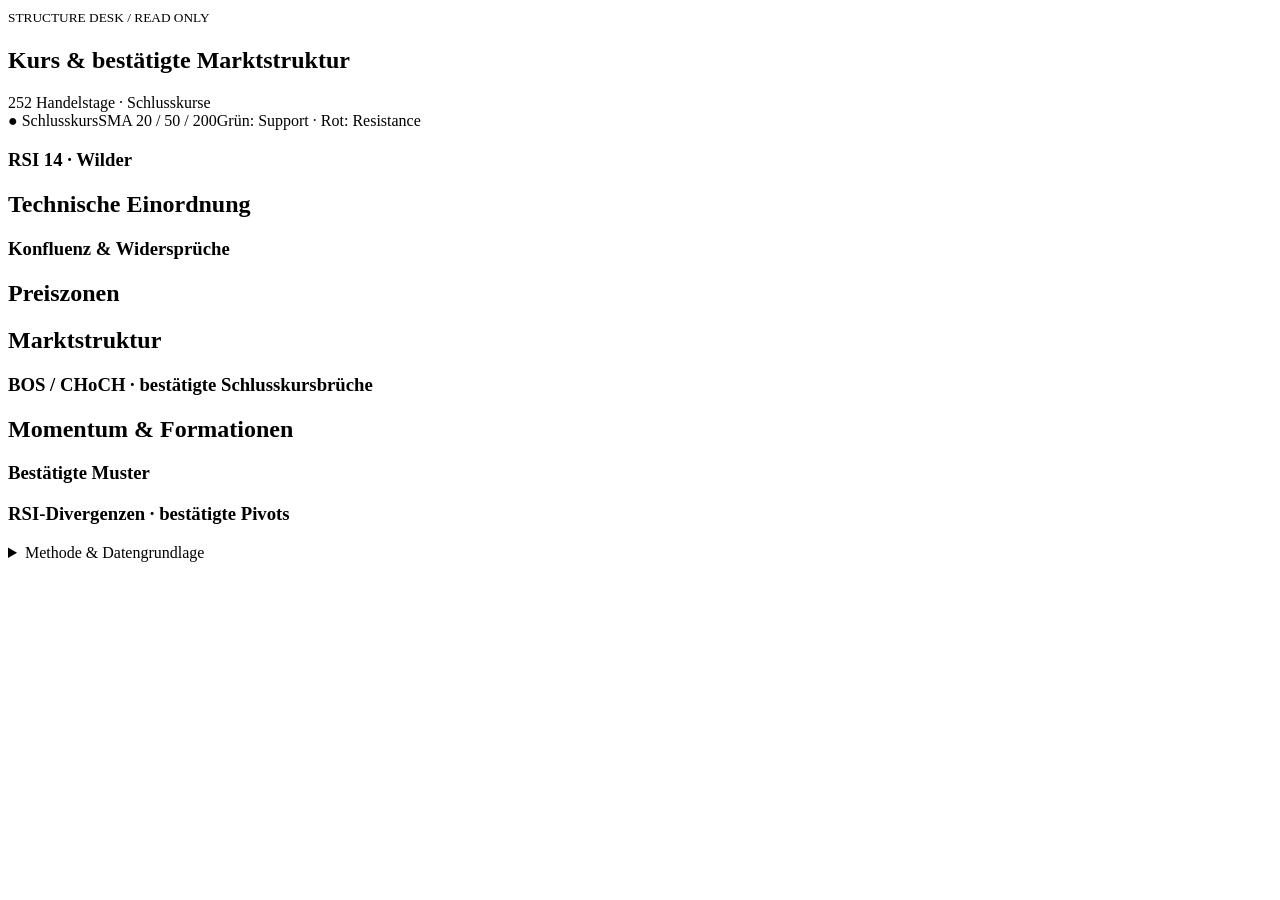
<file: experiments/structure_desk/view.html>
<!doctype html><html lang="de"><head><meta charset="utf-8"><meta name="viewport" content="width=device-width,initial-scale=1">
<meta http-equiv="Content-Security-Policy" content="default-src 'none'; script-src 'unsafe-inline'; style-src 'unsafe-inline'; img-src data:; connect-src 'none'; base-uri 'none'; form-action 'none'">
<title>Structure Desk · technische Einordnung</title><style>/*STYLE*/</style></head>
<body><main><header><div><small>STRUCTURE DESK / READ ONLY</small><h1 id="title"></h1><p id="meta"></p></div><div id="state"></div></header>
<section class="metrics" id="metrics" aria-label="Technischer Überblick"></section>
<section class="chart-panel"><div class="section-head"><h2>Kurs & bestätigte Marktstruktur</h2><span>252 Handelstage · Schlusskurse</span></div><div class="legend"><span>● Schlusskurs</span><span>SMA 20 / 50 / 200</span><span>Grün: Support · Rot: Resistance</span></div><div id="price-chart"></div><p id="price-readout"></p>
<div class="section-head"><h3>RSI 14 · Wilder</h3><span id="rsi-state"></span></div><div id="rsi-chart"></div><p id="rsi-readout"></p></section>
<div class="two-col"><section class="panel"><h2>Technische Einordnung</h2><div id="assessment"></div><h3>Konfluenz & Widersprüche</h3><ul id="conflicts"></ul></section>
<section class="panel"><h2>Preiszonen</h2><div id="zones"></div></section></div>
<div class="two-col"><section class="panel"><h2>Marktstruktur</h2><div id="swings"></div><h3>BOS / CHoCH · bestätigte Schlusskursbrüche</h3><div id="breaks"></div></section>
<section class="panel"><h2>Momentum & Formationen</h2><div id="trends"></div><h3>Bestätigte Muster</h3><div id="patterns"></div><h3>RSI-Divergenzen · bestätigte Pivots</h3><div id="divergences"></div></section></div>
<details><summary>Methode & Datengrundlage</summary><div id="evidence"></div></details></main>
<script id="report-data" type="application/json">/*DATA*/</script><script>/*SCRIPT*/</script></body></html>
</file>
